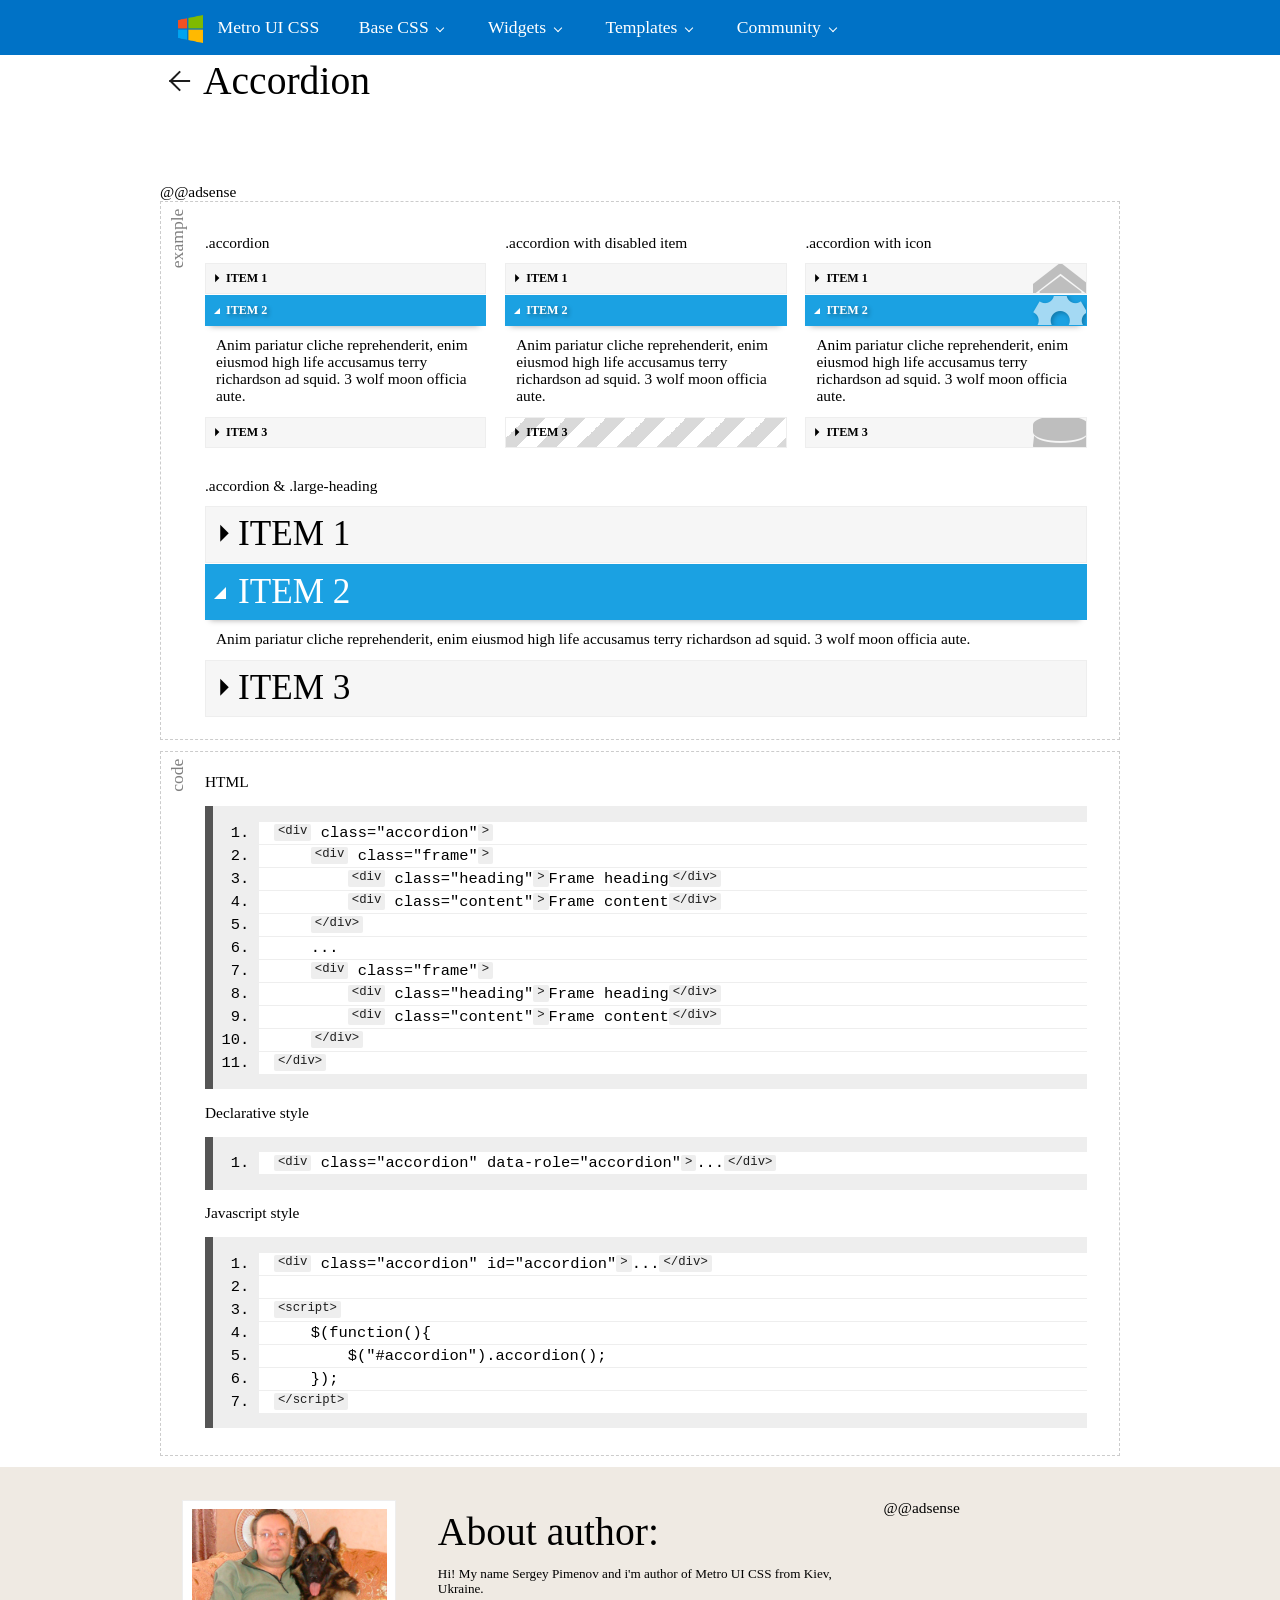
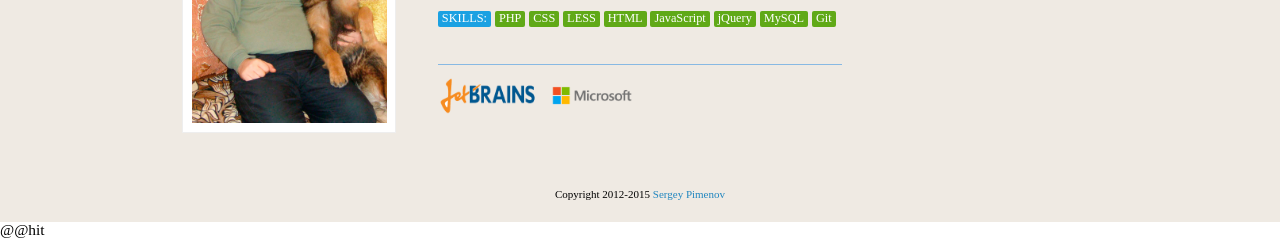
<file: Project/master/docs/accordion.html>
<!DOCTYPE html>
<html>
<head lang="en">
    <meta charset="UTF-8">
    <meta http-equiv="X-UA-Compatible" content="IE=edge">
    <meta name="viewport" content="width=device-width, initial-scale=1.0, maximum-scale=1.0, user-scalable=no">
    <meta name="description" content="Metro, a sleek, intuitive, and powerful framework for faster and easier web development for Windows Metro Style.">
    <meta name="keywords" content="HTML, CSS, JS, JavaScript, framework, metro, front-end, frontend, web development">
    <meta name="author" content="Sergey Pimenov and Metro UI CSS contributors">

    <link rel='shortcut icon' type='image/x-icon' href='favicon.ico' />
    <title>Accordion :: Metro UI CSS - The front-end framework for developing projects on the web in Windows Metro Style</title>

    <link href="css/metro.css" rel="stylesheet">
    <link href="css/metro-icons.css" rel="stylesheet">

    <link href="css/docs.css" rel="stylesheet">

    <script src="js/jquery-2.1.3.min.js"></script>
    <script src="js/metro.js"></script>
    <script src="js/docs.js"></script>
    <script src="js/prettify/run_prettify.js"></script>
    <script src="js/ga.js"></script>
    <script async src="//pagead2.googlesyndication.com/pagead/js/adsbygoogle.js"></script>

</head>
<body onload="init()">
    <div class="container page-content">
        <h1><a href="index.html" class="nav-button transform"><span></span></a>&nbsp;Accordion</h1>

        @@adsense

        <div class="example" data-text="example">
            <div class="grid">
                <div class="row cells3">
                    <div class="cell">
                        <h5>.accordion</h5>
                        <div class="accordion" data-role="accordion" data-close-any="true">
                            <div class="frame">
                                <div class="heading">Item 1</div>
                                <div class="content">
                                    Duis autem vel eum iriure dolor in hendrerit in vulputate. Ut wisi enim ad minim veniam, quis nostrud exerci tation ullamcorper suscipit lobortis nisl ut.
                                </div>
                            </div>
                            <div class="frame active">
                                <div class="heading">Item 2</div>
                                <div class="content">
                                    Anim pariatur cliche reprehenderit, enim eiusmod high life accusamus terry richardson ad squid. 3 wolf moon officia aute.
                                </div>
                            </div>
                            <div class="frame">
                                <div class="heading">Item 3</div>
                                <div class="content">
                                    Lorem Ipsum is simply dummy text of the printing and typesetting industry. Lorem Ipsum has been the industry's standard dummy text ever since the 1500s.
                                </div>
                            </div>
                        </div>
                    </div>

                    <div class="cell">
                        <h5>.accordion with disabled item</h5>
                        <div class="accordion" data-role="accordion">
                            <div class="frame">
                                <div class="heading">Item 1</div>
                                <div class="content">
                                    Duis autem vel eum iriure dolor in hendrerit in vulputate. Ut wisi enim ad minim veniam, quis nostrud exerci tation ullamcorper suscipit lobortis nisl ut.
                                </div>
                            </div>
                            <div class="frame active">
                                <div class="heading">Item 2</div>
                                <div class="content">
                                    Anim pariatur cliche reprehenderit, enim eiusmod high life accusamus terry richardson ad squid. 3 wolf moon officia aute.
                                </div>
                            </div>
                            <div class="frame disabled">
                                <div class="heading">Item 3</div>
                                <div class="content">
                                    Lorem Ipsum is simply dummy text of the printing and typesetting industry. Lorem Ipsum has been the industry's standard dummy text ever since the 1500s.
                                </div>
                            </div>
                        </div>
                    </div>

                    <div class="cell">
                        <h5>.accordion with icon</h5>
                        <div class="accordion" data-role="accordion">
                            <div class="frame">
                                <div class="heading">Item 1<span class="mif-home icon"></span></div>
                                <div class="content">
                                    Duis autem vel eum iriure dolor in hendrerit in vulputate. Ut wisi enim ad minim veniam, quis nostrud exerci tation ullamcorper suscipit lobortis nisl ut.
                                </div>
                            </div>
                            <div class="frame active">
                                <div class="heading">Item 2<span class="mif-cog icon"></span></div>
                                <div class="content">
                                    Anim pariatur cliche reprehenderit, enim eiusmod high life accusamus terry richardson ad squid. 3 wolf moon officia aute.
                                </div>
                            </div>
                            <div class="frame">
                                <div class="heading">Item 3<span class="mif-database icon"></span></div>
                                <div class="content">
                                    Lorem Ipsum is simply dummy text of the printing and typesetting industry. Lorem Ipsum has been the industry's standard dummy text ever since the 1500s.
                                </div>
                            </div>
                        </div>
                    </div>
                </div>

                <div class="row">
                    <div class="cell">
                        <h5>.accordion & .large-heading</h5>
                        <div class="accordion large-heading" data-role="accordion">
                            <div class="frame">
                                <div class="heading">Item 1</div>
                                <div class="content">
                                    Duis autem vel eum iriure dolor in hendrerit in vulputate. Ut wisi enim ad minim veniam, quis nostrud exerci tation ullamcorper suscipit lobortis nisl ut.
                                </div>
                            </div>
                            <div class="frame active">
                                <div class="heading">Item 2</div>
                                <div class="content">
                                    Anim pariatur cliche reprehenderit, enim eiusmod high life accusamus terry richardson ad squid. 3 wolf moon officia aute.
                                </div>
                            </div>
                            <div class="frame">
                                <div class="heading">Item 3</div>
                                <div class="content">
                                    Lorem Ipsum is simply dummy text of the printing and typesetting industry. Lorem Ipsum has been the industry's standard dummy text ever since the 1500s.
                                </div>
                            </div>
                        </div>
                    </div>
                </div>
            </div>
        </div> <!-- End example -->

        <div class="example" data-text="code">
            <h5>HTML</h5>
            <pre class="prettyprint linenums"><code>
                &lt;div class="accordion"&gt;
                    &lt;div class="frame"&gt;
                        &lt;div class="heading"&gt;Frame heading&lt;/div&gt;
                        &lt;div class="content"&gt;Frame content&lt;/div&gt;
                    &lt;/div&gt;
                    ...
                    &lt;div class="frame"&gt;
                        &lt;div class="heading"&gt;Frame heading&lt;/div&gt;
                        &lt;div class="content"&gt;Frame content&lt;/div&gt;
                    &lt;/div&gt;
                &lt;/div&gt;
            </code></pre>
            <h5>Declarative style</h5>
            <pre class="prettyprint linenums"><code>
                &lt;div class="accordion" data-role="accordion"&gt;...&lt;/div&gt;
            </code></pre>
            <h5>Javascript style</h5>
            <pre class="prettyprint linenums"><code>
                &lt;div class="accordion" id="accordion"&gt;...&lt;/div&gt;

                &lt;script&gt;
                    $(function(){
                        $("#accordion").accordion();
                    });
                &lt;/script&gt;
            </code></pre>
        </div>
    </div>

    @@hit

</body>
</html>
</file>
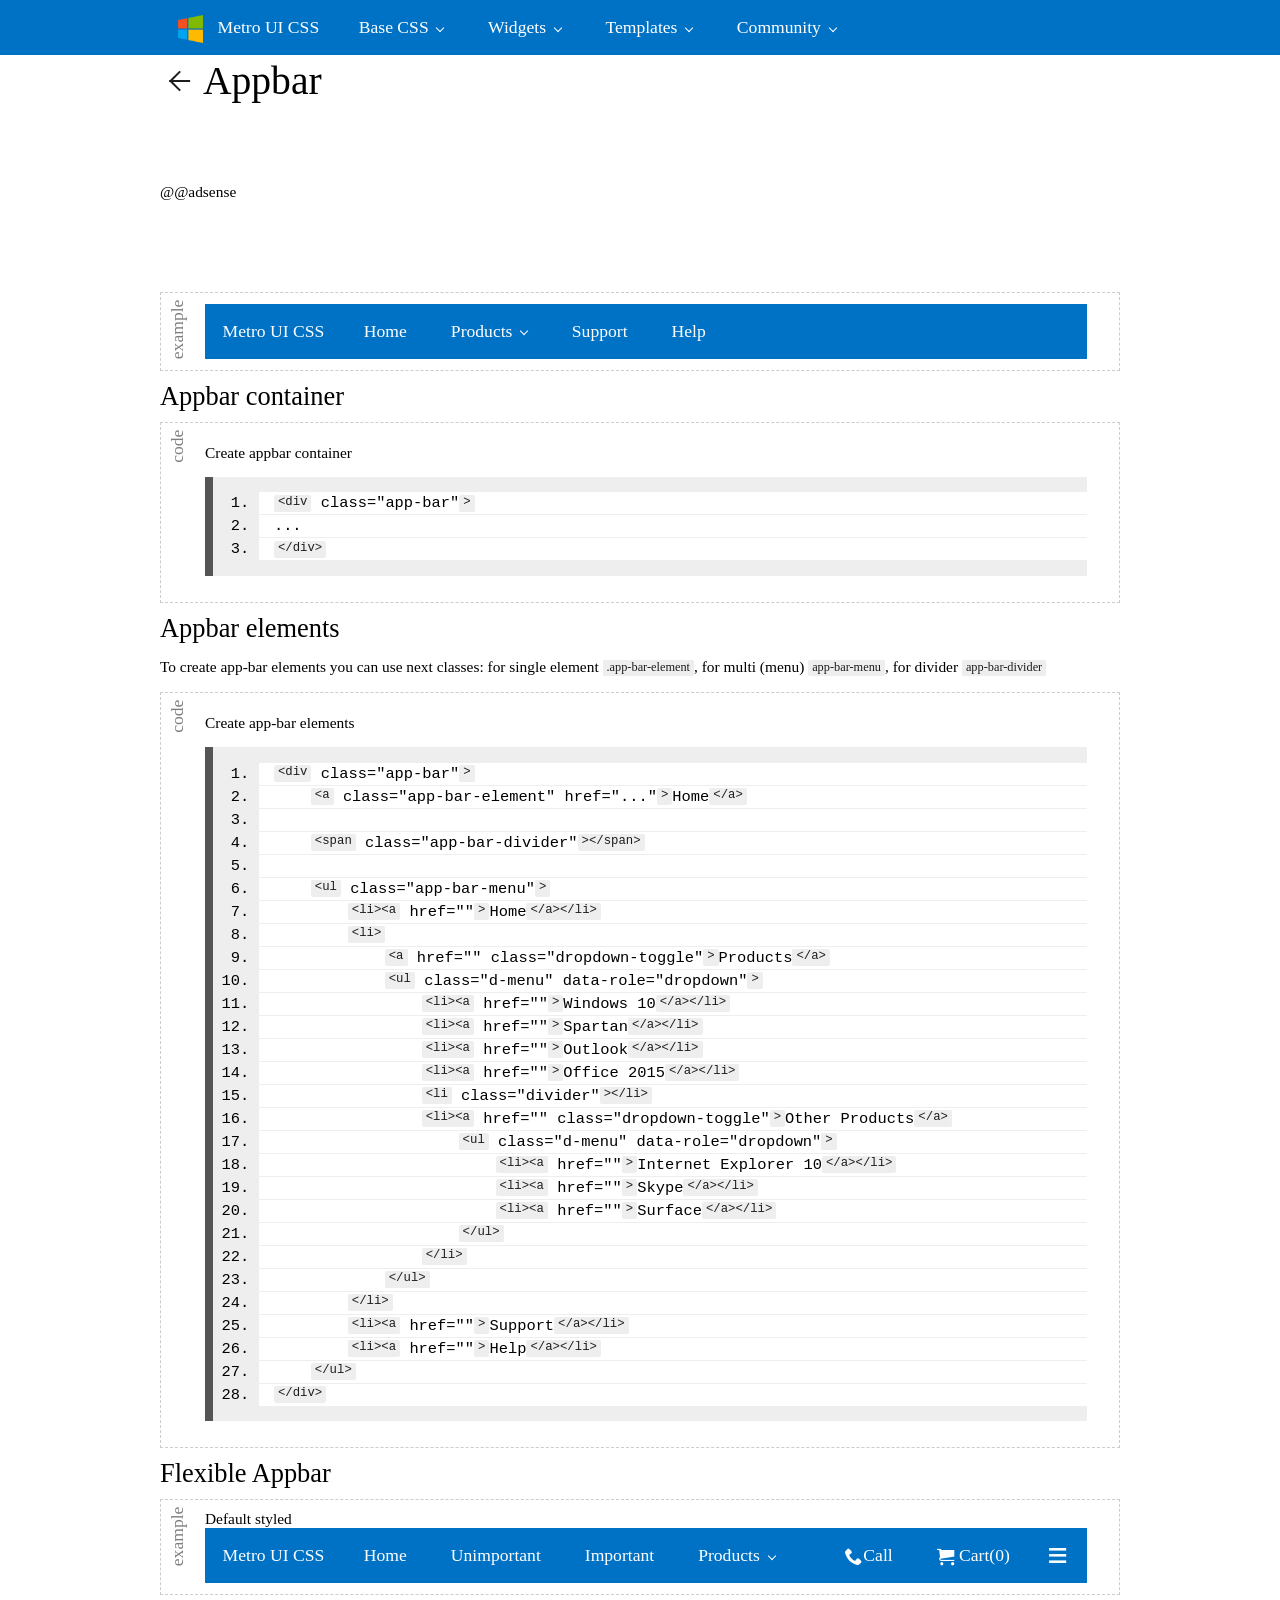
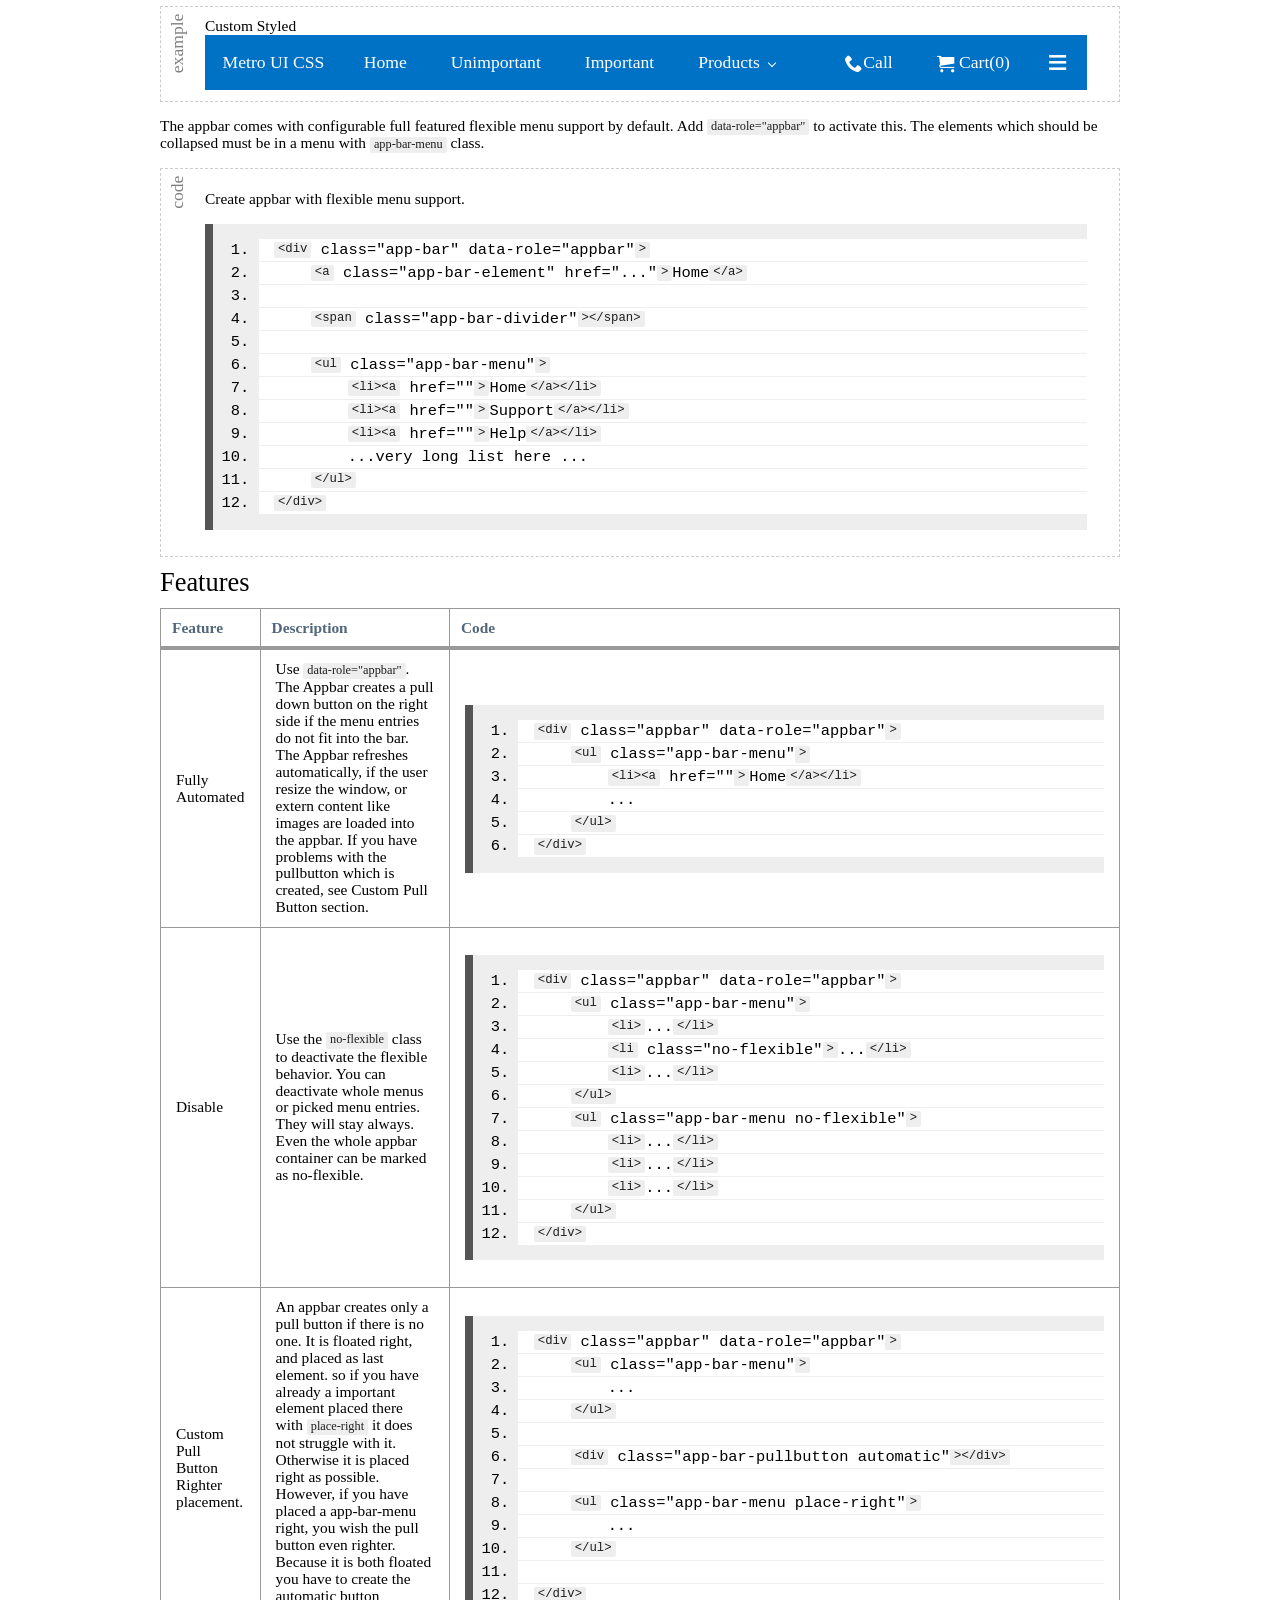
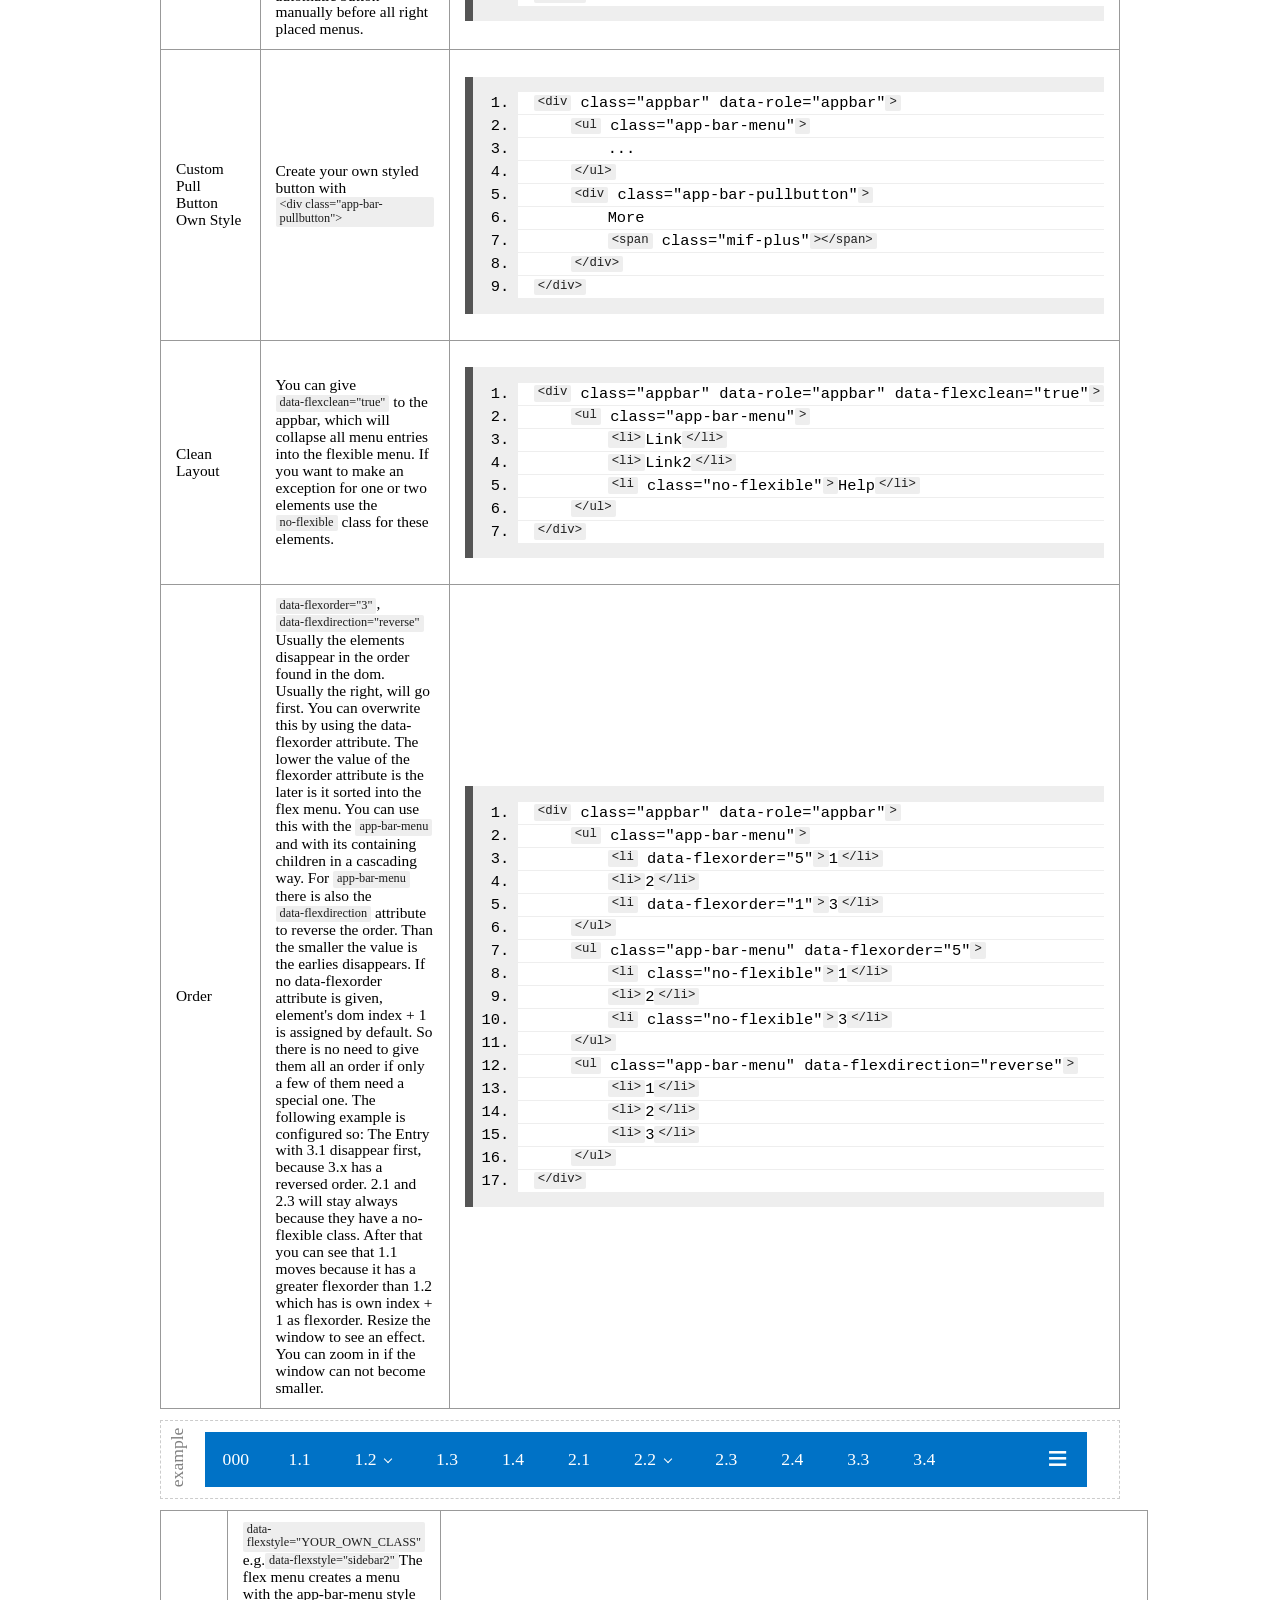
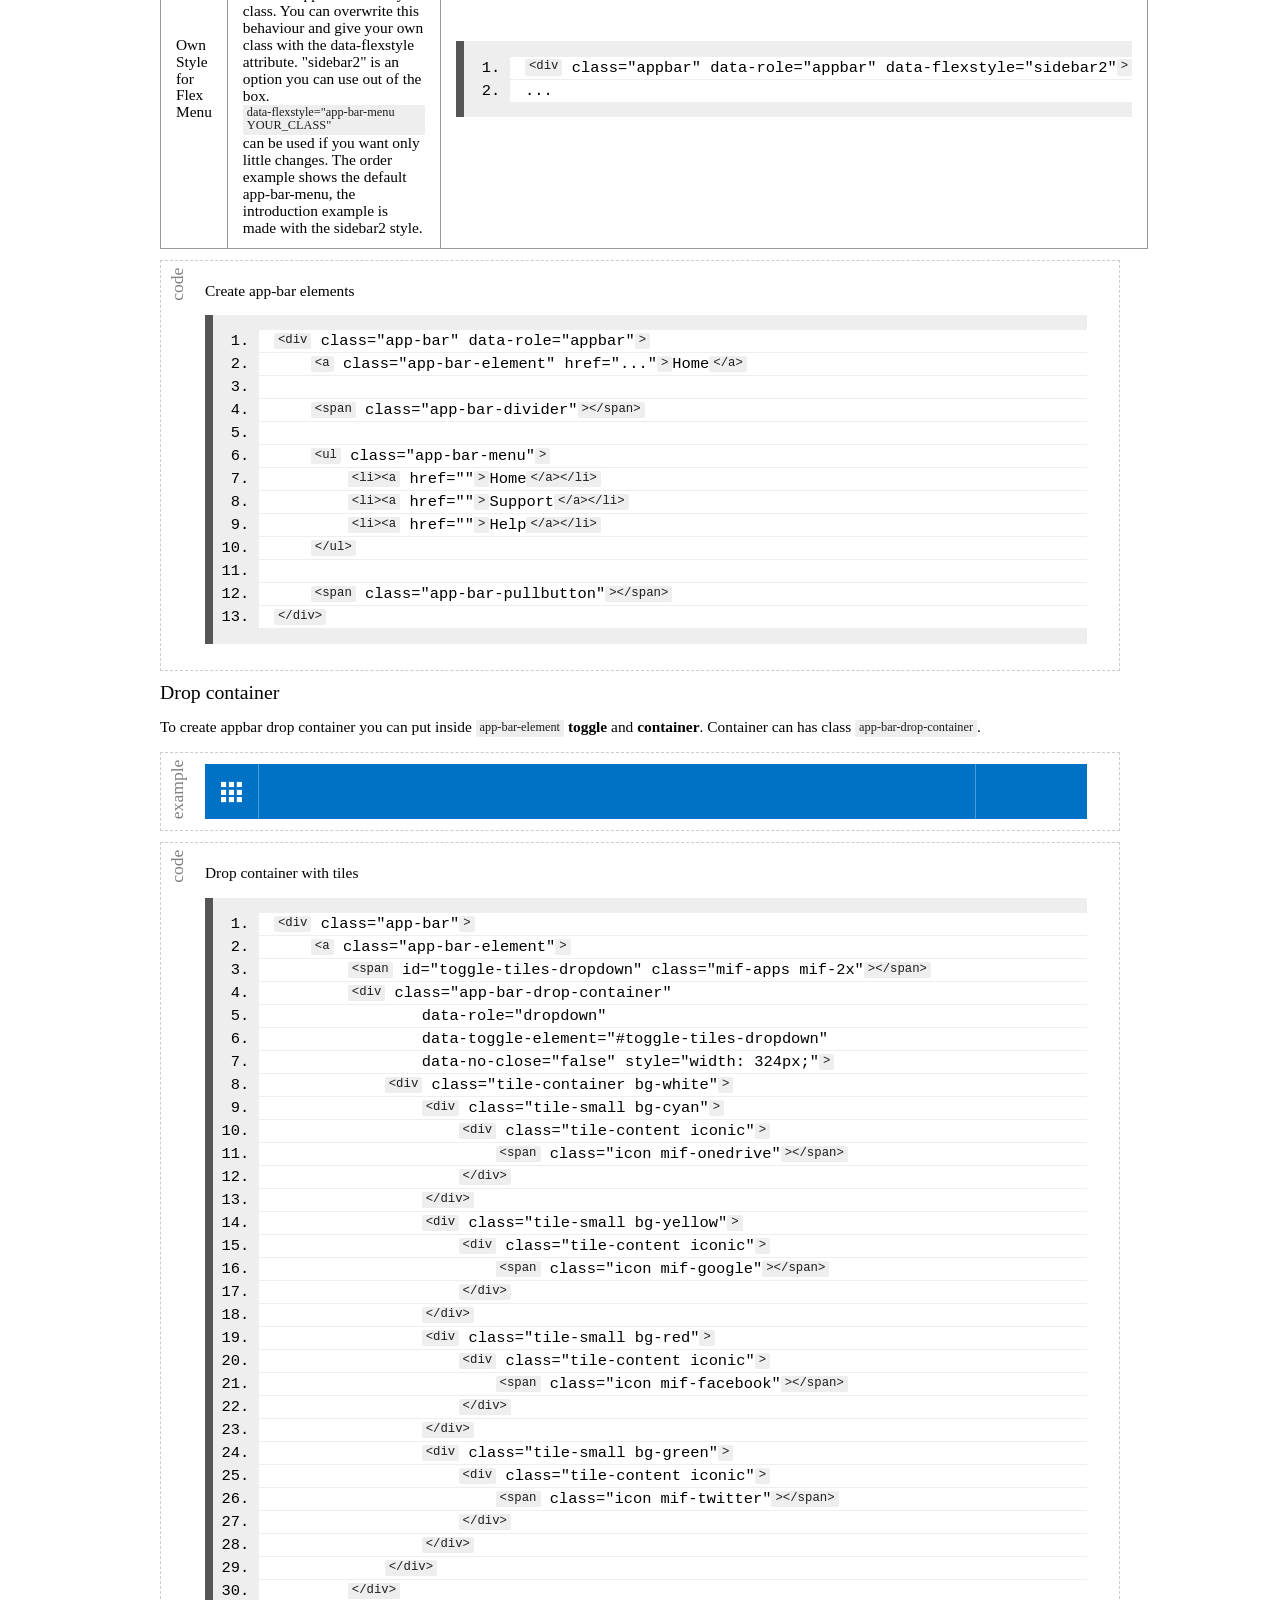
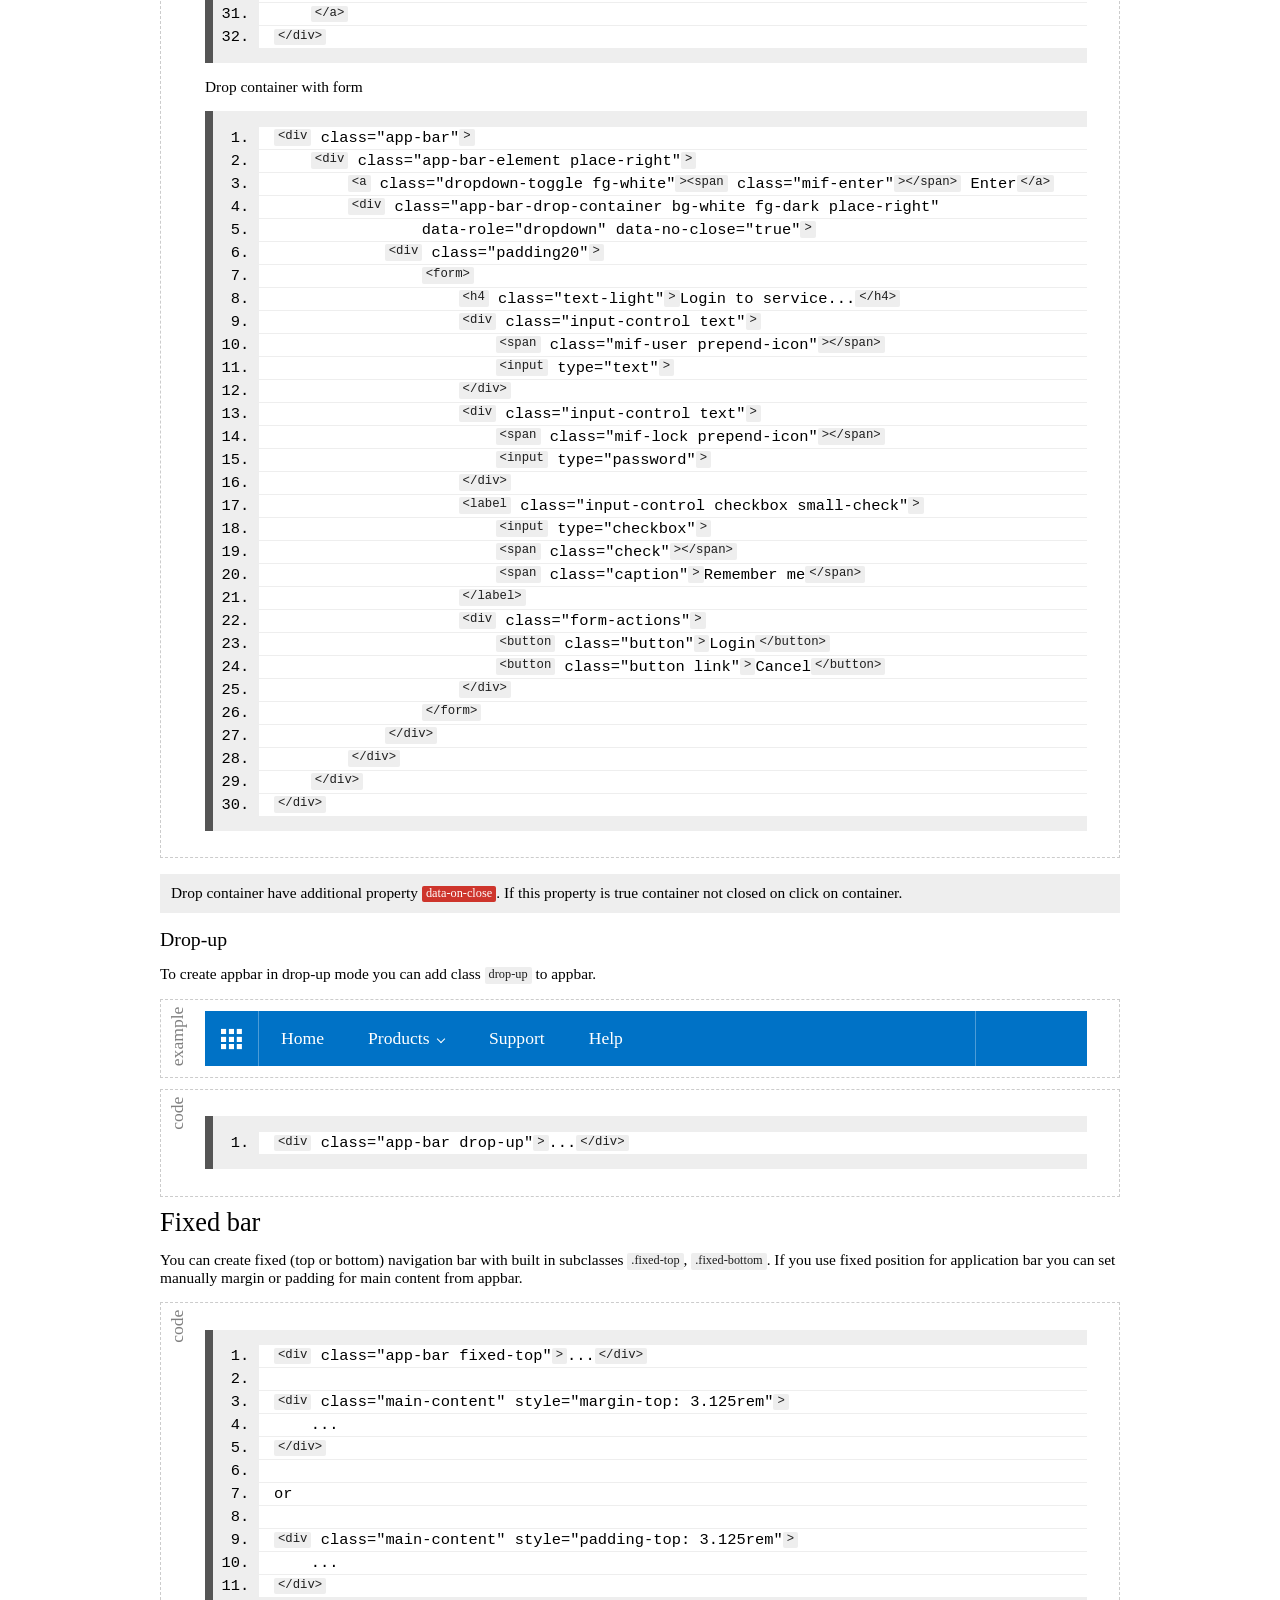
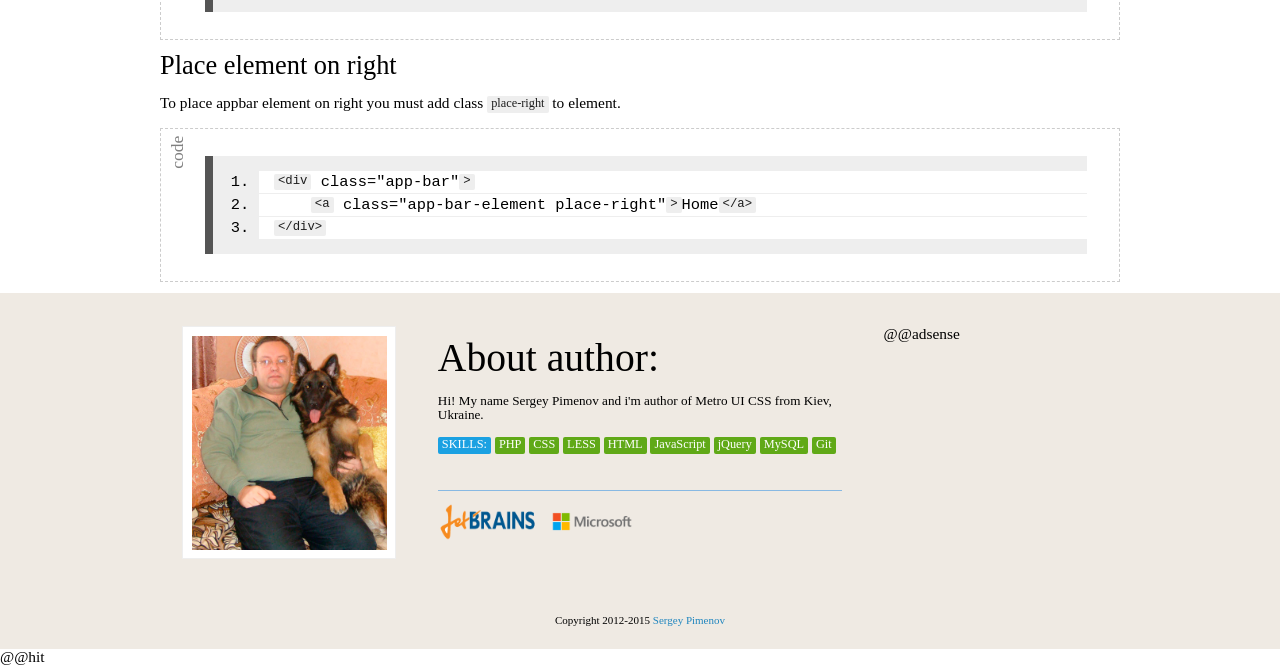
<file: Project/master/docs/appbar.html>
<!DOCTYPE html>
<html>
    <head lang="en">
        <meta charset="UTF-8">
        <meta http-equiv="X-UA-Compatible" content="IE=edge">
        <meta name="viewport" content="width=device-width, initial-scale=1.0, maximum-scale=1.0, user-scalable=no">
        <meta name="description" content="Metro, a sleek, intuitive, and powerful framework for faster and easier web development for Windows Metro Style.">
        <meta name="keywords" content="HTML, CSS, JS, JavaScript, framework, metro, front-end, frontend, web development">
        <meta name="author" content="Sergey Pimenov and Metro UI CSS contributors">

        <link rel='shortcut icon' type='image/x-icon' href='favicon.ico' />
        <title>Appbar :: Metro UI CSS - The front-end framework for developing projects on the web in Windows Metro Style</title>

        <link href="css/metro.css" rel="stylesheet">
        <link href="css/metro-icons.css" rel="stylesheet">
        <link href="css/docs.css" rel="stylesheet">

        <script src="js/jquery-2.1.3.min.js"></script>
        <script src="js/metro.js"></script>
        <script src="js/docs.js"></script>
        <script src="js/prettify/run_prettify.js"></script>
        <script src="js/ga.js"></script>
        <script async src="//pagead2.googlesyndication.com/pagead/js/adsbygoogle.js"></script>


    </head>
    <body onload="init()">
        <div class="container page-content">
            <h1><a href="index.html" class="nav-button transform"><span></span></a>&nbsp;Appbar</h1>

            @@adsense

            <div class="padding10 bg-lighterBlue fg-white margin10 no-margin-right no-margin-left align-center">
                Special thanks to <a href="http://xiphe.com" class="text-accent text-bold fg-white">Daniel Milbrandt</a> for adding flexible to appbar.
            </div>

            <div class="example" data-text="example">

                <div class="app-bar" data-role="appbar">

                    <a class="app-bar-element branding">Metro UI CSS</a>

                    <ul class="app-bar-menu">
                        <li><a href="">Home</a></li>
                        <li>
                            <a href="" class="dropdown-toggle">Products</a>
                            <ul class="d-menu" data-role="dropdown">
                                <li><a href="">Windows 10</a></li>
                                <li><a href="">Spartan</a></li>
                                <li><a href="">Outlook</a></li>
                                <li><a href="">Office 2015</a></li>
                                <li class="divider"></li>
                                <li><a href="" class="dropdown-toggle">Other Products</a>
                                    <ul class="d-menu" data-role="dropdown">
                                        <li><a href="">Internet Explorer 10</a></li>
                                        <li><a href="">Skype</a></li>
                                        <li><a href="">Surface</a></li>
                                    </ul>
                                </li>
                            </ul>
                        </li>
                        <li><a href="">Support</a></li>
                        <li><a href="">Help</a></li>
                    </ul>

                </div>
            </div>

            <h3>Appbar container</h3>
            <div class="example" data-text="code">
                <h5>Create appbar container</h5>
                <pre class="prettyprint linenums"><code>
                &lt;div class="app-bar"&gt;
                ...
                &lt;/div&gt;
            </code></pre>
            </div>

            <h3>Appbar elements</h3>
            <p>
                To create app-bar elements you can use next classes: for single element <span class="tag">.app-bar-element</span>, for multi (menu) <span class="tag">app-bar-menu</span>, for divider <span class="tag">app-bar-divider</span>
            </p>

            <div class="example" data-text="code">
                <h5>Create app-bar elements</h5>
                <pre class="prettyprint linenums"><code>
                &lt;div class="app-bar"&gt;
                    &lt;a class="app-bar-element" href="..."&gt;Home&lt;/a&gt;

                    &lt;span class="app-bar-divider"&gt;&lt;/span&gt;

                    &lt;ul class="app-bar-menu"&gt;
                        &lt;li&gt;&lt;a href=""&gt;Home&lt;/a&gt;&lt;/li&gt;
                        &lt;li&gt;
                            &lt;a href="" class="dropdown-toggle"&gt;Products&lt;/a&gt;
                            &lt;ul class="d-menu" data-role="dropdown"&gt;
                                &lt;li&gt;&lt;a href=""&gt;Windows 10&lt;/a&gt;&lt;/li&gt;
                                &lt;li&gt;&lt;a href=""&gt;Spartan&lt;/a&gt;&lt;/li&gt;
                                &lt;li&gt;&lt;a href=""&gt;Outlook&lt;/a&gt;&lt;/li&gt;
                                &lt;li&gt;&lt;a href=""&gt;Office 2015&lt;/a&gt;&lt;/li&gt;
                                &lt;li class="divider"&gt;&lt;/li&gt;
                                &lt;li&gt;&lt;a href="" class="dropdown-toggle"&gt;Other Products&lt;/a&gt;
                                    &lt;ul class="d-menu" data-role="dropdown"&gt;
                                        &lt;li&gt;&lt;a href=""&gt;Internet Explorer 10&lt;/a&gt;&lt;/li&gt;
                                        &lt;li&gt;&lt;a href=""&gt;Skype&lt;/a&gt;&lt;/li&gt;
                                        &lt;li&gt;&lt;a href=""&gt;Surface&lt;/a&gt;&lt;/li&gt;
                                    &lt;/ul&gt;
                                &lt;/li&gt;
                            &lt;/ul&gt;
                        &lt;/li&gt;
                        &lt;li&gt;&lt;a href=""&gt;Support&lt;/a&gt;&lt;/li&gt;
                        &lt;li&gt;&lt;a href=""&gt;Help&lt;/a&gt;&lt;/li&gt;
                    &lt;/ul&gt;
                &lt;/div&gt;
            </code></pre>
            </div>

            <h3>Flexible Appbar</h3>
            <div class="example" data-text="example">
                Default styled
                <div class="app-bar" data-role="appbar">

                    <a class="app-bar-element branding">Metro UI CSS</a>

                    <ul class="app-bar-menu">
                        <li><a href="">Home</a></li>
                        <li data-flexorder="2"><a href="">Unimportant</a></li>
                        <li data-flexorder="1"><a href="">Important</a></li>
                        <li>
                            <a href="" class="dropdown-toggle">Products</a>
                            <ul class="d-menu" data-role="dropdown">
                                <li><a href="">Windows 10</a></li>
                                <li><a href="">Spartan</a></li>
                                <li><a href="">Outlook</a></li>
                                <li><a href="">Office 2015</a></li>
                                <li class="divider"></li>
                                <li><a href="" class="dropdown-toggle">Other Products</a>
                                    <ul class="d-menu" data-role="dropdown">
                                        <li><a href="">Internet Explorer 10</a></li>
                                        <li><a href="">Skype</a></li>
                                        <li><a href="">Surface</a></li>
                                    </ul>
                                </li>
                            </ul>
                        </li>
                    </ul>
                    <div class="app-bar-pullbutton automatic"></div>
                    <ul class="app-bar-menu place-right" data-flexdirection="reverse">
                        <li>
                            <div class="input-control text">
                                <input type="text" placeholder="Search...">
                            </div>
                        </li>
                        <li><a href=""><span class="mif-phone icon"></span>Call</a></li>
                        <li><a href=""><span class="mif-cart icon"></span> Cart(0)</a></li>
                    </ul>
                </div>
            </div>
            <div class="example" data-text="example">
                Custom Styled
                <div class="app-bar" data-role="appbar" data-flexstyle="sidebar2">

                    <a class="app-bar-element branding">Metro UI CSS</a>

                    <ul class="app-bar-menu">
                        <li><a href="">Home</a></li>
                        <li data-flexorder="2"><a href="">Unimportant</a></li>
                        <li data-flexorder="1"><a href="">Important</a></li>
                        <li>
                            <a href="" class="dropdown-toggle">Products</a>
                            <ul class="d-menu" data-role="dropdown">
                                <li><a href="">Windows 10</a></li>
                                <li><a href="">Spartan</a></li>
                                <li><a href="">Outlook</a></li>
                                <li><a href="">Office 2015</a></li>
                                <li class="divider"></li>
                                <li><a href="" class="dropdown-toggle">Other Products</a>
                                    <ul class="d-menu" data-role="dropdown">
                                        <li><a href="">Internet Explorer 10</a></li>
                                        <li><a href="">Skype</a></li>
                                        <li><a href="">Surface</a></li>
                                    </ul>
                                </li>
                            </ul>
                        </li>
                    </ul>
                    <div class="app-bar-pullbutton automatic"></div>
                    <ul class="app-bar-menu place-right" data-flexdirection="reverse">
                        <li>
                            <div class="input-control text">
                                <input type="text" placeholder="Search...">
                            </div>
                        </li>
                        <li><a href=""><span class="mif-phone icon"></span>Call</a></li>
                        <li><a href=""><span class="mif-cart icon"></span> Cart(0)</a></li>
                    </ul>
                </div>
            </div>
            <p>
                The appbar comes with configurable full featured flexible menu support by default. Add <span class="tag">data-role="appbar"</span> to activate this. The elements which should be collapsed must be in a menu with <span class="tag">app-bar-menu</span> class.
            </p>
            <div class="example" data-text="code">
                <h5>Create appbar with flexible menu support.</h5>
                <pre class="prettyprint linenums"><code>
                    &lt;div class="app-bar" data-role="appbar"&gt;
                        &lt;a class="app-bar-element" href="..."&gt;Home&lt;/a&gt;

                        &lt;span class="app-bar-divider"&gt;&lt;/span&gt;

                        &lt;ul class="app-bar-menu"&gt;
                            &lt;li&gt;&lt;a href=""&gt;Home&lt;/a&gt;&lt;/li&gt;
                            &lt;li&gt;&lt;a href=""&gt;Support&lt;/a&gt;&lt;/li&gt;
                            &lt;li&gt;&lt;a href=""&gt;Help&lt;/a&gt;&lt;/li&gt;
                            ...very long list here ...
                        &lt;/ul&gt;
                    &lt;/div&gt;
                </code></pre>
            </div>

            <h3>Features</h3>
            <table class="table bordered border">
                <thead>
                    <tr>
                        <td>Feature</td>
                        <td>Description</td>
                        <td>Code</td>
                    </tr>
                </thead>
                <tbody>
                    <tr>
                        <td>Fully Automated</td>
                        <td>
                            Use <span class="tag">data-role="appbar"</span>. The Appbar creates a pull down button on the right side if the menu entries do not fit into the bar.
                            The Appbar refreshes automatically, if the user resize the window, or extern content like images are loaded into the appbar. If you have problems with the pullbutton which is created, see Custom Pull Button section.
                        </td>
                        <td>
                            <pre class="prettyprint linenums"><code>
                                &lt;div class=&quot;appbar&quot; data-role=&quot;appbar&quot;&gt;
                                    &lt;ul class=&quot;app-bar-menu&quot;&gt;
                                        &lt;li&gt;&lt;a href=&quot;&quot;&gt;Home&lt;/a&gt;&lt;/li&gt;
                                        ...
                                    &lt;/ul&gt;
                                &lt;/div&gt;
                            </code></pre>
                        </td>
                    </tr>

                    <tr>
                        <td>Disable</td>
                        <td>Use the <span class="tag">no-flexible</span> class to deactivate the flexible behavior. You can deactivate whole menus or picked menu entries. They will stay always. Even the whole appbar container can be marked as no-flexible. 
                        </td>
                        <td>
                            <pre class="prettyprint linenums"><code>
                                &lt;div class=&quot;appbar&quot; data-role=&quot;appbar&quot;&gt;
                                    &lt;ul class=&quot;app-bar-menu&quot;&gt;
                                        &lt;li&gt;...&lt;/li&gt;
                                        &lt;li class=&quot;no-flexible&quot;&gt;...&lt;/li&gt;
                                        &lt;li&gt;...&lt;/li&gt;
                                    &lt;/ul&gt;
                                    &lt;ul class=&quot;app-bar-menu no-flexible&quot;&gt;
                                        &lt;li&gt;...&lt;/li&gt;
                                        &lt;li&gt;...&lt;/li&gt;
                                        &lt;li&gt;...&lt;/li&gt;
                                    &lt;/ul&gt;
                                &lt;/div&gt;
                            </code></pre>
                        </td>
                    </tr>
                    <tr>
                        <td>Custom Pull Button<br /> Righter placement.</td>
                        <td>An appbar creates only a pull button if there is no one. It is floated right, and placed as last element. so if you have already a important element placed there with <span class="tag">place-right</span> it does not struggle with it. Otherwise it is placed right as possible. However, if you have placed a app-bar-menu right, you wish the pull button even righter. Because it is both floated you have to create the automatic button manually before all right placed menus.</td>
                        <td>
                            <pre class="prettyprint linenums"><code>
                                &lt;div class=&quot;appbar&quot; data-role=&quot;appbar&quot;&gt;
                                    &lt;ul class=&quot;app-bar-menu&quot;&gt;
                                        ...
                                    &lt;/ul&gt;

                                    &lt;div class=&quot;app-bar-pullbutton automatic&quot;&gt;&lt;/div&gt;

                                    &lt;ul class=&quot;app-bar-menu place-right&quot;&gt;
                                        ...
                                    &lt;/ul&gt;
                                    
                                &lt;/div&gt;
                            </code></pre>
                        </td>
                    </tr>
                    <tr>
                        <td>Custom Pull Button<br /> Own Style</td>
                        <td>Create your own styled button with <span class="tag">&lt;div class=&quot;app-bar-pullbutton&quot;&gt;</span></td>
                        <td>
                            <pre class="prettyprint linenums"><code>
                                &lt;div class=&quot;appbar&quot; data-role=&quot;appbar&quot;&gt;
                                    &lt;ul class=&quot;app-bar-menu&quot;&gt;
                                        ...
                                    &lt;/ul&gt;
                                    &lt;div class=&quot;app-bar-pullbutton&quot;&gt;
                                        More
                                        &lt;span class=&quot;mif-plus&quot;&gt;&lt;/span&gt;
                                    &lt;/div&gt;
                                &lt;/div&gt;
                            </code></pre>
                        </td>
                    </tr>
                    <tr>
                        <td>Clean Layout</td>
                        <td>You can give <span class="tag">data-flexclean="true"</span> to the appbar, which will collapse all menu entries into the flexible menu. If you want to make an exception for one or two elements use the <span class="tag">no-flexible</span> class for these elements.</td>
                        <td>
                            <pre class="prettyprint linenums"><code>
                                &lt;div class=&quot;appbar&quot; data-role=&quot;appbar&quot; data-flexclean=&quot;true&quot;&gt;
                                    &lt;ul class=&quot;app-bar-menu&quot;&gt;
                                        &lt;li&gt;Link&lt;/li&gt;
                                        &lt;li&gt;Link2&lt;/li&gt;
                                        &lt;li class=&quot;no-flexible&quot;&gt;Help&lt;/li&gt;
                                    &lt;/ul&gt;
                                &lt;/div&gt;
                            </code></pre>
                        </td>
                    </tr>
                    <tr>
                        <td>Order</td>
                        <td><span class="tag">data-flexorder="3"</span>, <span class="tag">data-flexdirection="reverse"</span>Usually the elements disappear in the order found in the dom. Usually the right, will go first. You can overwrite this by using the data-flexorder attribute. The lower the value of the flexorder attribute is the later is it sorted into the flex menu. You can use this with the <span class="tag">app-bar-menu</span> and with its containing children in a cascading way. For <span class="tag">app-bar-menu</span> there is also the <span class="tag">data-flexdirection</span> attribute to reverse the order. Than the smaller the value is the earlies disappears. If no data-flexorder attribute is given, element's dom index + 1 is assigned by default. So there is no need to give them all an order if only a few of them need a special one. The following example is configured so: The Entry with 3.1 disappear first, because 3.x has a reversed order. 2.1 and 2.3 will stay always because they have a no-flexible class. After that you can see that 1.1 moves because it has a greater flexorder than 1.2 which has is own index + 1 as flexorder. Resize the window to see an effect. You can zoom in if the window can not become smaller.</td>
                        <td>
                            <pre class="prettyprint linenums"><code>
                                &lt;div class=&quot;appbar&quot; data-role=&quot;appbar&quot;&gt;
                                    &lt;ul class=&quot;app-bar-menu&quot;&gt;
                                        &lt;li data-flexorder=&quot;5&quot;&gt;1&lt;/li&gt;
                                        &lt;li&gt;2&lt;/li&gt;
                                        &lt;li data-flexorder=&quot;1&quot;&gt;3&lt;/li&gt;
                                    &lt;/ul&gt;
                                    &lt;ul class=&quot;app-bar-menu&quot; data-flexorder=&quot;5&quot;&gt;
                                        &lt;li class=&quot;no-flexible&quot;&gt;1&lt;/li&gt;
                                        &lt;li&gt;2&lt;/li&gt;
                                        &lt;li class=&quot;no-flexible&quot;&gt;3&lt;/li&gt;
                                    &lt;/ul&gt;
                                    &lt;ul class=&quot;app-bar-menu&quot; data-flexdirection=&quot;reverse&quot;&gt;
                                        &lt;li&gt;1&lt;/li&gt;
                                        &lt;li&gt;2&lt;/li&gt;
                                        &lt;li&gt;3&lt;/li&gt;
                                    &lt;/ul&gt;
                                &lt;/div&gt;
                            </code></pre>
                        </td>
                    </tr>
                </tbody>
            </table>
            <td colspan="3">
                <div class="example" data-text="example">

                    <div class="app-bar" data-role="appbar">

                        <a class="app-bar-element branding">000</a>

                        <ul class="app-bar-menu">
                            <li data-flexorder="5"><a href="" data-flexorder="3">1.1</a></li>
                            <li>
                                <a href="" class="dropdown-toggle">1.2</a>
                                <ul class="d-menu" data-role="dropdown">
                                    <li><a href="">1.2.1</a></li>
                                    <li><a href="">1.2.2</a></li>
                                    <li><a href="">1.2.3</a></li>
                                    <li><a href="">1.2.4</a></li>
                                    <li class="divider"></li>
                                    <li><a href="" class="dropdown-toggle">1.2.5</a>
                                        <ul class="d-menu" data-role="dropdown">
                                            <li><a href="">1.2.5.1</a></li>
                                            <li><a href="">1.2.5.2</a></li>
                                            <li><a href="">1.2.5.3</a></li>
                                        </ul>
                                    </li>
                                </ul>
                            </li>
                            <li data-flexorder="3"><a href="" data-flexorder="3">1.3</a></li>
                            <li><a href="" data-flexorder="6">1.4</a></li>
                        </ul>
                        <ul class="app-bar-menu">
                            <li class="no-flexible"><a href="">2.1</a></li>
                            <li>
                                <a href="" class="dropdown-toggle">2.2</a>
                                <ul class="d-menu" data-role="dropdown">
                                    <li><a href="">2.2.1</a></li>
                                    <li><a href="">2.2.2</a></li>
                                    <li><a href="">2.2.3</a></li>
                                    <li><a href="">2.2.4</a></li>
                                    <li class="divider"></li>
                                    <li><a href="" class="dropdown-toggle">2.2.4.1</a>
                                        <ul class="d-menu" data-role="dropdown">
                                            <li><a href="">2.2.4.2</a></li>
                                            <li><a href="">2.2.4.3</a></li>
                                            <li><a href="">2.2.4.4</a></li>
                                        </ul>
                                    </li>
                                </ul>
                            </li>
                            <li class="no-flexible"><a href="">2.3</a></li>
                            <li class=""><a href="">2.4</a></li>
                        </ul>
                        <ul class="app-bar-menu" data-flexdirection="reverse">
                            <li><a href="">3.1</a></li>
                            <li>
                                <a href="" class="dropdown-toggle">3.2</a>
                                <ul class="d-menu" data-role="dropdown">
                                    <li><a href="">3.2.1</a></li>
                                    <li><a href="">3.2.2</a></li>
                                    <li><a href="">3.2.3</a></li>
                                    <li><a href="">3.2.4</a></li>
                                </ul>
                            </li>
                            <li><a href="">3.3</a></li>
                            <li class=""><a href="">3.4</a></li>
                        </ul>
                    </div>
                </div>
                <table class="table bordered border">
                    <thead>
                    </thead>
                    <tbody>
                        <tr>
                            <td>Own Style for Flex Menu</td>
                            <td><span class="tag">data-flexstyle="YOUR_OWN_CLASS"</span> e.g.<span class="tag">data-flexstyle="sidebar2"</span>The flex menu creates a menu with the app-bar-menu style class. You can overwrite this behaviour and give your own class with the data-flexstyle attribute. "sidebar2" is an option you can use out of the box. <span class="tag">data-flexstyle="app-bar-menu YOUR_CLASS"</span> can be used if you want only little changes. The order example shows the default app-bar-menu, the introduction example is made with the sidebar2 style.</td>
                            <td>
                                <pre class="prettyprint linenums"><code>
                                &lt;div class=&quot;appbar&quot; data-role=&quot;appbar&quot; data-flexstyle=&quot;sidebar2&quot;&gt;
                                ...
                                </code></pre>
                            </td>
                        </tr>
                    </tbody>
                </table>


                <div class="example" data-text="code">
                    <h5>Create app-bar elements</h5>
                    <pre class="prettyprint linenums"><code>
                &lt;div class="app-bar" data-role="appbar"&gt;
                    &lt;a class="app-bar-element" href="..."&gt;Home&lt;/a&gt;

                    &lt;span class="app-bar-divider"&gt;&lt;/span&gt;

                    &lt;ul class="app-bar-menu"&gt;
                        &lt;li&gt;&lt;a href=""&gt;Home&lt;/a&gt;&lt;/li&gt;
                        &lt;li&gt;&lt;a href=""&gt;Support&lt;/a&gt;&lt;/li&gt;
                        &lt;li&gt;&lt;a href=""&gt;Help&lt;/a&gt;&lt;/li&gt;
                    &lt;/ul&gt;

                    &lt;span class="app-bar-pullbutton"&gt;&lt;/span&gt;
                &lt;/div&gt;
            </code></pre>
                </div>

                <h4>Drop container</h4>

                <p>
                    To create appbar drop container you can put inside <span class="tag">app-bar-element</span> <strong>toggle</strong> and <strong>container</strong>. Container can has class <span class="tag">app-bar-drop-container</span>.
                </p>

                <div class="example" data-text="example">
                    <div class="app-bar">
                        <a class="app-bar-element">
                            <span id="toggle-tiles-dropdown" class="mif-apps mif-2x"></span>
                            <div class="app-bar-drop-container" data-role="dropdown" data-toggle-element="#toggle-tiles-dropdown" data-no-close="false" style="width: 324px;">
                                <div class="tile-container bg-white">
                                    <div class="tile-small bg-cyan">
                                        <div class="tile-content iconic">
                                            <span class="icon mif-onedrive"></span>
                                        </div>
                                    </div>
                                    <div class="tile-small bg-yellow">
                                        <div class="tile-content iconic">
                                            <span class="icon mif-google"></span>
                                        </div>
                                    </div>
                                    <div class="tile-small bg-red">
                                        <div class="tile-content iconic">
                                            <span class="icon mif-facebook"></span>
                                        </div>
                                    </div>
                                    <div class="tile-small bg-green">
                                        <div class="tile-content iconic">
                                            <span class="icon mif-twitter"></span>
                                        </div>
                                    </div>
                                </div>
                            </div>
                        </a>

                        <div class="app-bar-divider"></div>

                        <div class="app-bar-element place-right">
                            <a class="dropdown-toggle fg-white"><span class="mif-enter"></span> Enter</a>
                            <div class="app-bar-drop-container bg-white fg-dark place-right" data-role="dropdown" data-no-close="true">
                                <div class="padding20">
                                    <form>
                                        <h4 class="text-light">Login to service...</h4>
                                        <div class="input-control text">
                                            <span class="mif-user prepend-icon"></span>
                                            <input type="text">
                                        </div>
                                        <div class="input-control text">
                                            <span class="mif-lock prepend-icon"></span>
                                            <input type="password">
                                        </div>
                                        <label class="input-control checkbox small-check">
                                            <input type="checkbox">
                                            <span class="check"></span>
                                            <span class="caption">Remember me</span>
                                        </label>
                                        <div class="form-actions">
                                            <button class="button">Login</button>
                                            <button class="button link">Cancel</button>
                                        </div>
                                    </form>
                                </div>
                            </div>
                        </div>

                        <div class="app-bar-divider place-right"></div>
                    </div>
                </div>

                <div class="example" data-text="code">
                    <h5>Drop container with tiles</h5>
                    <pre class="prettyprint linenums"><code>
                &lt;div class="app-bar"&gt;
                    &lt;a class="app-bar-element"&gt;
                        &lt;span id="toggle-tiles-dropdown" class="mif-apps mif-2x"&gt;&lt;/span&gt;
                        &lt;div class="app-bar-drop-container"
                                data-role="dropdown"
                                data-toggle-element="#toggle-tiles-dropdown"
                                data-no-close="false" style="width: 324px;"&gt;
                            &lt;div class="tile-container bg-white"&gt;
                                &lt;div class="tile-small bg-cyan"&gt;
                                    &lt;div class="tile-content iconic"&gt;
                                        &lt;span class="icon mif-onedrive"&gt;&lt;/span&gt;
                                    &lt;/div&gt;
                                &lt;/div&gt;
                                &lt;div class="tile-small bg-yellow"&gt;
                                    &lt;div class="tile-content iconic"&gt;
                                        &lt;span class="icon mif-google"&gt;&lt;/span&gt;
                                    &lt;/div&gt;
                                &lt;/div&gt;
                                &lt;div class="tile-small bg-red"&gt;
                                    &lt;div class="tile-content iconic"&gt;
                                        &lt;span class="icon mif-facebook"&gt;&lt;/span&gt;
                                    &lt;/div&gt;
                                &lt;/div&gt;
                                &lt;div class="tile-small bg-green"&gt;
                                    &lt;div class="tile-content iconic"&gt;
                                        &lt;span class="icon mif-twitter"&gt;&lt;/span&gt;
                                    &lt;/div&gt;
                                &lt;/div&gt;
                            &lt;/div&gt;
                        &lt;/div&gt;
                    &lt;/a&gt;
                &lt;/div&gt;
            </code></pre>

                    <h5>Drop container with form</h5>
                    <pre class="prettyprint linenums"><code>
                &lt;div class="app-bar"&gt;
                    &lt;div class="app-bar-element place-right"&gt;
                        &lt;a class="dropdown-toggle fg-white"&gt;&lt;span class="mif-enter"&gt;&lt;/span&gt; Enter&lt;/a&gt;
                        &lt;div class="app-bar-drop-container bg-white fg-dark place-right"
                                data-role="dropdown" data-no-close="true"&gt;
                            &lt;div class="padding20"&gt;
                                &lt;form&gt;
                                    &lt;h4 class="text-light"&gt;Login to service...&lt;/h4&gt;
                                    &lt;div class="input-control text"&gt;
                                        &lt;span class="mif-user prepend-icon"&gt;&lt;/span&gt;
                                        &lt;input type="text"&gt;
                                    &lt;/div&gt;
                                    &lt;div class="input-control text"&gt;
                                        &lt;span class="mif-lock prepend-icon"&gt;&lt;/span&gt;
                                        &lt;input type="password"&gt;
                                    &lt;/div&gt;
                                    &lt;label class="input-control checkbox small-check"&gt;
                                        &lt;input type="checkbox"&gt;
                                        &lt;span class="check"&gt;&lt;/span&gt;
                                        &lt;span class="caption"&gt;Remember me&lt;/span&gt;
                                    &lt;/label&gt;
                                    &lt;div class="form-actions"&gt;
                                        &lt;button class="button"&gt;Login&lt;/button&gt;
                                        &lt;button class="button link"&gt;Cancel&lt;/button&gt;
                                    &lt;/div&gt;
                                &lt;/form&gt;
                            &lt;/div&gt;
                        &lt;/div&gt;
                    &lt;/div&gt;
                &lt;/div&gt;
            </code></pre>
                </div>

                <p class="padding10 bg-grayLighter">
                    Drop container have additional property <span class="tag alert">data-on-close</span>. If this property is true container not closed on click on container.
                </p>

                <h4>Drop-up</h4>

                <p>
                    To create appbar in drop-up mode you can add class <span class="tag">drop-up</span> to appbar.
                </p>

                <div class="example" data-text="example">
                    <div class="app-bar drop-up" data-role="appbar">
                        <a class="app-bar-element">
                            <span id="toggle-tiles-dropdown2" class="mif-apps mif-2x"></span>
                            <div class="app-bar-drop-container" data-role="dropdown" data-toggle-element="#toggle-tiles-dropdown2" data-no-close="false" style="width: 324px;">
                                <div class="tile-container bg-white">
                                    <div class="tile-small bg-cyan">
                                        <div class="tile-content iconic">
                                            <span class="icon mif-onedrive"></span>
                                        </div>
                                    </div>
                                    <div class="tile-small bg-yellow">
                                        <div class="tile-content iconic">
                                            <span class="icon mif-google"></span>
                                        </div>
                                    </div>
                                    <div class="tile-small bg-red">
                                        <div class="tile-content iconic">
                                            <span class="icon mif-facebook"></span>
                                        </div>
                                    </div>
                                    <div class="tile-small bg-green">
                                        <div class="tile-content iconic">
                                            <span class="icon mif-twitter"></span>
                                        </div>
                                    </div>
                                </div>
                            </div>
                        </a>

                        <div class="app-bar-divider"></div>
                        <ul class="app-bar-menu">
                            <li><a href="">Home</a></li>
                            <li>
                                <a href="" class="dropdown-toggle">Products</a>
                                <ul class="d-menu" data-role="dropdown">
                                    <li><a href="">Windows 10</a></li>
                                    <li><a href="">Spartan</a></li>
                                    <li><a href="">Outlook</a></li>
                                    <li><a href="">Office 2015</a></li>
                                    <li class="divider"></li>
                                    <li><a href="" class="dropdown-toggle">Other Products</a>
                                        <ul class="d-menu" data-role="dropdown">
                                            <li><a href="">Internet Explorer 10</a></li>
                                            <li><a href="">Skype</a></li>
                                            <li><a href="">Surface</a></li>
                                        </ul>
                                    </li>
                                </ul>
                            </li>
                            <li><a href="">Support</a></li>
                            <li><a href="">Help</a></li>
                        </ul>

                        <div class="app-bar-element place-right">
                            <a class="dropdown-toggle fg-white"><span class="mif-enter"></span> Enter</a>
                            <div class="app-bar-drop-container bg-white fg-dark place-right" data-role="dropdown" data-no-close="true">
                                <div class="padding20">
                                    <form>
                                        <h4 class="text-light">Login to service...</h4>
                                        <div class="input-control text">
                                            <span class="mif-user prepend-icon"></span>
                                            <input type="text">
                                        </div>
                                        <div class="input-control text">
                                            <span class="mif-lock prepend-icon"></span>
                                            <input type="password">
                                        </div>
                                        <label class="input-control checkbox small-check">
                                            <input type="checkbox">
                                            <span class="check"></span>
                                            <span class="caption">Remember me</span>
                                        </label>
                                        <div class="form-actions">
                                            <button class="button">Login</button>
                                            <button class="button link">Cancel</button>
                                        </div>
                                    </form>
                                </div>
                            </div>
                        </div>

                        <div class="app-bar-divider place-right"></div>
                    </div>
                </div>

                <div class="example" data-text="code">
                    <pre class="prettyprint linenums"><code>
                &lt;div class="app-bar drop-up"&gt;...&lt;/div&gt;
            </code></pre>
                </div>

                <h3>Fixed bar</h3>
                <p>
                    You can create fixed (top or bottom) navigation bar with built in subclasses <span class="tag">.fixed-top</span>, <span class="tag">.fixed-bottom</span>. If you use fixed position for application bar you can set manually margin or padding for main content from appbar.
                </p>

                <div class="example" data-text="code">
                    <pre class="prettyprint linenums"><code>
                &lt;div class="app-bar fixed-top"&gt;...&lt;/div&gt;

                &lt;div class="main-content" style="margin-top: 3.125rem"&gt;
                    ...
                &lt;/div&gt;

                or

                &lt;div class="main-content" style="padding-top: 3.125rem"&gt;
                    ...
                &lt;/div&gt;
            </code></pre>
                </div>

                <h3>Place element on right</h3>
                <p>
                    To place appbar element on right you must add class <span class="tag">place-right</span> to element.
                </p>

                <div class="example" data-text="code">
                    <pre class="prettyprint linenums"><code>
                &lt;div class="app-bar"&gt;
                    &lt;a class="app-bar-element place-right"&gt;Home&lt;/a&gt;
                &lt;/div&gt;
            </code></pre>
                </div>
        </div>

        @@hit

    </body>
</html>
</file>
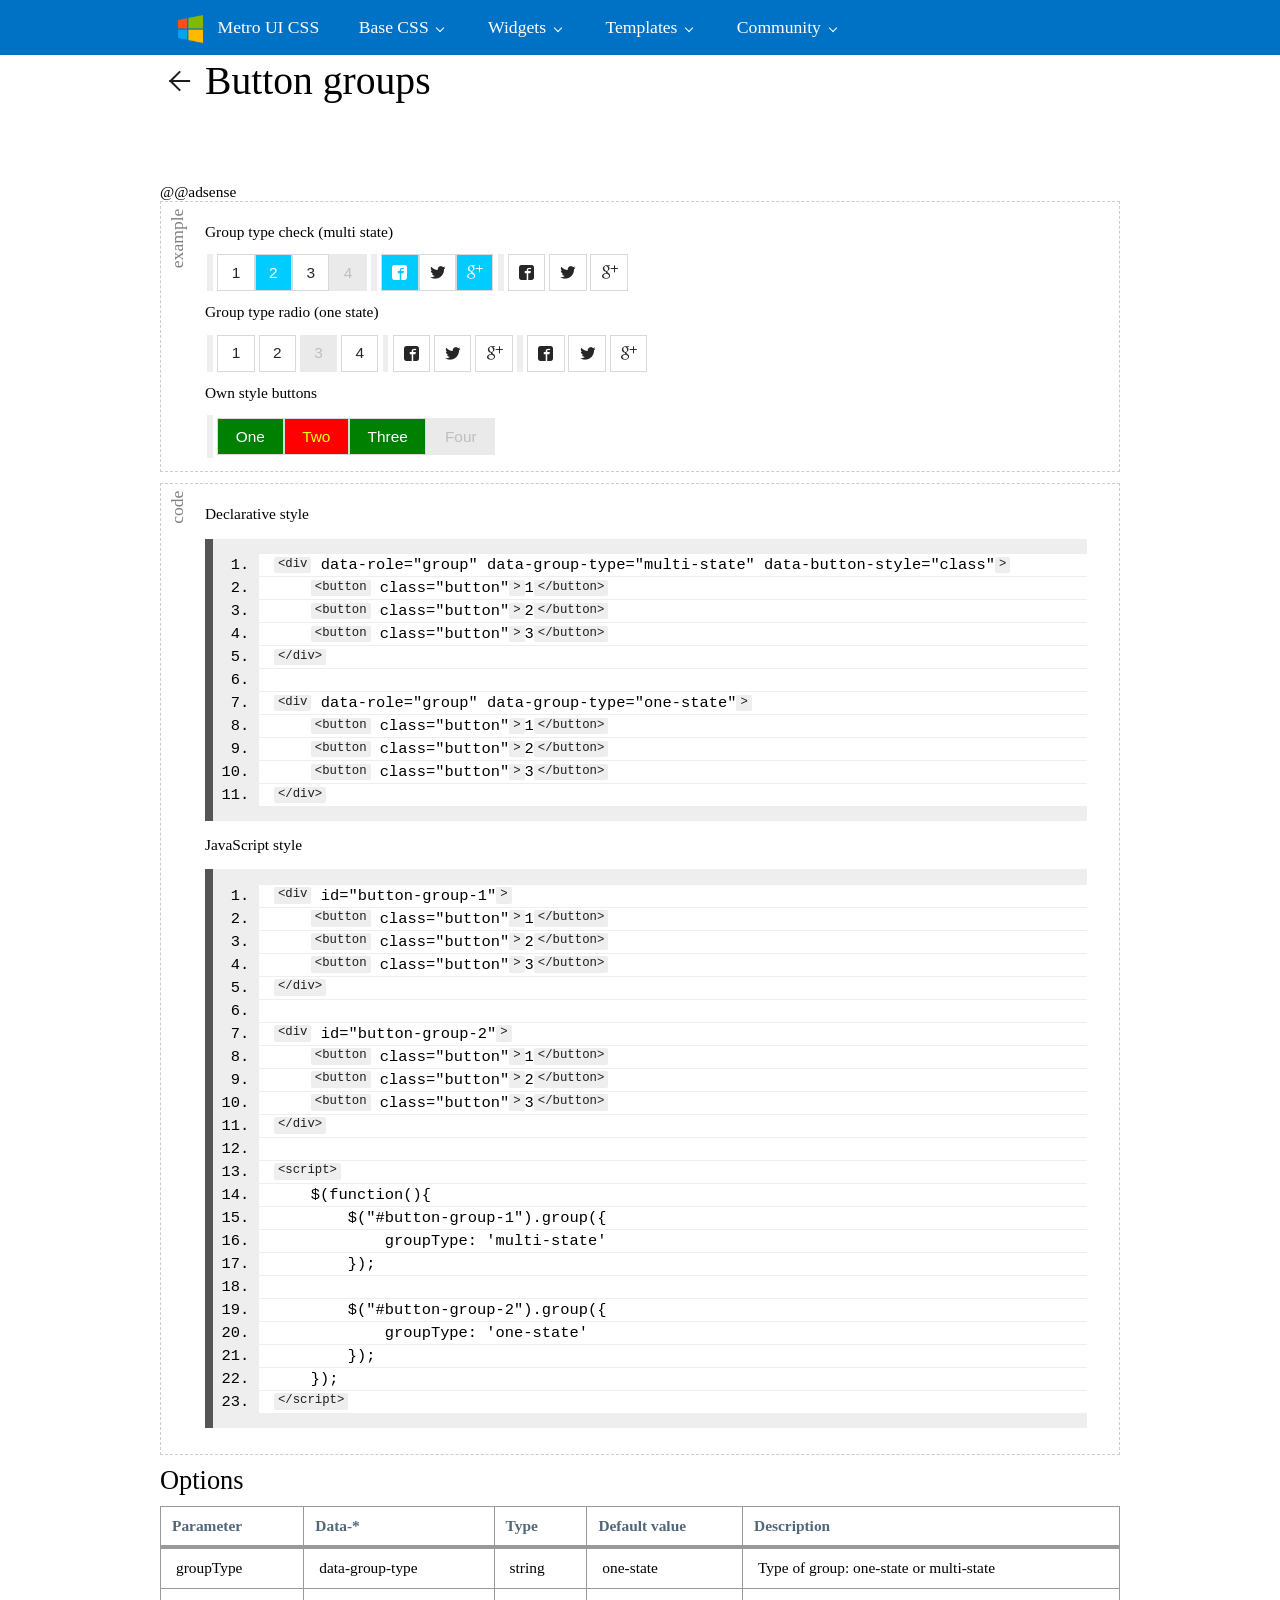
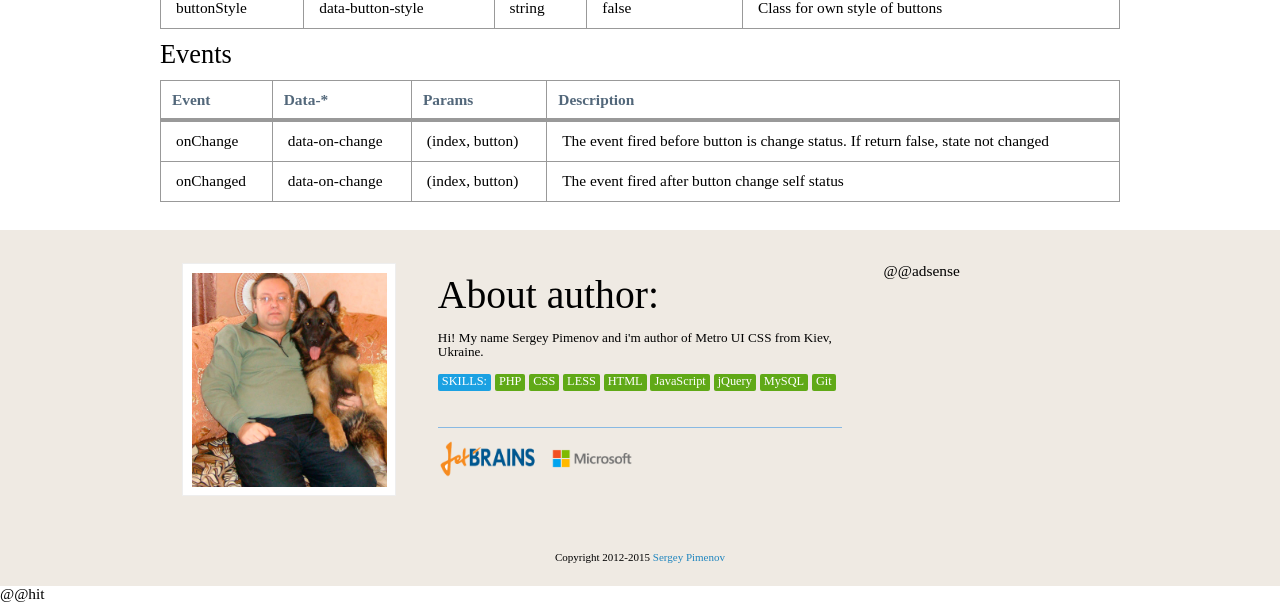
<file: Project/master/docs/button-groups.html>
<!DOCTYPE html>
<html>
<head lang="en">
    <meta charset="UTF-8">
    <meta http-equiv="X-UA-Compatible" content="IE=edge">
    <meta name="viewport" content="width=device-width, initial-scale=1.0, maximum-scale=1.0, user-scalable=no">
    <meta name="description" content="Metro, a sleek, intuitive, and powerful framework for faster and easier web development for Windows Metro Style.">
    <meta name="keywords" content="HTML, CSS, JS, JavaScript, framework, metro, front-end, frontend, web development">
    <meta name="author" content="Sergey Pimenov and Metro UI CSS contributors">

    <link rel='shortcut icon' type='image/x-icon' href='favicon.ico' />
    <title>Button groups :: Metro UI CSS - The front-end framework for developing projects on the web in Windows Metro Style</title>

    <link href="css/metro.css" rel="stylesheet">
    <link href="css/metro-icons.css" rel="stylesheet">

    <link href="css/docs.css" rel="stylesheet">

    <script src="js/jquery-2.1.3.min.js"></script>
    <script src="js/metro.js"></script>
    <script src="js/docs.js"></script>
    <script src="js/prettify/run_prettify.js"></script>
    <script src="js/ga.js"></script>
    <script async src="//pagead2.googlesyndication.com/pagead/js/adsbygoogle.js"></script>


    <style>
        .my-button-state {
            background: green;
            color: white;
        }
        .my-button-state:hover {
            background: lightgreen;
            color: #000000;
        }
        .my-button-state:active {
            background: darkgreen;
            color: #ffff00;
        }
        .my-button-state.active {
            background: red !important;
            color: #ffff00 !important;
        }
    </style>

</head>
<body onload="init()">
    <div class="container page-content">
        <h1><a href="index.html" class="nav-button transform"><span></span></a>&nbsp;Button groups</h1>

        @@adsense

        <div class="example" data-text="example">
            <h5>Group type check (multi state)</h5>

            <div class="toolbar">
                <div class="toolbar-section condensed" data-role="group" data-group-type="multi-state">
                    <button class="toolbar-button">1</button>
                    <button class="toolbar-button active">2</button>
                    <button class="toolbar-button">3</button>
                    <button class="toolbar-button" disabled>4</button>
                </div>
                <div class="toolbar-section condensed" data-role="group" data-group-type="multi-state">
                    <button class="toolbar-button active"><span class="mif-facebook"></span></button>
                    <button class="toolbar-button"><span class="mif-twitter"></span></button>
                    <button class="toolbar-button active"><span class="mif-google-plus"></span></button>
                </div>
                <div class="toolbar-section" data-role="group" data-group-type="multi-state">
                    <button class="toolbar-button"><span class="mif-facebook"></span></button>
                    <button class="toolbar-button"><span class="mif-twitter"></span></button>
                    <button class="toolbar-button"><span class="mif-google-plus"></span></button>
                </div>
            </div>

            <h5>Group type radio (one state)</h5>

            <div class="toolbar">
                <div class="toolbar-section" data-role="group" data-group-type="one-state">
                    <button class="toolbar-button">1</button>
                    <button class="toolbar-button">2</button>
                    <button class="toolbar-button" disabled>3</button>
                    <button class="toolbar-button">4</button>
                </div>
                <div class="toolbar-section" data-role="group" data-group-type="one-state">
                    <button class="toolbar-button"><span class="mif-facebook"></span></button>
                    <button class="toolbar-button"><span class="mif-twitter"></span></button>
                    <button class="toolbar-button"><span class="mif-google-plus"></span></button>
                </div>
                <div class="toolbar-section" data-role="group" data-group-type="one-state">
                    <button class="toolbar-button"><span class="mif-facebook"></span></button>
                    <button class="toolbar-button"><span class="mif-twitter"></span></button>
                    <button class="toolbar-button"><span class="mif-google-plus"></span></button>
                </div>
            </div>

            <h5>Own style buttons</h5>
            <div class="toolbar-section condensed" data-role="group" data-group-type="multi-state" data-button-style="my-button-state">
                <button class="button">One</button>
                <button class="button active">Two</button>
                <button class="button">Three</button>
                <button class="button" disabled>Four</button>
            </div>

        </div>

        <div class="example" data-text="code">
            <h5>Declarative style</h5>
            <pre class="prettyprint linenums"><code>
                &lt;div data-role="group" data-group-type="multi-state" data-button-style="class"&gt;
                    &lt;button class="button"&gt;1&lt;/button&gt;
                    &lt;button class="button"&gt;2&lt;/button&gt;
                    &lt;button class="button"&gt;3&lt;/button&gt;
                &lt;/div&gt;

                &lt;div data-role="group" data-group-type="one-state"&gt;
                    &lt;button class="button"&gt;1&lt;/button&gt;
                    &lt;button class="button"&gt;2&lt;/button&gt;
                    &lt;button class="button"&gt;3&lt;/button&gt;
                &lt;/div&gt;
            </code></pre>

            <h5>JavaScript style</h5>
            <pre class="prettyprint linenums"><code>
                &lt;div id="button-group-1"&gt;
                    &lt;button class="button"&gt;1&lt;/button&gt;
                    &lt;button class="button"&gt;2&lt;/button&gt;
                    &lt;button class="button"&gt;3&lt;/button&gt;
                &lt;/div&gt;

                &lt;div id="button-group-2"&gt;
                    &lt;button class="button"&gt;1&lt;/button&gt;
                    &lt;button class="button"&gt;2&lt;/button&gt;
                    &lt;button class="button"&gt;3&lt;/button&gt;
                &lt;/div&gt;

                &lt;script&gt;
                    $(function(){
                        $("#button-group-1").group({
                            groupType: 'multi-state'
                        });

                        $("#button-group-2").group({
                            groupType: 'one-state'
                        });
                    });
                &lt;/script&gt;
            </code></pre>
        </div>

        <h3>Options</h3>
        <table class="table bordered border">
            <thead>
            <tr>
                <td>Parameter</td>
                <td>Data-*</td>
                <td>Type</td>
                <td>Default value</td>
                <td>Description</td>
            </tr>
            </thead>
            <tbody>
            <tr>
                <td>groupType</td>
                <td style="white-space: nowrap">data-group-type</td>
                <td>string</td>
                <td>one-state</td>
                <td>Type of group: one-state or multi-state</td>
            </tr>
            <tr>
                <td>buttonStyle</td>
                <td style="white-space: nowrap">data-button-style</td>
                <td>string</td>
                <td>false</td>
                <td>Class for own style of buttons</td>
            </tr>
            </tbody>
        </table>

        <h3>Events</h3>
        <table class="table bordered border">
            <thead>
            <tr>
                <td>Event</td>
                <td>Data-*</td>
                <td>Params</td>
                <td>Description</td>
            </tr>
            </thead>
            <tbody>
            <tr>
                <td>onChange</td>
                <td style="white-space: nowrap">data-on-change</td>
                <td>(index, button)</td>
                <td>The event fired before button is change status. If return false, state not changed</td>
            </tr>
            <tr>
                <td>onChanged</td>
                <td style="white-space: nowrap">data-on-change</td>
                <td>(index, button)</td>
                <td>The event fired after button change self status</td>
            </tr>
            </tbody>
        </table>
        <br />

    </div>

    @@hit

</body>
</html>
</file>
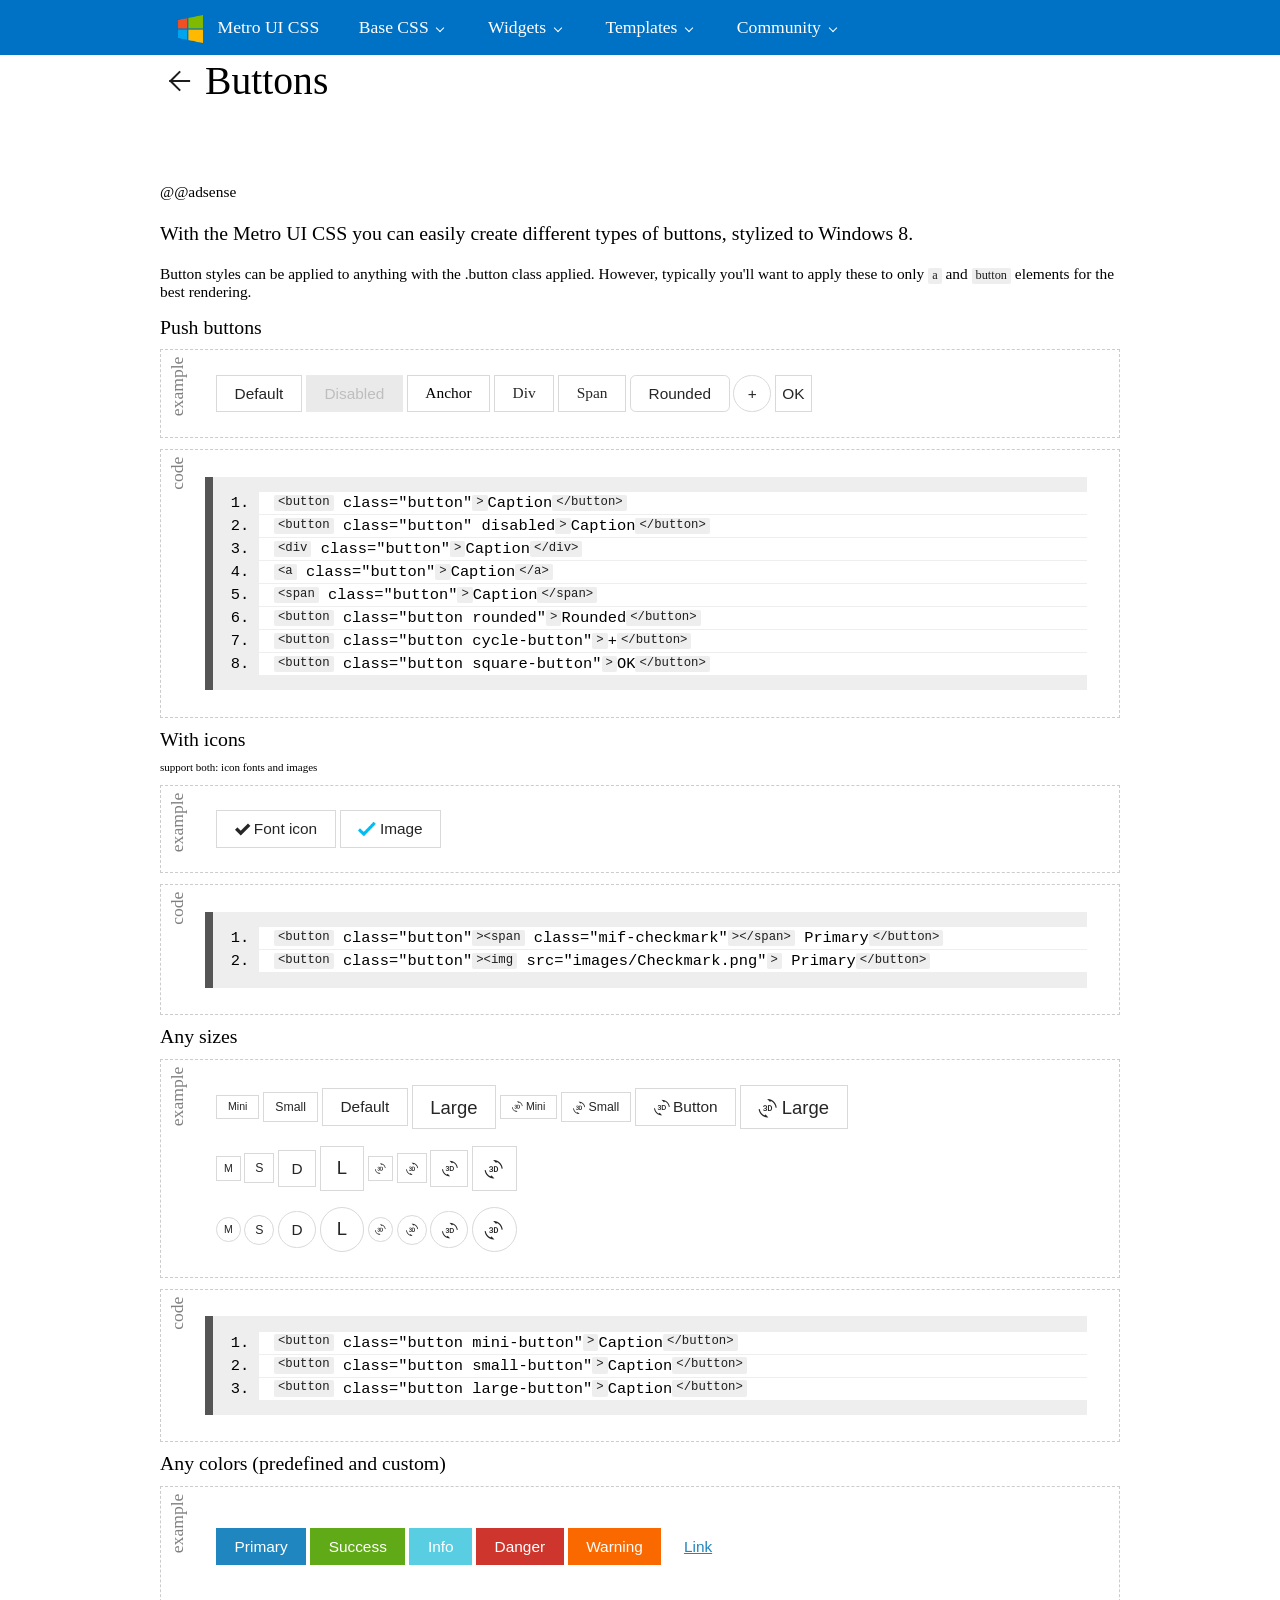
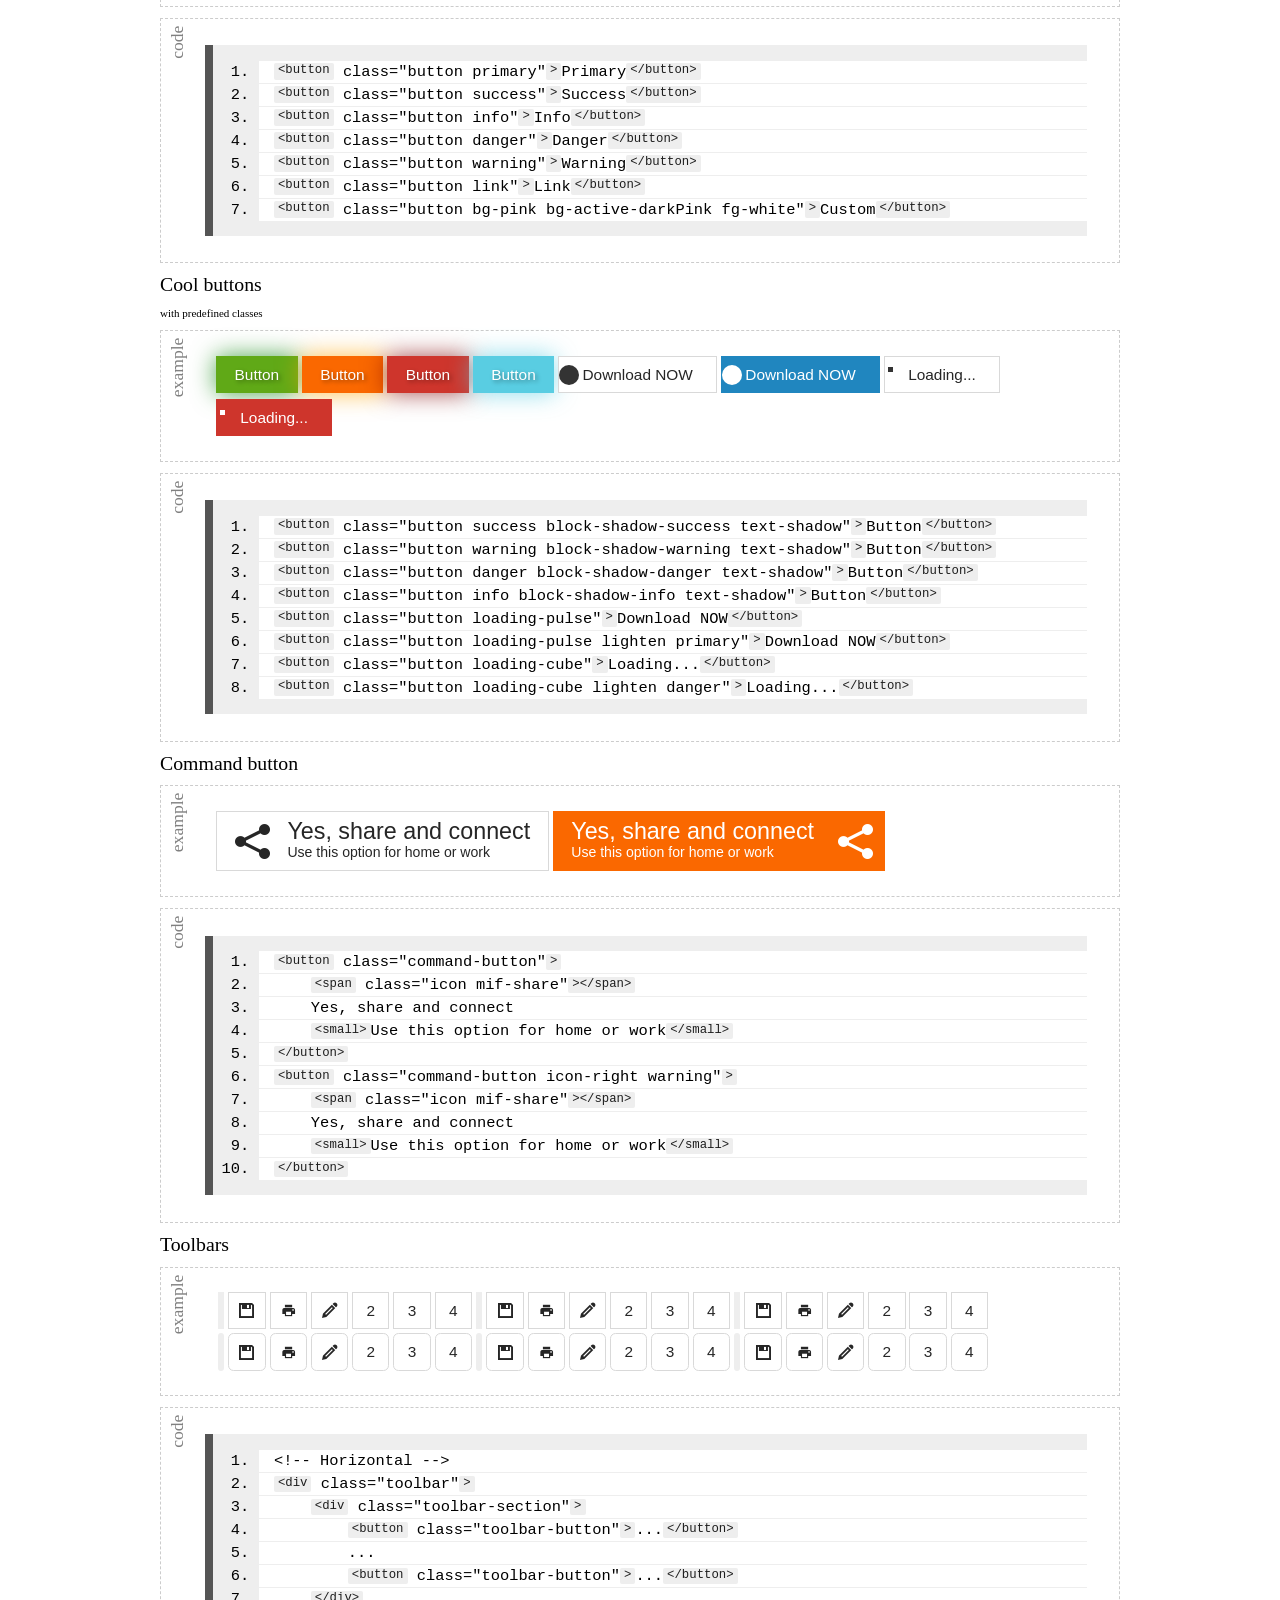
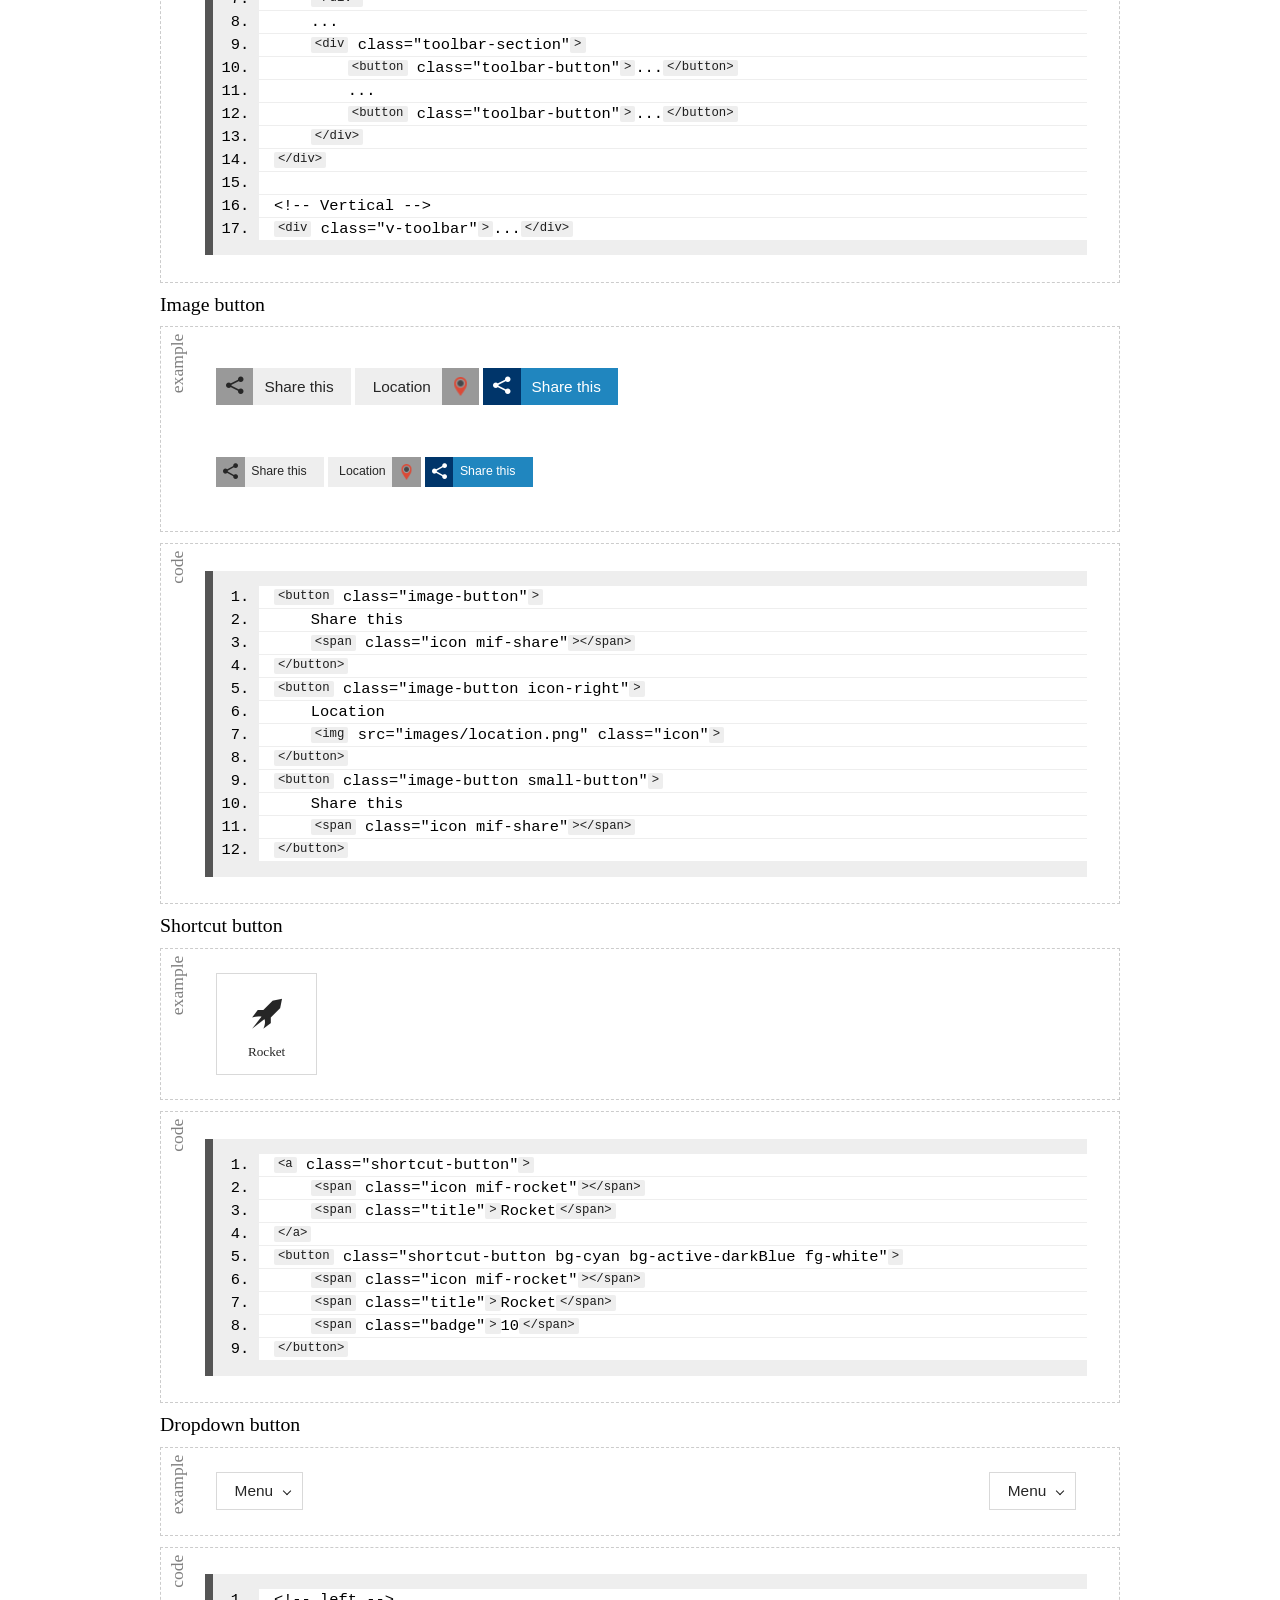
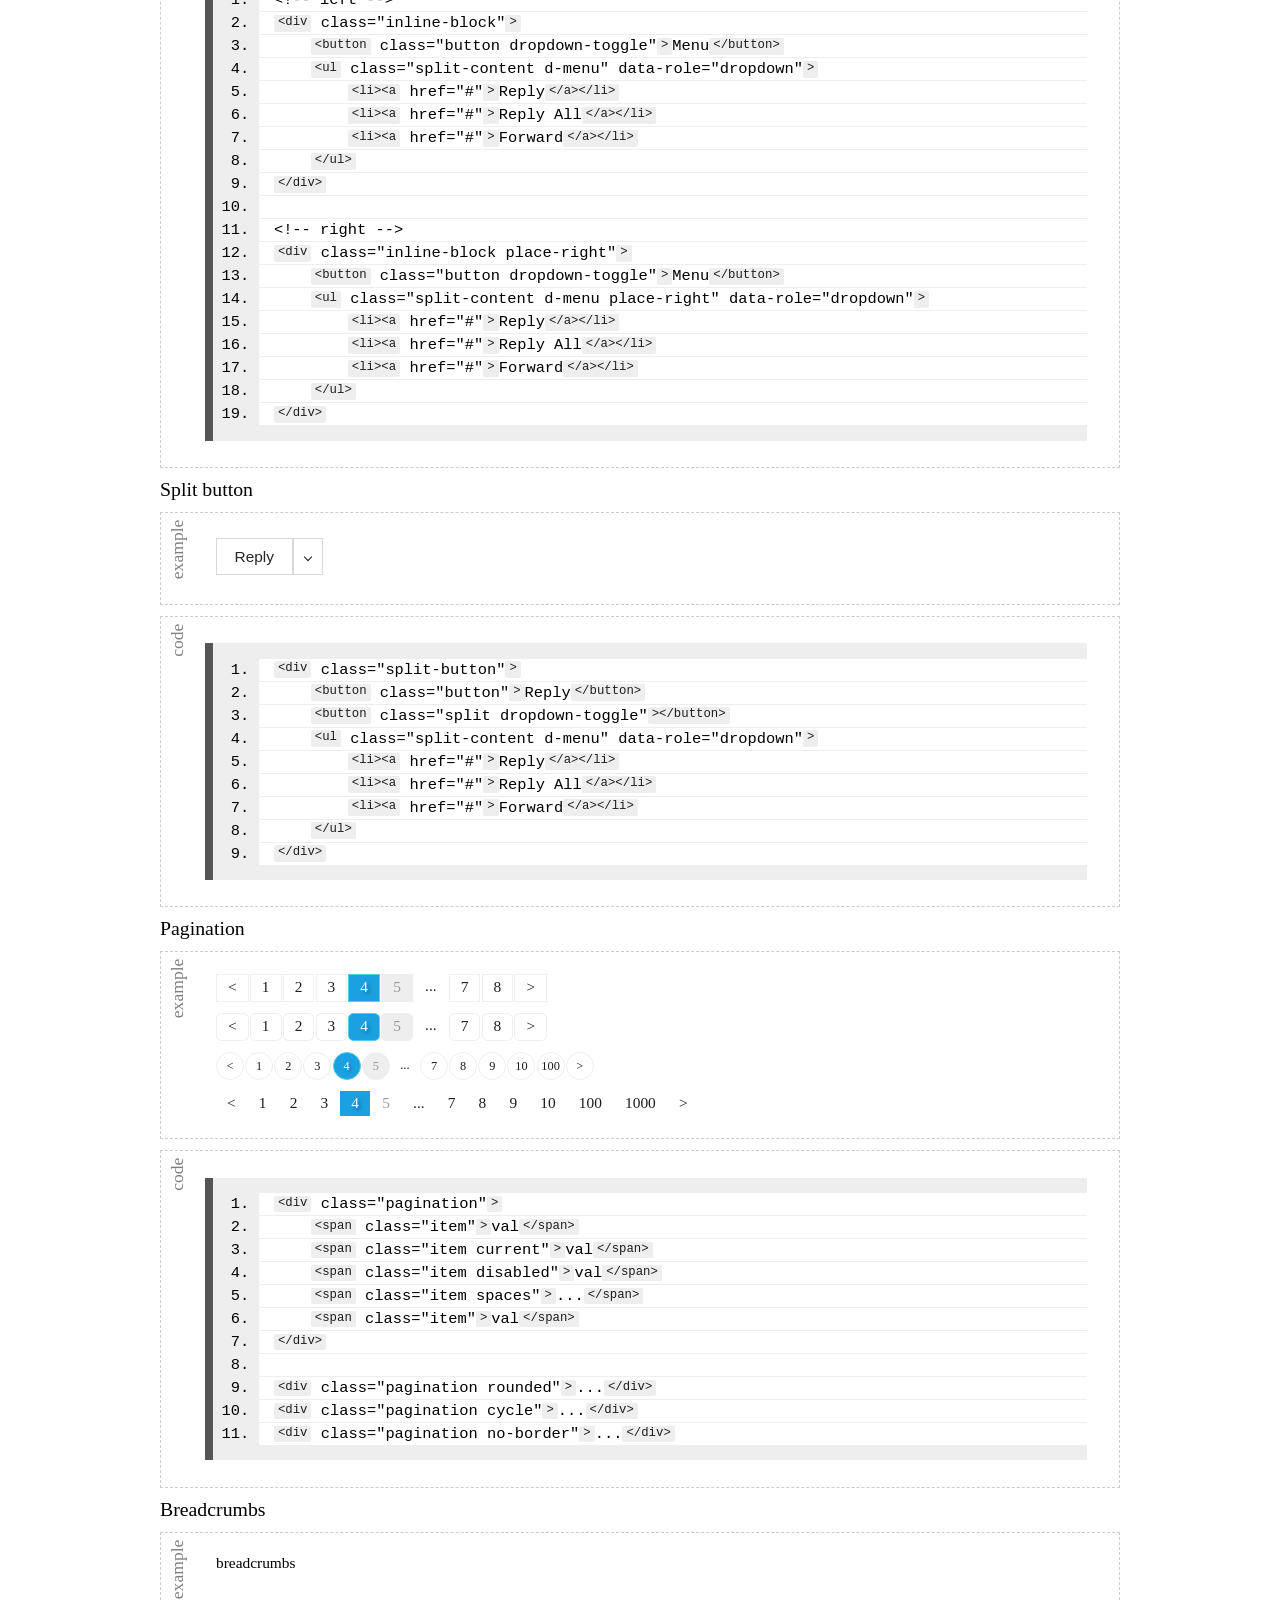
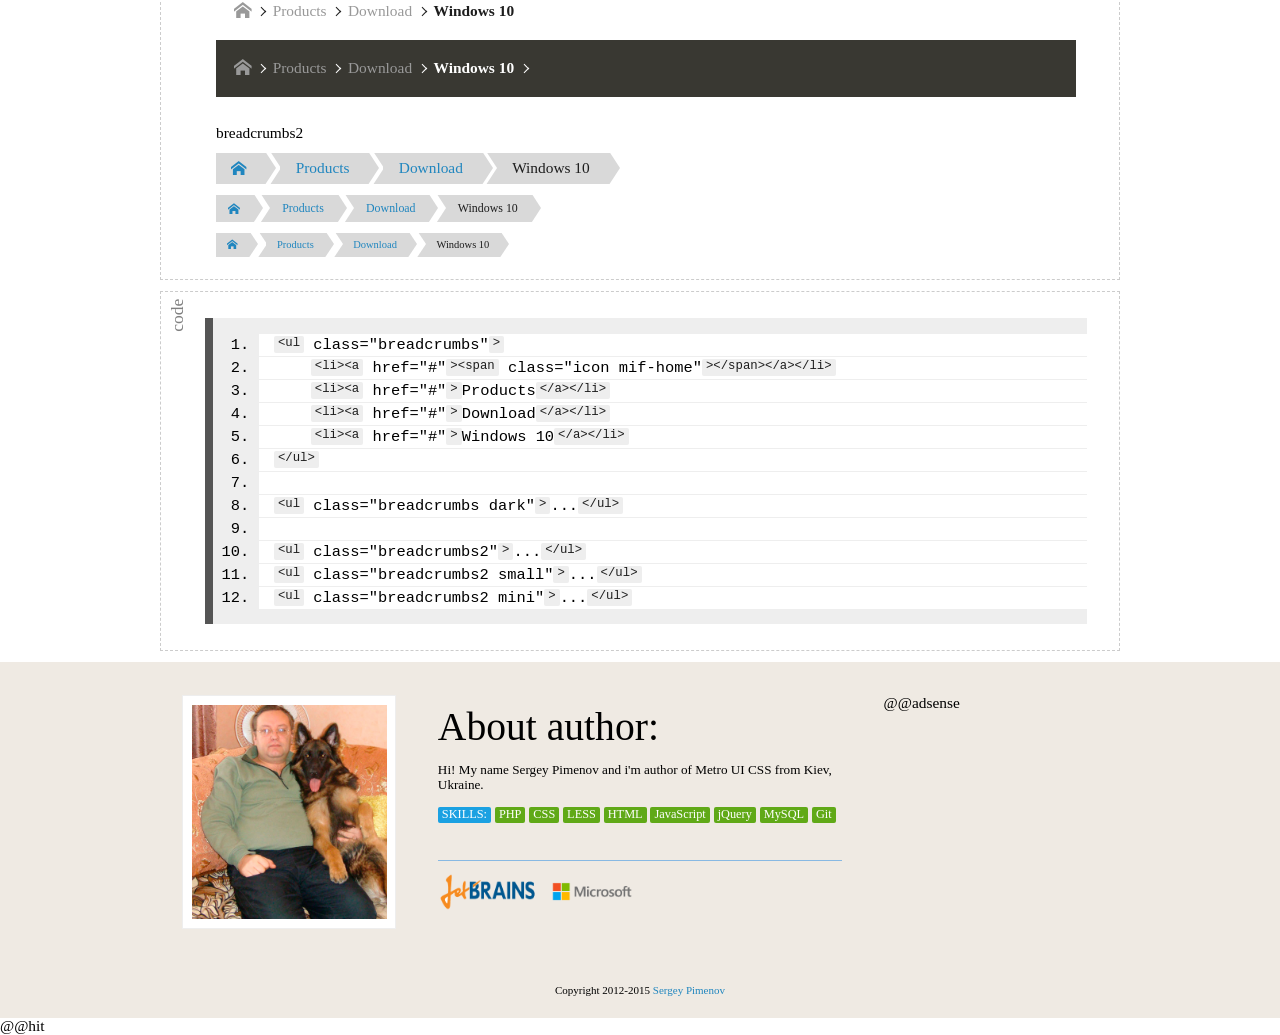
<file: Project/master/docs/buttons.html>
<!DOCTYPE html>
<html>
<head lang="en">
    <meta charset="UTF-8">
    <meta http-equiv="X-UA-Compatible" content="IE=edge">
    <meta name="viewport" content="width=device-width, initial-scale=1.0, maximum-scale=1.0, user-scalable=no">
    <meta name="description" content="Metro, a sleek, intuitive, and powerful framework for faster and easier web development for Windows Metro Style.">
    <meta name="keywords" content="HTML, CSS, JS, JavaScript, framework, metro, front-end, frontend, web development">
    <meta name="author" content="Sergey Pimenov and Metro UI CSS contributors">

    <link rel='shortcut icon' type='image/x-icon' href='favicon.ico' />
    <title>Buttons :: Metro UI CSS - The front-end framework for developing projects on the web in Windows Metro Style</title>

    <link href="css/metro.css" rel="stylesheet">
    <link href="css/metro-icons.css" rel="stylesheet">
    <link href="css/docs.css" rel="stylesheet">

    <script src="js/jquery-2.1.3.min.js"></script>
    <script src="js/metro.js"></script>
    <script src="js/docs.js"></script>
    <script src="js/prettify/run_prettify.js"></script>
    <script src="js/ga.js"></script>
    <script async src="//pagead2.googlesyndication.com/pagead/js/adsbygoogle.js"></script>


</head>
<body onload="init()">
    <div class="container page-content">
        <h1><a href="index.html" class="nav-button transform"><span></span></a>&nbsp;Buttons</h1>

        @@adsense

        <div class="margin20 no-margin-left no-margin-right sub-header text-light">
            With the Metro UI CSS you can easily create different types of buttons, stylized to Windows 8.
        </div>
        <p>
            Button styles can be applied to anything with the .button class applied. However, typically you'll want to apply these to only <span class="tag">a</span> and <span class="tag">button</span> elements for the best rendering.
        </p>

        <h4>Push buttons</h4>
        <div class="example" data-text="example">
            <div class="margin10">
                <button class="button">Default</button>
                <button class="button" disabled>Disabled</button>
                <a class="button">Anchor</a>
                <div class="button">Div</div>
                <span class="button">Span</span>
                <button class="button rounded">Rounded</button>
                <button class="button cycle-button">+</button>
                <button class="button square-button">OK</button>
            </div>
        </div>

        <div class="example" data-text="code">
            <pre class="prettyprint linenums"><code>
                &lt;button class="button"&gt;Caption&lt;/button&gt;
                &lt;button class="button" disabled&gt;Caption&lt;/button&gt;
                &lt;div class="button"&gt;Caption&lt;/div&gt;
                &lt;a class="button"&gt;Caption&lt;/a&gt;
                &lt;span class="button"&gt;Caption&lt;/span&gt;
                &lt;button class="button rounded"&gt;Rounded&lt;/button&gt;
                &lt;button class="button cycle-button"&gt;+&lt;/button&gt;
                &lt;button class="button square-button"&gt;OK&lt;/button&gt;
            </code></pre>
        </div>

        <h4>With icons</h4>
        <p class="text-small">support both: icon fonts and images</p>
        <div class="example" data-text="example">
            <div class="margin10">
                <button class="button"><span class="mif-checkmark"></span> Font icon</button>
                <button class="button"><img src="images/Checkmark.png"> Image</button>
            </div>
        </div>

        <div class="example" data-text="code">
            <pre class="prettyprint linenums"><code>
                &lt;button class="button"&gt;&lt;span class="mif-checkmark"&gt;&lt;/span&gt; Primary&lt;/button&gt;
                &lt;button class="button"&gt;&lt;img src="images/Checkmark.png"&gt; Primary&lt;/button&gt;
            </code></pre>
        </div>

        <h4>Any sizes</h4>
        <div class="example" data-text="example">
            <div class="margin10">
                <button class="button mini-button">Mini</button>
                <button class="button small-button">Small</button>
                <button class="button">Default</button>
                <button class="button large-button">Large</button>
                <button class="button mini-button"><span class="mif-3d-rotation"></span> Mini</button>
                <button class="button small-button"><span class="mif-3d-rotation"></span> Small</button>
                <button class="button"><span class="mif-3d-rotation"></span> Button</button>
                <button class="button large-button"><span class="mif-3d-rotation"></span> Large</button>
            </div>
            <div class="margin10">
                <button class="square-button mini-button">M</button>
                <button class="square-button small-button">S</button>
                <button class="square-button">D</button>
                <button class="square-button large-button">L</button>
                <button class="square-button mini-button"><span class="mif-3d-rotation"></span></button>
                <button class="square-button small-button"><span class="mif-3d-rotation"></span></button>
                <button class="square-button"><span class="mif-3d-rotation"></span></button>
                <button class="square-button large-button"><span class="mif-3d-rotation"></span></button>
            </div>
            <div class="margin10">
                <button class="cycle-button mini-button">M</button>
                <button class="cycle-button small-button">S</button>
                <button class="cycle-button">D</button>
                <button class="cycle-button large-button">L</button>
                <button class="cycle-button mini-button"><span class="mif-3d-rotation"></span></button>
                <button class="cycle-button small-button"><span class="mif-3d-rotation"></span></button>
                <button class="cycle-button"><span class="mif-3d-rotation"></span></button>
                <button class="cycle-button large-button"><span class="mif-3d-rotation"></span></button>
            </div>
        </div>

        <div class="example" data-text="code">
            <pre class="prettyprint linenums"><code>
                &lt;button class="button mini-button"&gt;Caption&lt;/button&gt;
                &lt;button class="button small-button"&gt;Caption&lt;/button&gt;
                &lt;button class="button large-button"&gt;Caption&lt;/button&gt;
            </code></pre>
        </div>

        <h4>Any colors (predefined and custom)</h4>
        <div class="example" data-text="example">
            <div class="margin10">
                <button class="button primary">Primary</button>
                <button class="button success">Success</button>
                <button class="button info">Info</button>
                <button class="button danger">Danger</button>
                <button class="button warning">Warning</button>
                <button class="button link">Link</button>
                <button class="button bg-pink bg-active-darkPink fg-white">Custom</button>
            </div>
        </div>

        <div class="example" data-text="code">
            <pre class="prettyprint linenums"><code>
                &lt;button class="button primary"&gt;Primary&lt;/button&gt;
                &lt;button class="button success"&gt;Success&lt;/button&gt;
                &lt;button class="button info"&gt;Info&lt;/button&gt;
                &lt;button class="button danger"&gt;Danger&lt;/button&gt;
                &lt;button class="button warning"&gt;Warning&lt;/button&gt;
                &lt;button class="button link"&gt;Link&lt;/button&gt;
                &lt;button class="button bg-pink bg-active-darkPink fg-white"&gt;Custom&lt;/button&gt;
            </code></pre>
        </div>

        <h4>Cool buttons</h4>
        <p class="text-small">with predefined classes</p>
        <div class="example" data-text="example">
            <div class="margin10">
                <button class="button success block-shadow-success text-shadow">Button</button>
                <button class="button warning block-shadow-warning text-shadow">Button</button>
                <button class="button danger block-shadow-danger text-shadow">Button</button>
                <button class="button info block-shadow-info text-shadow">Button</button>
                <button class="button loading-pulse">Download NOW</button>
                <button class="button loading-pulse lighten primary">Download NOW</button>
                <button class="button loading-cube">Loading...</button>
                <button class="button loading-cube lighten danger">Loading...</button>
            </div>
        </div>

        <div class="example" data-text="code">
            <pre class="prettyprint linenums"><code>
                &lt;button class="button success block-shadow-success text-shadow"&gt;Button&lt;/button&gt;
                &lt;button class="button warning block-shadow-warning text-shadow"&gt;Button&lt;/button&gt;
                &lt;button class="button danger block-shadow-danger text-shadow"&gt;Button&lt;/button&gt;
                &lt;button class="button info block-shadow-info text-shadow"&gt;Button&lt;/button&gt;
                &lt;button class="button loading-pulse"&gt;Download NOW&lt;/button&gt;
                &lt;button class="button loading-pulse lighten primary"&gt;Download NOW&lt;/button&gt;
                &lt;button class="button loading-cube"&gt;Loading...&lt;/button&gt;
                &lt;button class="button loading-cube lighten danger"&gt;Loading...&lt;/button&gt;
            </code></pre>
        </div>

        <h4>Command button</h4>
        <div class="example" data-text="example">
            <div class="margin10">
                <button class="command-button">
                    <span class="icon mif-share"></span>
                    Yes, share and connect
                    <small>Use this option for home or work</small>
                </button>
                <button class="command-button icon-right warning">
                    <span class="icon mif-share"></span>
                    Yes, share and connect
                    <small>Use this option for home or work</small>
                </button>
            </div>
        </div>

        <div class="example" data-text="code">
            <pre class="prettyprint linenums"><code>
                &lt;button class="command-button"&gt;
                    &lt;span class="icon mif-share"&gt;&lt;/span&gt;
                    Yes, share and connect
                    &lt;small&gt;Use this option for home or work&lt;/small&gt;
                &lt;/button&gt;
                &lt;button class="command-button icon-right warning"&gt;
                    &lt;span class="icon mif-share"&gt;&lt;/span&gt;
                    Yes, share and connect
                    &lt;small&gt;Use this option for home or work&lt;/small&gt;
                &lt;/button&gt;
            </code></pre>
        </div>

        <h4>Toolbars</h4>
        <div class="example" data-text="example">
            <div class="margin10">
                <div class="toolbar">
                    <div class="toolbar-section">
                        <button class="toolbar-button"><span class="mif-floppy-disk"></span></button>
                        <button class="toolbar-button"><span class="mif-print"></span></button>
                        <button class="toolbar-button"><span class="mif-pencil"></span></button>
                        <button class="toolbar-button">2</button>
                        <button class="toolbar-button">3</button>
                        <button class="toolbar-button">4</button>
                    </div>

                    <div class="toolbar-section">
                        <button class="toolbar-button"><span class="mif-floppy-disk"></span></button>
                        <button class="toolbar-button"><span class="mif-print"></span></button>
                        <button class="toolbar-button"><span class="mif-pencil"></span></button>
                        <button class="toolbar-button">2</button>
                        <button class="toolbar-button">3</button>
                        <button class="toolbar-button">4</button>
                    </div>

                    <div class="toolbar-section rounded">
                        <button class="toolbar-button"><span class="mif-floppy-disk"></span></button>
                        <button class="toolbar-button"><span class="mif-print"></span></button>
                        <button class="toolbar-button"><span class="mif-pencil"></span></button>
                        <button class="toolbar-button">2</button>
                        <button class="toolbar-button">3</button>
                        <button class="toolbar-button">4</button>
                    </div>

                    <div class="toolbar-section no-display">
                        <div class="toolbar-group-check" data-role="group" data-group-type="one-state">
                            <button class="toolbar-button">1.1</button>
                            <button class="toolbar-button">1.2</button>
                            <button class="toolbar-button">1.3</button>
                        </div>
                        <div class="toolbar-group-radio" data-role="group" data-group-type="mutli-state">
                            <button class="toolbar-button">2.1</button>
                            <button class="toolbar-button">2.2</button>
                            <button class="toolbar-button">2.3</button>
                        </div>
                    </div>
                </div>

                <div class="toolbar rounded">
                    <div class="toolbar-section">
                        <button class="toolbar-button"><span class="mif-floppy-disk"></span></button>
                        <button class="toolbar-button"><span class="mif-print"></span></button>
                        <button class="toolbar-button"><span class="mif-pencil"></span></button>
                        <button class="toolbar-button">2</button>
                        <button class="toolbar-button">3</button>
                        <button class="toolbar-button">4</button>
                    </div>

                    <div class="toolbar-section">
                        <button class="toolbar-button"><span class="mif-floppy-disk"></span></button>
                        <button class="toolbar-button"><span class="mif-print"></span></button>
                        <button class="toolbar-button"><span class="mif-pencil"></span></button>
                        <button class="toolbar-button">2</button>
                        <button class="toolbar-button">3</button>
                        <button class="toolbar-button">4</button>
                    </div>

                    <div class="toolbar-section">
                        <button class="toolbar-button"><span class="mif-floppy-disk"></span></button>
                        <button class="toolbar-button"><span class="mif-print"></span></button>
                        <button class="toolbar-button"><span class="mif-pencil"></span></button>
                        <button class="toolbar-button">2</button>
                        <button class="toolbar-button">3</button>
                        <button class="toolbar-button">4</button>
                    </div>
                </div>
            </div>
        </div>

        <div class="example" data-text="code">
            <pre class="prettyprint linenums"><code>
                &lt;!-- Horizontal --&gt;
                &lt;div class="toolbar"&gt;
                    &lt;div class="toolbar-section"&gt;
                        &lt;button class="toolbar-button"&gt;...&lt;/button&gt;
                        ...
                        &lt;button class="toolbar-button"&gt;...&lt;/button&gt;
                    &lt;/div&gt;
                    ...
                    &lt;div class="toolbar-section"&gt;
                        &lt;button class="toolbar-button"&gt;...&lt;/button&gt;
                        ...
                        &lt;button class="toolbar-button"&gt;...&lt;/button&gt;
                    &lt;/div&gt;
                &lt;/div&gt;

                &lt;!-- Vertical --&gt;
                &lt;div class="v-toolbar"&gt;...&lt;/div&gt;
            </code></pre>
        </div>

        <h4>Image button</h4>
        <div class="example" data-text="example">
            <div class="margin10">
                <button class="image-button">
                    Share this
                    <span class="icon mif-share"></span>
                </button>
                <button class="image-button icon-right">
                    Location
                    <img src="images/location.png" class="icon">
                </button>
                <button class="image-button primary">
                    Share this
                    <span class="icon mif-share bg-darkCobalt"></span>
                </button>
                <a class="image-button bg-pink bg-active-amber fg-white icon-right">
                    Anchor
                    <img src="images/location.png" class="icon bg-darkPink">
                </a>
            </div>
            <div class="margin10">
                <button class="image-button small-button">
                    Share this
                    <span class="icon mif-share"></span>
                </button>
                <button class="image-button icon-right small-button">
                    Location
                    <img src="images/location.png" class="icon">
                </button>
                <button class="image-button primary small-button">
                    Share this
                    <span class="icon mif-share bg-darkCobalt"></span>
                </button>
                <a class="image-button bg-pink bg-active-amber fg-white icon-right small-button">
                    Anchor
                    <img src="images/location.png" class="icon bg-darkPink">
                </a>
            </div>
        </div>

        <div class="example" data-text="code">
            <pre class="prettyprint linenums"><code>
                &lt;button class="image-button"&gt;
                    Share this
                    &lt;span class="icon mif-share"&gt;&lt;/span&gt;
                &lt;/button&gt;
                &lt;button class="image-button icon-right"&gt;
                    Location
                    &lt;img src="images/location.png" class="icon"&gt;
                &lt;/button&gt;
                &lt;button class="image-button small-button"&gt;
                    Share this
                    &lt;span class="icon mif-share"&gt;&lt;/span&gt;
                &lt;/button&gt;
            </code></pre>
        </div>

        <h4>Shortcut button</h4>
        <div class="example" data-text="example">
            <div class="margin10">
                <a class="shortcut-button">
                    <span class="icon mif-rocket"></span>
                    <span class="title">Rocket</span>
                </a>
                <button class="shortcut-button bg-cyan bg-active-darkBlue fg-white">
                    <span class="icon mif-rocket"></span>
                    <span class="title">Rocket</span>
                    <span class="badge">10</span>
                </button>
            </div>
        </div>

        <div class="example" data-text="code">
            <pre class="prettyprint linenums"><code>
                &lt;a class="shortcut-button"&gt;
                    &lt;span class="icon mif-rocket"&gt;&lt;/span&gt;
                    &lt;span class="title"&gt;Rocket&lt;/span&gt;
                &lt;/a&gt;
                &lt;button class="shortcut-button bg-cyan bg-active-darkBlue fg-white"&gt;
                    &lt;span class="icon mif-rocket"&gt;&lt;/span&gt;
                    &lt;span class="title"&gt;Rocket&lt;/span&gt;
                    &lt;span class="badge"&gt;10&lt;/span&gt;
                &lt;/button&gt;
            </code></pre>
        </div>

        <h4>Dropdown button</h4>
        <div class="example" data-text="example">
            <div class="margin10">
                <div class="inline-block">
                    <button class="button dropdown-toggle">Menu</button>
                    <ul class="split-content d-menu" data-role="dropdown">
                        <li><a href="#">Reply</a></li>
                        <li><a href="#">Reply All</a></li>
                        <li><a href="#">Forward</a></li>
                    </ul>
                </div>
                <div class="inline-block place-right">
                    <button class="button dropdown-toggle">Menu</button>
                    <ul class="split-content d-menu place-right" data-role="dropdown">
                        <li><a href="#">Reply</a></li>
                        <li><a href="#">Reply All</a></li>
                        <li><a href="#">Forward</a></li>
                    </ul>
                </div>
            </div>
        </div>

        <div class="example" data-text="code">
            <pre class="prettyprint linenums"><code>
                &lt;!-- left --&gt;
                &lt;div class="inline-block"&gt;
                    &lt;button class="button dropdown-toggle"&gt;Menu&lt;/button&gt;
                    &lt;ul class="split-content d-menu" data-role="dropdown"&gt;
                        &lt;li&gt;&lt;a href="#"&gt;Reply&lt;/a&gt;&lt;/li&gt;
                        &lt;li&gt;&lt;a href="#"&gt;Reply All&lt;/a&gt;&lt;/li&gt;
                        &lt;li&gt;&lt;a href="#"&gt;Forward&lt;/a&gt;&lt;/li&gt;
                    &lt;/ul&gt;
                &lt;/div&gt;

                &lt;!-- right --&gt;
                &lt;div class="inline-block place-right"&gt;
                    &lt;button class="button dropdown-toggle"&gt;Menu&lt;/button&gt;
                    &lt;ul class="split-content d-menu place-right" data-role="dropdown"&gt;
                        &lt;li&gt;&lt;a href="#"&gt;Reply&lt;/a&gt;&lt;/li&gt;
                        &lt;li&gt;&lt;a href="#"&gt;Reply All&lt;/a&gt;&lt;/li&gt;
                        &lt;li&gt;&lt;a href="#"&gt;Forward&lt;/a&gt;&lt;/li&gt;
                    &lt;/ul&gt;
                &lt;/div&gt;
            </code></pre>
        </div>

        <h4>Split button</h4>
        <div class="example" data-text="example">
            <div class="margin10">
                <div class="split-button">
                    <button class="button">Reply</button>
                    <button class="split dropdown-toggle"></button>
                    <ul class="split-content d-menu" data-role="dropdown">
                        <li><a href="#">Reply</a></li>
                        <li><a href="#">Reply All</a></li>
                        <li><a href="#">Forward</a></li>
                    </ul>
                </div>
            </div>
        </div>

        <div class="example" data-text="code">
            <pre class="prettyprint linenums"><code>
                &lt;div class="split-button"&gt;
                    &lt;button class="button"&gt;Reply&lt;/button&gt;
                    &lt;button class="split dropdown-toggle"&gt;&lt;/button&gt;
                    &lt;ul class="split-content d-menu" data-role="dropdown"&gt;
                        &lt;li&gt;&lt;a href="#"&gt;Reply&lt;/a&gt;&lt;/li&gt;
                        &lt;li&gt;&lt;a href="#"&gt;Reply All&lt;/a&gt;&lt;/li&gt;
                        &lt;li&gt;&lt;a href="#"&gt;Forward&lt;/a&gt;&lt;/li&gt;
                    &lt;/ul&gt;
                &lt;/div&gt;
            </code></pre>
        </div>

        <h4>Pagination</h4>
        <div class="example" data-text="example">
            <div class="margin10">
                <div class="pagination">
                    <span class="item">&lt;</span>
                    <span class="item">1</span>
                    <span class="item">2</span>
                    <span class="item">3</span>
                    <span class="item current">4</span>
                    <span class="item disabled">5</span>
                    <span class="item spaces">...</span>
                    <span class="item">7</span>
                    <span class="item">8</span>
                    <span class="item">&gt;</span>
                </div>
                <div class="pagination rounded">
                    <span class="item">&lt;</span>
                    <span class="item">1</span>
                    <span class="item">2</span>
                    <span class="item">3</span>
                    <span class="item current">4</span>
                    <span class="item disabled">5</span>
                    <span class="item spaces">...</span>
                    <span class="item">7</span>
                    <span class="item">8</span>
                    <span class="item">&gt;</span>
                </div>
                <div class="pagination cycle">
                    <span class="item">&lt;</span>
                    <span class="item">1</span>
                    <span class="item">2</span>
                    <span class="item">3</span>
                    <span class="item current">4</span>
                    <span class="item disabled">5</span>
                    <span class="item spaces">...</span>
                    <span class="item">7</span>
                    <span class="item">8</span>
                    <span class="item">9</span>
                    <span class="item">10</span>
                    <span class="item">100</span>
                    <span class="item">&gt;</span>
                </div>
                <div class="pagination no-border">
                    <span class="item">&lt;</span>
                    <span class="item">1</span>
                    <span class="item">2</span>
                    <span class="item">3</span>
                    <span class="item current">4</span>
                    <span class="item disabled">5</span>
                    <span class="item spaces">...</span>
                    <span class="item">7</span>
                    <span class="item">8</span>
                    <span class="item">9</span>
                    <span class="item">10</span>
                    <span class="item">100</span>
                    <span class="item">1000</span>
                    <span class="item">&gt;</span>
                </div>
            </div>
        </div>

        <div class="example" data-text="code">
            <pre class="prettyprint linenums"><code>
                &lt;div class="pagination"&gt;
                    &lt;span class="item"&gt;val&lt;/span&gt;
                    &lt;span class="item current"&gt;val&lt;/span&gt;
                    &lt;span class="item disabled"&gt;val&lt;/span&gt;
                    &lt;span class="item spaces"&gt;...&lt;/span&gt;
                    &lt;span class="item"&gt;val&lt;/span&gt;
                &lt;/div&gt;

                &lt;div class="pagination rounded"&gt;...&lt;/div&gt;
                &lt;div class="pagination cycle"&gt;...&lt;/div&gt;
                &lt;div class="pagination no-border"&gt;...&lt;/div&gt;
            </code></pre>
        </div>

        <h4>Breadcrumbs</h4>
        <div class="example" data-text="example">
            <div class="margin10">
                <h5>breadcrumbs</h5>
                <ul class="breadcrumbs">
                    <li><a href="#"><span class="icon mif-home"></span></a></li>
                    <li><a href="#">Products</a></li>
                    <li><a href="#">Download</a></li>
                    <li><a href="#">Windows 10</a></li>
                </ul>
                <ul class="breadcrumbs dark">
                    <li><a href="#"><span class="icon mif-home"></span></a></li>
                    <li><a href="#">Products</a></li>
                    <li><a href="#">Download</a></li>
                    <li><a href="#">Windows 10</a></li>
                </ul>
                <br />
                <h5>breadcrumbs2</h5>
                <ul class="breadcrumbs2">
                    <li><a href="#"><span class="icon mif-home"></span></a></li>
                    <li><a href="#">Products</a></li>
                    <li><a href="#">Download</a></li>
                    <li><a href="#">Windows 10</a></li>
                </ul>
                <ul class="breadcrumbs2 small">
                    <li><a href="#"><span class="icon mif-home"></span></a></li>
                    <li><a href="#">Products</a></li>
                    <li><a href="#">Download</a></li>
                    <li><a href="#">Windows 10</a></li>
                </ul>
                <ul class="breadcrumbs2 mini">
                    <li><a href="#"><span class="icon mif-home"></span></a></li>
                    <li><a href="#">Products</a></li>
                    <li><a href="#">Download</a></li>
                    <li><a href="#">Windows 10</a></li>
                </ul>
            </div>
        </div>

        <div class="example" data-text="code">
            <pre class="prettyprint linenums"><code>
                &lt;ul class="breadcrumbs"&gt;
                    &lt;li&gt;&lt;a href="#"&gt;&lt;span class="icon mif-home"&gt;&lt;/span&gt;&lt;/a&gt;&lt;/li&gt;
                    &lt;li&gt;&lt;a href="#"&gt;Products&lt;/a&gt;&lt;/li&gt;
                    &lt;li&gt;&lt;a href="#"&gt;Download&lt;/a&gt;&lt;/li&gt;
                    &lt;li&gt;&lt;a href="#"&gt;Windows 10&lt;/a&gt;&lt;/li&gt;
                &lt;/ul&gt;

                &lt;ul class="breadcrumbs dark"&gt;...&lt;/ul&gt;

                &lt;ul class="breadcrumbs2"&gt;...&lt;/ul&gt;
                &lt;ul class="breadcrumbs2 small"&gt;...&lt;/ul&gt;
                &lt;ul class="breadcrumbs2 mini"&gt;...&lt;/ul&gt;

            </code></pre>
        </div>
    </div>

    @@hit

</body>
</html>
</file>
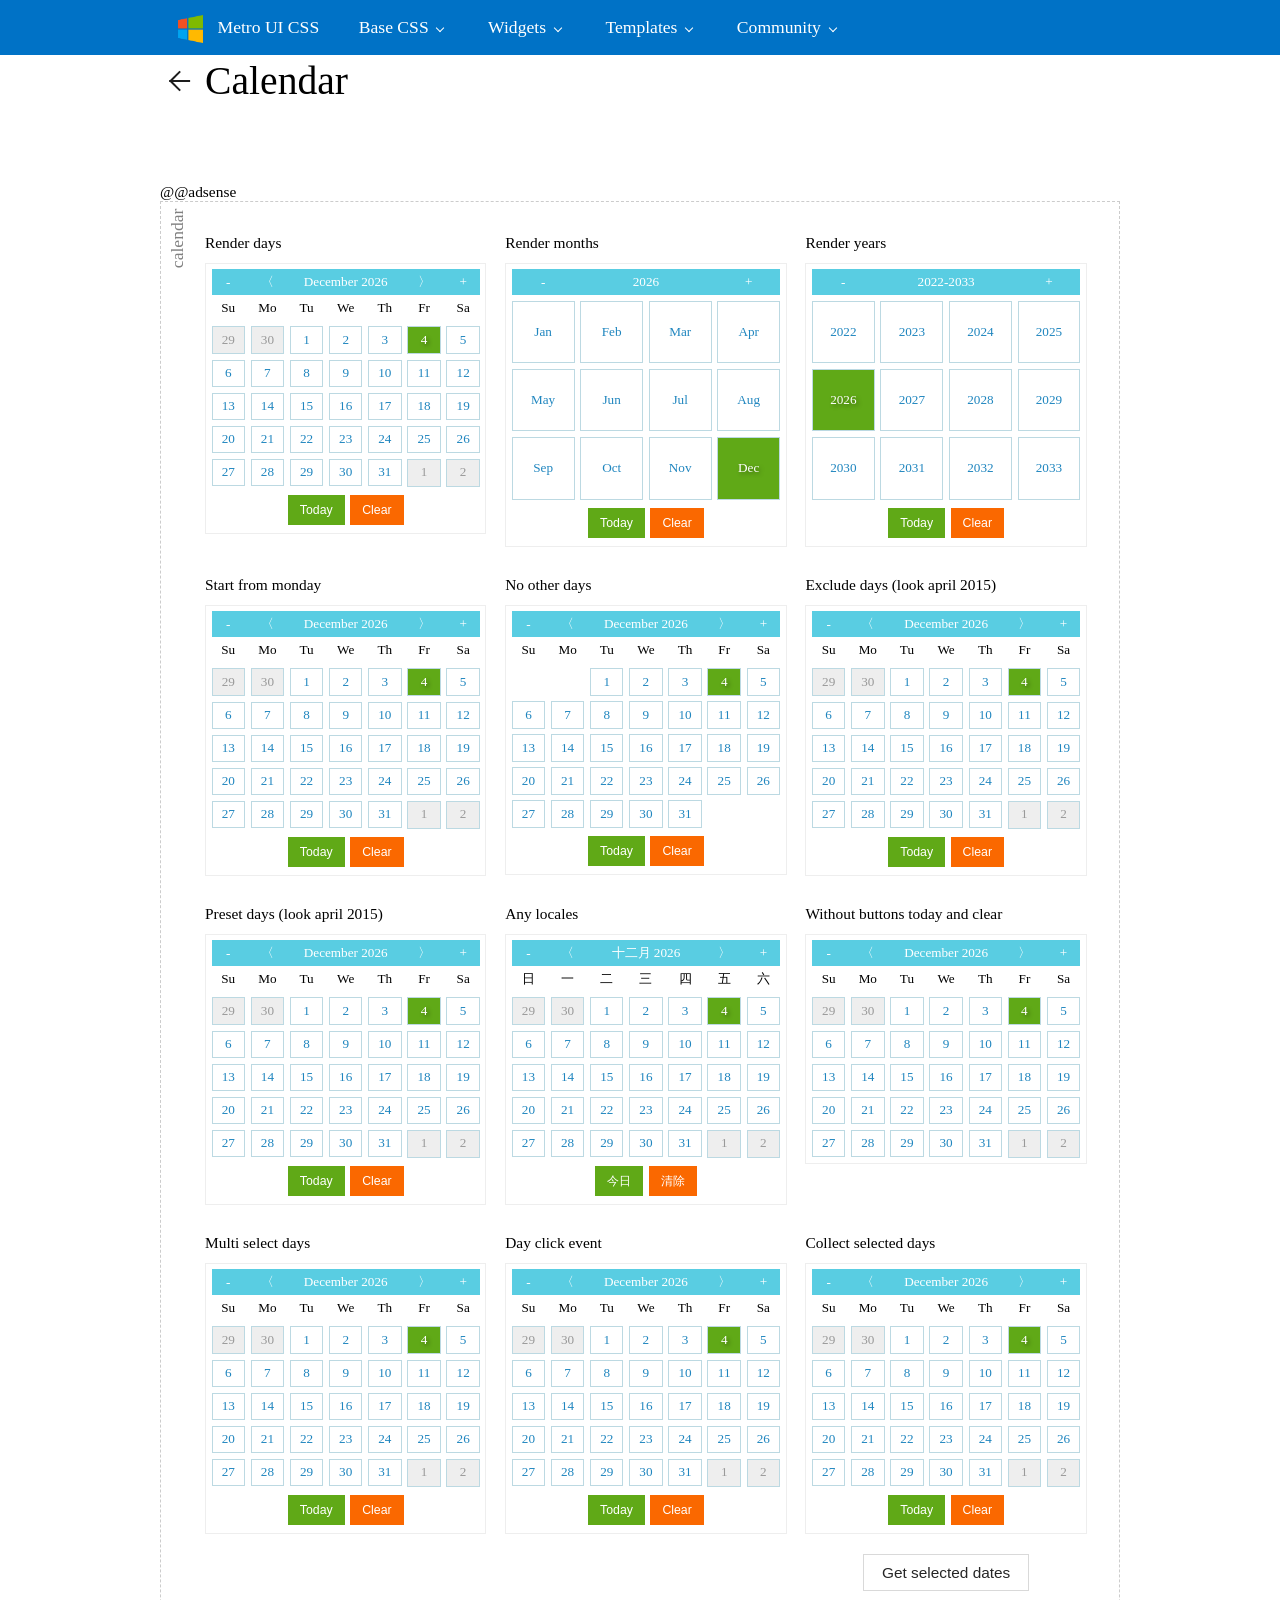
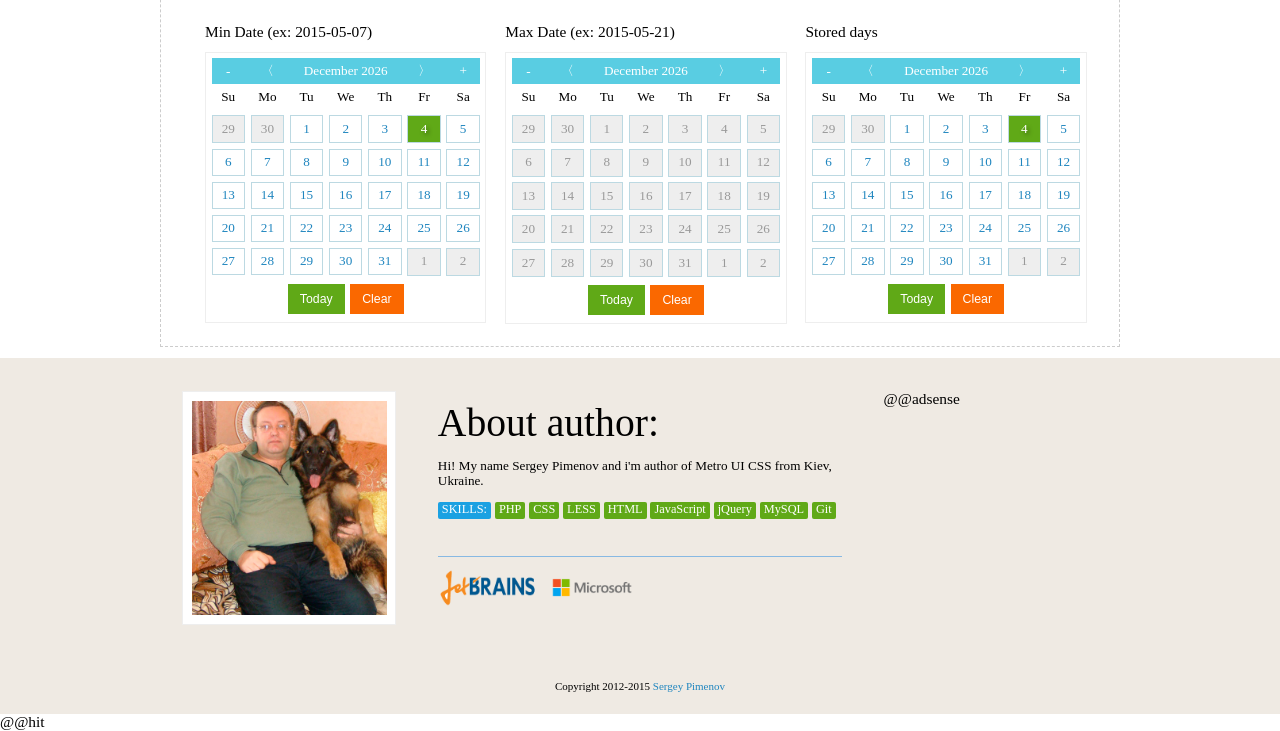
<file: Project/master/docs/calendar.html>
<!DOCTYPE html>
<html>
<head lang="en">
    <meta charset="UTF-8">
    <meta http-equiv="X-UA-Compatible" content="IE=edge">
    <meta name="viewport" content="width=device-width, initial-scale=1.0, maximum-scale=1.0, user-scalable=no">
    <meta name="description" content="Metro, a sleek, intuitive, and powerful framework for faster and easier web development for Windows Metro Style.">
    <meta name="keywords" content="HTML, CSS, JS, JavaScript, framework, metro, front-end, frontend, web development">
    <meta name="author" content="Sergey Pimenov and Metro UI CSS contributors">

    <link rel='shortcut icon' type='image/x-icon' href='favicon.ico' />
    <title>Calendar :: Metro UI CSS - The front-end framework for developing projects on the web in Windows Metro Style</title>

    <link href="css/metro.css" rel="stylesheet">
    <link href="css/metro-icons.css" rel="stylesheet">
    <link href="css/docs.css" rel="stylesheet">

    <script src="js/jquery-2.1.3.min.js"></script>
    <script src="js/metro.js"></script>
    <script src="js/docs.js"></script>
    <script src="js/prettify/run_prettify.js"></script>
    <script src="js/ga.js"></script>
    <script async src="//pagead2.googlesyndication.com/pagead/js/adsbygoogle.js"></script>


</head>
<body onload="init()">
    <div class="container page-content">
        <h1><a href="index.html" class="nav-button transform"><span></span></a>&nbsp;Calendar</h1>

        @@adsense

        <div class="example" data-text="calendar">
            <div class="grid responsive">
                <div class="row cells3">
                    <div class="cell">
                        <h5>Render days</h5>
                        <div data-role="calendar"></div>
                    </div>
                    <div class="cell">
                        <h5>Render months</h5>
                        <div data-role="calendar" data-start-mode="month"></div>
                    </div>
                    <div class="cell">
                        <h5>Render years</h5>
                        <div data-role="calendar" data-start-mode="year"></div>
                    </div>
                </div>

                <div class="row cells3">
                    <div class="cell">
                        <h5>Start from monday</h5>
                        <div data-role="calendar" data-week-start="1"></div>
                    </div>
                    <div class="cell">
                        <h5>No other days</h5>
                        <div data-role="calendar" data-other-days="false" data-week-start="1"></div>
                    </div>
                    <div class="cell">
                        <h5>Exclude days (look april 2015)</h5>
                        <div data-role="calendar" data-week-start="1" data-exclude="2015-04-18, 2015-04-19, 2015-04-20, 2015-04-21"></div>
                    </div>
                </div>

                <div class="row cells3">
                    <div class="cell">
                        <h5>Preset days (look april 2015)</h5>
                        <div data-role="calendar" data-week-start="1" data-preset="2015-04-18, 2015-04-19, 2015-04-20, 2015-04-21"></div>
                    </div>
                    <div class="cell">
                        <h5>Any locales</h5>
                        <div data-role="calendar" data-week-start="1" data-locale="zhCN"></div>
                    </div>
                    <div class="cell">
                        <h5>Without buttons today and clear</h5>
                        <div data-role="calendar" data-week-start="1" data-buttons="false"></div>
                    </div>
                </div>

                <div class="row cells3">
                    <div class="cell">
                        <h5>Multi select days</h5>
                        <div data-role="calendar" data-week-start="1" data-multi-select="true"></div>
                    </div>
                    <div class="cell">
                        <h5>Day click event</h5>
                        <div data-role="calendar" data-week-start="1" data-day-click="day_click"></div>
                        <script>
                            function day_click(short, full) {
                                alert("You click on day!\nShort: "+short+"\nFull: " + full);
                            }
                        </script>
                    </div>
                    <div class="cell">
                        <h5>Collect selected days</h5>
                        <div data-role="calendar" data-week-start="1" data-multi-select="true" id="c1"></div>
                        <br />
                        <div class="align-center"><button class="button" onclick="get_dates()">Get selected dates</button></div>
                        <script>
                            function get_dates(){
                                var result = $("#c1").calendar('getDates');
                                alert(result);
                            }
                        </script>
                    </div>
                </div>

                <div class="row cells3">
                    <div class="cell">
                        <h5>Min Date (ex: 2015-05-07)</h5>
                        <div data-role="calendar" data-week-start="1" data-min-date="2015-05-07"></div>
                    </div>
                    <div class="cell">
                        <h5>Max Date (ex: 2015-05-21)</h5>
                        <div data-role="calendar" data-week-start="1" data-max-date="2015-05-21"></div>
                    </div>
                    <div class="cell">
                        <h5>Stored days</h5>
                        <div data-role="calendar" data-week-start="1" data-stored="2015-05-18, 2015-05-19, 2015-05-20, 2015-05-21"></div>
                    </div>
                </div>
            </div>
        </div>
    </div>

    @@hit

</body>
</html>
</file>
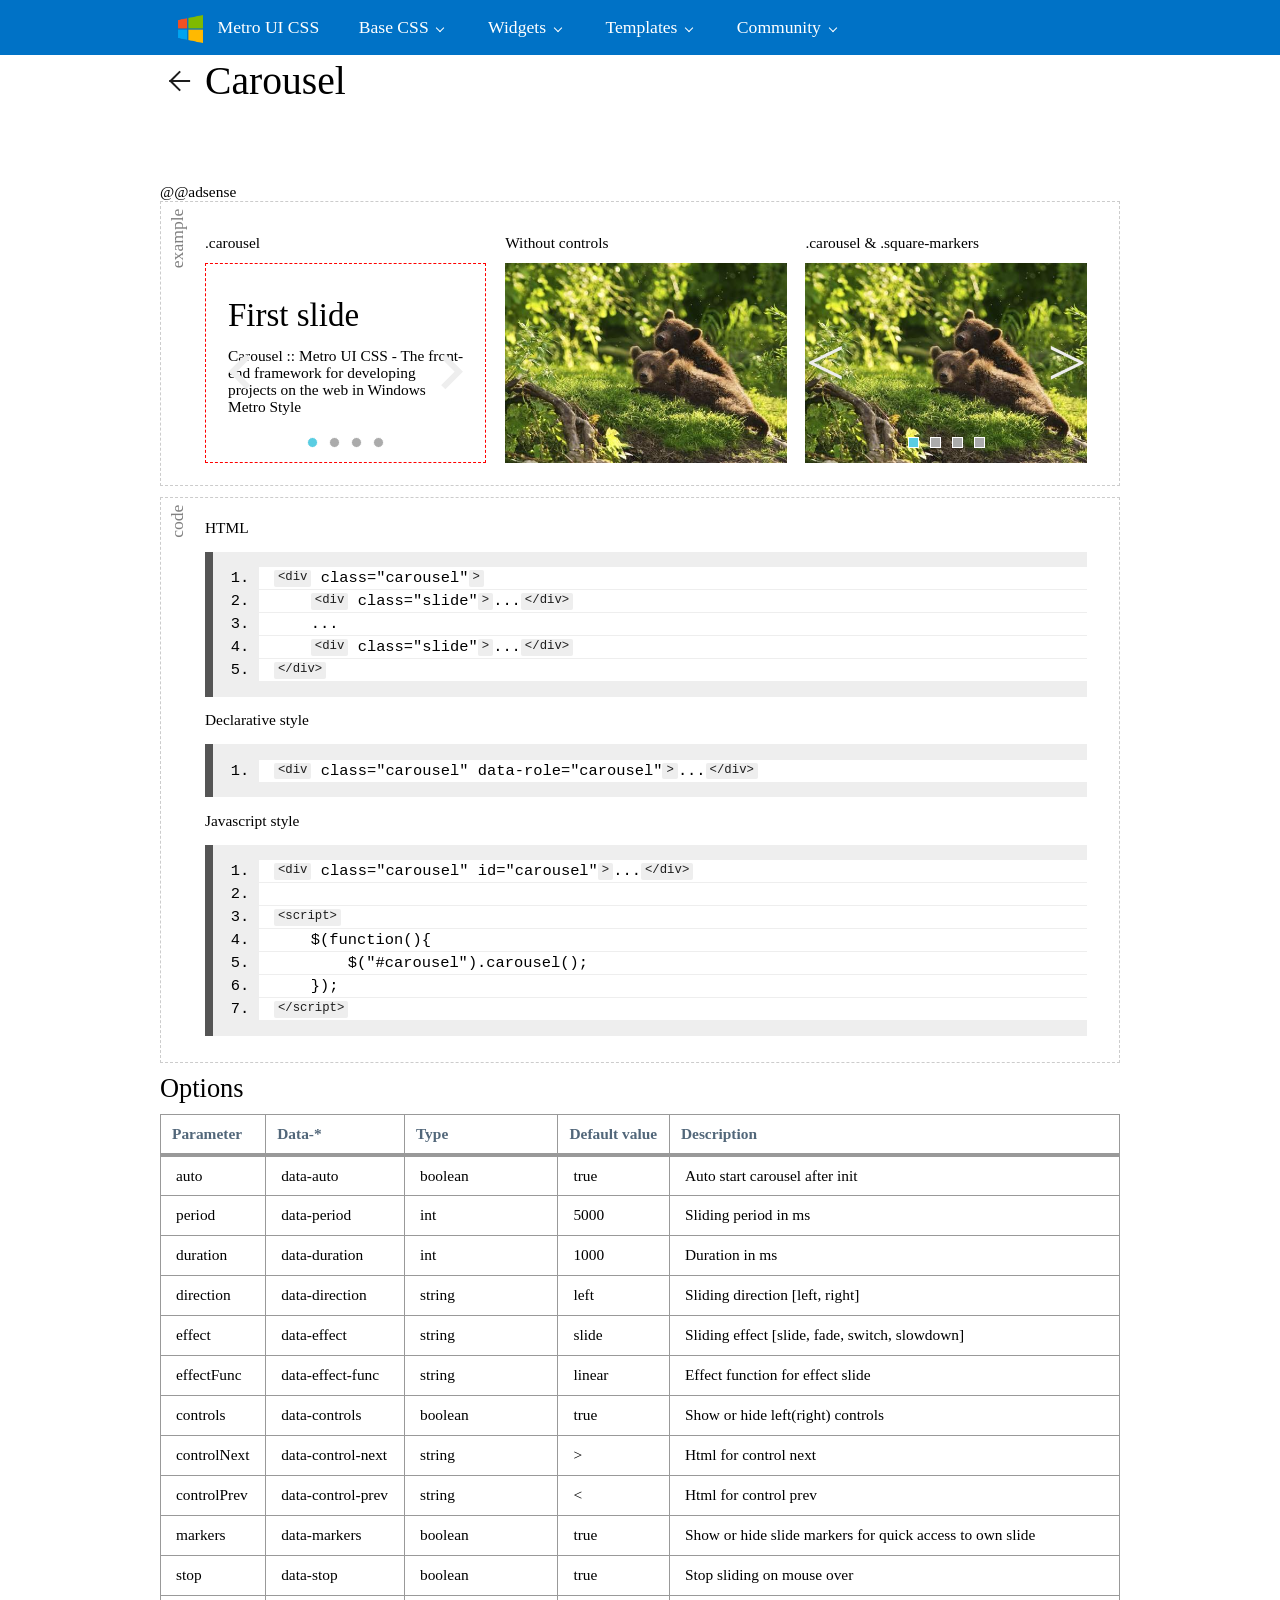
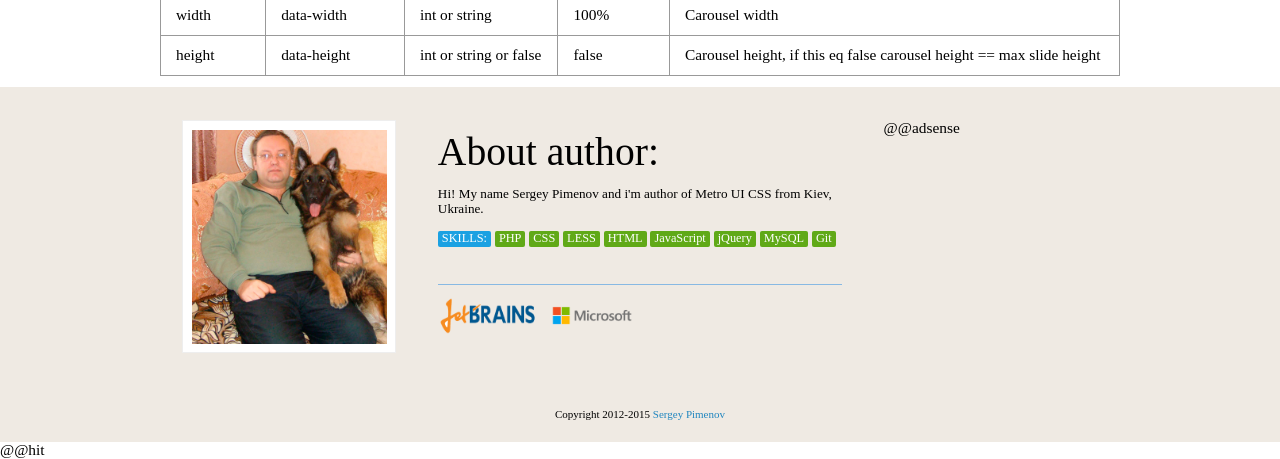
<file: Project/master/docs/carousel.html>
<!DOCTYPE html>
<html xmlns="http://www.w3.org/1999/html">
<head lang="en">
    <meta charset="UTF-8">
    <meta http-equiv="X-UA-Compatible" content="IE=edge">
    <meta name="viewport" content="width=device-width, initial-scale=1.0, maximum-scale=1.0, user-scalable=no">
    <meta name="description" content="Metro, a sleek, intuitive, and powerful framework for faster and easier web development for Windows Metro Style.">
    <meta name="keywords" content="HTML, CSS, JS, JavaScript, framework, metro, front-end, frontend, web development">
    <meta name="author" content="Sergey Pimenov and Metro UI CSS contributors">

    <link rel='shortcut icon' type='image/x-icon' href='favicon.ico' />
    <title>Carousel :: Metro UI CSS - The front-end framework for developing projects on the web in Windows Metro Style</title>

    <link href="css/metro.css" rel="stylesheet">
    <link href="css/metro-icons.css" rel="stylesheet">
    <link href="css/docs.css" rel="stylesheet">

    <script src="js/jquery-2.1.3.min.js"></script>
    <script src="js/metro.js"></script>
    <script src="js/docs.js"></script>
    <script src="js/prettify/run_prettify.js"></script>
    <script src="js/ga.js"></script>
    <script async src="//pagead2.googlesyndication.com/pagead/js/adsbygoogle.js"></script>


</head>
<body onload="init()">
    <div class="container page-content">
        <h1><a href="index.html" class="nav-button transform"><span></span></a>&nbsp;Carousel</h1>

        @@adsense

        <div class="example" data-text="example">
            <div class="grid">
                <div class="row cells3">
                    <div class="cell">
                        <h5>.carousel</h5>
                        <div class="carousel" data-role="carousel" data-height="200" data-control-next="<span class='mif-chevron-right'></span>" data-control-prev="<span class='mif-chevron-left'></span>">
                            <div class="slide padding20 debug">
                                <h2>First slide</h2>
                                <p>
                                    Carousel :: Metro UI CSS - The front-end framework for developing projects on the web in Windows Metro Style
                                </p>
                            </div>
                            <div class="slide"><img src="images/2.jpg" data-role="fitImage" data-format="fill"></div>
                            <div class="slide"><img src="images/3.jpg" data-role="fitImage" data-format="fill"></div>
                            <div class="slide"><img src="images/4.jpg" data-role="fitImage" data-format="fill"></div>
                        </div>
                    </div>
                    <div class="cell">
                        <h5>Without controls</h5>
                        <div class="carousel" data-role="carousel" data-height="200" data-controls="false" data-markers="false" data-effect="fade">
                            <div class="slide"><img src="images/1.jpg" data-role="fitImage" data-format="fill"></div>
                            <div class="slide"><img src="images/2.jpg" data-role="fitImage" data-format="fill"></div>
                            <div class="slide"><img src="images/3.jpg" data-role="fitImage" data-format="fill"></div>
                            <div class="slide"><img src="images/4.jpg" data-role="fitImage" data-format="fill"></div>
                        </div>
                    </div>
                    <div class="cell">
                        <h5>.carousel & .square-markers</h5>
                        <div class="carousel square-bullets" data-height="200" data-role="carousel" data-direction="right">
                            <div class="slide"><img src="images/1.jpg" data-role="fitImage" data-format="fill"></div>
                            <div class="slide"><img src="images/2.jpg" data-role="fitImage" data-format="fill"></div>
                            <div class="slide"><img src="images/3.jpg" data-role="fitImage" data-format="fill"></div>
                            <div class="slide"><img src="images/4.jpg" data-role="fitImage" data-format="fill"></div>
                        </div>
                    </div>
                </div>
            </div>
        </div> <!-- End of example -->

        <div class="example" data-text="code">
            <h5>HTML</h5>
            <pre class="prettyprint linenums"><code>
                &lt;div class="carousel"&gt;
                    &lt;div class="slide"&gt;...&lt;/div&gt;
                    ...
                    &lt;div class="slide"&gt;...&lt;/div&gt;
                &lt;/div&gt;
            </code></pre>

            <h5>Declarative style</h5>
            <pre class="prettyprint linenums"><code>
                &lt;div class="carousel" data-role="carousel"&gt;...&lt;/div&gt;
            </code></pre>

            <h5>Javascript style</h5>
            <pre class="prettyprint linenums"><code>
                &lt;div class="carousel" id="carousel"&gt;...&lt;/div&gt;

                &lt;script&gt;
                    $(function(){
                        $("#carousel").carousel();
                    });
                &lt;/script&gt;
            </code></pre>
        </div> <!-- End of example -->

        <h3>Options</h3>
        <table class="table bordered border">
            <thead>
            <tr>
                <td>Parameter</td>
                <td>Data-*</td>
                <td>Type</td>
                <td>Default value</td>
                <td>Description</td>
            </tr>
            </thead>
            <tbody>
            <tr>
                <td>auto</td>
                <td style="white-space: nowrap">data-auto</td>
                <td>boolean</td>
                <td>true</td>
                <td>Auto start carousel after init</td>
            </tr>
            <tr>
                <td>period</td>
                <td style="white-space: nowrap">data-period</td>
                <td>int</td>
                <td>5000</td>
                <td>Sliding period in ms</td>
            </tr>
            <tr>
                <td>duration</td>
                <td style="white-space: nowrap">data-duration</td>
                <td>int</td>
                <td>1000</td>
                <td>Duration in ms</td>
            </tr>
            <tr>
                <td>direction</td>
                <td style="white-space: nowrap">data-direction</td>
                <td>string</td>
                <td>left</td>
                <td>Sliding direction [left, right]</td>
            </tr>
            <tr>
                <td>effect</td>
                <td style="white-space: nowrap">data-effect</td>
                <td>string</td>
                <td>slide</td>
                <td>Sliding effect [slide, fade, switch, slowdown]</td>
            </tr>
            <tr>
                <td>effectFunc</td>
                <td style="white-space: nowrap">data-effect-func</td>
                <td>string</td>
                <td>linear</td>
                <td>Effect function for effect slide</td>
            </tr>
            <tr>
                <td>controls</td>
                <td style="white-space: nowrap">data-controls</td>
                <td>boolean</td>
                <td>true</td>
                <td>Show or hide left(right) controls</td>
            </tr>
            <tr>
                <td>controlNext</td>
                <td style="white-space: nowrap">data-control-next</td>
                <td>string</td>
                <td>&gt;</td>
                <td>Html for control next</td>
            </tr>
            <tr>
                <td>controlPrev</td>
                <td style="white-space: nowrap">data-control-prev</td>
                <td>string</td>
                <td>&lt;</td>
                <td>Html for control prev</td>
            </tr>
            <tr>
                <td>markers</td>
                <td style="white-space: nowrap">data-markers</td>
                <td>boolean</td>
                <td>true</td>
                <td>Show or hide slide markers for quick access to own slide</td>
            </tr>
            <tr>
                <td>stop</td>
                <td style="white-space: nowrap">data-stop</td>
                <td>boolean</td>
                <td>true</td>
                <td>Stop sliding on mouse over</td>
            </tr>
            <tr>
                <td>width</td>
                <td style="white-space: nowrap">data-width</td>
                <td>int or string</td>
                <td>100%</td>
                <td>Carousel width</td>
            </tr>
            <tr>
                <td>height</td>
                <td style="white-space: nowrap">data-height</td>
                <td>int or string or false</td>
                <td>false</td>
                <td>Carousel height, if this eq false carousel height == max slide height</td>
            </tr>
            </tbody>
        </table>
    </div>

    @@hit

</body>
</html>
</file>
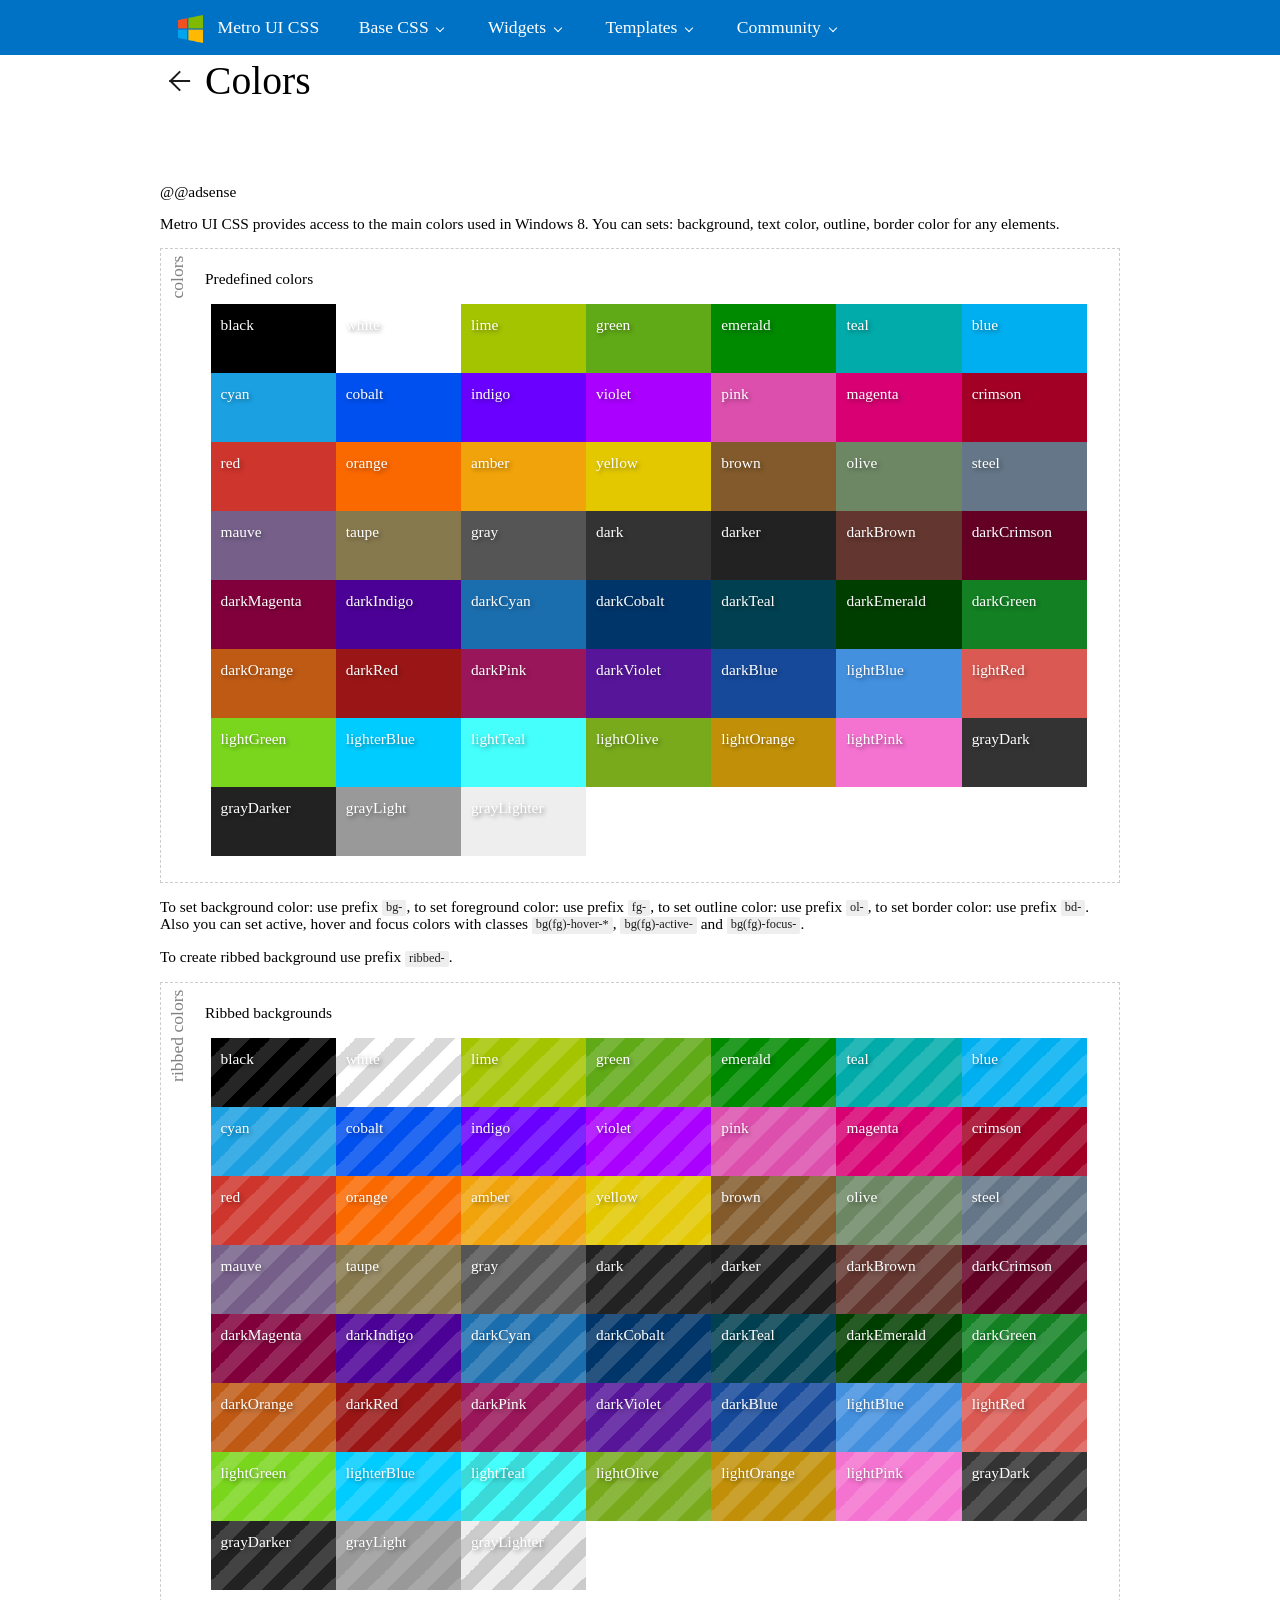
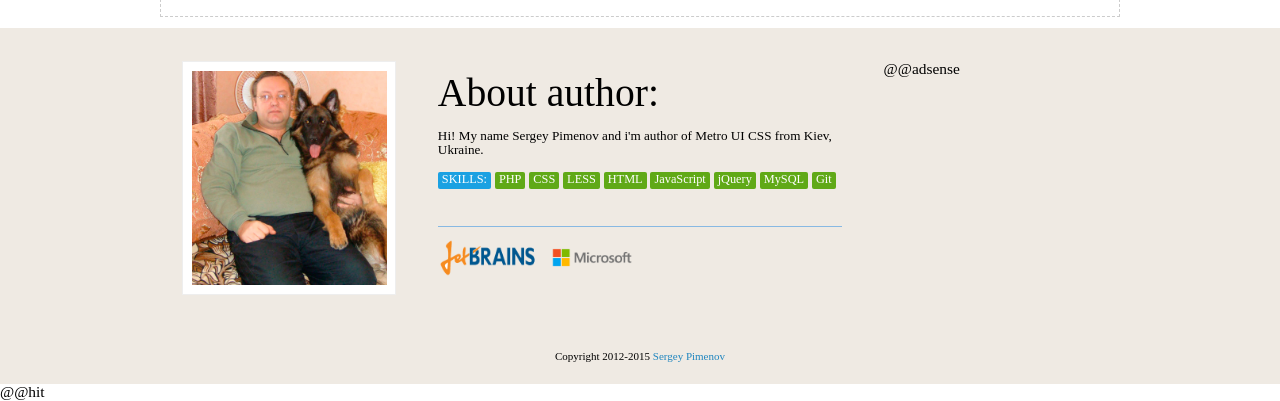
<file: Project/master/docs/colors.html>
<!DOCTYPE html>
<html>
<head lang="en">
    <meta charset="UTF-8">
    <meta http-equiv="X-UA-Compatible" content="IE=edge">
    <meta name="viewport" content="width=device-width, initial-scale=1.0, maximum-scale=1.0, user-scalable=no">
    <meta name="description" content="Metro, a sleek, intuitive, and powerful framework for faster and easier web development for Windows Metro Style.">
    <meta name="keywords" content="HTML, CSS, JS, JavaScript, framework, metro, front-end, frontend, web development">
    <meta name="author" content="Sergey Pimenov and Metro UI CSS contributors">

    <link rel='shortcut icon' type='image/x-icon' href='favicon.ico' />
    <title>Colors :: Metro UI CSS - The front-end framework for developing projects on the web in Windows Metro Style</title>

    <link href="css/metro.css" rel="stylesheet">
    <link href="css/metro-icons.css" rel="stylesheet">
    <link href="css/docs.css" rel="stylesheet">

    <script src="js/jquery-2.1.3.min.js"></script>
    <script src="js/metro.js"></script>
    <script src="js/docs.js"></script>
    <script src="js/prettify/run_prettify.js"></script>
    <script src="js/ga.js"></script>
    <script async src="//pagead2.googlesyndication.com/pagead/js/adsbygoogle.js"></script>


</head>
<body onload="init()">
    <div class="container page-content">
        <h1><a href="index.html" class="nav-button transform"><span></span></a>&nbsp;Colors</h1>

        @@adsense

        <p>
            Metro UI CSS provides access to the main colors used in Windows 8. You can sets: background, text color, outline, border color for any elements.
        </p>

        <div class="example" data-text="colors">
            <h5>Predefined colors</h5>
            <ul class="unstyled-list color-list" id="bg-color-list"></ul>
            <script>
                $(function(){
                    var item, span;
                    $.each(metro_colors, function(i, v){
                        item = $("<li/>").addClass('bg-'+v+' fg-white padding10 text-shadow').html(v).appendTo($("#bg-color-list"));
                    });
                });
            </script>
        </div>

        <p>
            To set background color: use prefix <span class="tag">bg-</span>, to set foreground color: use prefix <span class="tag">fg-</span>, to set outline color: use prefix <span class="tag">ol-</span>, to set border color: use prefix <span class="tag">bd-</span>.
            Also you can set active, hover and focus colors with classes <span class="tag">bg(fg)-hover-*</span>, <span class="tag">bg(fg)-active-</span> and <span class="tag">bg(fg)-focus-</span>.
        </p>

        <p>
            To create ribbed background use prefix <span class="tag">ribbed-</span>.
        </p>

        <div class="example" data-text="ribbed colors">
            <h5>Ribbed backgrounds</h5>
            <ul class="unstyled-list color-list" id="ribbed-color-list"></ul>
            <script>
                $(function(){
                    var item, span;
                    $.each(metro_colors, function(i, v){
                        item = $("<li/>").addClass('ribbed-'+v+' fg-white padding10 text-shadow').html(v).appendTo($("#ribbed-color-list"));
                    });
                });
            </script>
        </div>
    </div>

    @@hit

</body>
</html>
</file>
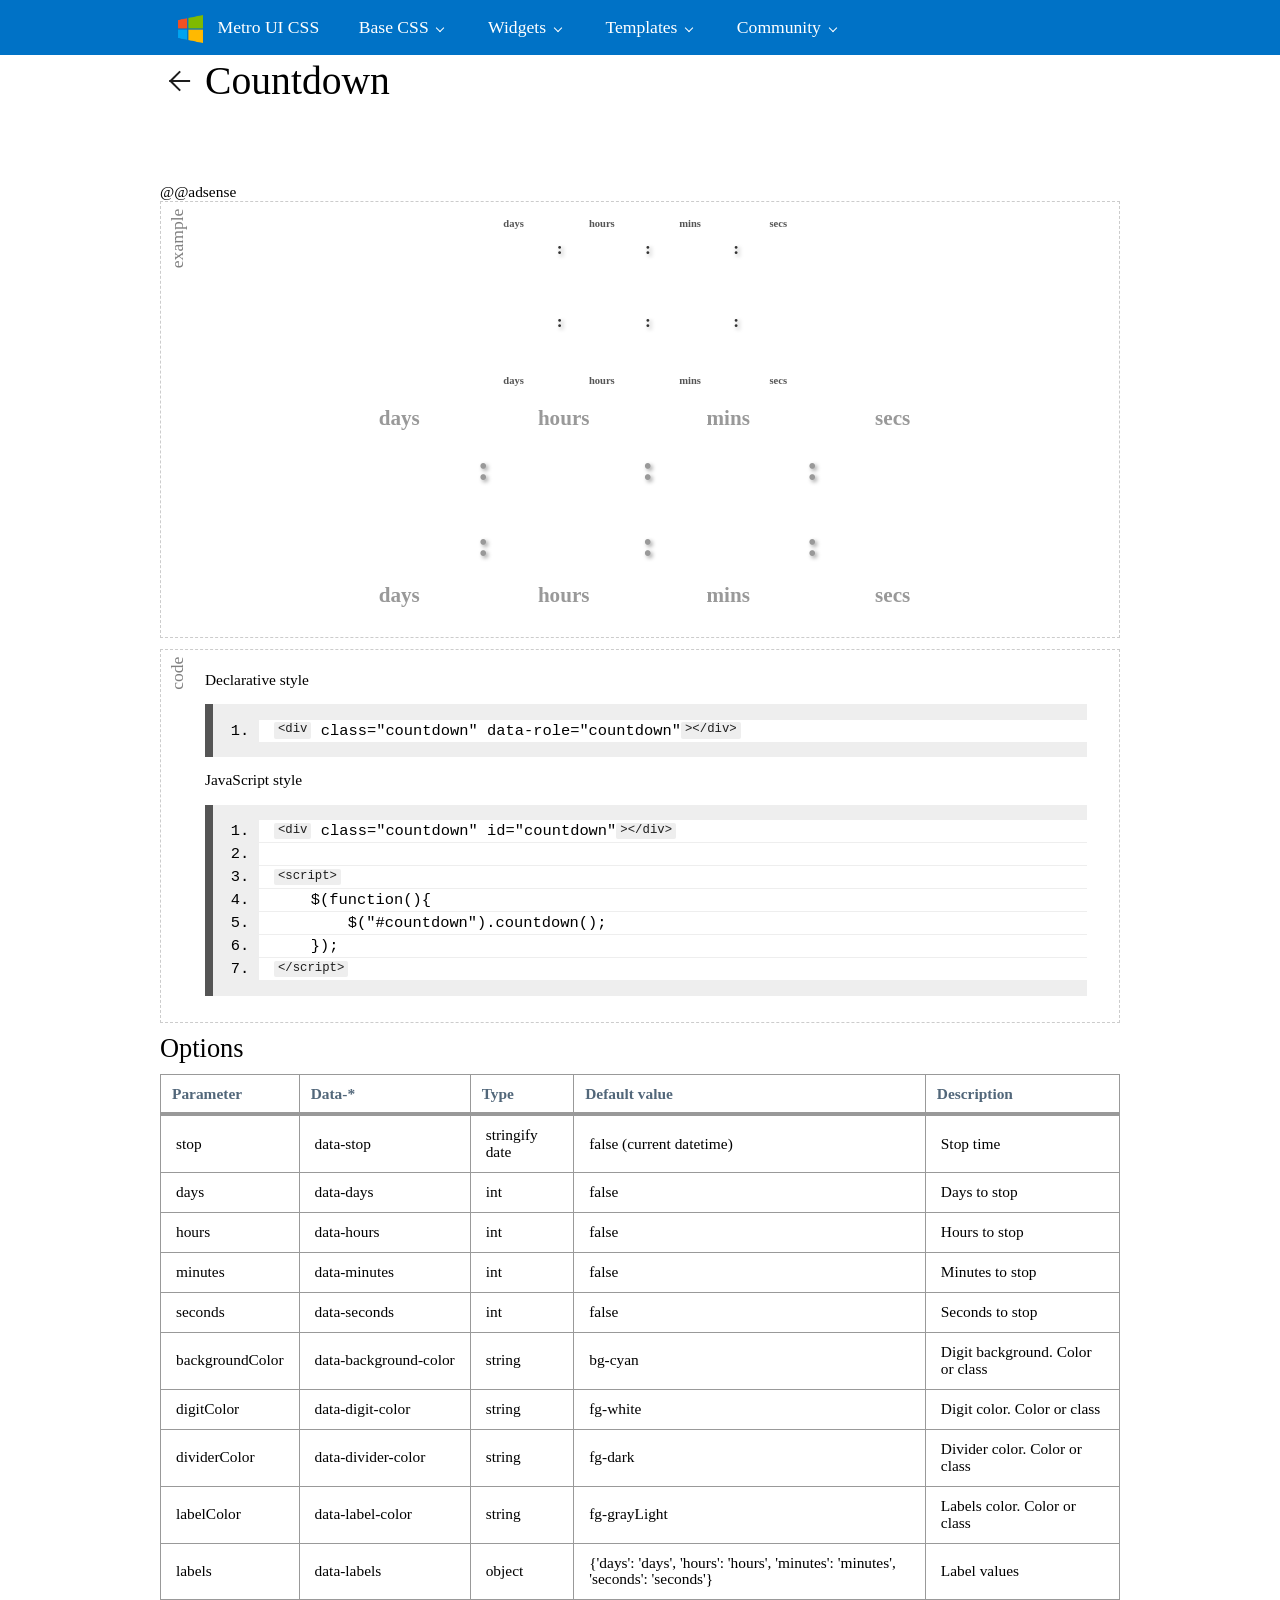
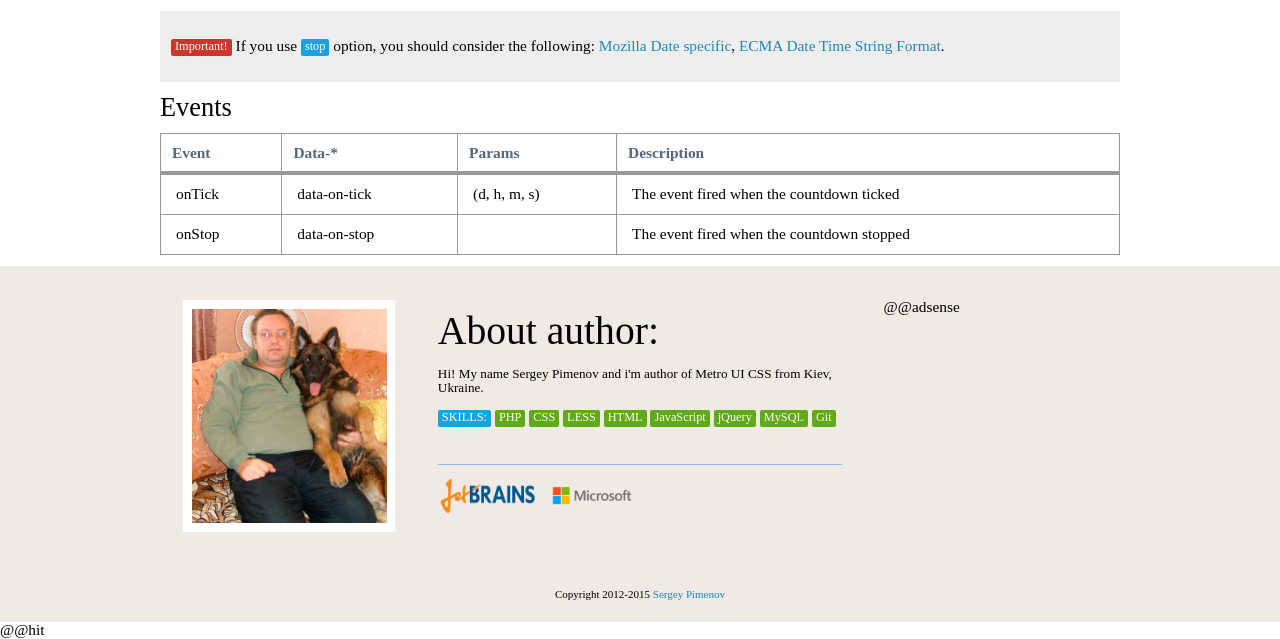
<file: Project/master/docs/countdown.html>
<!DOCTYPE html>
<html>
<head lang="en">
    <meta charset="UTF-8">
    <meta http-equiv="X-UA-Compatible" content="IE=edge">
    <meta name="viewport" content="width=device-width, initial-scale=1.0, maximum-scale=1.0, user-scalable=no">
    <meta name="description" content="Metro, a sleek, intuitive, and powerful framework for faster and easier web development for Windows Metro Style.">
    <meta name="keywords" content="HTML, CSS, JS, JavaScript, framework, metro, front-end, frontend, web development">
    <meta name="author" content="Sergey Pimenov and Metro UI CSS contributors">

    <link rel='shortcut icon' type='image/x-icon' href='favicon.ico' />
    <title>Countdown :: Metro UI CSS - The front-end framework for developing projects on the web in Windows Metro Style</title>

    <link href="css/metro.css" rel="stylesheet">
    <link href="css/metro-icons.css" rel="stylesheet">
    <link href="css/docs.css" rel="stylesheet">

    <script src="js/jquery-2.1.3.min.js"></script>
    <script src="js/metro.js"></script>
    <script src="js/docs.js"></script>
    <script src="js/prettify/run_prettify.js"></script>
    <script src="js/ga.js"></script>
    <script async src="//pagead2.googlesyndication.com/pagead/js/adsbygoogle.js"></script>


</head>
<body onload="init()">
    <div class="container page-content">
        <h1><a href="index.html" class="nav-button transform"><span></span></a>&nbsp;Countdown</h1>

        @@adsense

        <div class="example" data-text="example">
            <div class="align-center">
                <div class="countdown labels-top" data-role="countdown" data-minutes="2" data-seconds="30" data-background-color="bg-green" data-divider-color="fg-dark" data-label-color="fg-gray"></div>
            </div>

            <div class="align-center">
                <div class="countdown" data-role="countdown" data-hours="2" data-background-color="bg-red" data-divider-color="fg-dark" data-label-color="fg-gray"></div>
            </div>

            <div class="align-center">
                <div class="countdown labels-top" data-role="countdown" data-label-color="fg-grayLight" data-divider-color="fg-grayLight"  data-days="2" style="font-size: 2rem"></div>
            </div>

            <div class="align-center">
                <div class="countdown" data-role="countdown" data-background-color="ribbed-darkRed" data-label-color="fg-grayLight" data-divider-color="fg-grayLight"  data-days="30" style="font-size: 2rem"></div>
            </div>
        </div>

        <div class="example" data-text="code">
            <h5>Declarative style</h5>
            <pre class="prettyprint linenums"><code>
                &lt;div class="countdown" data-role="countdown"&gt;&lt;/div&gt;
            </code></pre>

            <h5>JavaScript style</h5>
            <pre class="prettyprint linenums"><code>
                &lt;div class="countdown" id="countdown"&gt;&lt;/div&gt;

                &lt;script&gt;
                    $(function(){
                        $("#countdown").countdown();
                    });
                &lt;/script&gt;
            </code></pre>
        </div>

        <h3>Options</h3>
        <table class="table bordered border">
            <thead>
            <tr>
                <td>Parameter</td>
                <td>Data-*</td>
                <td>Type</td>
                <td>Default value</td>
                <td>Description</td>
            </tr>
            </thead>
            <tbody>
            <tr>
                <td>stop</td>
                <td style="white-space: nowrap">data-stop</td>
                <td>stringify date</td>
                <td>false (current datetime)</td>
                <td>Stop time</td>
            </tr>
            <tr>
                <td>days</td>
                <td style="white-space: nowrap">data-days</td>
                <td>int</td>
                <td>false</td>
                <td>Days to stop</td>
            </tr>
            <tr>
                <td>hours</td>
                <td style="white-space: nowrap">data-hours</td>
                <td>int</td>
                <td>false</td>
                <td>Hours to stop</td>
            </tr>
            <tr>
                <td>minutes</td>
                <td style="white-space: nowrap">data-minutes</td>
                <td>int</td>
                <td>false</td>
                <td>Minutes to stop</td>
            </tr>
            <tr>
                <td>seconds</td>
                <td style="white-space: nowrap">data-seconds</td>
                <td>int</td>
                <td>false</td>
                <td>Seconds to stop</td>
            </tr>
            <tr>
                <td>backgroundColor</td>
                <td style="white-space: nowrap">data-background-color</td>
                <td>string</td>
                <td>bg-cyan</td>
                <td>Digit background. Color or class</td>
            </tr>
            <tr>
                <td>digitColor</td>
                <td style="white-space: nowrap">data-digit-color</td>
                <td>string</td>
                <td>fg-white</td>
                <td>Digit color. Color or class</td>
            </tr>
            <tr>
                <td>dividerColor</td>
                <td style="white-space: nowrap">data-divider-color</td>
                <td>string</td>
                <td>fg-dark</td>
                <td>Divider color. Color or class</td>
            </tr>
            <tr>
                <td>labelColor</td>
                <td style="white-space: nowrap">data-label-color</td>
                <td>string</td>
                <td>fg-grayLight</td>
                <td>Labels color. Color or class</td>
            </tr>
            <tr>
                <td>labels</td>
                <td style="white-space: nowrap">data-labels</td>
                <td>object</td>
                <td>{'days': 'days', 'hours': 'hours', 'minutes': 'minutes', 'seconds': 'seconds'}</td>
                <td>Label values</td>
            </tr>
            </tbody>
        </table>

        <div class="padding10 bg-grayLighter">
            <p><span class="tag alert">Important!</span> If you use <span class="tag info">stop</span> option, you should consider the following:
                <a href="https://developer.mozilla.org/en-US/docs/Web/JavaScript/Reference/Global_Objects/Date">Mozilla Date specific</a>,
                <a href="http://www.ecma-international.org/ecma-262/5.1/#sec-15.9.1.15">ECMA Date Time String Format</a>.
            </p>
        </div>

        <h3>Events</h3>
        <table class="table bordered border">
            <thead>
            <tr>
                <td>Event</td>
                <td>Data-*</td>
                <td>Params</td>
                <td>Description</td>
            </tr>
            </thead>
            <tbody>
            <tr>
                <td>onTick</td>
                <td style="white-space: nowrap">data-on-tick</td>
                <td>(d, h, m, s)</td>
                <td>The event fired when the countdown ticked</td>
            </tr>
            <tr>
                <td>onStop</td>
                <td style="white-space: nowrap">data-on-stop</td>
                <td></td>
                <td>The event fired when the countdown stopped</td>
            </tr>
            </tbody>
        </table>
    </div>

    @@hit

</body>
</html>
</file>
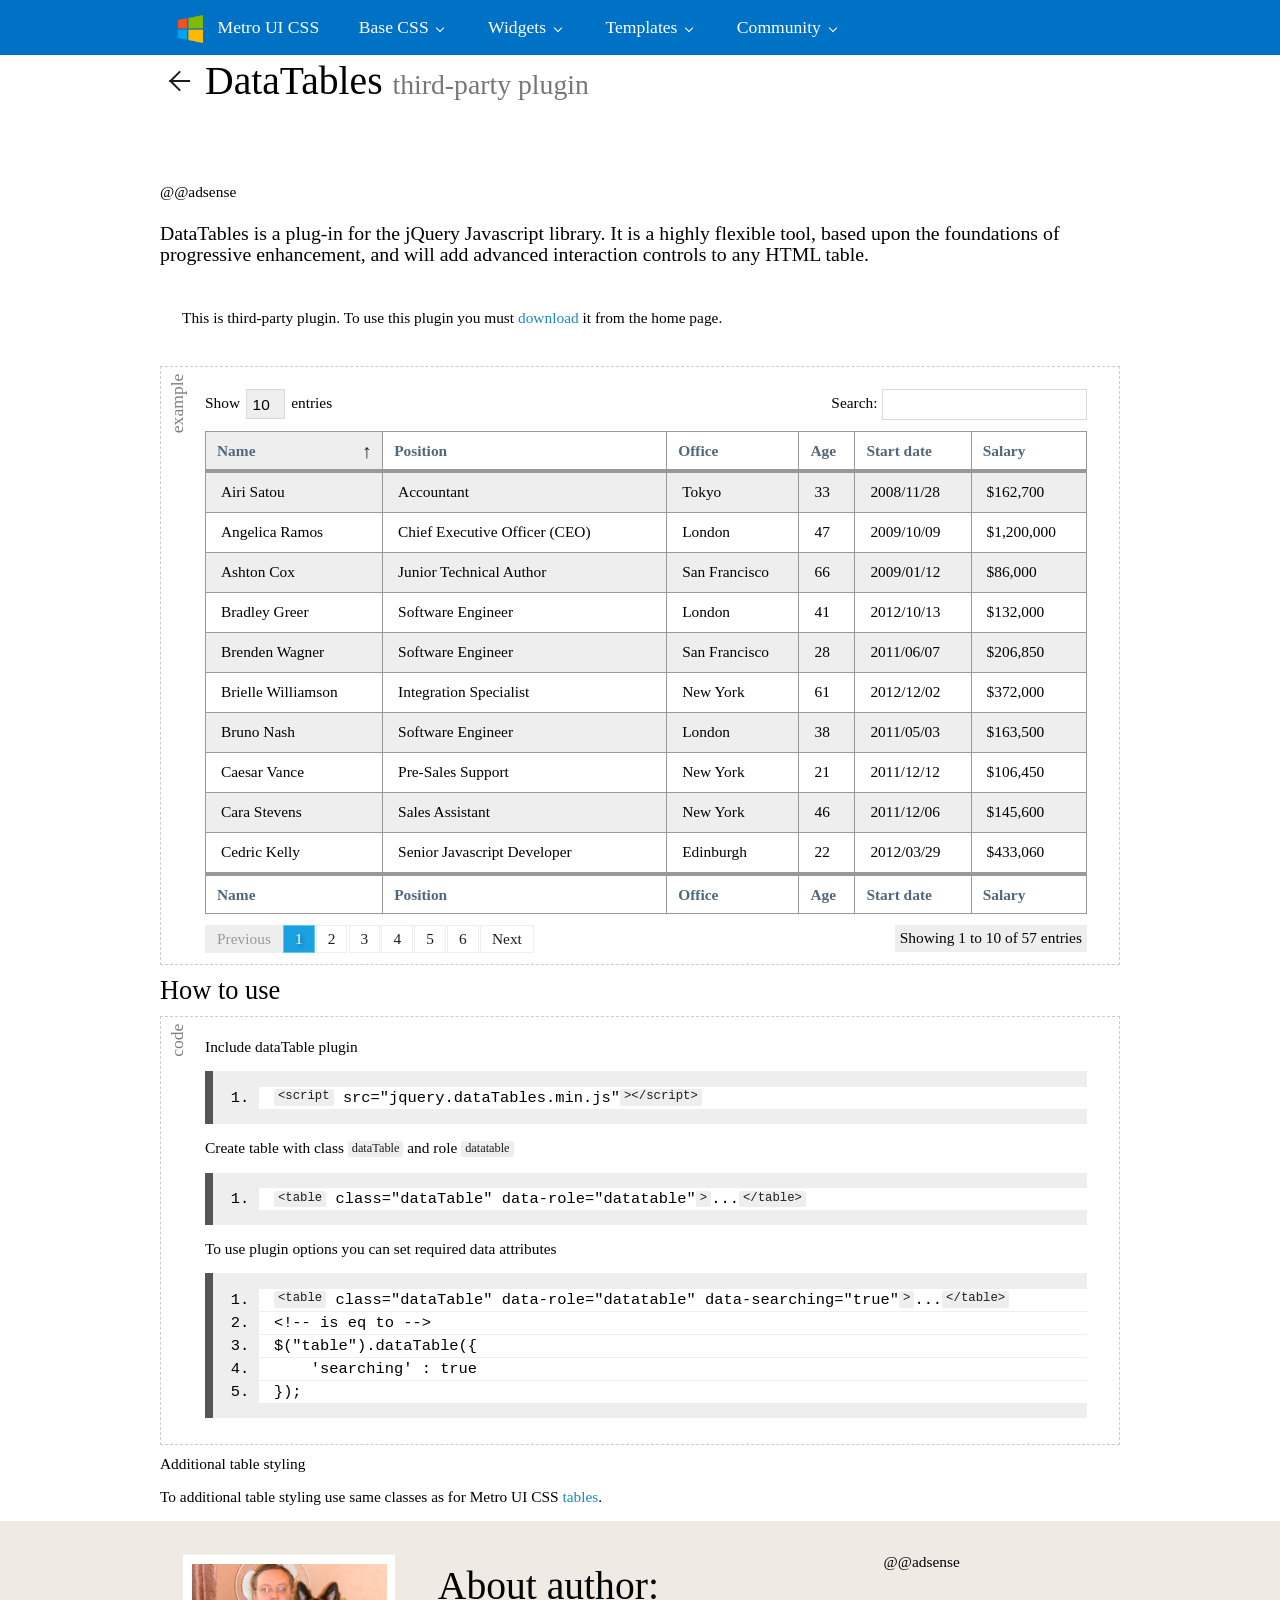
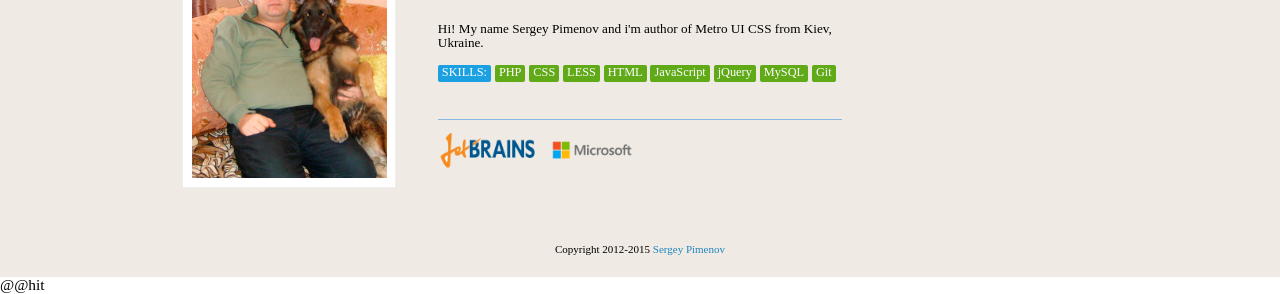
<file: Project/master/docs/dataTables.html>
<!DOCTYPE html>
<html>
<head lang="en">
    <meta charset="UTF-8">
    <meta http-equiv="X-UA-Compatible" content="IE=edge">
    <meta name="viewport" content="width=device-width, initial-scale=1.0, maximum-scale=1.0, user-scalable=no">
    <meta name="description" content="Metro, a sleek, intuitive, and powerful framework for faster and easier web development for Windows Metro Style.">
    <meta name="keywords" content="HTML, CSS, JS, JavaScript, framework, metro, front-end, frontend, web development">
    <meta name="author" content="Sergey Pimenov and Metro UI CSS contributors">

    <link rel='shortcut icon' type='image/x-icon' href='favicon.ico' />
    <title>DataTables plugin :: Metro UI CSS - The front-end framework for developing projects on the web in Windows Metro Style</title>

    <link href="css/metro.css" rel="stylesheet">
    <link href="css/metro-icons.css" rel="stylesheet">
    <link href="css/docs.css" rel="stylesheet">

    <script src="js/jquery-2.1.3.min.js"></script>
    <script src="js/jquery.dataTables.min.js"></script>
    <script src="js/metro.js"></script>
    <script src="js/docs.js"></script>
    <script src="js/prettify/run_prettify.js"></script>
    <script src="js/ga.js"></script>
    <script async src="//pagead2.googlesyndication.com/pagead/js/adsbygoogle.js"></script>


    <script>
        $(function(){
            //$('#example_table').dataTable();
        });
    </script>

</head>
<body onload="init()">
    <div class="container page-content">
        <h1><a href="index.html" class="nav-button transform"><span></span></a>&nbsp;DataTables <small>third-party plugin</small></h1>

        @@adsense

        <div class="margin20 no-margin-left no-margin-right sub-header text-light">
            DataTables is a plug-in for the jQuery Javascript library. It is a highly flexible tool, based upon the foundations of progressive enhancement, and will add advanced interaction controls to any HTML table.
        </div>

        <div class="padding20 info">
            This is third-party plugin. To use this plugin you must <a href="http://datatables.net/">download</a> it from the home page.
        </div>

        <br />
        <div class="example" data-text="example">
            <table id="example_table" class="dataTable striped border bordered" data-role="datatable" data-searching="true">
                <thead>
                <tr>
                    <th>Name</th>
                    <th>Position</th>
                    <th>Office</th>
                    <th>Age</th>
                    <th>Start date</th>
                    <th>Salary</th>
                </tr>
                </thead>

                <tfoot>
                <tr>
                    <th>Name</th>
                    <th>Position</th>
                    <th>Office</th>
                    <th>Age</th>
                    <th>Start date</th>
                    <th>Salary</th>
                </tr>
                </tfoot>

                <tbody>
                <tr>
                    <td>Tiger Nixon</td>
                    <td>System Architect</td>
                    <td>Edinburgh</td>
                    <td>61</td>
                    <td>2011/04/25</td>
                    <td>$320,800</td>
                </tr>
                <tr>
                    <td>Garrett Winters</td>
                    <td>Accountant</td>
                    <td>Tokyo</td>
                    <td>63</td>
                    <td>2011/07/25</td>
                    <td>$170,750</td>
                </tr>
                <tr>
                    <td>Ashton Cox</td>
                    <td>Junior Technical Author</td>
                    <td>San Francisco</td>
                    <td>66</td>
                    <td>2009/01/12</td>
                    <td>$86,000</td>
                </tr>
                <tr>
                    <td>Cedric Kelly</td>
                    <td>Senior Javascript Developer</td>
                    <td>Edinburgh</td>
                    <td>22</td>
                    <td>2012/03/29</td>
                    <td>$433,060</td>
                </tr>
                <tr>
                    <td>Airi Satou</td>
                    <td>Accountant</td>
                    <td>Tokyo</td>
                    <td>33</td>
                    <td>2008/11/28</td>
                    <td>$162,700</td>
                </tr>
                <tr>
                    <td>Brielle Williamson</td>
                    <td>Integration Specialist</td>
                    <td>New York</td>
                    <td>61</td>
                    <td>2012/12/02</td>
                    <td>$372,000</td>
                </tr>
                <tr>
                    <td>Herrod Chandler</td>
                    <td>Sales Assistant</td>
                    <td>San Francisco</td>
                    <td>59</td>
                    <td>2012/08/06</td>
                    <td>$137,500</td>
                </tr>
                <tr>
                    <td>Rhona Davidson</td>
                    <td>Integration Specialist</td>
                    <td>Tokyo</td>
                    <td>55</td>
                    <td>2010/10/14</td>
                    <td>$327,900</td>
                </tr>
                <tr>
                    <td>Colleen Hurst</td>
                    <td>Javascript Developer</td>
                    <td>San Francisco</td>
                    <td>39</td>
                    <td>2009/09/15</td>
                    <td>$205,500</td>
                </tr>
                <tr>
                    <td>Sonya Frost</td>
                    <td>Software Engineer</td>
                    <td>Edinburgh</td>
                    <td>23</td>
                    <td>2008/12/13</td>
                    <td>$103,600</td>
                </tr>
                <tr>
                    <td>Jena Gaines</td>
                    <td>Office Manager</td>
                    <td>London</td>
                    <td>30</td>
                    <td>2008/12/19</td>
                    <td>$90,560</td>
                </tr>
                <tr>
                    <td>Quinn Flynn</td>
                    <td>Support Lead</td>
                    <td>Edinburgh</td>
                    <td>22</td>
                    <td>2013/03/03</td>
                    <td>$342,000</td>
                </tr>
                <tr>
                    <td>Charde Marshall</td>
                    <td>Regional Director</td>
                    <td>San Francisco</td>
                    <td>36</td>
                    <td>2008/10/16</td>
                    <td>$470,600</td>
                </tr>
                <tr>
                    <td>Haley Kennedy</td>
                    <td>Senior Marketing Designer</td>
                    <td>London</td>
                    <td>43</td>
                    <td>2012/12/18</td>
                    <td>$313,500</td>
                </tr>
                <tr>
                    <td>Tatyana Fitzpatrick</td>
                    <td>Regional Director</td>
                    <td>London</td>
                    <td>19</td>
                    <td>2010/03/17</td>
                    <td>$385,750</td>
                </tr>
                <tr>
                    <td>Michael Silva</td>
                    <td>Marketing Designer</td>
                    <td>London</td>
                    <td>66</td>
                    <td>2012/11/27</td>
                    <td>$198,500</td>
                </tr>
                <tr>
                    <td>Paul Byrd</td>
                    <td>Chief Financial Officer (CFO)</td>
                    <td>New York</td>
                    <td>64</td>
                    <td>2010/06/09</td>
                    <td>$725,000</td>
                </tr>
                <tr>
                    <td>Gloria Little</td>
                    <td>Systems Administrator</td>
                    <td>New York</td>
                    <td>59</td>
                    <td>2009/04/10</td>
                    <td>$237,500</td>
                </tr>
                <tr>
                    <td>Bradley Greer</td>
                    <td>Software Engineer</td>
                    <td>London</td>
                    <td>41</td>
                    <td>2012/10/13</td>
                    <td>$132,000</td>
                </tr>
                <tr>
                    <td>Dai Rios</td>
                    <td>Personnel Lead</td>
                    <td>Edinburgh</td>
                    <td>35</td>
                    <td>2012/09/26</td>
                    <td>$217,500</td>
                </tr>
                <tr>
                    <td>Jenette Caldwell</td>
                    <td>Development Lead</td>
                    <td>New York</td>
                    <td>30</td>
                    <td>2011/09/03</td>
                    <td>$345,000</td>
                </tr>
                <tr>
                    <td>Yuri Berry</td>
                    <td>Chief Marketing Officer (CMO)</td>
                    <td>New York</td>
                    <td>40</td>
                    <td>2009/06/25</td>
                    <td>$675,000</td>
                </tr>
                <tr>
                    <td>Caesar Vance</td>
                    <td>Pre-Sales Support</td>
                    <td>New York</td>
                    <td>21</td>
                    <td>2011/12/12</td>
                    <td>$106,450</td>
                </tr>
                <tr>
                    <td>Doris Wilder</td>
                    <td>Sales Assistant</td>
                    <td>Sidney</td>
                    <td>23</td>
                    <td>2010/09/20</td>
                    <td>$85,600</td>
                </tr>
                <tr>
                    <td>Angelica Ramos</td>
                    <td>Chief Executive Officer (CEO)</td>
                    <td>London</td>
                    <td>47</td>
                    <td>2009/10/09</td>
                    <td>$1,200,000</td>
                </tr>
                <tr>
                    <td>Gavin Joyce</td>
                    <td>Developer</td>
                    <td>Edinburgh</td>
                    <td>42</td>
                    <td>2010/12/22</td>
                    <td>$92,575</td>
                </tr>
                <tr>
                    <td>Jennifer Chang</td>
                    <td>Regional Director</td>
                    <td>Singapore</td>
                    <td>28</td>
                    <td>2010/11/14</td>
                    <td>$357,650</td>
                </tr>
                <tr>
                    <td>Brenden Wagner</td>
                    <td>Software Engineer</td>
                    <td>San Francisco</td>
                    <td>28</td>
                    <td>2011/06/07</td>
                    <td>$206,850</td>
                </tr>
                <tr>
                    <td>Fiona Green</td>
                    <td>Chief Operating Officer (COO)</td>
                    <td>San Francisco</td>
                    <td>48</td>
                    <td>2010/03/11</td>
                    <td>$850,000</td>
                </tr>
                <tr>
                    <td>Shou Itou</td>
                    <td>Regional Marketing</td>
                    <td>Tokyo</td>
                    <td>20</td>
                    <td>2011/08/14</td>
                    <td>$163,000</td>
                </tr>
                <tr>
                    <td>Michelle House</td>
                    <td>Integration Specialist</td>
                    <td>Sidney</td>
                    <td>37</td>
                    <td>2011/06/02</td>
                    <td>$95,400</td>
                </tr>
                <tr>
                    <td>Suki Burks</td>
                    <td>Developer</td>
                    <td>London</td>
                    <td>53</td>
                    <td>2009/10/22</td>
                    <td>$114,500</td>
                </tr>
                <tr>
                    <td>Prescott Bartlett</td>
                    <td>Technical Author</td>
                    <td>London</td>
                    <td>27</td>
                    <td>2011/05/07</td>
                    <td>$145,000</td>
                </tr>
                <tr>
                    <td>Gavin Cortez</td>
                    <td>Team Leader</td>
                    <td>San Francisco</td>
                    <td>22</td>
                    <td>2008/10/26</td>
                    <td>$235,500</td>
                </tr>
                <tr>
                    <td>Martena Mccray</td>
                    <td>Post-Sales support</td>
                    <td>Edinburgh</td>
                    <td>46</td>
                    <td>2011/03/09</td>
                    <td>$324,050</td>
                </tr>
                <tr>
                    <td>Unity Butler</td>
                    <td>Marketing Designer</td>
                    <td>San Francisco</td>
                    <td>47</td>
                    <td>2009/12/09</td>
                    <td>$85,675</td>
                </tr>
                <tr>
                    <td>Howard Hatfield</td>
                    <td>Office Manager</td>
                    <td>San Francisco</td>
                    <td>51</td>
                    <td>2008/12/16</td>
                    <td>$164,500</td>
                </tr>
                <tr>
                    <td>Hope Fuentes</td>
                    <td>Secretary</td>
                    <td>San Francisco</td>
                    <td>41</td>
                    <td>2010/02/12</td>
                    <td>$109,850</td>
                </tr>
                <tr>
                    <td>Vivian Harrell</td>
                    <td>Financial Controller</td>
                    <td>San Francisco</td>
                    <td>62</td>
                    <td>2009/02/14</td>
                    <td>$452,500</td>
                </tr>
                <tr>
                    <td>Timothy Mooney</td>
                    <td>Office Manager</td>
                    <td>London</td>
                    <td>37</td>
                    <td>2008/12/11</td>
                    <td>$136,200</td>
                </tr>
                <tr>
                    <td>Jackson Bradshaw</td>
                    <td>Director</td>
                    <td>New York</td>
                    <td>65</td>
                    <td>2008/09/26</td>
                    <td>$645,750</td>
                </tr>
                <tr>
                    <td>Olivia Liang</td>
                    <td>Support Engineer</td>
                    <td>Singapore</td>
                    <td>64</td>
                    <td>2011/02/03</td>
                    <td>$234,500</td>
                </tr>
                <tr>
                    <td>Bruno Nash</td>
                    <td>Software Engineer</td>
                    <td>London</td>
                    <td>38</td>
                    <td>2011/05/03</td>
                    <td>$163,500</td>
                </tr>
                <tr>
                    <td>Sakura Yamamoto</td>
                    <td>Support Engineer</td>
                    <td>Tokyo</td>
                    <td>37</td>
                    <td>2009/08/19</td>
                    <td>$139,575</td>
                </tr>
                <tr>
                    <td>Thor Walton</td>
                    <td>Developer</td>
                    <td>New York</td>
                    <td>61</td>
                    <td>2013/08/11</td>
                    <td>$98,540</td>
                </tr>
                <tr>
                    <td>Finn Camacho</td>
                    <td>Support Engineer</td>
                    <td>San Francisco</td>
                    <td>47</td>
                    <td>2009/07/07</td>
                    <td>$87,500</td>
                </tr>
                <tr>
                    <td>Serge Baldwin</td>
                    <td>Data Coordinator</td>
                    <td>Singapore</td>
                    <td>64</td>
                    <td>2012/04/09</td>
                    <td>$138,575</td>
                </tr>
                <tr>
                    <td>Zenaida Frank</td>
                    <td>Software Engineer</td>
                    <td>New York</td>
                    <td>63</td>
                    <td>2010/01/04</td>
                    <td>$125,250</td>
                </tr>
                <tr>
                    <td>Zorita Serrano</td>
                    <td>Software Engineer</td>
                    <td>San Francisco</td>
                    <td>56</td>
                    <td>2012/06/01</td>
                    <td>$115,000</td>
                </tr>
                <tr>
                    <td>Jennifer Acosta</td>
                    <td>Junior Javascript Developer</td>
                    <td>Edinburgh</td>
                    <td>43</td>
                    <td>2013/02/01</td>
                    <td>$75,650</td>
                </tr>
                <tr>
                    <td>Cara Stevens</td>
                    <td>Sales Assistant</td>
                    <td>New York</td>
                    <td>46</td>
                    <td>2011/12/06</td>
                    <td>$145,600</td>
                </tr>
                <tr>
                    <td>Hermione Butler</td>
                    <td>Regional Director</td>
                    <td>London</td>
                    <td>47</td>
                    <td>2011/03/21</td>
                    <td>$356,250</td>
                </tr>
                <tr>
                    <td>Lael Greer</td>
                    <td>Systems Administrator</td>
                    <td>London</td>
                    <td>21</td>
                    <td>2009/02/27</td>
                    <td>$103,500</td>
                </tr>
                <tr>
                    <td>Jonas Alexander</td>
                    <td>Developer</td>
                    <td>San Francisco</td>
                    <td>30</td>
                    <td>2010/07/14</td>
                    <td>$86,500</td>
                </tr>
                <tr>
                    <td>Shad Decker</td>
                    <td>Regional Director</td>
                    <td>Edinburgh</td>
                    <td>51</td>
                    <td>2008/11/13</td>
                    <td>$183,000</td>
                </tr>
                <tr>
                    <td>Michael Bruce</td>
                    <td>Javascript Developer</td>
                    <td>Singapore</td>
                    <td>29</td>
                    <td>2011/06/27</td>
                    <td>$183,000</td>
                </tr>
                <tr>
                    <td>Donna Snider</td>
                    <td>Customer Support</td>
                    <td>New York</td>
                    <td>27</td>
                    <td>2011/01/25</td>
                    <td>$112,000</td>
                </tr>
                </tbody>
            </table>
        </div> <!-- End of example table -->

        <h3>How to use</h3>

        <div class="example" data-text="code">
            <h5>Include dataTable plugin</h5>
            <pre class="prettyprint linenums"><code>
                &lt;script src="jquery.dataTables.min.js"&gt;&lt;/script&gt;
            </code></pre>
            <h5>Create table with class <span class="tag">dataTable</span> and role <span class="tag">datatable</span> </h5>
            <pre class="prettyprint linenums"><code>
                &lt;table class="dataTable" data-role="datatable"&gt;...&lt;/table&gt;
            </code></pre>
            <h5>To use plugin options you can set required data attributes</h5>
            <pre class="prettyprint linenums"><code>
                &lt;table class="dataTable" data-role="datatable" data-searching="true"&gt;...&lt;/table&gt;
                &lt;!-- is eq to --&gt;
                $("table").dataTable({
                    'searching' : true
                });
            </code></pre>
        </div>
        <h5>Additional table styling</h5>
        <p>
            To additional table styling use same classes as for Metro UI CSS <a href="tables.html">tables</a>.
        </p>

    </div>

    @@hit

</body>
</html>
</file>
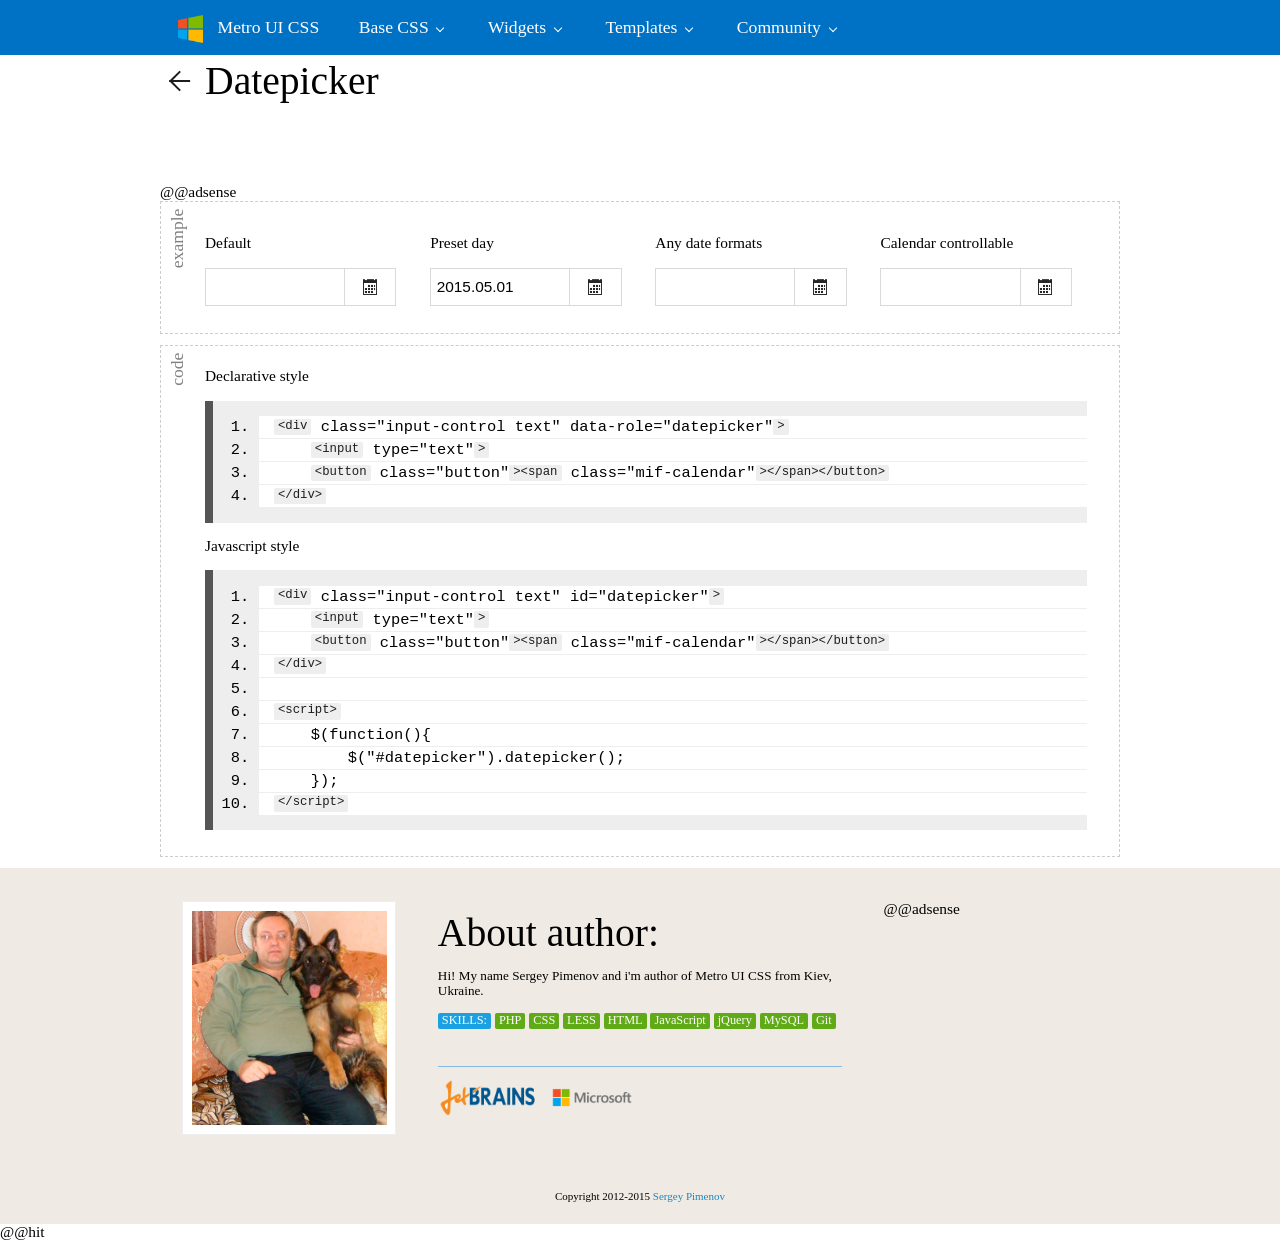
<file: Project/master/docs/datepicker.html>
<!DOCTYPE html>
<html>
<head lang="en">
    <meta charset="UTF-8">
    <meta http-equiv="X-UA-Compatible" content="IE=edge">
    <meta name="viewport" content="width=device-width, initial-scale=1.0, maximum-scale=1.0, user-scalable=no">
    <meta name="description" content="Metro, a sleek, intuitive, and powerful framework for faster and easier web development for Windows Metro Style.">
    <meta name="keywords" content="HTML, CSS, JS, JavaScript, framework, metro, front-end, frontend, web development">
    <meta name="author" content="Sergey Pimenov and Metro UI CSS contributors">

    <link rel='shortcut icon' type='image/x-icon' href='favicon.ico' />
    <title>Datepicker :: Metro UI CSS - The front-end framework for developing projects on the web in Windows Metro Style</title>

    <link href="css/metro.css" rel="stylesheet">
    <link href="css/metro-icons.css" rel="stylesheet">
    <link href="css/docs.css" rel="stylesheet">

    <script src="js/jquery-2.1.3.min.js"></script>
    <script src="js/metro.js"></script>
    <script src="js/docs.js"></script>
    <script src="js/prettify/run_prettify.js"></script>
    <script src="js/ga.js"></script>
    <script async src="//pagead2.googlesyndication.com/pagead/js/adsbygoogle.js"></script>


</head>
<body onload="init()">
    <div class="container page-content">
        <h1><a href="index.html" class="nav-button transform"><span></span></a>&nbsp;Datepicker</h1>

        @@adsense

        <div class="example" data-text="example">
            <div class="grid responsive">
                <div class="row cells4">
                    <div class="cell">
                        <h5>Default</h5>
                        <div class="input-control text" data-role="datepicker">
                            <input type="text">
                            <button class="button"><span class="mif-calendar"></span></button>
                        </div>
                    </div>
                    <div class="cell">
                        <h5>Preset day</h5>
                        <div class="input-control text" data-role="datepicker" data-preset="2015-05-01">
                            <input type="text">
                            <button class="button"><span class="mif-calendar"></span></button>
                        </div>
                    </div>
                    <div class="cell">
                        <h5>Any date formats</h5>
                        <div class="input-control text" data-role="datepicker" data-date="1972-12-21" data-format="mmmm d, yyyy">
                            <input type="text">
                            <button class="button"><span class="mif-calendar"></span></button>
                        </div>
                    </div>
                    <div class="cell">
                        <h5>Calendar controllable</h5>
                        <div class="input-control text" data-role="datepicker" data-other-days="true" data-week-start="1" data-locale="ru">
                            <input type="text">
                            <button class="button"><span class="mif-calendar"></span></button>
                        </div>
                    </div>
                </div>
            </div>
        </div>

        <div class="example" data-text="code">
            <h5>Declarative style</h5>
            <pre class="prettyprint linenums"><code>
                &lt;div class="input-control text" data-role="datepicker"&gt;
                    &lt;input type="text"&gt;
                    &lt;button class="button"&gt;&lt;span class="mif-calendar"&gt;&lt;/span&gt;&lt;/button&gt;
                &lt;/div&gt;
            </code></pre>

            <h5>Javascript style</h5>
            <pre class="prettyprint linenums"><code>
                &lt;div class="input-control text" id="datepicker"&gt;
                    &lt;input type="text"&gt;
                    &lt;button class="button"&gt;&lt;span class="mif-calendar"&gt;&lt;/span&gt;&lt;/button&gt;
                &lt;/div&gt;

                &lt;script&gt;
                    $(function(){
                        $("#datepicker").datepicker();
                    });
                &lt;/script&gt;
            </code></pre>
        </div>
    </div>

    @@hit

</body>
</html>
</file>
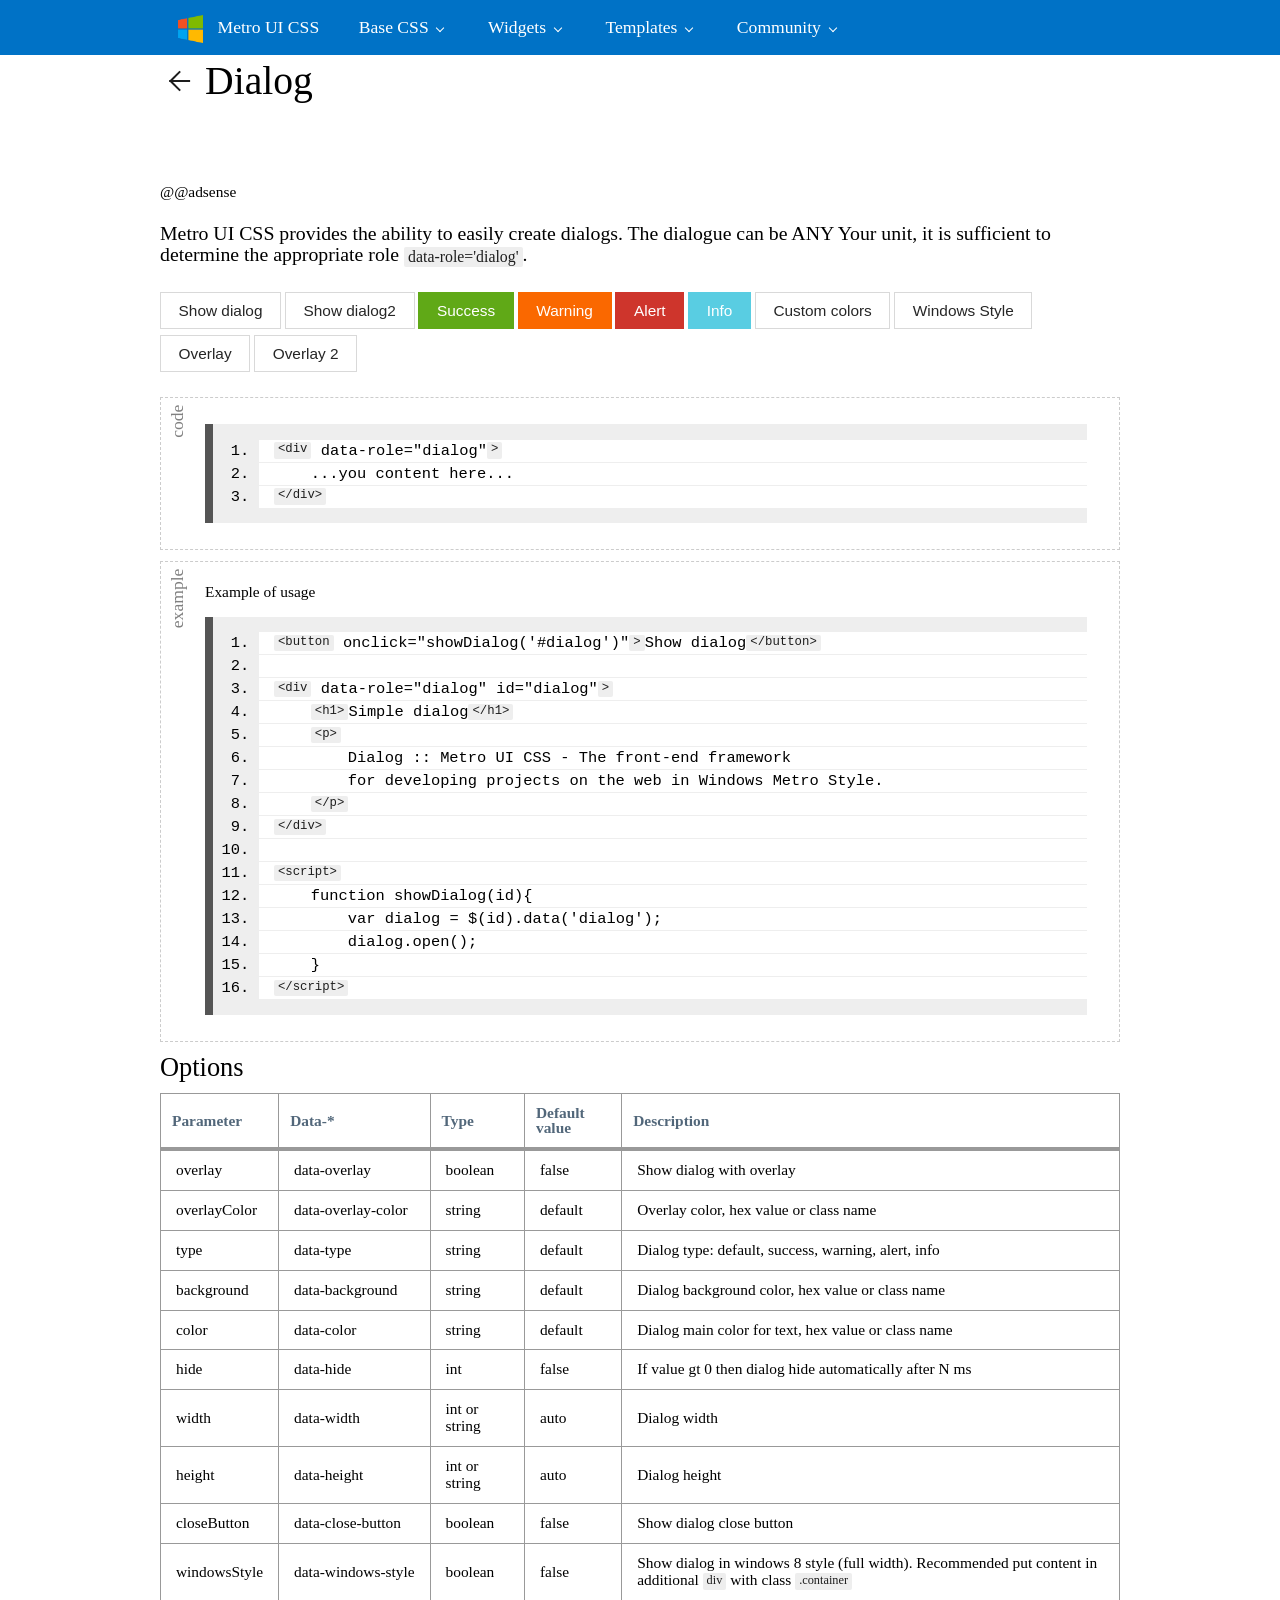
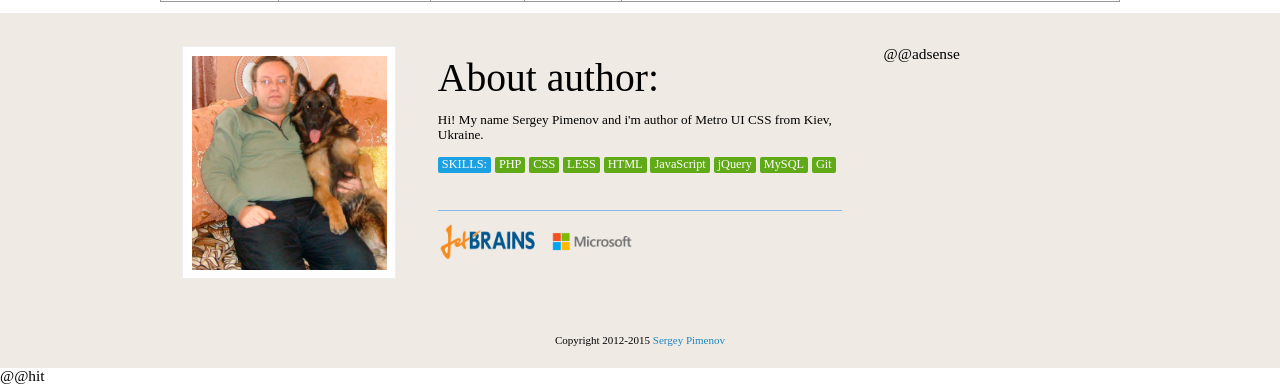
<file: Project/master/docs/dialog.html>
<!DOCTYPE html>
<html>
<head lang="en">
    <meta charset="UTF-8">
    <meta http-equiv="X-UA-Compatible" content="IE=edge">
    <meta name="viewport" content="width=device-width, initial-scale=1.0, maximum-scale=1.0, user-scalable=no">
    <meta name="description" content="Metro, a sleek, intuitive, and powerful framework for faster and easier web development for Windows Metro Style.">
    <meta name="keywords" content="HTML, CSS, JS, JavaScript, framework, metro, front-end, frontend, web development">
    <meta name="author" content="Sergey Pimenov and Metro UI CSS contributors">

    <link rel='shortcut icon' type='image/x-icon' href='favicon.ico' />
    <title>Dialog :: Metro UI CSS - The front-end framework for developing projects on the web in Windows Metro Style</title>

    <link href="css/metro.css" rel="stylesheet">
    <link href="css/metro-icons.css" rel="stylesheet">
    <link href="css/docs.css" rel="stylesheet">

    <script src="js/jquery-2.1.3.min.js"></script>
    <script src="js/metro.js"></script>
    <script src="js/docs.js"></script>
    <script src="js/prettify/run_prettify.js"></script>
    <script src="js/ga.js"></script>
    <script async src="//pagead2.googlesyndication.com/pagead/js/adsbygoogle.js"></script>


    <script>
        function showDialog(id){
            var dialog = $("#"+id).data('dialog');
            if (!dialog.element.data('opened')) {
                dialog.open();
            } else {
                dialog.close();
            }
        }
    </script>

</head>
<body onload="init()">
    <div class="container page-content">
        <h1><a href="index.html" class="nav-button transform"><span></span></a>&nbsp;Dialog</h1>

        @@adsense

        <div class="margin20 no-margin-left no-margin-right sub-header text-light">
            Metro UI CSS provides the ability to easily create dialogs. The dialogue can be ANY Your unit, it is sufficient to determine the appropriate role <span class="tag">data-role='dialog'</span>.
        </div>

        <div class="padding20 no-padding-right no-padding-left no-padding-top">
            <button class="button" onclick="showDialog('dialog')">Show dialog</button>
            <button class="button" onclick="showDialog('dialog2')">Show dialog2</button>
            <button class="button success" onclick="showDialog('dialog3')">Success</button>
            <button class="button warning" onclick="showDialog('dialog4')">Warning</button>
            <button class="button alert" onclick="showDialog('dialog5')">Alert</button>
            <button class="button info" onclick="showDialog('dialog6')">Info</button>
            <button class="button" onclick="showDialog('dialog10')">Custom colors</button>
            <button class="button" onclick="showDialog('dialog7')">Windows Style</button>
            <button class="button" onclick="showDialog('dialog8')">Overlay</button>
            <button class="button" onclick="showDialog('dialog9')">Overlay 2</button>
        </div>

        <div class="example" data-text="code">
            <pre class="prettyprint linenums"><code>
                &lt;div data-role="dialog"&gt;
                    ...you content here...
                &lt;/div&gt;
            </code></pre>
        </div>

        <div class="example" data-text="example">
            <h5>Example of usage</h5>
            <pre class="prettyprint linenums"><code>
                &lt;button onclick="showDialog('#dialog')"&gt;Show dialog&lt;/button&gt;

                &lt;div data-role="dialog" id="dialog"&gt;
                    &lt;h1&gt;Simple dialog&lt;/h1&gt;
                    &lt;p&gt;
                        Dialog :: Metro UI CSS - The front-end framework
                        for developing projects on the web in Windows Metro Style.
                    &lt;/p&gt;
                &lt;/div&gt;

                &lt;script&gt;
                    function showDialog(id){
                        var dialog = $(id).data('dialog');
                        dialog.open();
                    }
                &lt;/script&gt;
            </code></pre>
        </div>

        <div data-role="dialog" id="dialog" class="padding20" data-close-button="true">
            <h1>Simple dialog</h1>
            <p>
                Dialog :: Metro UI CSS - The front-end framework for developing projects on the web in Windows Metro Style
            </p>
        </div>

        <div data-role="dialog" id="dialog3" class="padding20" data-close-button="true" data-type="success">
            <h1>Simple dialog</h1>
            <p>
                Dialog :: Metro UI CSS - The front-end framework for developing projects on the web in Windows Metro Style
            </p>
        </div>

        <div data-role="dialog" id="dialog4" class="padding20" data-close-button="true" data-type="warning">
            <h1>Simple dialog</h1>
            <p>
                Dialog :: Metro UI CSS - The front-end framework for developing projects on the web in Windows Metro Style
            </p>
        </div>

        <div data-role="dialog" id="dialog5" class="padding20" data-close-button="true" data-type="alert">
            <h1>Simple dialog</h1>
            <p>
                Dialog :: Metro UI CSS - The front-end framework for developing projects on the web in Windows Metro Style
            </p>
        </div>

        <div data-role="dialog" id="dialog6" class="padding20" data-close-button="true" data-type="info">
            <h1>Simple dialog</h1>
            <p>
                Dialog :: Metro UI CSS - The front-end framework for developing projects on the web in Windows Metro Style
            </p>
        </div>

        <div data-role="dialog" id="dialog7" class="padding20" data-close-button="true" data-windows-style="true">
            <div class="container">
                <h1>Simple dialog</h1>
                <p>
                    Dialog :: Metro UI CSS - The front-end framework for developing projects on the web in Windows Metro Style
                </p>
            </div>
        </div>

        <div data-role="dialog" id="dialog8" class="info padding20" data-close-button="true" data-overlay="true">
            <h1>Simple dialog</h1>
            <p>
                This dialog with default overlay
            </p>
        </div>

        <div data-role="dialog" id="dialog9" class="padding20" data-close-button="true" data-overlay="true" data-overlay-color="op-dark">
            <h1>Simple dialog</h1>
            <p>
                This dialog with colored overlay
            </p>
        </div>

        <div data-role="dialog" id="dialog10" class="padding20" data-close-button="true" data-background="bg-pink" data-color="fg-white">
            <h1>Simple dialog</h1>
            <p>
                This dialog with custom colors
            </p>
        </div>

        <div data-role="dialog" id="dialog2" data-hide="3000" class="padding20" data-close-button="true">
            <h1>Simple dialog</h1>
            <p>
                This dialog will be auto closed after 3 sec
            </p>
        </div>

        <h3>Options</h3>
        <table class="table bordered border">
            <thead>
            <tr>
                <td>Parameter</td>
                <td>Data-*</td>
                <td>Type</td>
                <td>Default value</td>
                <td>Description</td>
            </tr>
            </thead>
            <tbody>
            <tr>
                <td>overlay</td>
                <td style="white-space: nowrap">data-overlay</td>
                <td>boolean</td>
                <td>false</td>
                <td>Show dialog with overlay</td>
            </tr>
            <tr>
                <td>overlayColor</td>
                <td style="white-space: nowrap">data-overlay-color</td>
                <td>string</td>
                <td>default</td>
                <td>Overlay color, hex value or class name</td>
            </tr>
            <tr>
                <td>type</td>
                <td style="white-space: nowrap">data-type</td>
                <td>string</td>
                <td>default</td>
                <td>Dialog type: default, success, warning, alert, info</td>
            </tr>
            <tr>
                <td>background</td>
                <td style="white-space: nowrap">data-background</td>
                <td>string</td>
                <td>default</td>
                <td>Dialog background color, hex value or class name</td>
            </tr>
            <tr>
                <td>color</td>
                <td style="white-space: nowrap">data-color</td>
                <td>string</td>
                <td>default</td>
                <td>Dialog main color for text, hex value or class name</td>
            </tr>
            <tr>
                <td>hide</td>
                <td style="white-space: nowrap">data-hide</td>
                <td>int</td>
                <td>false</td>
                <td>If value gt 0 then dialog hide automatically after N ms</td>
            </tr>
            <tr>
                <td>width</td>
                <td style="white-space: nowrap">data-width</td>
                <td>int or string</td>
                <td>auto</td>
                <td>Dialog width</td>
            </tr>
            <tr>
                <td>height</td>
                <td style="white-space: nowrap">data-height</td>
                <td>int or string</td>
                <td>auto</td>
                <td>Dialog height</td>
            </tr>
            <tr>
                <td>closeButton</td>
                <td style="white-space: nowrap">data-close-button</td>
                <td>boolean</td>
                <td>false</td>
                <td>Show dialog close button</td>
            </tr>
            <tr>
                <td>windowsStyle</td>
                <td style="white-space: nowrap">data-windows-style</td>
                <td>boolean</td>
                <td>false</td>
                <td>Show dialog in windows 8 style (full width). Recommended put content in additional <span class="tag">div</span> with class <span class="tag">.container</span></td>
            </tr>
            </tbody>
        </table>
    </div>

    @@hit

</body>
</html>
</file>
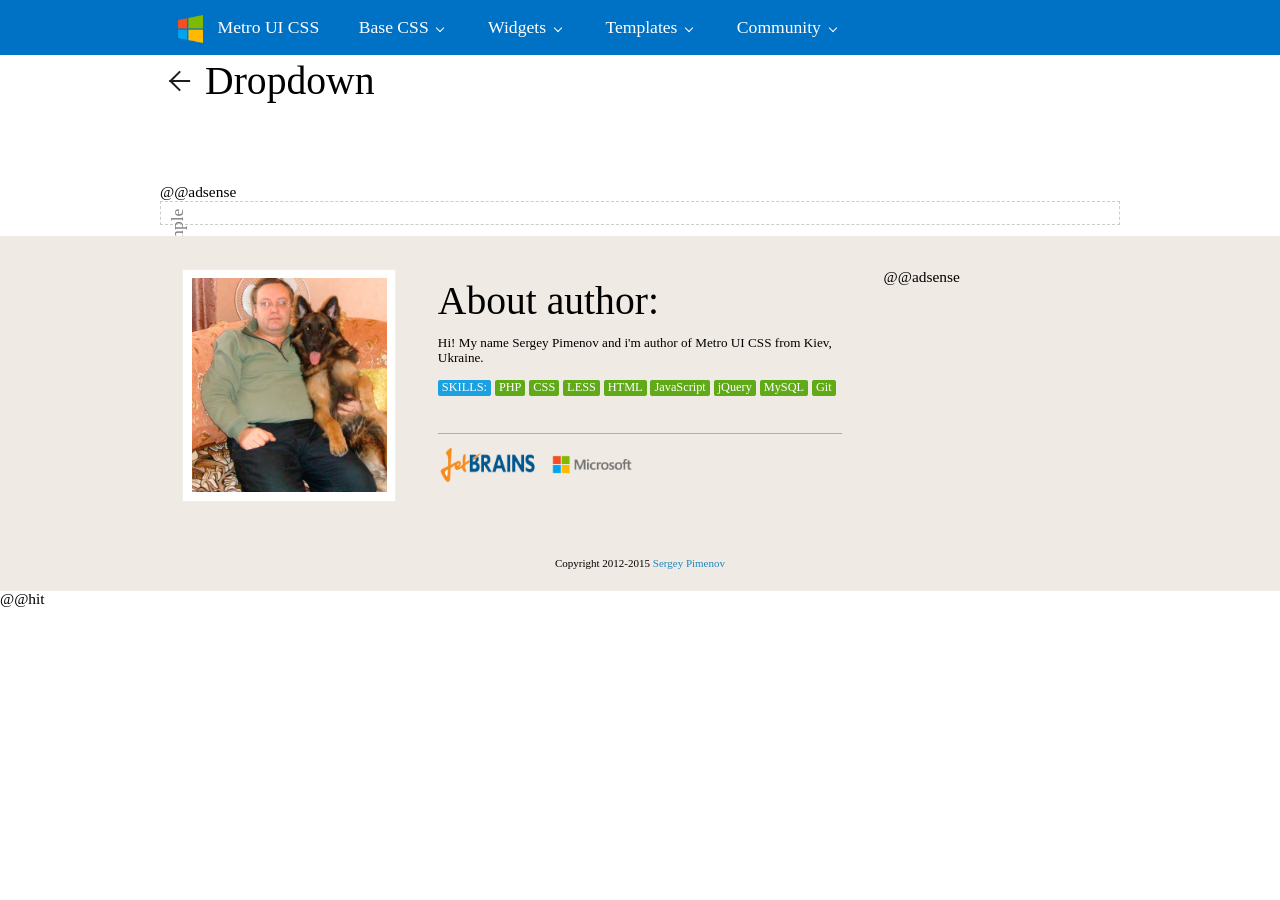
<file: Project/master/docs/dropdown.html>
<!DOCTYPE html>
<html>
<head lang="en">
    <meta charset="UTF-8">
    <meta http-equiv="X-UA-Compatible" content="IE=edge">
    <meta name="viewport" content="width=device-width, initial-scale=1.0, maximum-scale=1.0, user-scalable=no">
    <meta name="description" content="Metro, a sleek, intuitive, and powerful framework for faster and easier web development for Windows Metro Style.">
    <meta name="keywords" content="HTML, CSS, JS, JavaScript, framework, metro, front-end, frontend, web development">
    <meta name="author" content="Sergey Pimenov and Metro UI CSS contributors">

    <link rel='shortcut icon' type='image/x-icon' href='favicon.ico' />
    <title>Dropdown :: Metro UI CSS - The front-end framework for developing projects on the web in Windows Metro Style</title>

    <link href="css/metro.css" rel="stylesheet">
    <link href="css/metro-icons.css" rel="stylesheet">
    <link href="css/docs.css" rel="stylesheet">

    <script src="js/jquery-2.1.3.min.js"></script>
    <script src="js/metro.js"></script>
    <script src="js/docs.js"></script>
    <script src="js/prettify/run_prettify.js"></script>
    <script src="js/ga.js"></script>
    <script async src="//pagead2.googlesyndication.com/pagead/js/adsbygoogle.js"></script>


</head>
<body onload="init()">
    <div class="container page-content">
        <h1><a href="index.html" class="nav-button transform"><span></span></a>&nbsp;Dropdown</h1>

        @@adsense

        <div class="example" data-text="example">

        </div>
    </div>

    @@hit

</body>
</html>
</file>
<file: Project/master/docs/css/metro.css>
html,
body {
  padding: 0;
  margin: 0;
  height: 100%;
}
html,
body,
* {
  -ms-box-sizing: border-box;
  -o-box-sizing: border-box;
  box-sizing: border-box;
}

article,
asi
article,
aside,
details,
figcaption,
figure,
footer,
header,
nav,
section {
  display: block;
}
audio,
canvas,
video {
  display: inline-block;
}
audio:not([controls]) {
  display: none;
}
a:hover,
a:active,
.tile:active {
  outline: 0;
}
sub,
sup {
  position: relative;
  font-size: 75%;
  line-height: 0;
  vertical-align: baseline;
}
sup {
  top: -0.5em;
}
sub {
  bottom: -0.25em;
}
img {
  max-width: 100%;
  height: auto;
  vertical-align: middle;
  border: 0;
  -ms-interpolation-mode: bicubic;
}
#map_canvas img,
.google-maps img {
  max-width: none;
}
button,
input,
select,
textarea {
  margin: 0;
  font-size: 100%;
  vertical-align: middle;
}
button,
input {
  line-height: normal;
}
button::-moz-focus-inner,
input::-moz-focus-inner {
  padding: 0;
  border: 0;
}
button,
html input[type="button"],
input[type="reset"],
input[type="submit"] {
  -webkit-appearance: button;
  cursor: pointer;
}
label,
select,
button,
input[type="button"],
input[type="reset"],
input[type="submit"],
input[type="radio"],
input[type="checkbox"] {
  cursor: pointer;
}
input[type="search"] {
  box-sizing: content-box;
  appearance: textfield;
}
input[type="search"]::-webkit-search-decoration,
input[type="search"]::-webkit-search-cancel-button {
  -webkit-appearance: none;
}
textarea {
  overflow: auto;
  vertical-align: top;
}
input[type=text]::-ms-clear,
input[type=email]::-ms-clear,
input[type=url]::-ms-clear,
input[type=tel]::-ms-clear,
input[type=number]::-ms-clear,
input[type=time]::-ms-clear {
  display: none;
}
input[type=password]::-ms-reveal {
  display: none;
}
* {
  border-collapse: collapse;
}
a {
  text-decoration: none;
}
div,
p,
span {
  position: relative;
}
@media print {
  a,
  a:visited {
    text-decoration: underline;
  }
  a[href]:after {
    content: " (" attr(href) ")";
  }
  abbr[title]:after {
    content: " (" attr(title) ")";
  }
  .ir a:after,
  a[href^="javascript:"]:after,
  a[href^="#"]:after {
    content: "";
  }
  pre,
  blockquote {
    border: 1px solid #999;
    page-break-inside: avoid;
  }
  thead {
    display: table-header-group;
  }
  tr,
  img {
    page-break-inside: avoid;
  }
  img {
    max-width: 100%;
  }
  p,
  h2,
  h3 {
    orphans: 3;
    widows: 3;
  }
  h2,
  h3 {
    page-break-after: avoid;
  }
}
.op-default {
  background-color: rgba(27, 161, 226, 0.7);
}
.op-black {
  background-color: rgba(0, 0, 0, 0.7) !important;
}
.op-white {
  background-color: rgba(255, 255, 255, 0.7) !important;
}
.op-lime {
  background-color: rgba(164, 196, 0, 0.7) !important;
}
.op-green {
  background-color: rgba(96, 169, 23, 0.7) !important;
}
.op-emerald {
  background-color: rgba(0, 138, 0, 0.7) !important;
}
.op-teal {
  background-color: rgba(0, 171, 169, 0.7) !important;
}
.op-cyan {
  background-color: rgba(27, 161, 226, 0.7) !important;
}
.op-cobalt {
  background-color: rgba(0, 80, 239, 0.7) !important;
}
.op-indigo {
  background-color: rgba(106, 0, 255, 0.7) !important;
}
.op-violet {
  background-color: rgba(170, 0, 255, 0.7) !important;
}
.op-pink {
  background-color: rgba(220, 79, 173, 0.7) !important;
}
.op-magenta {
  background-color: rgba(216, 0, 115, 0.7) !important;
}
.op-crimson {
  background-color: rgba(162, 0, 37, 0.7) !important;
}
.op-red {
  background-color: rgba(206, 53, 44, 0.7) !important;
}
.op-orange {
  background-color: rgba(250, 104, 0, 0.7) !important;
}
.op-amber {
  background-color: rgba(240, 163, 10, 0.7) !important;
}
.op-yellow {
  background-color: rgba(227, 200, 0, 0.7) !important;
}
.op-brown {
  background-color: rgba(130, 90, 44, 0.7) !important;
}
.op-olive {
  background-color: rgba(109, 135, 100, 0.7) !important;
}
.op-steel {
  background-color: rgba(100, 118, 135, 0.7) !important;
}
.op-mauve {
  background-color: rgba(118, 96, 138, 0.7) !important;
}
.op-taupe {
  background-color: rgba(135, 121, 78, 0.7) !important;
}
.op-gray {
  background-color: rgba(85, 85, 85, 0.7) !important;
}
.op-dark {
  background-color: rgba(51, 51, 51, 0.7) !important;
}
.op-darker {
  background-color: rgba(34, 34, 34, 0.7) !important;
}
.op-transparent {
  background-color: rgba(0, 0, 0, 0.7) !important;
}
.op-darkBrown {
  background-color: rgba(99, 54, 47, 0.7) !important;
}
.op-darkCrimson {
  background-color: rgba(100, 0, 36, 0.7) !important;
}
.op-darkMagenta {
  background-color: rgba(129, 0, 60, 0.7) !important;
}
.op-darkIndigo {
  background-color: rgba(75, 0, 150, 0.7) !important;
}
.op-darkCyan {
  background-color: rgba(27, 110, 174, 0.7) !important;
}
.op-darkCobalt {
  background-color: rgba(0, 53, 106, 0.7) !important;
}
.op-darkTeal {
  background-color: rgba(0, 64, 80, 0.7) !important;
}
.op-darkEmerald {
  background-color: rgba(0, 62, 0, 0.7) !important;
}
.op-darkGreen {
  background-color: rgba(18, 128, 35, 0.7) !important;
}
.op-darkOrange {
  background-color: rgba(191, 90, 21, 0.7) !important;
}
.op-darkRed {
  background-color: rgba(154, 22, 22, 0.7) !important;
}
.op-darkPink {
  background-color: rgba(154, 22, 90, 0.7) !important;
}
.op-darkViolet {
  background-color: rgba(87, 22, 154, 0.7) !important;
}
.op-darkBlue {
  background-color: rgba(22, 73, 154, 0.7) !important;
}
.op-lightBlue {
  background-color: rgba(67, 144, 223, 0.7) !important;
}
.op-lightRed {
  background-color: rgba(218, 90, 83, 0.7) !important;
}
.op-lightGreen {
  background-color: rgba(122, 214, 29, 0.7) !important;
}
.op-lighterBlue {
  background-color: rgba(0, 204, 255, 0.7) !important;
}
.op-lightTeal {
  background-color: rgba(69, 255, 253, 0.7) !important;
}
.op-lightOlive {
  background-color: rgba(120, 170, 28, 0.7) !important;
}
.op-lightOrange {
  background-color: rgba(194, 144, 8, 0.7) !important;
}
.op-lightPink {
  background-color: rgba(244, 114, 208, 0.7) !important;
}
.op-grayDark {
  background-color: rgba(51, 51, 51, 0.7) !important;
}
.op-grayDarker {
  background-color: rgba(34, 34, 34, 0.7) !important;
}
.op-grayLight {
  background-color: rgba(153, 153, 153, 0.7) !important;
}
.op-grayLighter {
  background-color: rgba(238, 238, 238, 0.7) !important;
}
.op-blue {
  background-color: rgba(0, 175, 240, 0.7) !important;
}
.bg-black {
  background: #000000 !important;
}
.bg-white {
  background: #ffffff !important;
}
.bg-lime {
  background: #a4c400 !important;
}
.bg-green {
  background: #60a917 !important;
}
.bg-emerald {
  background: #008a00 !important;
}
.bg-teal {
  background: #00aba9 !important;
}
.bg-cyan {
  background: #1ba1e2 !important;
}
.bg-cobalt {
  background: #0050ef !important;
}
.bg-indigo {
  background: #6a00ff !important;
}
.bg-violet {
  background: #aa00ff !important;
}
.bg-pink {
  background: #dc4fad !important;
}
.bg-magenta {
  background: #d80073 !important;
}
.bg-crimson {
  background: #a20025 !important;
}
.bg-red {
  background: #ce352c !important;
}
.bg-orange {
  background: #fa6800 !important;
}
.bg-amber {
  background: #f0a30a !important;
}
.bg-yellow {
  background: #e3c800 !important;
}
.bg-brown {
  background: #825a2c !important;
}
.bg-olive {
  background: #6d8764 !important;
}
.bg-steel {
  background: #647687 !important;
}
.bg-mauve {
  background: #76608a !important;
}
.bg-taupe {
  background: #87794e !important;
}
.bg-gray {
  background: #555555 !important;
}
.bg-dark {
  background: #333333 !important;
}
.bg-darker {
  background: #222222 !important;
}
.bg-transparent {
  background: transparent !important;
}
.bg-darkBrown {
  background: #63362f !important;
}
.bg-darkCrimson {
  background: #640024 !important;
}
.bg-darkMagenta {
  background: #81003c !important;
}
.bg-darkIndigo {
  background: #4b0096 !important;
}
.bg-darkCyan {
  background: #1b6eae !important;
}
.bg-darkCobalt {
  background: #00356a !important;
}
.bg-darkTeal {
  background: #004050 !important;
}
.bg-darkEmerald {
  background: #003e00 !important;
}
.bg-darkGreen {
  background: #128023 !important;
}
.bg-darkOrange {
  background: #bf5a15 !important;
}
.bg-darkRed {
  background: #9a1616 !important;
}
.bg-darkPink {
  background: #9a165a !important;
}
.bg-darkViolet {
  background: #57169a !important;
}
.bg-darkBlue {
  background: #16499a !important;
}
.bg-lightBlue {
  background: #4390df !important;
}
.bg-lightRed {
  background: #da5a53 !important;
}
.bg-lightGreen {
  background: #7ad61d !important;
}
.bg-lighterBlue {
  background: #00ccff !important;
}
.bg-lightTeal {
  background: #45fffd !important;
}
.bg-lightOlive {
  background: #78aa1c !important;
}
.bg-lightOrange {
  background: #c29008 !important;
}
.bg-lightPink {
  background: #f472d0 !important;
}
.bg-grayDark {
  background: #333333 !important;
}
.bg-grayDarker {
  background: #222222 !important;
}
.bg-grayLight {
  background: #999999 !important;
}
.bg-grayLighter {
  background: #eeeeee !important;
}
.bg-blue {
  background: #00aff0 !important;
}
.fg-black {
  color: #000000 !important;
}
.fg-white {
  color: #ffffff !important;
}
.fg-lime {
  color: #a4c400 !important;
}
.fg-green {
  color: #60a917 !important;
}
.fg-emerald {
  color: #008a00 !important;
}
.fg-teal {
  color: #00aba9 !important;
}
.fg-cyan {
  color: #1ba1e2 !important;
}
.fg-cobalt {
  color: #0050ef !important;
}
.fg-indigo {
  color: #6a00ff !important;
}
.fg-violet {
  color: #aa00ff !important;
}
.fg-pink {
  color: #dc4fad !important;
}
.fg-magenta {
  color: #d80073 !important;
}
.fg-crimson {
  color: #a20025 !important;
}
.fg-red {
  color: #ce352c !important;
}
.fg-orange {
  color: #fa6800 !important;
}
.fg-amber {
  color: #f0a30a !important;
}
.fg-yellow {
  color: #e3c800 !important;
}
.fg-brown {
  color: #825a2c !important;
}
.fg-olive {
  color: #6d8764 !important;
}
.fg-steel {
  color: #647687 !important;
}
.fg-mauve {
  color: #76608a !important;
}
.fg-taupe {
  color: #87794e !important;
}
.fg-gray {
  color: #555555 !important;
}
.fg-dark {
  color: #333333 !important;
}
.fg-darker {
  color: #222222 !important;
}
.fg-transparent {
  color: transparent !important;
}
.fg-darkBrown {
  color: #63362f !important;
}
.fg-darkCrimson {
  color: #640024 !important;
}
.fg-darkMagenta {
  color: #81003c !important;
}
.fg-darkIndigo {
  color: #4b0096 !important;
}
.fg-darkCyan {
  color: #1b6eae !important;
}
.fg-darkCobalt {
  color: #00356a !important;
}
.fg-darkTeal {
  color: #004050 !important;
}
.fg-darkEmerald {
  color: #003e00 !important;
}
.fg-darkGreen {
  color: #128023 !important;
}
.fg-darkOrange {
  color: #bf5a15 !important;
}
.fg-darkRed {
  color: #9a1616 !important;
}
.fg-darkPink {
  color: #9a165a !important;
}
.fg-darkViolet {
  color: #57169a !important;
}
.fg-darkBlue {
  color: #16499a !important;
}
.fg-lightBlue {
  color: #4390df !important;
}
.fg-lighterBlue {
  color: #00ccff !important;
}
.fg-lightTeal {
  color: #45fffd !important;
}
.fg-lightOlive {
  color: #78aa1c !important;
}
.fg-lightOrange {
  color: #c29008 !important;
}
.fg-lightPink {
  color: #f472d0 !important;
}
.fg-lightRed {
  color: #da5a53 !important;
}
.fg-lightGreen {
  color: #7ad61d !important;
}
.fg-grayDark {
  color: #333333 !important;
}
.fg-grayDarker {
  color: #222222 !important;
}
.fg-grayLight {
  color: #999999 !important;
}
.fg-grayLighter {
  color: #eeeeee !important;
}
.fg-blue {
  color: #00aff0 !important;
}
.ol-black {
  outline-color: #000000 !important;
}
.ol-white {
  outline-color: #ffffff !important;
}
.ol-lime {
  outline-color: #a4c400 !important;
}
.ol-green {
  outline-color: #60a917 !important;
}
.ol-emerald {
  outline-color: #008a00 !important;
}
.ol-teal {
  outline-color: #00aba9 !important;
}
.ol-cyan {
  outline-color: #1ba1e2 !important;
}
.ol-cobalt {
  outline-color: #0050ef !important;
}
.ol-indigo {
  outline-color: #6a00ff !important;
}
.ol-violet {
  outline-color: #aa00ff !important;
}
.ol-pink {
  outline-color: #dc4fad !important;
}
.ol-magenta {
  outline-color: #d80073 !important;
}
.ol-crimson {
  outline-color: #a20025 !important;
}
.ol-red {
  outline-color: #ce352c !important;
}
.ol-orange {
  outline-color: #fa6800 !important;
}
.ol-amber {
  outline-color: #f0a30a !important;
}
.ol-yellow {
  outline-color: #e3c800 !important;
}
.ol-brown {
  outline-color: #825a2c !important;
}
.ol-olive {
  outline-color: #6d8764 !important;
}
.ol-steel {
  outline-color: #647687 !important;
}
.ol-mauve {
  outline-color: #76608a !important;
}
.ol-taupe {
  outline-color: #87794e !important;
}
.ol-gray {
  outline-color: #555555 !important;
}
.ol-dark {
  outline-color: #333333 !important;
}
.ol-darker {
  outline-color: #222222 !important;
}
.ol-transparent {
  outline-color: transparent !important;
}
.ol-darkBrown {
  outline-color: #63362f !important;
}
.ol-darkCrimson {
  outline-color: #640024 !important;
}
.ol-darkMagenta {
  outline-color: #81003c !important;
}
.ol-darkIndigo {
  outline-color: #4b0096 !important;
}
.ol-darkCyan {
  outline-color: #1b6eae !important;
}
.ol-darkCobalt {
  outline-color: #00356a !important;
}
.ol-darkTeal {
  outline-color: #004050 !important;
}
.ol-darkEmerald {
  outline-color: #003e00 !important;
}
.ol-darkGreen {
  outline-color: #128023 !important;
}
.ol-darkOrange {
  outline-color: #bf5a15 !important;
}
.ol-darkRed {
  outline-color: #9a1616 !important;
}
.ol-darkPink {
  outline-color: #9a165a !important;
}
.ol-darkViolet {
  outline-color: #57169a !important;
}
.ol-darkBlue {
  outline-color: #16499a !important;
}
.ol-lightBlue {
  outline-color: #4390df !important;
}
.ol-lighterBlue {
  outline-color: #00ccff !important;
}
.ol-lightTeal {
  outline-color: #45fffd !important;
}
.ol-lightOlive {
  outline-color: #78aa1c !important;
}
.ol-lightOrange {
  outline-color: #c29008 !important;
}
.ol-lightPink {
  outline-color: #f472d0 !important;
}
.ol-lightRed {
  outline-color: #da5a53 !important;
}
.ol-lightGreen {
  outline-color: #7ad61d !important;
}
.ol-grayDark {
  outline-color: #333333 !important;
}
.ol-grayDarker {
  outline-color: #222222 !important;
}
.ol-grayLight {
  outline-color: #999999 !important;
}
.ol-grayLighter {
  outline-color: #eeeeee !important;
}
.ol-blue {
  outline-color: #00aff0 !important;
}
.bd-black {
  border-color: #000000 !important;
}
.bd-white {
  border-color: #ffffff !important;
}
.bd-lime {
  border-color: #a4c400 !important;
}
.bd-green {
  border-color: #60a917 !important;
}
.bd-emerald {
  border-color: #008a00 !important;
}
.bd-teal {
  border-color: #00aba9 !important;
}
.bd-cyan {
  border-color: #1ba1e2 !important;
}
.bd-cobalt {
  border-color: #0050ef !important;
}
.bd-indigo {
  border-color: #6a00ff !important;
}
.bd-violet {
  border-color: #aa00ff !important;
}
.bd-pink {
  border-color: #dc4fad !important;
}
.bd-magenta {
  border-color: #d80073 !important;
}
.bd-crimson {
  border-color: #a20025 !important;
}
.bd-red {
  border-color: #ce352c !important;
}
.bd-orange {
  border-color: #fa6800 !important;
}
.bd-amber {
  border-color: #f0a30a !important;
}
.bd-yellow {
  border-color: #e3c800 !important;
}
.bd-brown {
  border-color: #825a2c !important;
}
.bd-olive {
  border-color: #6d8764 !important;
}
.bd-steel {
  border-color: #647687 !important;
}
.bd-mauve {
  border-color: #76608a !important;
}
.bd-taupe {
  border-color: #87794e !important;
}
.bd-gray {
  border-color: #555555 !important;
}
.bd-dark {
  border-color: #333333 !important;
}
.bd-darker {
  border-color: #222222 !important;
}
.bd-transparent {
  border-color: transparent !important;
}
.bd-darkBrown {
  border-color: #63362f !important;
}
.bd-darkCrimson {
  border-color: #640024 !important;
}
.bd-darkMagenta {
  border-color: #81003c !important;
}
.bd-darkIndigo {
  border-color: #4b0096 !important;
}
.bd-darkCyan {
  border-color: #1b6eae !important;
}
.bd-darkCobalt {
  border-color: #00356a !important;
}
.bd-darkTeal {
  border-color: #004050 !important;
}
.bd-darkEmerald {
  border-color: #003e00 !important;
}
.bd-darkGreen {
  border-color: #128023 !important;
}
.bd-darkOrange {
  border-color: #bf5a15 !important;
}
.bd-darkRed {
  border-color: #9a1616 !important;
}
.bd-darkPink {
  border-color: #9a165a !important;
}
.bd-darkViolet {
  border-color: #57169a !important;
}
.bd-darkBlue {
  border-color: #16499a !important;
}
.bd-lightBlue {
  border-color: #4390df !important;
}
.bd-lightTeal {
  border-color: #45fffd !important;
}
.bd-lightOlive {
  border-color: #78aa1c !important;
}
.bd-lightOrange {
  border-color: #c29008 !important;
}
.bd-lightPink {
  border-color: #f472d0 !important;
}
.bd-lightRed {
  border-color: #da5a53 !important;
}
.bd-lightGreen {
  border-color: #7ad61d !important;
}
.bd-grayDark {
  border-color: #333333 !important;
}
.bd-grayDarker {
  border-color: #222222 !important;
}
.bd-grayLight {
  border-color: #999999 !important;
}
.bd-grayLighter {
  border-color: #eeeeee !important;
}
.bd-blue {
  border-color: #00aff0 !important;
}
.bg-hover-black:hover {
  background: #000000 !important;
}
.bg-hover-white:hover {
  background: #ffffff !important;
}
.bg-hover-lime:hover {
  background: #a4c400 !important;
}
.bg-hover-green:hover {
  background: #60a917 !important;
}
.bg-hover-emerald:hover {
  background: #008a00 !important;
}
.bg-hover-teal:hover {
  background: #00aba9 !important;
}
.bg-hover-cyan:hover {
  background: #1ba1e2 !important;
}
.bg-hover-cobalt:hover {
  background: #0050ef !important;
}
.bg-hover-indigo:hover {
  background: #6a00ff !important;
}
.bg-hover-violet:hover {
  background: #aa00ff !important;
}
.bg-hover-pink:hover {
  background: #dc4fad !important;
}
.bg-hover-magenta:hover {
  background: #d80073 !important;
}
.bg-hover-crimson:hover {
  background: #a20025 !important;
}
.bg-hover-red:hover {
  background: #ce352c !important;
}
.bg-hover-orange:hover {
  background: #fa6800 !important;
}
.bg-hover-amber:hover {
  background: #f0a30a !important;
}
.bg-hover-yellow:hover {
  background: #e3c800 !important;
}
.bg-hover-brown:hover {
  background: #825a2c !important;
}
.bg-hover-olive:hover {
  background: #6d8764 !important;
}
.bg-hover-steel:hover {
  background: #647687 !important;
}
.bg-hover-mauve:hover {
  background: #76608a !important;
}
.bg-hover-taupe:hover {
  background: #87794e !important;
}
.bg-hover-gray:hover {
  background: #555555 !important;
}
.bg-hover-dark:hover {
  background: #333333 !important;
}
.bg-hover-darker:hover {
  background: #222222 !important;
}
.bg-hover-transparent:hover {
  background: transparent !important;
}
.bg-hover-darkBrown:hover {
  background: #63362f !important;
}
.bg-hover-darkCrimson:hover {
  background: #640024 !important;
}
.bg-hover-darkMagenta:hover {
  background: #81003c !important;
}
.bg-hover-darkIndigo:hover {
  background: #4b0096 !important;
}
.bg-hover-darkCyan:hover {
  background: #1b6eae !important;
}
.bg-hover-darkCobalt:hover {
  background: #00356a !important;
}
.bg-hover-darkTeal:hover {
  background: #004050 !important;
}
.bg-hover-darkEmerald:hover {
  background: #003e00 !important;
}
.bg-hover-darkGreen:hover {
  background: #128023 !important;
}
.bg-hover-darkOrange:hover {
  background: #bf5a15 !important;
}
.bg-hover-darkRed:hover {
  background: #9a1616 !important;
}
.bg-hover-darkPink:hover {
  background: #9a165a !important;
}
.bg-hover-darkViolet:hover {
  background: #57169a !important;
}
.bg-hover-darkBlue:hover {
  background: #16499a !important;
}
.bg-hover-lightBlue:hover {
  background: #4390df !important;
}
.bg-hover-lightTeal:hover {
  background: #45fffd !important;
}
.bg-hover-lightOlive:hover {
  background: #78aa1c !important;
}
.bg-hover-lightOrange:hover {
  background: #c29008 !important;
}
.bg-hover-lightPink:hover {
  background: #f472d0 !important;
}
.bg-hover-lightRed:hover {
  background: #da5a53 !important;
}
.bg-hover-lightGreen:hover {
  background: #7ad61d !important;
}
.bg-hover-grayDark:hover {
  background: #333333 !important;
}
.bg-hover-grayDarker:hover {
  background: #222222 !important;
}
.bg-hover-grayLight:hover {
  background: #999999 !important;
}
.bg-hover-grayLighter:hover {
  background: #eeeeee !important;
}
.bg-hover-blue:hover {
  background: #00aff0 !important;
}
.fg-hover-black:hover {
  color: #000000 !important;
}
.fg-hover-white:hover {
  color: #ffffff !important;
}
.fg-hover-lime:hover {
  color: #a4c400 !important;
}
.fg-hover-green:hover {
  color: #60a917 !important;
}
.fg-hover-emerald:hover {
  color: #008a00 !important;
}
.fg-hover-teal:hover {
  color: #00aba9 !important;
}
.fg-hover-cyan:hover {
  color: #1ba1e2 !important;
}
.fg-hover-cobalt:hover {
  color: #0050ef !important;
}
.fg-hover-indigo:hover {
  color: #6a00ff !important;
}
.fg-hover-violet:hover {
  color: #aa00ff !important;
}
.fg-hover-pink:hover {
  color: #dc4fad !important;
}
.fg-hover-magenta:hover {
  color: #d80073 !important;
}
.fg-hover-crimson:hover {
  color: #a20025 !important;
}
.fg-hover-red:hover {
  color: #ce352c !important;
}
.fg-hover-orange:hover {
  color: #fa6800 !important;
}
.fg-hover-amber:hover {
  color: #f0a30a !important;
}
.fg-hover-yellow:hover {
  color: #e3c800 !important;
}
.fg-hover-brown:hover {
  color: #825a2c !important;
}
.fg-hover-olive:hover {
  color: #6d8764 !important;
}
.fg-hover-steel:hover {
  color: #647687 !important;
}
.fg-hover-mauve:hover {
  color: #76608a !important;
}
.fg-hover-taupe:hover {
  color: #87794e !important;
}
.fg-hover-gray:hover {
  color: #555555 !important;
}
.fg-hover-dark:hover {
  color: #333333 !important;
}
.fg-hover-darker:hover {
  color: #222222 !important;
}
.fg-hover-transparent:hover {
  color: transparent !important;
}
.fg-hover-darkBrown:hover {
  color: #63362f !important;
}
.fg-hover-darkCrimson:hover {
  color: #640024 !important;
}
.fg-hover-darkMagenta:hover {
  color: #81003c !important;
}
.fg-hover-darkIndigo:hover {
  color: #4b0096 !important;
}
.fg-hover-darkCyan:hover {
  color: #1b6eae !important;
}
.fg-hover-darkCobalt:hover {
  color: #00356a !important;
}
.fg-hover-darkTeal:hover {
  color: #004050 !important;
}
.fg-hover-darkEmerald:hover {
  color: #003e00 !important;
}
.fg-hover-darkGreen:hover {
  color: #128023 !important;
}
.fg-hover-darkOrange:hover {
  color: #bf5a15 !important;
}
.fg-hover-darkRed:hover {
  color: #9a1616 !important;
}
.fg-hover-darkPink:hover {
  color: #9a165a !important;
}
.fg-hover-darkViolet:hover {
  color: #57169a !important;
}
.fg-hover-darkBlue:hover {
  color: #16499a !important;
}
.fg-hover-lightBlue:hover {
  color: #4390df !important;
}
.fg-hover-lightTeal:hover {
  color: #45fffd !important;
}
.fg-hover-lightOlive:hover {
  color: #78aa1c !important;
}
.fg-hover-lightOrange:hover {
  color: #c29008 !important;
}
.fg-hover-lightPink:hover {
  color: #f472d0 !important;
}
.fg-hover-lightRed:hover {
  color: #da5a53 !important;
}
.fg-hover-lightGreen:hover {
  color: #7ad61d !important;
}
.fg-hover-grayDark:hover {
  color: #333333 !important;
}
.fg-hover-grayDarker:hover {
  color: #222222 !important;
}
.fg-hover-grayLight:hover {
  color: #999999 !important;
}
.fg-hover-grayLighter:hover {
  color: #eeeeee !important;
}
.fg-hover-blue:hover {
  color: #00aff0 !important;
}
.bg-active-black:active {
  background: #000000 !important;
}
.bg-active-white:active {
  background: #ffffff !important;
}
.bg-active-lime:active {
  background: #a4c400 !important;
}
.bg-active-green:active {
  background: #60a917 !important;
}
.bg-active-emerald:active {
  background: #008a00 !important;
}
.bg-active-teal:active {
  background: #00aba9 !important;
}
.bg-active-cyan:active {
  background: #1ba1e2 !important;
}
.bg-active-cobalt:active {
  background: #0050ef !important;
}
.bg-active-indigo:active {
  background: #6a00ff !important;
}
.bg-active-violet:active {
  background: #aa00ff !important;
}
.bg-active-pink:active {
  background: #dc4fad !important;
}
.bg-active-magenta:active {
  background: #d80073 !important;
}
.bg-active-crimson:active {
  background: #a20025 !important;
}
.bg-active-red:active {
  background: #ce352c !important;
}
.bg-active-orange:active {
  background: #fa6800 !important;
}
.bg-active-amber:active {
  background: #f0a30a !important;
}
.bg-active-yellow:active {
  background: #e3c800 !important;
}
.bg-active-brown:active {
  background: #825a2c !important;
}
.bg-active-olive:active {
  background: #6d8764 !important;
}
.bg-active-steel:active {
  background: #647687 !important;
}
.bg-active-mauve:active {
  background: #76608a !important;
}
.bg-active-taupe:active {
  background: #87794e !important;
}
.bg-active-gray:active {
  background: #555555 !important;
}
.bg-active-dark:active {
  background: #333333 !important;
}
.bg-active-darker:active {
  background: #222222 !important;
}
.bg-active-transparent:active {
  background: transparent !important;
}
.bg-active-darkBrown:active {
  background: #63362f !important;
}
.bg-active-darkCrimson:active {
  background: #640024 !important;
}
.bg-active-darkMagenta:active {
  background: #81003c !important;
}
.bg-active-darkIndigo:active {
  background: #4b0096 !important;
}
.bg-active-darkCyan:active {
  background: #1b6eae !important;
}
.bg-active-darkCobalt:active {
  background: #00356a !important;
}
.bg-active-darkTeal:active {
  background: #004050 !important;
}
.bg-active-darkEmerald:active {
  background: #003e00 !important;
}
.bg-active-darkGreen:active {
  background: #128023 !important;
}
.bg-active-darkOrange:active {
  background: #bf5a15 !important;
}
.bg-active-darkRed:active {
  background: #9a1616 !important;
}
.bg-active-darkPink:active {
  background: #9a165a !important;
}
.bg-active-darkViolet:active {
  background: #57169a !important;
}
.bg-active-darkBlue:active {
  background: #16499a !important;
}
.bg-active-lightBlue:active {
  background: #4390df !important;
}
.bg-active-lightTeal:active {
  background: #45fffd !important;
}
.bg-active-lightOlive:active {
  background: #78aa1c !important;
}
.bg-active-lightOrange:active {
  background: #c29008 !important;
}
.bg-active-lightPink:active {
  background: #f472d0 !important;
}
.bg-active-lightRed:active {
  background: #da5a53 !important;
}
.bg-active-lightGreen:active {
  background: #7ad61d !important;
}
.bg-active-grayDark:active {
  background: #333333 !important;
}
.bg-active-grayDarker:active {
  background: #222222 !important;
}
.bg-active-grayLight:active {
  background: #999999 !important;
}
.bg-active-grayLighter:active {
  background: #eeeeee !important;
}
.bg-active-blue:active {
  background: #00aff0 !important;
}
.fg-active-black:active {
  color: #000000 !important;
}
.fg-active-white:active {
  color: #ffffff !important;
}
.fg-active-lime:active {
  color: #a4c400 !important;
}
.fg-active-green:active {
  color: #60a917 !important;
}
.fg-active-emerald:active {
  color: #008a00 !important;
}
.fg-active-teal:active {
  color: #00aba9 !important;
}
.fg-active-cyan:active {
  color: #1ba1e2 !important;
}
.fg-active-cobalt:active {
  color: #0050ef !important;
}
.fg-active-indigo:active {
  color: #6a00ff !important;
}
.fg-active-violet:active {
  color: #aa00ff !important;
}
.fg-active-pink:active {
  color: #dc4fad !important;
}
.fg-active-magenta:active {
  color: #d80073 !important;
}
.fg-active-crimson:active {
  color: #a20025 !important;
}
.fg-active-red:active {
  color: #ce352c !important;
}
.fg-active-orange:active {
  color: #fa6800 !important;
}
.fg-active-amber:active {
  color: #f0a30a !important;
}
.fg-active-yellow:active {
  color: #e3c800 !important;
}
.fg-active-brown:active {
  color: #825a2c !important;
}
.fg-active-olive:active {
  color: #6d8764 !important;
}
.fg-active-steel:active {
  color: #647687 !important;
}
.fg-active-mauve:active {
  color: #76608a !important;
}
.fg-active-taupe:active {
  color: #87794e !important;
}
.fg-active-gray:active {
  color: #555555 !important;
}
.fg-active-dark:active {
  color: #333333 !important;
}
.fg-active-darker:active {
  color: #222222 !important;
}
.fg-active-transparent:active {
  color: transparent !important;
}
.fg-active-darkBrown:active {
  color: #63362f !important;
}
.fg-active-darkCrimson:active {
  color: #640024 !important;
}
.fg-active-darkMagenta:active {
  color: #81003c !important;
}
.fg-active-darkIndigo:active {
  color: #4b0096 !important;
}
.fg-active-darkCyan:active {
  color: #1b6eae !important;
}
.fg-active-darkCobalt:active {
  color: #00356a !important;
}
.fg-active-darkTeal:active {
  color: #004050 !important;
}
.fg-active-darkEmerald:active {
  color: #003e00 !important;
}
.fg-active-darkGreen:active {
  color: #128023 !important;
}
.fg-active-darkOrange:active {
  color: #bf5a15 !important;
}
.fg-active-darkRed:active {
  color: #9a1616 !important;
}
.fg-active-darkPink:active {
  color: #9a165a !important;
}
.fg-active-darkViolet:active {
  color: #57169a !important;
}
.fg-active-darkBlue:active {
  color: #16499a !important;
}
.fg-active-lightBlue:active {
  color: #4390df !important;
}
.fg-active-lightTeal:active {
  color: #45fffd !important;
}
.fg-active-lightOlive:active {
  color: #78aa1c !important;
}
.fg-active-lightOrange:active {
  color: #c29008 !important;
}
.fg-active-lightPink:active {
  color: #f472d0 !important;
}
.fg-active-lightRed:active {
  color: #da5a53 !important;
}
.fg-active-lightGreen:active {
  color: #7ad61d !important;
}
.fg-active-grayDark:active {
  color: #333333 !important;
}
.fg-active-grayDarker:active {
  color: #222222 !important;
}
.fg-active-grayLight:active {
  color: #999999 !important;
}
.fg-active-grayLighter:active {
  color: #eeeeee !important;
}
.fg-active-blue:active {
  color: #00aff0 !important;
}
.bg-focus-black:focus {
  background: #000000 !important;
}
.bg-focus-white:focus {
  background: #ffffff !important;
}
.bg-focus-lime:focus {
  background: #a4c400 !important;
}
.bg-focus-green:focus {
  background: #60a917 !important;
}
.bg-focus-emerald:focus {
  background: #008a00 !important;
}
.bg-focus-teal:focus {
  background: #00aba9 !important;
}
.bg-focus-cyan:focus {
  background: #1ba1e2 !important;
}
.bg-focus-cobalt:focus {
  background: #0050ef !important;
}
.bg-focus-indigo:focus {
  background: #6a00ff !important;
}
.bg-focus-violet:focus {
  background: #aa00ff !important;
}
.bg-focus-pink:focus {
  background: #dc4fad !important;
}
.bg-focus-magenta:focus {
  background: #d80073 !important;
}
.bg-focus-crimson:focus {
  background: #a20025 !important;
}
.bg-focus-red:focus {
  background: #ce352c !important;
}
.bg-focus-orange:focus {
  background: #fa6800 !important;
}
.bg-focus-amber:focus {
  background: #f0a30a !important;
}
.bg-focus-yellow:focus {
  background: #e3c800 !important;
}
.bg-focus-brown:focus {
  background: #825a2c !important;
}
.bg-focus-olive:focus {
  background: #6d8764 !important;
}
.bg-focus-steel:focus {
  background: #647687 !important;
}
.bg-focus-mauve:focus {
  background: #76608a !important;
}
.bg-focus-taupe:focus {
  background: #87794e !important;
}
.bg-focus-gray:focus {
  background: #555555 !important;
}
.bg-focus-dark:focus {
  background: #333333 !important;
}
.bg-focus-darker:focus {
  background: #222222 !important;
}
.bg-focus-transparent:focus {
  background: transparent !important;
}
.bg-focus-darkBrown:focus {
  background: #63362f !important;
}
.bg-focus-darkCrimson:focus {
  background: #640024 !important;
}
.bg-focus-darkMagenta:focus {
  background: #81003c !important;
}
.bg-focus-darkIndigo:focus {
  background: #4b0096 !important;
}
.bg-focus-darkCyan:focus {
  background: #1b6eae !important;
}
.bg-focus-darkCobalt:focus {
  background: #00356a !important;
}
.bg-focus-darkTeal:focus {
  background: #004050 !important;
}
.bg-focus-darkEmerald:focus {
  background: #003e00 !important;
}
.bg-focus-darkGreen:focus {
  background: #128023 !important;
}
.bg-focus-darkOrange:focus {
  background: #bf5a15 !important;
}
.bg-focus-darkRed:focus {
  background: #9a1616 !important;
}
.bg-focus-darkPink:focus {
  background: #9a165a !important;
}
.bg-focus-darkViolet:focus {
  background: #57169a !important;
}
.bg-focus-darkBlue:focus {
  background: #16499a !important;
}
.bg-focus-lightBlue:focus {
  background: #4390df !important;
}
.bg-focus-lightTeal:focus {
  background: #45fffd !important;
}
.bg-focus-lightOlive:focus {
  background: #78aa1c !important;
}
.bg-focus-lightOrange:focus {
  background: #c29008 !important;
}
.bg-focus-lightPink:focus {
  background: #f472d0 !important;
}
.bg-focus-lightRed:focus {
  background: #da5a53 !important;
}
.bg-focus-lightGreen:focus {
  background: #7ad61d !important;
}
.bg-focus-grayDark:focus {
  background: #333333 !important;
}
.bg-focus-grayDarker:focus {
  background: #222222 !important;
}
.bg-focus-grayLight:focus {
  background: #999999 !important;
}
.bg-focus-grayLighter:focus {
  background: #eeeeee !important;
}
.bg-focus-blue:focus {
  background: #00aff0 !important;
}
.fg-focus-black:focus {
  color: #000000 !important;
}
.fg-focus-white:focus {
  color: #ffffff !important;
}
.fg-focus-lime:focus {
  color: #a4c400 !important;
}
.fg-focus-green:focus {
  color: #60a917 !important;
}
.fg-focus-emerald:focus {
  color: #008a00 !important;
}
.fg-focus-teal:focus {
  color: #00aba9 !important;
}
.fg-focus-cyan:focus {
  color: #1ba1e2 !important;
}
.fg-focus-cobalt:focus {
  color: #0050ef !important;
}
.fg-focus-indigo:focus {
  color: #6a00ff !important;
}
.fg-focus-violet:focus {
  color: #aa00ff !important;
}
.fg-focus-pink:focus {
  color: #dc4fad !important;
}
.fg-focus-magenta:focus {
  color: #d80073 !important;
}
.fg-focus-crimson:focus {
  color: #a20025 !important;
}
.fg-focus-red:focus {
  color: #ce352c !important;
}
.fg-focus-orange:focus {
  color: #fa6800 !important;
}
.fg-focus-amber:focus {
  color: #f0a30a !important;
}
.fg-focus-yellow:focus {
  color: #e3c800 !important;
}
.fg-focus-brown:focus {
  color: #825a2c !important;
}
.fg-focus-olive:focus {
  color: #6d8764 !important;
}
.fg-focus-steel:focus {
  color: #647687 !important;
}
.fg-focus-mauve:focus {
  color: #76608a !important;
}
.fg-focus-taupe:focus {
  color: #87794e !important;
}
.fg-focus-gray:focus {
  color: #555555 !important;
}
.fg-focus-dark:focus {
  color: #333333 !important;
}
.fg-focus-darker:focus {
  color: #222222 !important;
}
.fg-focus-transparent:focus {
  color: transparent !important;
}
.fg-focus-darkBrown:focus {
  color: #63362f !important;
}
.fg-focus-darkCrimson:focus {
  color: #640024 !important;
}
.fg-focus-darkMagenta:focus {
  color: #81003c !important;
}
.fg-focus-darkIndigo:focus {
  color: #4b0096 !important;
}
.fg-focus-darkCyan:focus {
  color: #1b6eae !important;
}
.fg-focus-darkCobalt:focus {
  color: #00356a !important;
}
.fg-focus-darkTeal:focus {
  color: #004050 !important;
}
.fg-focus-darkEmerald:focus {
  color: #003e00 !important;
}
.fg-focus-darkGreen:focus {
  color: #128023 !important;
}
.fg-focus-darkOrange:focus {
  color: #bf5a15 !important;
}
.fg-focus-darkRed:focus {
  color: #9a1616 !important;
}
.fg-focus-darkPink:focus {
  color: #9a165a !important;
}
.fg-focus-darkViolet:focus {
  color: #57169a !important;
}
.fg-focus-darkBlue:focus {
  color: #16499a !important;
}
.fg-focus-lightBlue:focus {
  color: #4390df !important;
}
.fg-focus-lightTeal:focus {
  color: #45fffd !important;
}
.fg-focus-lightOlive:focus {
  color: #78aa1c !important;
}
.fg-focus-lightOrange:focus {
  color: #c29008 !important;
}
.fg-focus-lightPink:focus {
  color: #f472d0 !important;
}
.fg-focus-lightRed:focus {
  color: #da5a53 !important;
}
.fg-focus-lightGreen:focus {
  color: #7ad61d !important;
}
.fg-focus-grayDark:focus {
  color: #333333 !important;
}
.fg-focus-grayDarker:focus {
  color: #222222 !important;
}
.fg-focus-grayLight:focus {
  color: #999999 !important;
}
.fg-focus-grayLighter:focus {
  color: #eeeeee !important;
}
.fg-focus-blue:focus {
  color: #00aff0 !important;
}
.ribbed-black {
  background: #000000 linear-gradient(-45deg, rgba(255, 255, 255, 0.15) 25%, transparent 25%, transparent 50%, rgba(255, 255, 255, 0.15) 50%, rgba(255, 255, 255, 0.15) 75%, transparent 75%, transparent) !important;
  background-size: 40px 40px !important;
}
.ribbed-white {
  background: #ffffff linear-gradient(-45deg, rgba(0, 0, 0, 0.15) 25%, transparent 25%, transparent 50%, rgba(0, 0, 0, 0.15) 50%, rgba(0, 0, 0, 0.15) 75%, transparent 75%, transparent) !important;
  background-size: 40px 40px !important;
}
.ribbed-lime {
  background: #a4c400 linear-gradient(-45deg, rgba(255, 255, 255, 0.15) 25%, transparent 25%, transparent 50%, rgba(255, 255, 255, 0.15) 50%, rgba(255, 255, 255, 0.15) 75%, transparent 75%, transparent) !important;
  background-size: 40px 40px !important;
}
.ribbed-green {
  background: #60a917 linear-gradient(-45deg, rgba(255, 255, 255, 0.15) 25%, transparent 25%, transparent 50%, rgba(255, 255, 255, 0.15) 50%, rgba(255, 255, 255, 0.15) 75%, transparent 75%, transparent) !important;
  background-size: 40px 40px !important;
}
.ribbed-emerald {
  background: #008a00 linear-gradient(-45deg, rgba(255, 255, 255, 0.15) 25%, transparent 25%, transparent 50%, rgba(255, 255, 255, 0.15) 50%, rgba(255, 255, 255, 0.15) 75%, transparent 75%, transparent) !important;
  background-size: 40px 40px !important;
}
.ribbed-teal {
  background: #00aba9 linear-gradient(-45deg, rgba(255, 255, 255, 0.15) 25%, transparent 25%, transparent 50%, rgba(255, 255, 255, 0.15) 50%, rgba(255, 255, 255, 0.15) 75%, transparent 75%, transparent) !important;
  background-size: 40px 40px !important;
}
.ribbed-cyan {
  background: #1ba1e2 linear-gradient(-45deg, rgba(255, 255, 255, 0.15) 25%, transparent 25%, transparent 50%, rgba(255, 255, 255, 0.15) 50%, rgba(255, 255, 255, 0.15) 75%, transparent 75%, transparent) !important;
  background-size: 40px 40px !important;
}
.ribbed-cobalt {
  background: #0050ef linear-gradient(-45deg, rgba(255, 255, 255, 0.15) 25%, transparent 25%, transparent 50%, rgba(255, 255, 255, 0.15) 50%, rgba(255, 255, 255, 0.15) 75%, transparent 75%, transparent) !important;
  background-size: 40px 40px !important;
}
.ribbed-indigo {
  background: #6a00ff linear-gradient(-45deg, rgba(255, 255, 255, 0.15) 25%, transparent 25%, transparent 50%, rgba(255, 255, 255, 0.15) 50%, rgba(255, 255, 255, 0.15) 75%, transparent 75%, transparent) !important;
  background-size: 40px 40px !important;
}
.ribbed-violet {
  background: #aa00ff linear-gradient(-45deg, rgba(255, 255, 255, 0.15) 25%, transparent 25%, transparent 50%, rgba(255, 255, 255, 0.15) 50%, rgba(255, 255, 255, 0.15) 75%, transparent 75%, transparent) !important;
  background-size: 40px 40px !important;
}
.ribbed-pink {
  background: #dc4fad linear-gradient(-45deg, rgba(255, 255, 255, 0.15) 25%, transparent 25%, transparent 50%, rgba(255, 255, 255, 0.15) 50%, rgba(255, 255, 255, 0.15) 75%, transparent 75%, transparent) !important;
  background-size: 40px 40px !important;
}
.ribbed-magenta {
  background: #d80073 linear-gradient(-45deg, rgba(255, 255, 255, 0.15) 25%, transparent 25%, transparent 50%, rgba(255, 255, 255, 0.15) 50%, rgba(255, 255, 255, 0.15) 75%, transparent 75%, transparent) !important;
  background-size: 40px 40px !important;
}
.ribbed-crimson {
  background: #a20025 linear-gradient(-45deg, rgba(255, 255, 255, 0.15) 25%, transparent 25%, transparent 50%, rgba(255, 255, 255, 0.15) 50%, rgba(255, 255, 255, 0.15) 75%, transparent 75%, transparent) !important;
  background-size: 40px 40px !important;
}
.ribbed-red {
  background: #ce352c linear-gradient(-45deg, rgba(255, 255, 255, 0.15) 25%, transparent 25%, transparent 50%, rgba(255, 255, 255, 0.15) 50%, rgba(255, 255, 255, 0.15) 75%, transparent 75%, transparent) !important;
  background-size: 40px 40px !important;
}
.ribbed-orange {
  background: #fa6800 linear-gradient(-45deg, rgba(255, 255, 255, 0.15) 25%, transparent 25%, transparent 50%, rgba(255, 255, 255, 0.15) 50%, rgba(255, 255, 255, 0.15) 75%, transparent 75%, transparent) !important;
  background-size: 40px 40px !important;
}
.ribbed-amber {
  background: #f0a30a linear-gradient(-45deg, rgba(255, 255, 255, 0.15) 25%, transparent 25%, transparent 50%, rgba(255, 255, 255, 0.15) 50%, rgba(255, 255, 255, 0.15) 75%, transparent 75%, transparent) !important;
  background-size: 40px 40px !important;
}
.ribbed-yellow {
  background: #e3c800 linear-gradient(-45deg, rgba(255, 255, 255, 0.15) 25%, transparent 25%, transparent 50%, rgba(255, 255, 255, 0.15) 50%, rgba(255, 255, 255, 0.15) 75%, transparent 75%, transparent) !important;
  background-size: 40px 40px !important;
}
.ribbed-brown {
  background: #825a2c linear-gradient(-45deg, rgba(255, 255, 255, 0.15) 25%, transparent 25%, transparent 50%, rgba(255, 255, 255, 0.15) 50%, rgba(255, 255, 255, 0.15) 75%, transparent 75%, transparent) !important;
  background-size: 40px 40px !important;
}
.ribbed-olive {
  background: #6d8764 linear-gradient(-45deg, rgba(255, 255, 255, 0.15) 25%, transparent 25%, transparent 50%, rgba(255, 255, 255, 0.15) 50%, rgba(255, 255, 255, 0.15) 75%, transparent 75%, transparent) !important;
  background-size: 40px 40px !important;
}
.ribbed-steel {
  background: #647687 linear-gradient(-45deg, rgba(255, 255, 255, 0.15) 25%, transparent 25%, transparent 50%, rgba(255, 255, 255, 0.15) 50%, rgba(255, 255, 255, 0.15) 75%, transparent 75%, transparent) !important;
  background-size: 40px 40px !important;
}
.ribbed-mauve {
  background: #76608a linear-gradient(-45deg, rgba(255, 255, 255, 0.15) 25%, transparent 25%, transparent 50%, rgba(255, 255, 255, 0.15) 50%, rgba(255, 255, 255, 0.15) 75%, transparent 75%, transparent) !important;
  background-size: 40px 40px !important;
}
.ribbed-taupe {
  background: #87794e linear-gradient(-45deg, rgba(255, 255, 255, 0.15) 25%, transparent 25%, transparent 50%, rgba(255, 255, 255, 0.15) 50%, rgba(255, 255, 255, 0.15) 75%, transparent 75%, transparent) !important;
  background-size: 40px 40px !important;
}
.ribbed-dark {
  background: #222222 linear-gradient(-45deg, rgba(255, 255, 255, 0.15) 25%, transparent 25%, transparent 50%, rgba(255, 255, 255, 0.15) 50%, rgba(255, 255, 255, 0.15) 75%, transparent 75%, transparent) !important;
  background-size: 40px 40px !important;
}
.ribbed-darker {
  background: #1d1d1d linear-gradient(-45deg, rgba(255, 255, 255, 0.15) 25%, transparent 25%, transparent 50%, rgba(255, 255, 255, 0.15) 50%, rgba(255, 255, 255, 0.15) 75%, transparent 75%, transparent) !important;
  background-size: 40px 40px !important;
}
.ribbed-darkBrown {
  background: #63362f linear-gradient(-45deg, rgba(255, 255, 255, 0.15) 25%, transparent 25%, transparent 50%, rgba(255, 255, 255, 0.15) 50%, rgba(255, 255, 255, 0.15) 75%, transparent 75%, transparent) !important;
  background-size: 40px 40px !important;
}
.ribbed-darkCrimson {
  background: #640024 linear-gradient(-45deg, rgba(255, 255, 255, 0.15) 25%, transparent 25%, transparent 50%, rgba(255, 255, 255, 0.15) 50%, rgba(255, 255, 255, 0.15) 75%, transparent 75%, transparent) !important;
  background-size: 40px 40px !important;
}
.ribbed-darkMagenta {
  background: #81003c linear-gradient(-45deg, rgba(255, 255, 255, 0.15) 25%, transparent 25%, transparent 50%, rgba(255, 255, 255, 0.15) 50%, rgba(255, 255, 255, 0.15) 75%, transparent 75%, transparent) !important;
  background-size: 40px 40px !important;
}
.ribbed-darkIndigo {
  background: #4b0096 linear-gradient(-45deg, rgba(255, 255, 255, 0.15) 25%, transparent 25%, transparent 50%, rgba(255, 255, 255, 0.15) 50%, rgba(255, 255, 255, 0.15) 75%, transparent 75%, transparent) !important;
  background-size: 40px 40px !important;
}
.ribbed-darkCyan {
  background: #1b6eae linear-gradient(-45deg, rgba(255, 255, 255, 0.15) 25%, transparent 25%, transparent 50%, rgba(255, 255, 255, 0.15) 50%, rgba(255, 255, 255, 0.15) 75%, transparent 75%, transparent) !important;
  background-size: 40px 40px !important;
}
.ribbed-darkCobalt {
  background: #00356a linear-gradient(-45deg, rgba(255, 255, 255, 0.15) 25%, transparent 25%, transparent 50%, rgba(255, 255, 255, 0.15) 50%, rgba(255, 255, 255, 0.15) 75%, transparent 75%, transparent) !important;
  background-size: 40px 40px !important;
}
.ribbed-darkTeal {
  background: #004050 linear-gradient(-45deg, rgba(255, 255, 255, 0.15) 25%, transparent 25%, transparent 50%, rgba(255, 255, 255, 0.15) 50%, rgba(255, 255, 255, 0.15) 75%, transparent 75%, transparent) !important;
  background-size: 40px 40px !important;
}
.ribbed-darkEmerald {
  background: #003e00 linear-gradient(-45deg, rgba(255, 255, 255, 0.15) 25%, transparent 25%, transparent 50%, rgba(255, 255, 255, 0.15) 50%, rgba(255, 255, 255, 0.15) 75%, transparent 75%, transparent) !important;
  background-size: 40px 40px !important;
}
.ribbed-darkGreen {
  background: #128023 linear-gradient(-45deg, rgba(255, 255, 255, 0.15) 25%, transparent 25%, transparent 50%, rgba(255, 255, 255, 0.15) 50%, rgba(255, 255, 255, 0.15) 75%, transparent 75%, transparent) !important;
  background-size: 40px 40px !important;
}
.ribbed-darkOrange {
  background: #bf5a15 linear-gradient(-45deg, rgba(255, 255, 255, 0.15) 25%, transparent 25%, transparent 50%, rgba(255, 255, 255, 0.15) 50%, rgba(255, 255, 255, 0.15) 75%, transparent 75%, transparent) !important;
  background-size: 40px 40px !important;
}
.ribbed-darkRed {
  background: #9a1616 linear-gradient(-45deg, rgba(255, 255, 255, 0.15) 25%, transparent 25%, transparent 50%, rgba(255, 255, 255, 0.15) 50%, rgba(255, 255, 255, 0.15) 75%, transparent 75%, transparent) !important;
  background-size: 40px 40px !important;
}
.ribbed-darkPink {
  background: #9a165a linear-gradient(-45deg, rgba(255, 255, 255, 0.15) 25%, transparent 25%, transparent 50%, rgba(255, 255, 255, 0.15) 50%, rgba(255, 255, 255, 0.15) 75%, transparent 75%, transparent) !important;
  background-size: 40px 40px !important;
}
.ribbed-darkViolet {
  background: #57169a linear-gradient(-45deg, rgba(255, 255, 255, 0.15) 25%, transparent 25%, transparent 50%, rgba(255, 255, 255, 0.15) 50%, rgba(255, 255, 255, 0.15) 75%, transparent 75%, transparent) !important;
  background-size: 40px 40px !important;
}
.ribbed-darkBlue {
  background: #16499a linear-gradient(-45deg, rgba(255, 255, 255, 0.15) 25%, transparent 25%, transparent 50%, rgba(255, 255, 255, 0.15) 50%, rgba(255, 255, 255, 0.15) 75%, transparent 75%, transparent) !important;
  background-size: 40px 40px !important;
}
.ribbed-lightBlue {
  background: #4390df linear-gradient(-45deg, rgba(255, 255, 255, 0.15) 25%, transparent 25%, transparent 50%, rgba(255, 255, 255, 0.15) 50%, rgba(255, 255, 255, 0.15) 75%, transparent 75%, transparent) !important;
  background-size: 40px 40px !important;
}
.ribbed-lightTeal {
  background: #45fffd linear-gradient(-45deg, rgba(0, 0, 0, 0.15) 25%, transparent 25%, transparent 50%, rgba(0, 0, 0, 0.15) 50%, rgba(0, 0, 0, 0.15) 75%, transparent 75%, transparent) !important;
  background-size: 40px 40px !important;
}
.ribbed-lightOlive {
  background: #78aa1c linear-gradient(-45deg, rgba(255, 255, 255, 0.15) 25%, transparent 25%, transparent 50%, rgba(255, 255, 255, 0.15) 50%, rgba(255, 255, 255, 0.15) 75%, transparent 75%, transparent) !important;
  background-size: 40px 40px !important;
}
.ribbed-lightOrange {
  background: #c29008 linear-gradient(-45deg, rgba(255, 255, 255, 0.15) 25%, transparent 25%, transparent 50%, rgba(255, 255, 255, 0.15) 50%, rgba(255, 255, 255, 0.15) 75%, transparent 75%, transparent) !important;
  background-size: 40px 40px !important;
}
.ribbed-lightPink {
  background: #f472d0 linear-gradient(-45deg, rgba(255, 255, 255, 0.15) 25%, transparent 25%, transparent 50%, rgba(255, 255, 255, 0.15) 50%, rgba(255, 255, 255, 0.15) 75%, transparent 75%, transparent) !important;
  background-size: 40px 40px !important;
}
.ribbed-lightRed {
  background: #da5a53 linear-gradient(-45deg, rgba(255, 255, 255, 0.15) 25%, transparent 25%, transparent 50%, rgba(255, 255, 255, 0.15) 50%, rgba(255, 255, 255, 0.15) 75%, transparent 75%, transparent) !important;
  background-size: 40px 40px !important;
}
.ribbed-lightGreen {
  background: #7ad61d linear-gradient(-45deg, rgba(255, 255, 255, 0.15) 25%, transparent 25%, transparent 50%, rgba(255, 255, 255, 0.15) 50%, rgba(255, 255, 255, 0.15) 75%, transparent 75%, transparent) !important;
  background-size: 40px 40px !important;
}
.ribbed-lighterBlue {
  background: #00ccff linear-gradient(-45deg, rgba(255, 255, 255, 0.15) 25%, transparent 25%, transparent 50%, rgba(255, 255, 255, 0.15) 50%, rgba(255, 255, 255, 0.15) 75%, transparent 75%, transparent) !important;
  background-size: 40px 40px !important;
}
.ribbed-grayed {
  background: #585858 linear-gradient(-45deg, rgba(255, 255, 255, 0.15) 25%, transparent 25%, transparent 50%, rgba(255, 255, 255, 0.15) 50%, rgba(255, 255, 255, 0.15) 75%, transparent 75%, transparent) !important;
  background-size: 40px 40px !important;
}
.ribbed-grayDark {
  background: #333333 linear-gradient(-45deg, rgba(255, 255, 255, 0.15) 25%, transparent 25%, transparent 50%, rgba(255, 255, 255, 0.15) 50%, rgba(255, 255, 255, 0.15) 75%, transparent 75%, transparent) !important;
  background-size: 40px 40px !important;
}
.ribbed-grayDarker {
  background: #222222 linear-gradient(-45deg, rgba(255, 255, 255, 0.15) 25%, transparent 25%, transparent 50%, rgba(255, 255, 255, 0.15) 50%, rgba(255, 255, 255, 0.15) 75%, transparent 75%, transparent) !important;
  background-size: 40px 40px !important;
}
.ribbed-gray {
  background: #555555 linear-gradient(-45deg, rgba(255, 255, 255, 0.15) 25%, transparent 25%, transparent 50%, rgba(255, 255, 255, 0.15) 50%, rgba(255, 255, 255, 0.15) 75%, transparent 75%, transparent) !important;
  background-size: 40px 40px !important;
}
.ribbed-grayLight {
  background: #999999 linear-gradient(-45deg, rgba(255, 255, 255, 0.15) 25%, transparent 25%, transparent 50%, rgba(255, 255, 255, 0.15) 50%, rgba(255, 255, 255, 0.15) 75%, transparent 75%, transparent) !important;
  background-size: 40px 40px !important;
}
.ribbed-grayLighter {
  background: #eeeeee linear-gradient(-45deg, rgba(0, 0, 0, 0.15) 25%, transparent 25%, transparent 50%, rgba(0, 0, 0, 0.15) 50%, rgba(0, 0, 0, 0.15) 75%, transparent 75%, transparent) !important;
  background-size: 40px 40px !important;
}
.ribbed-blue {
  background: #00aff0 linear-gradient(-45deg, rgba(255, 255, 255, 0.15) 25%, transparent 25%, transparent 50%, rgba(255, 255, 255, 0.15) 50%, rgba(255, 255, 255, 0.15) 75%, transparent 75%, transparent) !important;
  background-size: 40px 40px !important;
}
.dropdown-toggle {
  position: relative;
  cursor: pointer;
}
.dropdown-toggle:before {
  display: block;
  position: absolute;
  vertical-align: middle;
  color: transparent;
  font-size: 0;
  content: "";
  height: 5px;
  width: 5px;
  background-color: transparent;
  border-left: 1px solid;
  border-bottom: 1px solid;
  border-color: #1d1d1d;
  top: 50%;
  left: 100%;
  margin-left: -1rem;
  margin-top: -0.1625rem;
  z-index: 2;
  -webkit-transform: rotate(-45deg);
          transform: rotate(-45deg);
}
.dropdown-toggle.drop-marker-light:before {
  border-color: #ffffff;
}
*.dropdown-toggle {
  padding-right: 1.625rem;
}
.flush-list {
  padding: 0;
  margin: 0;
  list-style: none inside none;
}
.shadow {
  box-shadow: 0 2px 4px rgba(0, 0, 0, 0.35);
}
.block-shadow {
  box-shadow: 0 0 5px 0 rgba(0, 0, 0, 0.3);
}
.block-shadow-success {
  box-shadow: 0 0 25px 0 rgba(0, 128, 0, 0.7);
}
.block-shadow-error {
  box-shadow: 0 0 25px 0 rgba(128, 0, 0, 0.7);
}
.block-shadow-danger {
  box-shadow: 0 0 25px 0 rgba(128, 0, 0, 0.7);
}
.block-shadow-warning {
  box-shadow: 0 0 25px 0 rgba(255, 165, 0, 0.7);
}
.block-shadow-info {
  box-shadow: 0 0 25px 0 rgba(89, 205, 226, 0.7);
}
.block-shadow-impact {
  box-shadow: 0 0 20px 0 rgba(0, 0, 0, 0.2);
}
.bottom-shadow {
  box-shadow: -1px 6px 6px -6px rgba(0, 0, 0, 0.35);
}
.text-shadow {
  text-shadow: 2px 2px 4px rgba(0, 0, 0, 0.4);
}
.no-shadow {
  box-shadow: none !important;
}
.full-size {
  width: 100% !important;
}
.block {
  display: block !important;
}
.inline-block {
  display: inline-block !important;
}
.no-display {
  display: none !important;
}
.no-margin {
  margin: 0 !important;
}
.no-margin-right {
  margin-right: 0 !important;
}
.no-margin-left {
  margin-left: 0 !important;
}
.no-margin-top {
  margin-top: 0 !important;
}
.no-margin-bottom {
  margin-bottom: 0 !important;
}
.no-padding {
  padding: 0 !important;
}
.no-padding-left {
  padding-left: 0 !important;
}
.no-padding-right {
  padding-right: 0 !important;
}
.no-padding-top {
  padding-top: 0 !important;
}
.no-padding-bottom {
  padding-bottom: 0 !important;
}
.no-float {
  float: none !important;
}
.no-visible {
  visibility: hidden !important;
}
.no-border {
  border: 0 !important;
}
.no-overflow {
  overflow: hidden !important;
}
.no-wrap {
  white-space: nowrap !important;
}
.no-border-left {
  border-left: none !important;
}
.no-border-right {
  border-right: none !important;
}
.no-border-top {
  border-top: none !important;
}
.no-border-bottom {
  border-bottom: none !important;
}
.transparent-border {
  border-color: transparent !important;
}
@media screen and (max-width: 640px) {
  .no-phone {
    display: none !important;
  }
}
@media screen and (max-width: 800px) {
  .no-tablet {
    display: none !important;
  }
}
@media screen and (min-width: 900px) {
  .no-pc {
    display: none !important;
  }
}
.place-right {
  float: right !important;
}
.place-left {
  float: left !important;
}
.clear-float:before,
.clear-float:after {
  display: table;
  content: "";
}
.clear-float:after {
  clear: both;
}
.clearfix:before,
.clearfix:after {
  display: table;
  content: "";
}
.clearfix:after {
  clear: both;
}
.no-user-select {
  -webkit-user-select: none;
     -moz-user-select: none;
      -ms-user-select: none;
          user-select: none;
}
.no-appearance {
  -moz-appearance: none;
  -webkit-appearance: none;
  appearance: none;
}
.debug {
  border: 1px dashed red;
}
.example {
  padding: .625rem 1.825rem .625rem 2.5rem;
  border: 1px #ccc dashed;
  position: relative;
  margin: 0 0 .625rem 0;
  background-color: #ffffff;
}
.example:before,
.example:after {
  display: table;
  content: "";
}
.example:after {
  clear: both;
}
.example:before {
  position: absolute;
  content: attr(data-text);
  text-transform: lowercase;
  left: 1.5rem;
  top: 11.875rem;
  color: gray;
  display: block;
  font-size: 1rem;
  line-height: 1rem;
  height: 1rem;
  text-align: right;
  white-space: nowrap;
  direction: ltr;
  width: 12.5rem;
  -webkit-transform: rotate(-90deg);
          transform: rotate(-90deg);
  -webkit-transform-origin: 0 100%;
          transform-origin: 0 100%;
}
.video-container {
  position: relative;
  padding-bottom: 56.25%;
  padding-top: 30px;
  height: 0;
  overflow: hidden;
}
.video-container iframe,
.video-container object,
.video-container embed {
  position: absolute;
  top: 0;
  left: 0;
  width: 100%;
  height: 100%;
}
.padding10 {
  padding: 0.625rem;
}
.padding20 {
  padding: 1.25rem;
}
.padding30 {
  padding: 1.875rem;
}
.padding40 {
  padding: 2.5rem;
}
.padding50 {
  padding: 3.125rem;
}
.padding60 {
  padding: 3.75rem;
}
.padding70 {
  padding: 4.375rem;
}
.padding80 {
  padding: 5rem;
}
.padding90 {
  padding: 5.625rem;
}
.padding100 {
  padding: 6.25rem;
}
.padding5 {
  padding: 5px;
}
.margin5 {
  margin: 5px;
}
.margin10 {
  margin: 0.625rem;
}
.margin20 {
  margin: 1.25rem;
}
.margin30 {
  margin: 1.875rem;
}
.margin40 {
  margin: 2.5rem;
}
.margin50 {
  margin: 3.125rem;
}
.margin60 {
  margin: 3.75rem;
}
.margin70 {
  margin: 4.375rem;
}
.margin80 {
  margin: 5rem;
}
.margin90 {
  margin: 5.625rem;
}
.margin100 {
  margin: 6.25rem;
}
.opacity {
  opacity: .9;
}
.half-opacity {
  opacity: .5;
}
.hi-opacity {
  opacity: .2;
}
.element-selected {
  border: 4px #4390df solid;
}
.element-selected:after {
  position: absolute;
  display: block;
  border-top: 28px solid #4390df;
  border-left: 28px solid transparent;
  right: 0;
  content: "";
  top: 0;
  z-index: 101;
}
.element-selected:before {
  position: absolute;
  display: block;
  content: "";
  background-color: transparent;
  border-color: #ffffff;
  border-left: 2px solid;
  border-bottom: 2px solid;
  height: .25rem;
  width: .5rem;
  right: 0;
  top: 0;
  z-index: 102;
  -webkit-transform: rotate(-45deg);
          transform: rotate(-45deg);
}
/* Block function */
.set-border {
  border: 1px #d9d9d9 solid;
}
.set-border.medium-border {
  border-width: 8px;
}
.set-border.large-border {
  border-width: 16px;
}
.pos-abs {
  position: absolute !important;
}
.pos-rel {
  position: relative !important;
}
.pos-fix {
  position: fixed !important;
}
/* transform functions */
.rotate45 {
  -webkit-transform: rotate(45deg);
          transform: rotate(45deg);
}
.rotate90 {
  -webkit-transform: rotate(90deg);
          transform: rotate(90deg);
}
.rotate135 {
  -webkit-transform: rotate(135deg);
          transform: rotate(135deg);
}
.rotate180 {
  -webkit-transform: rotate(180deg);
          transform: rotate(180deg);
}
.rotate225 {
  -webkit-transform: rotate(225deg);
          transform: rotate(225deg);
}
.rotate270 {
  -webkit-transform: rotate(270deg);
          transform: rotate(270deg);
}
.rotate360 {
  -webkit-transform: rotate(360deg);
          transform: rotate(360deg);
}
.rotate-45 {
  -webkit-transform: rotate(-45deg);
          transform: rotate(-45deg);
}
.rotate-90 {
  -webkit-transform: rotate(-90deg);
          transform: rotate(-90deg);
}
.rotate-135 {
  -webkit-transform: rotate(-135deg);
          transform: rotate(-135deg);
}
.rotate-180 {
  -webkit-transform: rotate(-180deg);
          transform: rotate(-180deg);
}
.rotate-225 {
  -webkit-transform: rotate(-225deg);
          transform: rotate(-225deg);
}
.rotate-270 {
  -webkit-transform: rotate(-270deg);
          transform: rotate(-270deg);
}
.rotate-360 {
  -webkit-transform: rotate(-360deg);
          transform: rotate(-360deg);
}
.rotateX45 {
  -webkit-transform: rotateX(45deg);
          transform: rotateX(45deg);
}
.rotateX90 {
  -webkit-transform: rotateX(90deg);
          transform: rotateX(90deg);
}
.rotateX135 {
  -webkit-transform: rotateX(135deg);
          transform: rotateX(135deg);
}
.rotateX180 {
  -webkit-transform: rotateX(180deg);
          transform: rotateX(180deg);
}
.rotateX225 {
  -webkit-transform: rotateX(225deg);
          transform: rotateX(225deg);
}
.rotateX270 {
  -webkit-transform: rotateX(270deg);
          transform: rotateX(270deg);
}
.rotateX360 {
  -webkit-transform: rotateX(360deg);
          transform: rotateX(360deg);
}
.rotateX-45 {
  -webkit-transform: rotateX(-45deg);
          transform: rotateX(-45deg);
}
.rotateX-90 {
  -webkit-transform: rotateX(-90deg);
          transform: rotateX(-90deg);
}
.rotateX-135 {
  -webkit-transform: rotateX(-135deg);
          transform: rotateX(-135deg);
}
.rotateX-180 {
  -webkit-transform: rotateX(-180deg);
          transform: rotateX(-180deg);
}
.rotateX-225 {
  -webkit-transform: rotateX(-225deg);
          transform: rotateX(-225deg);
}
.rotateX-270 {
  -webkit-transform: rotateX(-270deg);
          transform: rotateX(-270deg);
}
.rotateX-360 {
  -webkit-transform: rotateX(-360deg);
          transform: rotateX(-360deg);
}
.rotateY45 {
  -webkit-transform: rotateY(45deg);
          transform: rotateY(45deg);
}
.rotateY90 {
  -webkit-transform: rotateY(90deg);
          transform: rotateY(90deg);
}
.rotateY135 {
  -webkit-transform: rotateY(135deg);
          transform: rotateY(135deg);
}
.rotateY180 {
  -webkit-transform: rotateY(180deg);
          transform: rotateY(180deg);
}
.rotateY225 {
  -webkit-transform: rotateY(225deg);
          transform: rotateY(225deg);
}
.rotateY270 {
  -webkit-transform: rotateY(270deg);
          transform: rotateY(270deg);
}
.rotateY360 {
  -webkit-transform: rotateY(360deg);
          transform: rotateY(360deg);
}
.rotateY-45 {
  -webkit-transform: rotateY(-45deg);
          transform: rotateY(-45deg);
}
.rotateY-90 {
  -webkit-transform: rotateY(-90deg);
          transform: rotateY(-90deg);
}
.rotateY-135 {
  -webkit-transform: rotateY(-135deg);
          transform: rotateY(-135deg);
}
.rotateY-180 {
  -webkit-transform: rotateY(-180deg);
          transform: rotateY(-180deg);
}
.rotateY-225 {
  -webkit-transform: rotateY(-225deg);
          transform: rotateY(-225deg);
}
.rotateY-270 {
  -webkit-transform: rotateY(-270deg);
          transform: rotateY(-270deg);
}
.rotateY-360 {
  -webkit-transform: rotateY(-360deg);
          transform: rotateY(-360deg);
}
@font-face {
  font-family: "PT Serif Caption";
  font-style: normal;
  font-weight: 400;
  src: local("Cambria"), local("PT Serif Caption"), local("PTSerif-Caption"), url(https://themes.googleusercontent.com/static/fonts/ptserifcaption/v6/7xkFOeTxxO1GMC1suOUYWWhBabBbEjGd1iRmpyoZukE.woff) format('woff');
}
@font-face {
  font-family: "Open Sans Light";
  font-style: normal;
  font-weight: 300;
  src: local("Segoe UI Light"), local("Open Sans Light"), local("OpenSans-Light"), url(https://themes.googleusercontent.com/static/fonts/opensans/v8/DXI1ORHCpsQm3Vp6mXoaTZ1r3JsPcQLi8jytr04NNhU.woff) format('woff');
}
@font-face {
  font-family: "Open Sans";
  font-style: normal;
  font-weight: 400;
  src: local("Segoe UI"), local("Open Sans"), local("OpenSans"), url(https://themes.googleusercontent.com/static/fonts/opensans/v8/K88pR3goAWT7BTt32Z01mz8E0i7KZn-EPnyo3HZu7kw.woff) format('woff');
}
@font-face {
  font-family: "Open Sans Bold";
  font-style: normal;
  font-weight: 700;
  src: local("Segoe UI Bold"), local("Open Sans Bold"), local("OpenSans-Bold"), url(https://themes.googleusercontent.com/static/fonts/opensans/v8/k3k702ZOKiLJc3WVjuplzJ1r3JsPcQLi8jytr04NNhU.woff) format('woff');
}
html {
  font-size: 100%;
}
@media screen and (min-width: 1401px) {
  html {
    font-size: 120%;
  }
}
@media screen and (max-width: 1400px) {
  html {
    font-size: 110%;
  }
}
@media screen and (max-width: 1200px) {
  html {
    font-size: 100%;
  }
}
@media screen and (max-width: 768px) {
  html {
    font-size: 100%;
  }
}
@media screen and (max-width: 640px) {
  html {
    font-size: 90%;
  }
}
@media screen and (max-width: 320px) {
  html {
    font-size: 80%;
  }
}
body {
  font-family: "Segoe UI", "Open Sans", serif;
  font-size: 0.875rem;
  line-height: 1.1;
  font-weight: 400;
  font-style: normal;
}
#font .light {
  font-weight: 300;
  font-style: normal;
}
#font .normal {
  font-weight: 400;
  font-style: normal;
}
#font .bold {
  font-style: normal;
  font-weight: 700;
}
#font .italic {
  font-style: italic;
}
.leader {
  font: 400 2.25rem/1.1 "Segoe UI", "Open Sans", serif;
}
.sub-leader {
  font: 500 1.875rem/1.1 "Segoe UI", "Open Sans", serif;
}
.header {
  font: 500 1.5rem/1.1 "Segoe UI", "Open Sans", serif;
}
.sub-header {
  font: 500 1.125rem/1.1 "Segoe UI", "Open Sans", serif;
}
.alt-header {
  font: 500 1rem/1.1 "Segoe UI", "Open Sans", serif;
}
.sub-alt-header {
  font: 500 0.875rem/1.1 "Segoe UI", "Open Sans", serif;
}
.minor-header {
  font: 500 0.75rem/1.1 "Segoe UI", "Open Sans", serif;
}
@media screen and (max-width: 800px) {
  h1,
  h2,
  h3,
  h4,
  h5,
  h6,
  p {
    margin: .625rem 0 .625rem .625rem;
  }
}
h1 {
  font: 400 2.25rem/1.1 "Segoe UI", "Open Sans", serif;
}
h2 {
  font: 500 1.875rem/1.1 "Segoe UI", "Open Sans", serif;
}
h3 {
  font: 500 1.5rem/1.1 "Segoe UI", "Open Sans", serif;
}
h4 {
  font: 500 1.125rem/1.1 "Segoe UI", "Open Sans", serif;
}
h5 {
  font: 500 0.875rem/1.1 "Segoe UI", "Open Sans", serif;
}
h6 {
  font: 500 0.75rem/1.1 "Segoe UI", "Open Sans", serif;
}
h1,
h2,
h3,
h4,
h5,
h6 {
  margin: .625rem 0;
}
h1 small,
h2 small,
h3 small,
h4 small,
h5 small,
h6 small,
h1 .small,
h2 .small,
h3 .small,
h4 .small,
h5 .small,
h6 .small {
  font-weight: 400;
  font-size: .7em;
  line-height: 1;
  color: #777;
}
.text-light {
  font-weight: 300;
  font-style: normal;
}
.text-normal {
  font-weight: 400;
  font-style: normal;
}
.text-bold {
  font-style: normal;
  font-weight: 700;
}
.text-italic {
  font-style: italic;
}
.uppercase {
  text-transform: uppercase;
}
.lowercase {
  text-transform: lowercase;
}
.capital {
  text-transform: capitalize;
}
.align-left {
  text-align: left;
}
.align-right {
  text-align: right;
}
.align-center {
  text-align: center;
}
.align-justify {
  text-align: justify;
}
.v-align-top {
  vertical-align: top;
}
.v-align-bottom {
  vertical-align: bottom;
}
.v-align-baseline {
  vertical-align: baseline;
}
.v-align-middle {
  vertical-align: middle;
}
.v-align-sub {
  vertical-align: sub;
}
.v-align-super {
  vertical-align: super;
}
.v-align-top-text {
  vertical-align: text-top;
}
.v-align-bottom-text {
  vertical-align: text-bottom;
}
.text-dashed {
  border: 0;
  border-bottom: 1px gray dashed;
  display: inline;
}
.indent-paragraph:first-letter {
  margin-left: 2.5rem;
}
.text-secondary {
  font-size: 0.75rem;
}
.text-accent,
.text-enlarged {
  font-size: 1.1rem;
}
.text-default {
  font-size: 0.875rem;
}
.text-small {
  font-size: 0.625rem;
}
.text-light {
  font-weight: 300;
}
.text-ellipsis {
  overflow: hidden;
  white-space: nowrap;
  text-overflow: ellipsis;
}
abbr {
  text-decoration: none;
  border-bottom: 1px #999999 dotted;
  cursor: help;
  display: inline;
}
address {
  font-weight: 400;
  font-style: normal;
  margin: .625rem 0;
}
blockquote {
  margin: .625rem 0;
  padding: 0 0 0 .625rem;
  border-left: 0.25rem #999999 solid;
}
blockquote small {
  color: #999999;
}
blockquote small:before {
  content: "\2014 \00A0";
}
blockquote.place-right {
  border: 0;
  border-right: 4px #999999 solid;
  padding-right: .625rem;
  text-align: right;
}
blockquote.place-right small:before {
  content: "";
}
blockquote.place-right small:after {
  content: " \00A0 \2014";
}
.unstyled-list {
  padding-left: 0;
  list-style: none;
}
.unstyled-list li ul,
.unstyled-list li ol {
  list-style: none;
  padding-left: 1.5625rem;
}
.inline-list {
  list-style: none;
  padding-left: 0;
}
.inline-list li {
  display: inline-block;
  margin-right: .625rem;
}
.inline-list li:last-child {
  margin-right: 0;
}
ul,
ol {
  margin-left: .3125rem;
}
ul li,
ol li {
  line-height: 1.25rem;
}
ul li ul,
ol li ul,
ul li ol,
ol li ol {
  padding-left: 1.5625rem;
}
dl dt,
dl dd {
  line-height: 1.25rem;
}
dl dt {
  font-style: normal;
  font-weight: 700;
}
dl dd {
  margin-left: .9375rem;
}
dl.horizontal dt {
  float: left;
  width: 10rem;
  overflow: hidden;
  clear: left;
  text-align: right;
  text-overflow: ellipsis;
  white-space: nowrap;
}
dl.horizontal dd {
  margin-left: 11.25rem;
}
a {
  color: #2086bf;
}
a:visited {
  color: #2086bf;
}
hr {
  border: 0;
  height: 2px;
  background-color: #88b9e3;
}
hr.thin {
  height: 1px;
}
hr.fat {
  height: 3px;
}
.tag {
  display: inline-block;
  line-height: 1.1;
  font-size: 80%;
  padding: 1px 4px 2px;
  background-color: #eeeeee;
  border-radius: 2px;
  color: #1d1d1d;
  vertical-align: middle;
}
.tag.success {
  background-color: #60a917;
  color: #ffffff;
}
.tag.alert {
  background-color: #ce352c;
  color: #ffffff;
}
.tag.info {
  background-color: #1ba1e2;
  color: #ffffff;
}
.tag.warning {
  background-color: #fa6800;
  color: #ffffff;
}
a.tag {
  text-decoration: underline;
  cursor: pointer;
}
.container {
  width: 960px;
  margin: 0 auto;
}
@media screen and (min-width: 1401px) {
  .container:not(.no-responsive-future) {
    width: 1200px;
  }
}
@media screen and (max-width: 992px) {
  .container:not(.no-responsive-future) {
    width: 100%;
    padding: 0;
  }
}
@media screen and (max-width: 768px) {
  .container:not(.no-responsive-future) {
    width: 100%;
    padding: 0;
  }
}
@media screen and (max-width: 640px) {
  .container:not(.no-responsive-future) {
    width: 100%;
    padding: 0;
  }
}
.grid {
  display: block;
  position: relative;
  margin: .625rem 0;
}
.grid:before,
.grid:after {
  display: table;
  content: "";
}
.grid:after {
  clear: both;
}
.grid .row {
  width: 100%;
  display: block;
  margin: 0 0 2.12765% 0;
}
.grid .row:before,
.grid .row:after {
  display: table;
  content: "";
}
.grid .row:after {
  clear: both;
}
.grid .row:last-child {
  margin-bottom: 0;
}
.grid .row > .cell {
  display: block;
  float: left;
  width: 100%;
  min-height: 10px;
  margin: 0 0 0 2.12765%;
}
.grid .row > .cell:first-child {
  margin-left: 0;
}
.grid .row.cells2 > .cell {
  width: 48.936175%;
}
.grid .row.cells2 > .cell.colspan2 {
  width: 100%;
}
.grid .row.cells3 > .cell {
  width: 31.9149%;
}
.grid .row.cells3 > .cell.colspan2 {
  width: 65.95745%;
}
.grid .row.cells3 > .cell.colspan3 {
  width: 100%;
}
.grid .row.cells4 > .cell {
  width: 23.4042625%;
}
.grid .row.cells4 > .cell.colspan2 {
  width: 48.936175%;
}
.grid .row.cells4 > .cell.colspan3 {
  width: 74.4680875%;
}
.grid .row.cells4 > .cell.colspan4 {
  width: 100%;
}
.grid .row.cells5 > .cell {
  width: 18.29788%;
}
.grid .row.cells5 > .cell.colspan2 {
  width: 38.72341%;
}
.grid .row.cells5 > .cell.colspan3 {
  width: 59.14894%;
}
.grid .row.cells5 > .cell.colspan4 {
  width: 79.57447%;
}
.grid .row.cells5 > .cell.colspan5 {
  width: 100%;
}
.grid .row.cells6 > .cell {
  width: 14.893625%;
}
.grid .row.cells6 > .cell.colspan2 {
  width: 31.9149%;
}
.grid .row.cells6 > .cell.colspan3 {
  width: 48.936175%;
}
.grid .row.cells6 > .cell.colspan4 {
  width: 65.95745%;
}
.grid .row.cells6 > .cell.colspan5 {
  width: 82.978725%;
}
.grid .row.cells6 > .cell.colspan6 {
  width: 100%;
}
.grid .row.cells7 > .cell {
  width: 12.46201429%;
}
.grid .row.cells7 > .cell.colspan2 {
  width: 27.05167857%;
}
.grid .row.cells7 > .cell.colspan3 {
  width: 41.64134286%;
}
.grid .row.cells7 > .cell.colspan4 {
  width: 56.23100714%;
}
.grid .row.cells7 > .cell.colspan5 {
  width: 70.82067143%;
}
.grid .row.cells7 > .cell.colspan6 {
  width: 85.41033571%;
}
.grid .row.cells7 > .cell.colspan7 {
  width: 100%;
}
.grid .row.cells8 > .cell {
  width: 10.63830625%;
}
.grid .row.cells8 > .cell.colspan2 {
  width: 23.4042625%;
}
.grid .row.cells8 > .cell.colspan3 {
  width: 36.17021875%;
}
.grid .row.cells8 > .cell.colspan4 {
  width: 48.936175%;
}
.grid .row.cells8 > .cell.colspan5 {
  width: 61.70213125%;
}
.grid .row.cells8 > .cell.colspan6 {
  width: 74.4680875%;
}
.grid .row.cells8 > .cell.colspan7 {
  width: 87.23404375%;
}
.grid .row.cells8 > .cell.colspan8 {
  width: 100%;
}
.grid .row.cells9 > .cell {
  width: 9.21986667%;
}
.grid .row.cells9 > .cell.colspan2 {
  width: 20.56738333%;
}
.grid .row.cells9 > .cell.colspan3 {
  width: 31.9149%;
}
.grid .row.cells9 > .cell.colspan4 {
  width: 43.26241667%;
}
.grid .row.cells9 > .cell.colspan5 {
  width: 54.60993333%;
}
.grid .row.cells9 > .cell.colspan6 {
  width: 65.95745%;
}
.grid .row.cells9 > .cell.colspan7 {
  width: 77.30496667%;
}
.grid .row.cells9 > .cell.colspan8 {
  width: 88.65248333%;
}
.grid .row.cells9 > .cell.colspan9 {
  width: 100%;
}
.grid .row.cells10 > .cell {
  width: 8.085115%;
}
.grid .row.cells10 > .cell.colspan2 {
  width: 18.29788%;
}
.grid .row.cells10 > .cell.colspan3 {
  width: 28.510645%;
}
.grid .row.cells10 > .cell.colspan4 {
  width: 38.72341%;
}
.grid .row.cells10 > .cell.colspan5 {
  width: 48.936175%;
}
.grid .row.cells10 > .cell.colspan6 {
  width: 59.14894%;
}
.grid .row.cells10 > .cell.colspan7 {
  width: 69.361705%;
}
.grid .row.cells10 > .cell.colspan8 {
  width: 79.57447%;
}
.grid .row.cells10 > .cell.colspan9 {
  width: 89.787235%;
}
.grid .row.cells10 > .cell.colspan10 {
  width: 100%;
}
.grid .row.cells11 > .cell {
  width: 7.15668182%;
}
.grid .row.cells11 > .cell.colspan2 {
  width: 16.44101364%;
}
.grid .row.cells11 > .cell.colspan3 {
  width: 25.72534545%;
}
.grid .row.cells11 > .cell.colspan4 {
  width: 35.00967727%;
}
.grid .row.cells11 > .cell.colspan5 {
  width: 44.29400909%;
}
.grid .row.cells11 > .cell.colspan6 {
  width: 53.57834091%;
}
.grid .row.cells11 > .cell.colspan7 {
  width: 62.86267273%;
}
.grid .row.cells11 > .cell.colspan8 {
  width: 72.14700455%;
}
.grid .row.cells11 > .cell.colspan9 {
  width: 81.43133636%;
}
.grid .row.cells11 > .cell.colspan10 {
  width: 90.71566818%;
}
.grid .row.cells11 > .cell.colspan11 {
  width: 100%;
}
.grid .row.cells12 > .cell {
  width: 6.3829875%;
}
.grid .row.cells12 > .cell.colspan2 {
  width: 14.893625%;
}
.grid .row.cells12 > .cell.colspan3 {
  width: 23.4042625%;
}
.grid .row.cells12 > .cell.colspan4 {
  width: 31.9149%;
}
.grid .row.cells12 > .cell.colspan5 {
  width: 40.4255375%;
}
.grid .row.cells12 > .cell.colspan6 {
  width: 48.936175%;
}
.grid .row.cells12 > .cell.colspan7 {
  width: 57.4468125%;
}
.grid .row.cells12 > .cell.colspan8 {
  width: 65.95745%;
}
.grid .row.cells12 > .cell.colspan9 {
  width: 74.4680875%;
}
.grid .row.cells12 > .cell.colspan10 {
  width: 82.978725%;
}
.grid .row.cells12 > .cell.colspan11 {
  width: 91.4893625%;
}
.grid .row.cells12 > .cell.colspan12 {
  width: 100%;
}
.grid .row:empty {
  display: none;
}
@media screen and (max-width: 768px) {
  .grid:not(.no-responsive-future) .row {
    margin: 0;
  }
  .grid:not(.no-responsive-future) .row > .cell,
  .grid:not(.no-responsive-future) .row > .cell[class*=colspan] {
    width: 48.936175% ;
    margin-bottom: 10px;
  }
  .grid:not(.no-responsive-future) .row > .cell:nth-child(odd),
  .grid:not(.no-responsive-future) .row > .cell[class*=colspan]:nth-child(odd) {
    margin-left: 0;
  }
}
@media only screen and (max-width: 640px) {
  .grid:not(.no-responsive-future) .row {
    margin: 0;
  }
  .grid:not(.no-responsive-future) .row > .cell,
  .grid:not(.no-responsive-future) .row > .cell[class*=colspan] {
    width: 100%;
    margin: .3125rem 0;
  }
}
.grid.condensed {
  display: block;
  position: relative;
  margin: .625rem 0;
}
.grid.condensed:before,
.grid.condensed:after {
  display: table;
  content: "";
}
.grid.condensed:after {
  clear: both;
}
.grid.condensed .row {
  width: 100%;
  display: block;
  margin: 0 0 0 0;
}
.grid.condensed .row:before,
.grid.condensed .row:after {
  display: table;
  content: "";
}
.grid.condensed .row:after {
  clear: both;
}
.grid.condensed .row:last-child {
  margin-bottom: 0;
}
.grid.condensed .row > .cell {
  display: block;
  float: left;
  width: 100%;
  min-height: 10px;
  margin: 0 0 0 0;
}
.grid.condensed .row > .cell:first-child {
  margin-left: 0;
}
.grid.condensed .row.cells2 > .cell {
  width: 50%;
}
.grid.condensed .row.cells2 > .cell.colspan2 {
  width: 100%;
}
.grid.condensed .row.cells3 > .cell {
  width: 33.33333333%;
}
.grid.condensed .row.cells3 > .cell.colspan2 {
  width: 66.66666667%;
}
.grid.condensed .row.cells3 > .cell.colspan3 {
  width: 100%;
}
.grid.condensed .row.cells4 > .cell {
  width: 25%;
}
.grid.condensed .row.cells4 > .cell.colspan2 {
  width: 50%;
}
.grid.condensed .row.cells4 > .cell.colspan3 {
  width: 75%;
}
.grid.condensed .row.cells4 > .cell.colspan4 {
  width: 100%;
}
.grid.condensed .row.cells5 > .cell {
  width: 20%;
}
.grid.condensed .row.cells5 > .cell.colspan2 {
  width: 40%;
}
.grid.condensed .row.cells5 > .cell.colspan3 {
  width: 60%;
}
.grid.condensed .row.cells5 > .cell.colspan4 {
  width: 80%;
}
.grid.condensed .row.cells5 > .cell.colspan5 {
  width: 100%;
}
.grid.condensed .row.cells6 > .cell {
  width: 16.66666667%;
}
.grid.condensed .row.cells6 > .cell.colspan2 {
  width: 33.33333333%;
}
.grid.condensed .row.cells6 > .cell.colspan3 {
  width: 50%;
}
.grid.condensed .row.cells6 > .cell.colspan4 {
  width: 66.66666667%;
}
.grid.condensed .row.cells6 > .cell.colspan5 {
  width: 83.33333333%;
}
.grid.condensed .row.cells6 > .cell.colspan6 {
  width: 100%;
}
.grid.condensed .row.cells7 > .cell {
  width: 14.28571429%;
}
.grid.condensed .row.cells7 > .cell.colspan2 {
  width: 28.57142857%;
}
.grid.condensed .row.cells7 > .cell.colspan3 {
  width: 42.85714286%;
}
.grid.condensed .row.cells7 > .cell.colspan4 {
  width: 57.14285714%;
}
.grid.condensed .row.cells7 > .cell.colspan5 {
  width: 71.42857143%;
}
.grid.condensed .row.cells7 > .cell.colspan6 {
  width: 85.71428571%;
}
.grid.condensed .row.cells7 > .cell.colspan7 {
  width: 100%;
}
.grid.condensed .row.cells8 > .cell {
  width: 12.5%;
}
.grid.condensed .row.cells8 > .cell.colspan2 {
  width: 25%;
}
.grid.condensed .row.cells8 > .cell.colspan3 {
  width: 37.5%;
}
.grid.condensed .row.cells8 > .cell.colspan4 {
  width: 50%;
}
.grid.condensed .row.cells8 > .cell.colspan5 {
  width: 62.5%;
}
.grid.condensed .row.cells8 > .cell.colspan6 {
  width: 75%;
}
.grid.condensed .row.cells8 > .cell.colspan7 {
  width: 87.5%;
}
.grid.condensed .row.cells8 > .cell.colspan8 {
  width: 100%;
}
.grid.condensed .row.cells9 > .cell {
  width: 11.11111111%;
}
.grid.condensed .row.cells9 > .cell.colspan2 {
  width: 22.22222222%;
}
.grid.condensed .row.cells9 > .cell.colspan3 {
  width: 33.33333333%;
}
.grid.condensed .row.cells9 > .cell.colspan4 {
  width: 44.44444444%;
}
.grid.condensed .row.cells9 > .cell.colspan5 {
  width: 55.55555556%;
}
.grid.condensed .row.cells9 > .cell.colspan6 {
  width: 66.66666667%;
}
.grid.condensed .row.cells9 > .cell.colspan7 {
  width: 77.77777778%;
}
.grid.condensed .row.cells9 > .cell.colspan8 {
  width: 88.88888889%;
}
.grid.condensed .row.cells9 > .cell.colspan9 {
  width: 100%;
}
.grid.condensed .row.cells10 > .cell {
  width: 10%;
}
.grid.condensed .row.cells10 > .cell.colspan2 {
  width: 20%;
}
.grid.condensed .row.cells10 > .cell.colspan3 {
  width: 30%;
}
.grid.condensed .row.cells10 > .cell.colspan4 {
  width: 40%;
}
.grid.condensed .row.cells10 > .cell.colspan5 {
  width: 50%;
}
.grid.condensed .row.cells10 > .cell.colspan6 {
  width: 60%;
}
.grid.condensed .row.cells10 > .cell.colspan7 {
  width: 70%;
}
.grid.condensed .row.cells10 > .cell.colspan8 {
  width: 80%;
}
.grid.condensed .row.cells10 > .cell.colspan9 {
  width: 90%;
}
.grid.condensed .row.cells10 > .cell.colspan10 {
  width: 100%;
}
.grid.condensed .row.cells11 > .cell {
  width: 9.09090909%;
}
.grid.condensed .row.cells11 > .cell.colspan2 {
  width: 18.18181818%;
}
.grid.condensed .row.cells11 > .cell.colspan3 {
  width: 27.27272727%;
}
.grid.condensed .row.cells11 > .cell.colspan4 {
  width: 36.36363636%;
}
.grid.condensed .row.cells11 > .cell.colspan5 {
  width: 45.45454545%;
}
.grid.condensed .row.cells11 > .cell.colspan6 {
  width: 54.54545455%;
}
.grid.condensed .row.cells11 > .cell.colspan7 {
  width: 63.63636364%;
}
.grid.condensed .row.cells11 > .cell.colspan8 {
  width: 72.72727273%;
}
.grid.condensed .row.cells11 > .cell.colspan9 {
  width: 81.81818182%;
}
.grid.condensed .row.cells11 > .cell.colspan10 {
  width: 90.90909091%;
}
.grid.condensed .row.cells11 > .cell.colspan11 {
  width: 100%;
}
.grid.condensed .row.cells12 > .cell {
  width: 8.33333333%;
}
.grid.condensed .row.cells12 > .cell.colspan2 {
  width: 16.66666667%;
}
.grid.condensed .row.cells12 > .cell.colspan3 {
  width: 25%;
}
.grid.condensed .row.cells12 > .cell.colspan4 {
  width: 33.33333333%;
}
.grid.condensed .row.cells12 > .cell.colspan5 {
  width: 41.66666667%;
}
.grid.condensed .row.cells12 > .cell.colspan6 {
  width: 50%;
}
.grid.condensed .row.cells12 > .cell.colspan7 {
  width: 58.33333333%;
}
.grid.condensed .row.cells12 > .cell.colspan8 {
  width: 66.66666667%;
}
.grid.condensed .row.cells12 > .cell.colspan9 {
  width: 75%;
}
.grid.condensed .row.cells12 > .cell.colspan10 {
  width: 83.33333333%;
}
.grid.condensed .row.cells12 > .cell.colspan11 {
  width: 91.66666667%;
}
.grid.condensed .row.cells12 > .cell.colspan12 {
  width: 100%;
}
@media screen and (max-width: 768px) {
  .grid.condensed:not(.no-responsive-future) .row {
    margin: 0;
  }
  .grid.condensed:not(.no-responsive-future) .row > .cell,
  .grid.condensed:not(.no-responsive-future) .row > .cell[class*=colspan] {
    width: 50% ;
    margin-bottom: 10px ;
  }
  .grid.condensed:not(.no-responsive-future) .row > .cell:nth-child(odd),
  .grid.condensed:not(.no-responsive-future) .row > .cell[class*=colspan]:nth-child(odd) {
    margin-left: 0;
  }
}
@media only screen and (max-width: 640px) {
  .grid.condensed:not(.no-responsive-future) .row {
    margin: 0;
  }
  .grid.condensed:not(.no-responsive-future) .row > .cell,
  .grid.condensed:not(.no-responsive-future) .row > .cell[class*=colspan] {
    width: 100%;
    margin: .3125rem 0;
  }
}
.table {
  width: 100%;
  margin: .625rem 0;
}
.table th,
.table td {
  padding: 0.625rem;
}
.table thead {
  border-bottom: 4px solid #999999;
}
.table thead th,
.table thead td {
  cursor: default;
  color: #52677a;
  border-color: transparent;
  text-align: left;
  font-style: normal;
  font-weight: 700;
  line-height: 100%;
}
.table tfoot {
  border-top: 4px solid #999999;
}
.table tfoot th,
.table tfoot td {
  cursor: default;
  color: #52677a;
  border-color: transparent;
  text-align: left;
  font-style: normal;
  font-weight: 700;
  line-height: 100%;
}
.table tbody td {
  padding: 0.625rem 0.85rem;
}
.table .sortable-column {
  position: relative;
  cursor: pointer;
  -webkit-user-select: none;
     -moz-user-select: none;
      -ms-user-select: none;
          user-select: none;
}
.table .sortable-column:after {
  position: absolute;
  content: "";
  width: 1rem;
  height: 1rem;
  left: 100%;
  margin-left: -20px;
  top: 50%;
  margin-top: -0.5rem;
  color: inherit;
  font-size: 1rem;
  line-height: 1;
}
.table .sortable-column.sort-asc,
.table .sortable-column.sort-desc {
  background-color: #eeeeee;
}
.table .sortable-column.sort-asc:after,
.table .sortable-column.sort-desc:after {
  color: #1d1d1d;
}
.table .sortable-column.sort-asc:after {
  content: "\2191";
}
.table .sortable-column.sort-desc:after {
  content: "\2193";
}
.table.sortable-markers-on-left .sortable-column {
  padding-left: 30px;
}
.table.sortable-markers-on-left .sortable-column:before,
.table.sortable-markers-on-left .sortable-column:after {
  left: 0;
  margin-left: 10px;
}
.table tr.selected td {
  background-color: rgba(28, 183, 236, 0.1);
}
.table td.selected {
  background-color: rgba(28, 183, 236, 0.3);
}
.table.striped tbody tr:nth-child(odd) {
  background: #eeeeee;
}
.table.hovered tbody tr:hover {
  background-color: rgba(28, 183, 236, 0.1);
}
.table.cell-hovered tbody td:hover {
  background-color: rgba(28, 183, 236, 0.3);
}
.table.border {
  border: 1px #999999 solid;
}
.table.bordered th,
.table.bordered td {
  border: 1px #999999 solid;
}
.table.bordered thead tr:first-child th,
.table.bordered thead tr:first-child td {
  border-top: none;
}
.table.bordered thead tr:first-child th:first-child,
.table.bordered thead tr:first-child td:first-child {
  border-left: none;
}
.table.bordered thead tr:first-child th:last-child,
.table.bordered thead tr:first-child td:last-child {
  border-right: none;
}
.table.bordered tbody tr:first-child td {
  border-top: none;
}
.table.bordered tbody tr td:first-child {
  border-left: none;
}
.table.bordered tbody tr td:last-child {
  border-right: none;
}
.table.bordered tbody tr:last-child td {
  border-bottom: none;
}
.table .condensed th,
.table .condensed td {
  padding: .3125rem;
}
.table .super-condensed th,
.table .super-condensed td {
  padding: .125rem;
}
.table tbody tr.error {
  background-color: #ce352c;
  color: #ffffff;
}
.table tbody tr.error:hover {
  background-color: #da5a53;
}
.table tbody tr.warning {
  background-color: #fa6800;
  color: #ffffff;
}
.table tbody tr.warning:hover {
  background-color: #c29008;
}
.table tbody tr.success {
  background-color: #60a917;
  color: #ffffff;
}
.table tbody tr.success:hover {
  background-color: #7ad61d;
}
.table tbody tr.info {
  background-color: #1ba1e2;
  color: #ffffff;
}
.table tbody tr.info:hover {
  background-color: #59cde2;
}
.app-bar {
  display: block;
  width: 100%;
  position: relative;
  background-color: #0072c6;
  color: #ffffff;
  height: 3.125rem;
  -webkit-user-select: none;
     -moz-user-select: none;
      -ms-user-select: none;
          user-select: none;
}
.app-bar:before,
.app-bar:after {
  display: table;
  content: "";
}
.app-bar:after {
  clear: both;
}
.app-bar .app-bar-element {
  line-height: 3.125rem;
  padding: 0 .625rem;
  font-size: 1rem;
  cursor: pointer;
  color: inherit;
  display: block;
  float: left;
  position: relative;
  vertical-align: middle;
  height: 3.125rem;
}
.app-bar .app-bar-element:hover,
.app-bar .app-bar-element:active {
  background-color: #005696;
}
.app-bar .app-bar-element.branding {
  padding-left: 1rem;
  padding-right: 1rem;
}
.app-bar .app-bar-divider {
  display: block;
  float: left;
  line-height: 3.125rem;
  height: 3.125rem;
  width: 1px;
  background-color: #4c9cd7;
  padding: 0;
}
.app-bar .dropdown-toggle:before {
  border-color: #ffffff;
}
.app-bar .app-bar-menu {
  display: block;
  float: left;
  margin: 0;
  padding: 0;
}
.app-bar .app-bar-menu > li,
.app-bar .app-bar-menu > li > a {
  line-height: 3.125rem;
  padding: 0 .625rem;
  font-size: 1rem;
  cursor: pointer;
  color: inherit;
  display: block;
  float: left;
  position: relative;
  vertical-align: middle;
  height: 3.125rem;
}
.app-bar .app-bar-menu > li:hover,
.app-bar .app-bar-menu > li > a:hover,
.app-bar .app-bar-menu > li:active,
.app-bar .app-bar-menu > li > a:active {
  background-color: #005696;
}
.app-bar .app-bar-menu > li.branding,
.app-bar .app-bar-menu > li > a.branding {
  padding-left: 1rem;
  padding-right: 1rem;
}
.app-bar .app-bar-menu > li:before,
.app-bar .app-bar-menu > li > a:before,
.app-bar .app-bar-menu > li:after,
.app-bar .app-bar-menu > li > a:after {
  display: table;
  content: "";
}
.app-bar .app-bar-menu > li:after,
.app-bar .app-bar-menu > li > a:after {
  clear: both;
}
.app-bar .app-bar-menu > li > .input-control.text,
.app-bar .app-bar-menu > li > a > .input-control.text,
.app-bar .app-bar-menu > li > .input-control.password,
.app-bar .app-bar-menu > li > a > .input-control.password {
  margin-top: .55rem;
  font-size: .875rem;
  line-height: 1.8rem;
  display: block;
}
.app-bar .app-bar-menu > li > .input-control.text input,
.app-bar .app-bar-menu > li > a > .input-control.text input,
.app-bar .app-bar-menu > li > .input-control.password input,
.app-bar .app-bar-menu > li > a > .input-control.password input {
  border-color: transparent;
}
.app-bar .app-bar-menu > li > .button,
.app-bar .app-bar-menu > li > a > .button {
  margin-top: -0.15rem;
}
.app-bar .app-bar-menu > li > .image-button,
.app-bar .app-bar-menu > li > a > .image-button {
  margin: 0;
  background-color: transparent;
  color: #ffffff;
  font-size: inherit;
}
.app-bar .app-bar-menu > li > .image-button img.icon,
.app-bar .app-bar-menu > li > a > .image-button img.icon {
  padding: 0;
}
.app-bar .app-bar-menu > li.dropdown-toggle,
.app-bar .app-bar-menu > li > a.dropdown-toggle {
  padding-right: 1.5rem;
}
.app-bar .app-bar-menu > li.dropdown-toggle:before,
.app-bar .app-bar-menu > li > a.dropdown-toggle:before {
  border-color: #ffffff;
  display: block;
}
.app-bar .app-bar-menu > li .d-menu {
  top: 100%;
  border: 2px solid #005696;
}
.app-bar .app-bar-menu > li .d-menu li:not(.disabled):hover {
  background-color: #eee;
}
.app-bar .app-bar-menu > li .d-menu li:not(.disabled):hover > a {
  color: #1d1d1d;
}
.app-bar .app-bar-menu > li .d-menu .d-menu {
  top: -0.625rem;
  left: 100%;
}
.app-bar .app-bar-menu > li .d-menu .dropdown-toggle:before {
  border-color: #1d1d1d;
}
.app-bar .app-bar-pullbutton {
  float: right;
}
.app-bar .app-bar-pullbutton.automatic {
  display: none;
  float: right;
  color: #fff;
  cursor: pointer;
  font: 2rem sans-serif;
  height: 3.125rem;
  width: 3.125rem;
  line-height: 1.25rem;
  vertical-align: middle;
  text-align: center;
  margin: 0;
}
.app-bar .app-bar-pullbutton.automatic:before {
  content: "\2261";
  position: absolute;
  top: .875rem;
  left: .875rem;
}
.app-bar .app-bar-drop-container {
  position: absolute;
  top: 100%;
  left: 0;
  margin-top: 10px;
  border: 2px solid #005696;
}
.app-bar .app-bar-drop-container:before {
  content: '';
  position: absolute;
  background-color: #ffffff;
  width: 10px;
  height: 10px;
  border: 2px #005696 solid;
  top: 1px;
  left: 1rem;
  margin: -8px 0;
  border-bottom: none;
  border-right: none;
  -webkit-transform: rotate(45deg);
          transform: rotate(45deg);
}
.app-bar .app-bar-drop-container:before {
  z-index: 0;
}
.app-bar .app-bar-drop-container.place-right {
  right: 0;
  left: auto;
}
.app-bar .app-bar-drop-container.place-right:before {
  left: auto;
  right: 1rem;
}
.app-bar .app-bar-element:before,
.app-bar .app-bar-element:after {
  display: table;
  content: "";
}
.app-bar .app-bar-element:after {
  clear: both;
}
.app-bar .app-bar-element > .input-control.text,
.app-bar .app-bar-element > .input-control.password {
  margin-top: .55rem;
  font-size: .875rem;
  line-height: 1.8rem;
  display: block;
}
.app-bar .app-bar-element > .input-control.text input,
.app-bar .app-bar-element > .input-control.password input {
  border-color: transparent;
}
.app-bar .app-bar-element > .button {
  margin-top: -0.15rem;
}
.app-bar .app-bar-element > .image-button {
  margin: 0;
  background-color: transparent;
  color: #ffffff;
  font-size: inherit;
}
.app-bar .app-bar-element > .image-button img.icon {
  padding: 0;
}
.app-bar.drop-up .app-bar-drop-container {
  top: auto;
  bottom: 3.75rem;
}
.app-bar.drop-up .app-bar-drop-container:before {
  top: auto;
  bottom: 1px;
  -webkit-transform: rotate(225deg);
          transform: rotate(225deg);
}
.app-bar.drop-up .app-bar-menu > li > .d-menu {
  top: auto;
  bottom: 3.125rem;
}
.app-bar.drop-up .d-menu .d-menu {
  top: auto ;
  bottom: 0 ;
}
.app-bar.fixed-top,
.app-bar.fixed-bottom {
  z-index: 1030;
  position: fixed;
}
.app-bar.fixed-top {
  top: 0;
}
.app-bar.fixed-bottom {
  bottom: 0;
}
.app-bar {
  overflow: visible;
  height: auto;
}
.app-bar .app-bar-pullbutton {
  line-height: 3.125rem;
  padding: 0 .625rem;
  font-size: 1rem;
  cursor: pointer;
  color: inherit;
  display: block;
  float: left;
  position: relative;
  vertical-align: middle;
  height: 3.125rem;
  float: right;
}
.app-bar .app-bar-pullbutton:hover,
.app-bar .app-bar-pullbutton:active {
  background-color: #005696;
}
.app-bar .app-bar-pullbutton.branding {
  padding-left: 1rem;
  padding-right: 1rem;
}
.app-bar .app-bar-pullbutton:before,
.app-bar .app-bar-pullbutton:after {
  display: table;
  content: "";
}
.app-bar .app-bar-pullbutton:after {
  clear: both;
}
.app-bar .app-bar-pullbutton > .input-control.text,
.app-bar .app-bar-pullbutton > .input-control.password {
  margin-top: .55rem;
  font-size: .875rem;
  line-height: 1.8rem;
  display: block;
}
.app-bar .app-bar-pullbutton > .input-control.text input,
.app-bar .app-bar-pullbutton > .input-control.password input {
  border-color: transparent;
}
.app-bar .app-bar-pullbutton > .button {
  margin-top: -0.15rem;
}
.app-bar .app-bar-pullbutton > .image-button {
  margin: 0;
  background-color: transparent;
  color: #ffffff;
  font-size: inherit;
}
.app-bar .app-bar-pullbutton > .image-button img.icon {
  padding: 0;
}
.app-bar .app-bar-pullbutton {
  display: none;
}
.app-bar .app-bar-pullmenu {
  display: none;
}
.app-bar .app-bar-pullmenu.flexstyle-sidebar2 {
  position: absolute;
  right: 0;
  z-index: 1000;
}
.app-bar .app-bar-pullmenu.flexstyle-sidebar2 .app-bar-pullmenubar {
  float: right;
}
.app-bar .app-bar-pullmenu.flexstyle-sidebar2 .dropdown-toggle:before {
  border-color: #323232;
}
.app-bar .app-bar-pullmenu.flexstyle-sidebar2 .sidebar2 li:hover {
  background-color: #0072c6;
}
.app-bar .app-bar-pullmenu.flexstyle-sidebar2 .sidebar2 li .input-control {
  text-align: center;
  display: block;
  margin: 0.325rem;
}
.app-bar .app-bar-pullmenu.flexstyle-sidebar2 .sidebar2 li:hover a {
  background-color: #0072c6;
}
.app-bar .app-bar-pullmenu.flexstyle-sidebar2 .sidebar2 li li:not(:hover) {
  color: #1d1d1d;
}
.app-bar .app-bar-pullmenu.flexstyle-sidebar2 .sidebar2 li li:not(:hover) a {
  background-color: #ffffff;
}
.app-bar .app-bar-pullmenu .app-bar-menu {
  width: 100%;
  border-top: 1px solid #4c9cd7;
  position: relative;
  float: none;
  display: none;
  z-index: 1000 1;
  background-color: #005696;
  clear: both;
}
.app-bar .app-bar-pullmenu .app-bar-menu > li,
.app-bar .app-bar-pullmenu .app-bar-menu > li > a {
  float: none;
}
.app-bar .app-bar-pullmenu .app-bar-menu > li {
  height: auto;
}
.app-bar .app-bar-pullmenu .app-bar-menu li:hover {
  background-color: #0072c6 !important;
}
.app-bar .app-bar-pullmenu .app-bar-menu li:hover a {
  background-color: #0072c6 !important;
  color: #ffffff !important;
}
.app-bar .app-bar-pullmenu .app-bar-menu .d-menu {
  border: 0 !important;
  border-top: 1px solid #4c9cd7 !important;
  clear: both;
  float: none !important;
  width: 100% !important;
  position: relative !important;
  left: 0 !important;
  box-shadow: none;
  max-width: 100%;
  background-color: #005696 !important;
}
.app-bar .app-bar-pullmenu .app-bar-menu .d-menu li {
  width: 100% !important;
  background-color: inherit;
}
.app-bar .app-bar-pullmenu .app-bar-menu .d-menu li a {
  padding-left: 20px;
  padding-right: 0;
  background-color: inherit;
  width: 100%;
  color: #ffffff;
}
.app-bar .app-bar-pullmenu .app-bar-menu .d-menu .dropdown-toggle:before {
  border-color: #ffffff !important;
  -webkit-transform: rotate(-45deg);
          transform: rotate(-45deg);
}
.app-bar .app-bar-pullmenu .app-bar-menu .d-menu .divider {
  background-color: #4c9cd7;
}
.app-bar .app-bar-pullmenu .app-bar-menu .d-menu .d-menu {
  top: 0 !important;
}
.h-menu li:hover > .dropdown-toggle:before,
.v-menu li:hover > .dropdown-toggle:before,
.d-menu li:hover > .dropdown-toggle:before,
.m-menu li:hover > .dropdown-toggle:before {
  border-color: #ffffff;
}
.h-menu {
  text-align: left;
  display: block;
  height: auto;
  list-style: none inside none;
  margin: 0;
  padding: 0;
  background-color: #ffffff;
  border-collapse: separate;
}
.h-menu:before,
.h-menu:after {
  display: table;
  content: "";
}
.h-menu:after {
  clear: both;
}
.h-menu > li {
  display: block;
  float: left;
  position: relative;
}
.h-menu > li:hover {
  background-color: #59cde2;
  color: #ffffff;
}
.h-menu > li:hover > a {
  color: #ffffff;
}
.h-menu > li.no-hovered {
  background-color: inherit;
  color: inherit;
}
.h-menu > li:first-child {
  margin-left: 0;
}
.h-menu > li > a {
  display: block;
  float: left;
  position: relative;
  font-weight: normal;
  color: #727272;
  font-size: .875rem;
  outline: none;
  text-decoration: none;
  padding: 1.125rem 1.625rem;
  border: none;
}
.h-menu > li > a:hover {
  background-color: #59cde2;
  color: #ffffff;
}
.h-menu > li .input-control,
.h-menu > li .button {
  margin-top: 10px;
}
.h-menu > li.active a {
  background-color: #59cde2;
  color: #ffffff;
}
.h-menu > li > .d-menu {
  left: 0;
  top: 100%;
}
.v-menu {
  text-align: left;
  background: #ffffff;
  max-width: 15.625rem;
  list-style: none inside none;
  margin: 0;
  padding: 0;
  position: relative;
  width: auto;
  float: left;
}
.v-menu li {
  display: block;
  float: none;
  position: relative;
}
.v-menu li:before,
.v-menu li:after {
  display: table;
  content: "";
}
.v-menu li:after {
  clear: both;
}
.v-menu li a {
  color: #727272;
  font-size: .875rem;
  display: block;
  float: none;
  padding: .75rem 2rem .75rem 2.5rem;
  text-decoration: none;
  vertical-align: middle;
  position: relative;
  white-space: nowrap;
  min-width: 12.5rem;
  border: none;
}
.v-menu li a img,
.v-menu li a .icon {
  position: absolute;
  left: .875rem;
  top: 50%;
  margin-top: -0.5625rem;
  color: #262626;
  max-height: 1.125rem;
  font-size: 1.125rem;
  display: inline-block;
  margin-right: .3125rem;
  vertical-align: middle;
  text-align: center;
}
.v-menu li.active {
  border-left: 2px solid;
  border-color: #1ba1e2;
}
.v-menu li.active > a {
  background-color: #59cde2;
  color: #ffffff;
  font-weight: bold;
}
.v-menu li:hover {
  text-decoration: none;
  background: #59cde2;
}
.v-menu li:hover > a,
.v-menu li:hover .icon {
  color: #ffffff;
}
.v-menu .divider {
  padding: 0;
  height: 1px;
  margin: 0 1px;
  overflow: hidden;
  background-color: #f2f2f2;
}
.v-menu .divider:hover {
  background-color: #f2f2f2;
}
.v-menu.subdown .d-menu {
  min-width: 0;
  position: relative;
  width: 100%;
  left: 0 ;
  right: 0 ;
  top: 100%;
  box-shadow: none;
}
.v-menu .item-block {
  display: block;
  padding: .625rem;
  background-color: #eeeeee;
}
.v-menu .d-menu {
  left: 100%;
  top: -10%;
}
.v-menu .menu-title {
  background-color: #f6f7f8;
  font-size: 12px;
  line-height: 14px;
  padding: 4px 8px;
  border: 0;
  color: #646464;
}
.v-menu .menu-title:first-child {
  margin: 0;
  border-top-width: 0;
}
.v-menu .menu-title:first-child:hover {
  border-top-width: 0;
}
.v-menu .menu-title:hover {
  background-color: #f6f7f8;
  cursor: default;
  border: 0;
}
.v-menu .dropdown-toggle:before {
  -webkit-transform: rotate(-135deg);
          transform: rotate(-135deg);
  margin-top: -2px;
}
.v-menu.subdown .dropdown-toggle:before {
  -webkit-transform: rotate(-45deg);
          transform: rotate(-45deg);
  margin-left: -1.25rem;
}
.v-menu li.disabled a {
  color: #eeeeee;
}
.v-menu li.disabled:hover {
  background-color: inherit;
  cursor: default;
  border: 0;
}
.v-menu li.disabled:hover a {
  cursor: inherit;
}
.d-menu {
  text-align: left;
  background: #ffffff;
  max-width: 15.625rem;
  list-style: none inside none;
  margin: 0;
  padding: 0;
  position: relative;
  width: auto;
  float: left;
  border-collapse: separate;
  position: absolute;
  display: none;
  z-index: 1000;
  left: 0;
  box-shadow: 0 0 20px 0 rgba(0, 0, 0, 0.2);
}
.d-menu li:hover > .dropdown-toggle:before {
  border-color: #ffffff;
}
.d-menu li {
  display: block;
  float: none;
  position: relative;
}
.d-menu li:before,
.d-menu li:after {
  display: table;
  content: "";
}
.d-menu li:after {
  clear: both;
}
.d-menu li a {
  color: #727272;
  font-size: .875rem;
  display: block;
  float: none;
  padding: .75rem 2rem .75rem 2.5rem;
  text-decoration: none;
  vertical-align: middle;
  position: relative;
  white-space: nowrap;
  min-width: 12.5rem;
  border: none;
}
.d-menu li a img,
.d-menu li a .icon {
  position: absolute;
  left: .875rem;
  top: 50%;
  margin-top: -0.5625rem;
  color: #262626;
  max-height: 1.125rem;
  font-size: 1.125rem;
  display: inline-block;
  margin-right: .3125rem;
  vertical-align: middle;
  text-align: center;
}
.d-menu li.active {
  border-left: 2px solid;
  border-color: #1ba1e2;
}
.d-menu li.active > a {
  background-color: #59cde2;
  color: #ffffff;
  font-weight: bold;
}
.d-menu li:hover {
  text-decoration: none;
  background: #59cde2;
}
.d-menu li:hover > a,
.d-menu li:hover .icon {
  color: #ffffff;
}
.d-menu .divider {
  padding: 0;
  height: 1px;
  margin: 0 1px;
  overflow: hidden;
  background-color: #f2f2f2;
}
.d-menu .divider:hover {
  background-color: #f2f2f2;
}
.d-menu.subdown .d-menu {
  min-width: 0;
  position: relative;
  width: 100%;
  left: 0 ;
  right: 0 ;
  top: 100%;
  box-shadow: none;
}
.d-menu .item-block {
  display: block;
  padding: .625rem;
  background-color: #eeeeee;
}
.d-menu .d-menu {
  left: 100%;
  top: -10%;
}
.d-menu .menu-title {
  background-color: #f6f7f8;
  font-size: 12px;
  line-height: 14px;
  padding: 4px 8px;
  border: 0;
  color: #646464;
}
.d-menu .menu-title:first-child {
  margin: 0;
  border-top-width: 0;
}
.d-menu .menu-title:first-child:hover {
  border-top-width: 0;
}
.d-menu .menu-title:hover {
  background-color: #f6f7f8;
  cursor: default;
  border: 0;
}
.d-menu .dropdown-toggle:before {
  -webkit-transform: rotate(-135deg);
          transform: rotate(-135deg);
  margin-top: -2px;
}
.d-menu.subdown .dropdown-toggle:before {
  -webkit-transform: rotate(-45deg);
          transform: rotate(-45deg);
  margin-left: -1.25rem;
}
.d-menu li.disabled a {
  color: #eeeeee;
}
.d-menu li.disabled:hover {
  background-color: inherit;
  cursor: default;
  border: 0;
}
.d-menu li.disabled:hover a {
  cursor: inherit;
}
.d-menu.context li a {
  font-size: .75rem;
  padding: .3125rem 2rem .3125rem 2.5rem;
}
.d-menu.context li a .icon {
  margin-top: -0.4375rem;
  font-size: .825rem;
  color: inherit;
}
.d-menu.no-min-size li a {
  min-width: 0;
}
.d-menu.full-size li a {
  min-width: 0;
  width: 100%;
}
.d-menu .d-menu {
  left: 100%;
  top: -10%;
}
.d-menu.open {
  display: block ;
}
.d-menu.drop-left {
  left: -100%;
}
.d-menu.drop-up {
  top: auto;
  bottom: 0;
}
.d-menu.context li a {
  font-size: .75rem;
  padding: .3125rem 2rem .3125rem 2.5rem;
}
.d-menu.context li a .icon {
  margin-top: -0.4375rem;
}
.d-menu.place-right {
  left: auto ;
  right: 0;
  width: auto;
}
.h-menu,
.v-menu,
.d-menu {
  border-collapse: separate;
}
.m-menu {
  border-collapse: separate;
  text-align: left;
  display: block;
  height: auto ;
  position: relative;
  background-color: #ffffff;
  color: #1d1d1d;
  box-shadow: 0 0 20px 0 rgba(0, 0, 0, 0.2);
  list-style: none inside none;
  margin: 0;
  padding: 0;
}
.m-menu:before,
.m-menu:after {
  display: table;
  content: "";
}
.m-menu:after {
  clear: both;
}
.m-menu > li,
.m-menu .m-menu-item {
  display: block;
  float: left;
  background-color: #ffffff;
}
.m-menu > li:hover,
.m-menu .m-menu-item:hover {
  background-color: #59cde2;
}
.m-menu > li:hover > a,
.m-menu .m-menu-item:hover > a {
  color: #ffffff;
}
.m-menu > li.no-hovered,
.m-menu .m-menu-item.no-hovered {
  background-color: inherit;
  color: inherit;
}
.m-menu > li:first-child,
.m-menu .m-menu-item:first-child {
  margin-left: 0;
}
.m-menu > li > a,
.m-menu .m-menu-item > a {
  display: block;
  float: left;
  position: relative;
  font-weight: normal;
  color: inherit;
  font-size: .875rem;
  outline: none;
  text-decoration: none;
  padding: 1rem 1.625rem;
  border: none;
}
.m-menu > li > a:hover,
.m-menu .m-menu-item > a:hover {
  background-color: inherit;
}
.m-menu > li > a.dropdown-toggle,
.m-menu .m-menu-item > a.dropdown-toggle {
  padding: 1rem 1.625rem 1rem 1.125rem;
}
.m-menu > li.active-container,
.m-menu .m-menu-item.active-container {
  background-color: #59cde2;
}
.m-menu > li.active-container a,
.m-menu .m-menu-item.active-container a {
  color: #ffffff;
}
.m-menu > li.active-container a.dropdown-toggle:before,
.m-menu .m-menu-item.active-container a.dropdown-toggle:before {
  border-color: #ffffff;
}
.m-menu > li .d-menu,
.m-menu .m-menu-item .d-menu {
  left: 0;
  top: 100%;
}
.m-menu .m-menu-container {
  position: absolute;
  left: 0;
  right: 0;
  top: 100%;
  padding: .3125rem;
  font-size: .75rem;
  z-index: 1000;
  background-color: inherit;
}
.m-menu .m-menu-container li,
.m-menu .m-menu-container a {
  color: #ffffff;
}
.m-menu .m-menu-container a {
  text-decoration: underline;
}
.m-menu .m-menu-container li:hover > a,
.m-menu .m-menu-container li.active > a {
  text-decoration: none;
}
.m-menu .m-menu-container {
  display: none;
}
.m-menu .m-menu-container.open {
  display: block;
}
.v-menu.context li a,
.d-menu.context li a {
  font-size: .75rem;
  padding: .3125rem 2rem .3125rem 2.5rem;
}
.v-menu.context li a .icon,
.d-menu.context li a .icon {
  margin-top: -0.4375rem;
  font-size: .825rem;
  color: inherit;
}
.v-menu.no-min-size li a,
.d-menu.no-min-size li a {
  min-width: 0;
}
.v-menu.full-size li a,
.d-menu.full-size li a {
  min-width: 0;
  width: 100%;
}
.horizontal-menu {
  display: block;
  width: 100%;
  color: #1d1d1d;
  position: relative;
  padding: 0;
  margin: 0;
  list-style: none inside none;
}
.horizontal-menu:before,
.horizontal-menu:after {
  display: table;
  content: "";
}
.horizontal-menu:after {
  clear: both;
}
.horizontal-menu > li {
  display: block;
  float: left;
  color: inherit;
  background-color: inherit;
  position: relative;
}
.horizontal-menu > li > a {
  position: relative;
  display: block;
  float: left;
  font-size: 1.4rem;
  color: inherit;
  background-color: inherit;
  padding: .625rem 1.625rem;
  line-height: 1.4rem;
}
.horizontal-menu > li > .d-menu {
  left: 0;
  top: 100%;
}
.horizontal-menu.compact > li > a {
  font-size: .9rem;
  line-height: .9rem;
}
.vertical-menu {
  display: block;
  width: 100%;
  color: #1d1d1d;
  padding: 0;
  margin: 0;
  list-style: none inside none;
  position: relative;
  width: auto;
  float: left;
}
.vertical-menu:before,
.vertical-menu:after {
  display: table;
  content: "";
}
.vertical-menu:after {
  clear: both;
}
.vertical-menu > li {
  display: block;
  float: left;
  color: inherit;
  background-color: inherit;
  position: relative;
}
.vertical-menu > li > a {
  position: relative;
  display: block;
  float: left;
  font-size: 1.4rem;
  color: inherit;
  background-color: inherit;
  padding: .625rem 1.625rem;
  line-height: 1.4rem;
}
.vertical-menu > li > .d-menu {
  left: 0;
  top: 100%;
}
.vertical-menu.compact > li > a {
  font-size: .9rem;
  line-height: .9rem;
}
.vertical-menu > li > .d-menu {
  left: auto;
}
.vertical-menu > li {
  float: none;
}
.vertical-menu > li > a {
  float: none;
}
.vertical-menu > li > .d-menu {
  left: 100%;
  top: 0;
}
.vertical-menu.compact > li > a {
  padding-top: .325rem;
  padding-bottom: .325rem;
}
.vertical-menu .dropdown-toggle:before {
  margin-top: -2px;
  -webkit-transform: rotate(-135deg);
          transform: rotate(-135deg);
}
.t-menu {
  list-style: none inside none;
  margin: 0;
  padding: 0;
  position: relative;
  width: auto;
  float: left;
  background-color: #ffffff;
  border-collapse: separate;
  box-shadow: 0 0 20px 0 rgba(0, 0, 0, 0.2);
}
.t-menu > li {
  position: relative;
}
.t-menu > li > a {
  display: block;
  padding: 1rem 1.2rem;
  border-bottom: 1px #eeeeee solid;
  position: relative;
}
.t-menu > li > a .icon {
  width: 1.5rem;
  height: 1.5rem;
  font-size: 1.5rem;
}
.t-menu > li:hover > a {
  background-color: #1ba1e2;
  color: #ffffff;
}
.t-menu > li:last-child a {
  border-bottom: 0;
}
.t-menu.compact > li > a {
  padding: .5rem .7rem;
}
.t-menu.compact > li > a .icon {
  width: 1rem;
  height: 1rem;
  font-size: 1rem;
}
.t-menu li .t-menu {
  position: absolute;
  left: 100%;
  margin-left: .3125rem ;
  top: 0;
  float: none;
}
.t-menu li .t-menu > li {
  float: left;
  display: block;
}
.t-menu li .t-menu > li > a {
  float: left;
  display: block;
}
.t-menu .t-menu.horizontal .t-menu {
  left: 0 ;
  top: 100% ;
  margin-top: .3125rem ;
  margin-left: 0 ;
}
.t-menu .dropdown-toggle:after {
  content: "";
  background-color: transparent;
  position: absolute;
  left: auto;
  top: auto;
  bottom: 0;
  right: 0;
  width: 0;
  height: 0;
  border-style: solid;
  border-width: 0 0 8px 8px;
  border-color: transparent transparent #1ba1e2 transparent;
  -webkit-transform: rotate(0);
          transform: rotate(0);
}
.t-menu .dropdown-toggle:before {
  display: none;
}
.t-menu > li:hover > .dropdown-toggle:after {
  border-color: transparent transparent #1b6eae transparent;
}
.t-menu.horizontal {
  list-style: none inside none;
  margin: 0;
  padding: 0;
  position: relative;
  width: auto;
  float: left;
  background-color: #ffffff;
  border-collapse: separate;
  box-shadow: 0 0 20px 0 rgba(0, 0, 0, 0.2);
}
.t-menu.horizontal > li {
  position: relative;
}
.t-menu.horizontal > li > a {
  display: block;
  padding: 1rem 1.2rem;
  border-bottom: 1px #eeeeee solid;
  position: relative;
}
.t-menu.horizontal > li > a .icon {
  width: 1.5rem;
  height: 1.5rem;
  font-size: 1.5rem;
}
.t-menu.horizontal > li:hover > a {
  background-color: #1ba1e2;
  color: #ffffff;
}
.t-menu.horizontal > li:last-child a {
  border-bottom: 0;
}
.t-menu.horizontal.compact > li > a {
  padding: .5rem .7rem;
}
.t-menu.horizontal.compact > li > a .icon {
  width: 1rem;
  height: 1rem;
  font-size: 1rem;
}
.t-menu.horizontal li .t-menu {
  position: absolute;
  left: 100%;
  margin-left: .3125rem ;
  top: 0;
  float: none;
}
.t-menu.horizontal li .t-menu > li {
  float: left;
  display: block;
}
.t-menu.horizontal li .t-menu > li > a {
  float: left;
  display: block;
}
.t-menu.horizontal .t-menu.horizontal .t-menu {
  left: 0 ;
  top: 100% ;
  margin-top: .3125rem ;
  margin-left: 0 ;
}
.t-menu.horizontal .dropdown-toggle:after {
  content: "";
  background-color: transparent;
  position: absolute;
  left: auto;
  top: auto;
  bottom: 0;
  right: 0;
  width: 0;
  height: 0;
  border-style: solid;
  border-width: 0 0 8px 8px;
  border-color: transparent transparent #1ba1e2 transparent;
  -webkit-transform: rotate(0);
          transform: rotate(0);
}
.t-menu.horizontal .dropdown-toggle:before {
  display: none;
}
.t-menu.horizontal > li:hover > .dropdown-toggle:after {
  border-color: transparent transparent #1b6eae transparent;
}
.t-menu.horizontal > li {
  display: block;
  float: left;
}
.t-menu.horizontal > li > a {
  display: block;
  float: left;
  border-right: 1px #eeeeee solid;
  border-bottom: 0;
}
.t-menu.horizontal > li:last-child > a {
  border-right: 0;
}
.t-menu.horizontal .t-menu:not(.horizontal) {
  left: 0;
  top: 100% ;
  margin-top: .3125rem ;
  margin-left: 0 ;
}
.t-menu.horizontal .t-menu:not(.horizontal) .t-menu.horizontal {
  left: 100% ;
  margin-left: .3125rem ;
  top: 0 ;
  float: left;
}
.horizontal-menu > li > .d-menu,
.h-menu > li > .d-menu,
.m-menu > li > .d-menu {
  left: auto;
}
[data-role="dropdown"]:not(.open),
[data-role="dropdown"]:not(.keep-open) {
  display: none;
  position: absolute;
  z-index: 1000;
}
.button {
  padding: 0 1rem;
  height: 2.125rem;
  text-align: center;
  vertical-align: middle;
  background-color: #ffffff;
  border: 1px #d9d9d9 solid;
  color: #262626;
  cursor: pointer;
  display: inline-block;
  outline: none;
  font-size: .875rem;
  line-height: 1;
  margin: .15625rem 0;
  position: relative;
}
.button.default {
  background-color: #008287;
  color: #fff;
}
.button:hover {
  border-color: #787878;
}
.button:active {
  background: #eeeeee;
  color: #262626;
  box-shadow: none;
}
.button:focus {
  outline: 0;
}
.button:disabled,
.button.disabled {
  background-color: #eaeaea;
  color: #bebebe;
  cursor: default;
  border-color: transparent;
}
.button * {
  color: inherit;
}
.button *:hover {
  color: inherit;
}
.button.rounded {
  border-radius: .325rem;
}
.button > [class*=mif-] {
  vertical-align: middle;
}
.button.button-shadow {
  box-shadow: 0 1px 2px 0 rgba(0, 0, 0, 0.3);
}
.button img {
  height: .875rem;
  vertical-align: middle;
  margin: 0;
}
.round-button,
.cycle-button,
.square-button {
  padding: 0 1rem;
  height: 2.125rem;
  background-color: #ffffff;
  border: 1px #d9d9d9 solid;
  color: #262626;
  cursor: pointer;
  display: inline-block;
  outline: none;
  font-size: .875rem;
  line-height: 1;
  margin: .15625rem 0;
  position: relative;
  width: 2.125rem;
  min-width: 2.125rem;
  padding: 0 ;
  border-radius: 50%;
  text-align: center;
  text-decoration: none;
  vertical-align: middle;
}
.round-button.default,
.cycle-button.default,
.square-button.default {
  background-color: #008287;
  color: #fff;
}
.round-button:hover,
.cycle-button:hover,
.square-button:hover {
  border-color: #787878;
}
.round-button:active,
.cycle-button:active,
.square-button:active {
  background: #eeeeee;
  color: #262626;
  box-shadow: none;
}
.round-button:focus,
.cycle-button:focus,
.square-button:focus {
  outline: 0;
}
.round-button:disabled,
.cycle-button:disabled,
.square-button:disabled,
.round-button.disabled,
.cycle-button.disabled,
.square-button.disabled {
  background-color: #eaeaea;
  color: #bebebe;
  cursor: default;
  border-color: transparent;
}
.round-button *,
.cycle-button *,
.square-button * {
  color: inherit;
}
.round-button *:hover,
.cycle-button *:hover,
.square-button *:hover {
  color: inherit;
}
.round-button.rounded,
.cycle-button.rounded,
.square-button.rounded {
  border-radius: .325rem;
}
.round-button > [class*=mif-],
.cycle-button > [class*=mif-],
.square-button > [class*=mif-] {
  vertical-align: middle;
}
.round-button img,
.cycle-button img,
.square-button img {
  height: .875rem;
  vertical-align: middle;
  margin: 0;
}
.round-button.loading-pulse,
.cycle-button.loading-pulse,
.square-button.loading-pulse {
  position: relative;
  padding: 0 1.325rem;
}
.round-button.loading-pulse:before,
.cycle-button.loading-pulse:before,
.square-button.loading-pulse:before {
  position: absolute;
  content: "";
  left: 0;
  top: 50%;
  margin-top: -10px;
  width: 20px;
  height: 20px;
  background-color: #333;
  border-radius: 100%;
  -webkit-animation: scaleout 1s infinite ease-in-out;
          animation: scaleout 1s infinite ease-in-out;
}
.round-button.loading-pulse.lighten:before,
.cycle-button.loading-pulse.lighten:before,
.square-button.loading-pulse.lighten:before {
  background-color: #fff;
}
.round-button.loading-cube,
.cycle-button.loading-cube,
.square-button.loading-cube {
  position: relative;
  padding: 0 1.325rem;
}
.round-button.loading-cube:before,
.cycle-button.loading-cube:before,
.square-button.loading-cube:before,
.round-button.loading-cube:after,
.cycle-button.loading-cube:after,
.square-button.loading-cube:after {
  content: "";
  background-color: #333;
  width: 5px;
  height: 5px;
  position: absolute;
  top: 50%;
  left: 3px;
  margin-top: -8px;
  -webkit-animation: cubemove 1.8s infinite ease-in-out;
          animation: cubemove 1.8s infinite ease-in-out;
}
.round-button.loading-cube:after,
.cycle-button.loading-cube:after,
.square-button.loading-cube:after {
  -webkit-animation-delay: -0.9s;
          animation-delay: -0.9s;
}
.round-button.loading-cube.lighten:before,
.cycle-button.loading-cube.lighten:before,
.square-button.loading-cube.lighten:before,
.round-button.loading-cube.lighten:after,
.cycle-button.loading-cube.lighten:after,
.square-button.loading-cube.lighten:after {
  background-color: #fff;
}
.round-button.dropdown-toggle,
.cycle-button.dropdown-toggle,
.square-button.dropdown-toggle {
  padding-right: 1.625rem;
}
.round-button.dropdown-toggle.drop-marker-light:before,
.cycle-button.dropdown-toggle.drop-marker-light:before,
.square-button.dropdown-toggle.drop-marker-light:before,
.round-button.dropdown-toggle.drop-marker-light:after,
.cycle-button.dropdown-toggle.drop-marker-light:after,
.square-button.dropdown-toggle.drop-marker-light:after {
  background-color: #ffffff;
}
.round-button.primary,
.cycle-button.primary,
.square-button.primary {
  background: #2086bf;
  color: #ffffff;
  border-color: #2086bf;
}
.round-button.primary:active,
.cycle-button.primary:active,
.square-button.primary:active {
  background: #1b6eae;
  color: #ffffff;
}
.round-button.success,
.cycle-button.success,
.square-button.success {
  background: #60a917;
  color: #ffffff;
  border-color: #60a917;
}
.round-button.success:active,
.cycle-button.success:active,
.square-button.success:active {
  background: #128023;
  color: #ffffff;
}
.round-button.danger,
.cycle-button.danger,
.square-button.danger,
.round-button.alert,
.cycle-button.alert,
.square-button.alert {
  background: #ce352c;
  color: #ffffff;
  border-color: #ce352c;
}
.round-button.danger:active,
.cycle-button.danger:active,
.square-button.danger:active,
.round-button.alert:active,
.cycle-button.alert:active,
.square-button.alert:active {
  background: #9a1616;
  color: #ffffff;
}
.round-button.info,
.cycle-button.info,
.square-button.info {
  background: #59cde2;
  color: #ffffff;
  border-color: #59cde2;
}
.round-button.info:active,
.cycle-button.info:active,
.square-button.info:active {
  background: #1ba1e2;
  color: #ffffff;
}
.round-button.warning,
.cycle-button.warning,
.square-button.warning {
  background: #fa6800;
  color: #ffffff;
  border-color: #fa6800;
}
.round-button.warning:active,
.cycle-button.warning:active,
.square-button.warning:active {
  background: #bf5a15;
  color: #ffffff;
}
.round-button.link,
.cycle-button.link,
.square-button.link {
  background: transparent;
  color: #2086bf;
  border-color: transparent;
  text-decoration: underline;
}
.round-button.link:hover,
.cycle-button.link:hover,
.square-button.link:hover,
.round-button.link:active,
.cycle-button.link:active,
.square-button.link:active {
  background: transparent;
  color: #114968;
  border-color: transparent;
}
.square-button {
  border-radius: 0;
}
a.button,
a.round-button,
a.square-button {
  color: inherit;
}
a.button:hover,
a.round-button:hover,
a.square-button:hover {
  text-decoration: none;
}
.button.loading-pulse {
  position: relative;
  padding: 0 1.325rem;
}
.button.loading-pulse:before {
  position: absolute;
  content: "";
  left: 0;
  top: 50%;
  margin-top: -10px;
  width: 20px;
  height: 20px;
  background-color: #333;
  border-radius: 100%;
  -webkit-animation: scaleout 1s infinite ease-in-out;
          animation: scaleout 1s infinite ease-in-out;
}
.button.loading-pulse.lighten:before {
  background-color: #fff;
}
.button.loading-cube {
  position: relative;
  padding: 0 1.325rem;
}
.button.loading-cube:before,
.button.loading-cube:after {
  content: "";
  background-color: #333;
  width: 5px;
  height: 5px;
  position: absolute;
  top: 50%;
  left: 3px;
  margin-top: -8px;
  -webkit-animation: cubemove 1.8s infinite ease-in-out;
          animation: cubemove 1.8s infinite ease-in-out;
}
.button.loading-cube:after {
  -webkit-animation-delay: -0.9s;
          animation-delay: -0.9s;
}
.button.loading-cube.lighten:before,
.button.loading-cube.lighten:after {
  background-color: #fff;
}
.command-button {
  padding: 0 1rem;
  height: 2.125rem;
  text-align: center;
  vertical-align: middle;
  background-color: #ffffff;
  border: 1px #d9d9d9 solid;
  color: #262626;
  cursor: pointer;
  display: inline-block;
  outline: none;
  font-size: .875rem;
  line-height: 1;
  margin: .15625rem 0;
  position: relative;
  height: auto;
  text-align: left;
  font-size: 1.325rem;
  padding-left: 4rem;
  padding-top: 8px;
  padding-bottom: 4px;
}
.command-button.default {
  background-color: #008287;
  color: #fff;
}
.command-button:hover {
  border-color: #787878;
}
.command-button:active {
  background: #eeeeee;
  color: #262626;
  box-shadow: none;
}
.command-button:focus {
  outline: 0;
}
.command-button:disabled,
.command-button.disabled {
  background-color: #eaeaea;
  color: #bebebe;
  cursor: default;
  border-color: transparent;
}
.command-button * {
  color: inherit;
}
.command-button *:hover {
  color: inherit;
}
.command-button.rounded {
  border-radius: .325rem;
}
.command-button > [class*=mif-] {
  vertical-align: middle;
}
.command-button img {
  height: .875rem;
  vertical-align: middle;
  margin: 0;
}
.command-button.loading-pulse {
  position: relative;
  padding: 0 1.325rem;
}
.command-button.loading-pulse:before {
  position: absolute;
  content: "";
  left: 0;
  top: 50%;
  margin-top: -10px;
  width: 20px;
  height: 20px;
  background-color: #333;
  border-radius: 100%;
  -webkit-animation: scaleout 1s infinite ease-in-out;
          animation: scaleout 1s infinite ease-in-out;
}
.command-button.loading-pulse.lighten:before {
  background-color: #fff;
}
.command-button.loading-cube {
  position: relative;
  padding: 0 1.325rem;
}
.command-button.loading-cube:before,
.command-button.loading-cube:after {
  content: "";
  background-color: #333;
  width: 5px;
  height: 5px;
  position: absolute;
  top: 50%;
  left: 3px;
  margin-top: -8px;
  -webkit-animation: cubemove 1.8s infinite ease-in-out;
          animation: cubemove 1.8s infinite ease-in-out;
}
.command-button.loading-cube:after {
  -webkit-animation-delay: -0.9s;
          animation-delay: -0.9s;
}
.command-button.loading-cube.lighten:before,
.command-button.loading-cube.lighten:after {
  background-color: #fff;
}
.command-button.dropdown-toggle {
  padding-right: 1.625rem;
}
.command-button.dropdown-toggle.drop-marker-light:before,
.command-button.dropdown-toggle.drop-marker-light:after {
  background-color: #ffffff;
}
.command-button.primary {
  background: #2086bf;
  color: #ffffff;
  border-color: #2086bf;
}
.command-button.primary:active {
  background: #1b6eae;
  color: #ffffff;
}
.command-button.success {
  background: #60a917;
  color: #ffffff;
  border-color: #60a917;
}
.command-button.success:active {
  background: #128023;
  color: #ffffff;
}
.command-button.danger,
.command-button.alert {
  background: #ce352c;
  color: #ffffff;
  border-color: #ce352c;
}
.command-button.danger:active,
.command-button.alert:active {
  background: #9a1616;
  color: #ffffff;
}
.command-button.info {
  background: #59cde2;
  color: #ffffff;
  border-color: #59cde2;
}
.command-button.info:active {
  background: #1ba1e2;
  color: #ffffff;
}
.command-button.warning {
  background: #fa6800;
  color: #ffffff;
  border-color: #fa6800;
}
.command-button.warning:active {
  background: #bf5a15;
  color: #ffffff;
}
.command-button.link {
  background: transparent;
  color: #2086bf;
  border-color: transparent;
  text-decoration: underline;
}
.command-button.link:hover,
.command-button.link:active {
  background: transparent;
  color: #114968;
  border-color: transparent;
}
.command-button small {
  display: block;
  font-size: .8rem;
  line-height: 1.625rem;
  margin-top: -0.3125rem;
}
.command-button .icon {
  left: 1rem;
  top: 50%;
  margin-top: -1rem;
  position: absolute;
  font-size: 2rem;
  height: 2rem;
  width: 2rem;
  margin-right: .625rem;
}
.command-button.icon-right {
  padding-left: 1rem;
  padding-right: 4rem;
}
.command-button.icon-right .icon {
  left: auto;
  right: 0;
}
.image-button {
  padding: 0 1rem;
  height: 2.125rem;
  text-align: center;
  vertical-align: middle;
  background-color: #ffffff;
  border: 1px #d9d9d9 solid;
  color: #262626;
  cursor: pointer;
  display: inline-block;
  outline: none;
  font-size: .875rem;
  line-height: 1;
  margin: .15625rem 0;
  position: relative;
  border: 0;
  padding-left: 2.75rem;
  background-color: #eeeeee;
}
.image-button.default {
  background-color: #008287;
  color: #fff;
}
.image-button:hover {
  border-color: #787878;
}
.image-button:active {
  background: #eeeeee;
  color: #262626;
  box-shadow: none;
}
.image-button:focus {
  outline: 0;
}
.image-button:disabled,
.image-button.disabled {
  background-color: #eaeaea;
  color: #bebebe;
  cursor: default;
  border-color: transparent;
}
.image-button * {
  color: inherit;
}
.image-button *:hover {
  color: inherit;
}
.image-button.rounded {
  border-radius: .325rem;
}
.image-button > [class*=mif-] {
  vertical-align: middle;
}
.image-button img {
  height: .875rem;
  vertical-align: middle;
  margin: 0;
}
.image-button.loading-pulse {
  position: relative;
  padding: 0 1.325rem;
}
.image-button.loading-pulse:before {
  position: absolute;
  content: "";
  left: 0;
  top: 50%;
  margin-top: -10px;
  width: 20px;
  height: 20px;
  background-color: #333;
  border-radius: 100%;
  -webkit-animation: scaleout 1s infinite ease-in-out;
          animation: scaleout 1s infinite ease-in-out;
}
.image-button.loading-pulse.lighten:before {
  background-color: #fff;
}
.image-button.loading-cube {
  position: relative;
  padding: 0 1.325rem;
}
.image-button.loading-cube:before,
.image-button.loading-cube:after {
  content: "";
  background-color: #333;
  width: 5px;
  height: 5px;
  position: absolute;
  top: 50%;
  left: 3px;
  margin-top: -8px;
  -webkit-animation: cubemove 1.8s infinite ease-in-out;
          animation: cubemove 1.8s infinite ease-in-out;
}
.image-button.loading-cube:after {
  -webkit-animation-delay: -0.9s;
          animation-delay: -0.9s;
}
.image-button.loading-cube.lighten:before,
.image-button.loading-cube.lighten:after {
  background-color: #fff;
}
.image-button.dropdown-toggle {
  padding-right: 1.625rem;
}
.image-button.dropdown-toggle.drop-marker-light:before,
.image-button.dropdown-toggle.drop-marker-light:after {
  background-color: #ffffff;
}
.image-button.primary {
  background: #2086bf;
  color: #ffffff;
  border-color: #2086bf;
}
.image-button.primary:active {
  background: #1b6eae;
  color: #ffffff;
}
.image-button.success {
  background: #60a917;
  color: #ffffff;
  border-color: #60a917;
}
.image-button.success:active {
  background: #128023;
  color: #ffffff;
}
.image-button.danger,
.image-button.alert {
  background: #ce352c;
  color: #ffffff;
  border-color: #ce352c;
}
.image-button.danger:active,
.image-button.alert:active {
  background: #9a1616;
  color: #ffffff;
}
.image-button.info {
  background: #59cde2;
  color: #ffffff;
  border-color: #59cde2;
}
.image-button.info:active {
  background: #1ba1e2;
  color: #ffffff;
}
.image-button.warning {
  background: #fa6800;
  color: #ffffff;
  border-color: #fa6800;
}
.image-button.warning:active {
  background: #bf5a15;
  color: #ffffff;
}
.image-button.link {
  background: transparent;
  color: #2086bf;
  border-color: transparent;
  text-decoration: underline;
}
.image-button.link:hover,
.image-button.link:active {
  background: transparent;
  color: #114968;
  border-color: transparent;
}
.image-button:active {
  background-color: #e1e1e1;
}
.image-button .icon {
  position: absolute;
  left: 0;
  top: 0;
  height: 100%;
  width: 2.125rem;
  padding: .525rem;
  font-size: 1rem;
  background-color: #999999;
  text-align: center;
  vertical-align: middle;
}
.image-button img.icon {
  padding-top: .525rem;
}
.image-button.icon-right {
  padding-left: 1rem;
  padding-right: 2.75rem;
}
.image-button.icon-right .icon {
  right: 0;
  left: auto;
}
a.image-button {
  padding-top: 10px;
}
.image-button.small-button {
  padding-left: 2rem;
  padding-right: 1rem;
  padding-top: 0;
}
.image-button.small-button .icon {
  width: 1.625rem;
  font-size: .875rem;
  height: 100%;
  padding: .4rem;
}
.image-button.small-button.icon-right {
  padding-left: .625rem;
  padding-right: 2rem;
}
.shortcut-button {
  padding: 0 1rem;
  height: 2.125rem;
  vertical-align: middle;
  background-color: #ffffff;
  border: 1px #d9d9d9 solid;
  color: #262626;
  cursor: pointer;
  display: inline-block;
  outline: none;
  font-size: .875rem;
  line-height: 1;
  margin: .15625rem 0;
  position: relative;
  width: 5.75rem;
  height: 5.75rem;
  text-align: center;
  font-size: .75rem;
}
.shortcut-button.default {
  background-color: #008287;
  color: #fff;
}
.shortcut-button:hover {
  border-color: #787878;
}
.shortcut-button:active {
  background: #eeeeee;
  color: #262626;
  box-shadow: none;
}
.shortcut-button:focus {
  outline: 0;
}
.shortcut-button:disabled,
.shortcut-button.disabled {
  background-color: #eaeaea;
  color: #bebebe;
  cursor: default;
  border-color: transparent;
}
.shortcut-button * {
  color: inherit;
}
.shortcut-button *:hover {
  color: inherit;
}
.shortcut-button.rounded {
  border-radius: .325rem;
}
.shortcut-button > [class*=mif-] {
  vertical-align: middle;
}
.shortcut-button img {
  height: .875rem;
  vertical-align: middle;
  margin: 0;
}
.shortcut-button.loading-pulse {
  position: relative;
  padding: 0 1.325rem;
}
.shortcut-button.loading-pulse:before {
  position: absolute;
  content: "";
  left: 0;
  top: 50%;
  margin-top: -10px;
  width: 20px;
  height: 20px;
  background-color: #333;
  border-radius: 100%;
  -webkit-animation: scaleout 1s infinite ease-in-out;
          animation: scaleout 1s infinite ease-in-out;
}
.shortcut-button.loading-pulse.lighten:before {
  background-color: #fff;
}
.shortcut-button.loading-cube {
  position: relative;
  padding: 0 1.325rem;
}
.shortcut-button.loading-cube:before,
.shortcut-button.loading-cube:after {
  content: "";
  background-color: #333;
  width: 5px;
  height: 5px;
  position: absolute;
  top: 50%;
  left: 3px;
  margin-top: -8px;
  -webkit-animation: cubemove 1.8s infinite ease-in-out;
          animation: cubemove 1.8s infinite ease-in-out;
}
.shortcut-button.loading-cube:after {
  -webkit-animation-delay: -0.9s;
          animation-delay: -0.9s;
}
.shortcut-button.loading-cube.lighten:before,
.shortcut-button.loading-cube.lighten:after {
  background-color: #fff;
}
.shortcut-button.dropdown-toggle {
  padding-right: 1.625rem;
}
.shortcut-button.dropdown-toggle.drop-marker-light:before,
.shortcut-button.dropdown-toggle.drop-marker-light:after {
  background-color: #ffffff;
}
.shortcut-button.primary {
  background: #2086bf;
  color: #ffffff;
  border-color: #2086bf;
}
.shortcut-button.primary:active {
  background: #1b6eae;
  color: #ffffff;
}
.shortcut-button.success {
  background: #60a917;
  color: #ffffff;
  border-color: #60a917;
}
.shortcut-button.success:active {
  background: #128023;
  color: #ffffff;
}
.shortcut-button.danger,
.shortcut-button.alert {
  background: #ce352c;
  color: #ffffff;
  border-color: #ce352c;
}
.shortcut-button.danger:active,
.shortcut-button.alert:active {
  background: #9a1616;
  color: #ffffff;
}
.shortcut-button.info {
  background: #59cde2;
  color: #ffffff;
  border-color: #59cde2;
}
.shortcut-button.info:active {
  background: #1ba1e2;
  color: #ffffff;
}
.shortcut-button.warning {
  background: #fa6800;
  color: #ffffff;
  border-color: #fa6800;
}
.shortcut-button.warning:active {
  background: #bf5a15;
  color: #ffffff;
}
.shortcut-button.link {
  background: transparent;
  color: #2086bf;
  border-color: transparent;
  text-decoration: underline;
}
.shortcut-button.link:hover,
.shortcut-button.link:active {
  background: transparent;
  color: #114968;
  border-color: transparent;
}
.shortcut-button .icon,
.shortcut-button .title {
  display: block;
  color: inherit;
}
.shortcut-button .icon {
  font-size: 1.7rem;
  height: 1.7rem;
  width: 1.7rem;
  margin: .875rem auto;
}
.shortcut-button .badge {
  color: inherit;
  position: absolute;
  top: 0;
  right: 0;
  font-size: .7rem;
  line-height: 1rem;
  padding: 0 .225rem;
}
a.shortcut-button {
  padding-top: 10px;
}
.button.dropdown-toggle {
  padding-right: 1.625rem;
}
.button.dropdown-toggle.drop-marker-light:before,
.button.dropdown-toggle.drop-marker-light:after {
  background-color: #ffffff;
}
.nav-button {
  width: 2rem;
  height: 2rem;
  background-size: 1rem 1rem;
  background: center center no-repeat;
  text-indent: -9999px;
  border: 0;
  display: inline-block;
  cursor: pointer;
  z-index: 2;
  position: relative;
}
.nav-button span {
  position: absolute;
  top: 1.2rem;
  left: .5rem;
  width: 1.2rem;
  height: 2px;
  margin: 0 0 0;
  background: #1d1d1d;
  -webkit-transform: rotate(0);
          transform: rotate(0);
  transition: all 0.3s linear;
}
.nav-button span:before,
.nav-button span:after {
  content: '';
  position: absolute;
  top: -0.5rem;
  right: 0;
  width: 1.2rem;
  height: 2px;
  background: #1d1d1d;
  -webkit-transform: rotate(0);
          transform: rotate(0);
  transition: all 0.3s linear;
}
.nav-button span:after {
  top: .5rem;
}
.nav-button.transform span {
  -webkit-transform: rotate(180deg);
          transform: rotate(180deg);
  background: #1d1d1d;
}
.nav-button.transform span:before,
.nav-button.transform span:after {
  content: '';
  top: -5px;
  right: 0;
  width: .75rem;
  -webkit-transform: rotate(45deg);
          transform: rotate(45deg);
}
.nav-button.transform span:after {
  top: 5px;
  -webkit-transform: rotate(-45deg);
          transform: rotate(-45deg);
}
.nav-button.light span {
  background-color: #ffffff;
}
.nav-button.light span:before,
.nav-button.light span:after {
  background-color: #ffffff;
}
.group-of-buttons .button.active,
.group-of-buttons .toolbar-button.active {
  background-color: #00ccff;
  color: #ffffff;
}
.group-of-buttons .button:active,
.group-of-buttons .toolbar-button:active {
  background-color: #1ba1e2;
  color: #ffffff;
}
.split-button {
  display: inline-block;
  position: relative;
}
.split-button:before,
.split-button:after {
  display: table;
  content: "";
}
.split-button:after {
  clear: both;
}
.split-button .button,
.split-button .split {
  display: block;
  float: left;
}
.split-button .split {
  padding: 0 1rem 0 .625rem;
  height: 2.125rem;
  text-align: center;
  vertical-align: middle ;
  background-color: #ffffff;
  border: 1px #d9d9d9 solid;
  color: #262626;
  cursor: pointer;
  outline: none;
  font-size: .875rem;
  line-height: 2.1rem;
  position: relative;
  margin: .15625rem 0;
}
.split-button .split:hover {
  background-color: #eeeeee;
  border-color: #787878;
}
.split-button .split-content {
  position: absolute;
  top: 100%;
}
.split.primary {
  background: #2086bf;
  color: #ffffff;
  border-color: #2086bf;
}
.split.primary:active {
  background: #1b6eae;
}
.split.primary:hover {
  background: #59cde2;
  border-color: #59cde2;
}
.split.primary.dropdown-toggle:before {
  border-color: #ffffff;
}
.split.success {
  background: #60a917;
  color: #ffffff;
  border-color: #60a917;
}
.split.success:active {
  background: #128023;
}
.split.success:hover {
  background: #7ad61d;
  border-color: #7ad61d;
}
.split.success.dropdown-toggle:before {
  border-color: #ffffff;
}
.split.danger {
  background: #ce352c;
  color: #ffffff;
  border-color: #ce352c;
}
.split.danger:active {
  background: #9a1616;
}
.split.danger:hover {
  background: #da5a53;
  border-color: #da5a53;
}
.split.danger.dropdown-toggle:before {
  border-color: #ffffff;
}
.split.info {
  background: #59cde2;
  color: #ffffff;
  border-color: #59cde2;
}
.split.info:active {
  background: #1ba1e2;
}
.split.info:hover {
  background: #4390df;
  border-color: #4390df;
}
.split.info.dropdown-toggle:before {
  border-color: #ffffff;
}
.split.warning {
  background: #fa6800;
  color: #ffffff;
  border-color: #fa6800;
}
.split.warning:active {
  background: #bf5a15;
}
.split.warning:hover {
  background: #c29008;
  border-color: #c29008;
}
.split.warning.dropdown-toggle:before {
  border-color: #ffffff;
}
.mini-button {
  font-size: .6rem;
  line-height: 1.3;
  padding: .2rem .625rem;
  height: 1.4rem;
}
.small-button {
  font-size: .7rem;
  line-height: 1.68rem;
  padding: 0 .625rem;
  height: 1.7rem;
}
.large-button {
  height: 2.55rem;
  font-size: 1.05rem;
  line-height: 2.52rem;
}
.big-button {
  height: 3.125rem;
  font-size: 1.2rem;
  line-height: 1;
}
.round-button.mini-button,
.cycle-button.mini-button,
.square-button.mini-button {
  width: 1.4rem;
  height: 1.4rem;
  font-size: .6rem;
  line-height: 1;
  padding: 0;
  min-width: 0;
}
.round-button.small-button,
.cycle-button.small-button,
.square-button.small-button {
  width: 1.7rem;
  height: 1.7rem;
  font-size: .7rem;
  line-height: 1.68rem;
  padding: 0;
  min-width: 0;
}
.round-button.large-button,
.cycle-button.large-button,
.square-button.large-button {
  font-size: 1.05rem;
  line-height: 1;
  width: 2.55rem;
  height: 2.55rem;
}
.round-button.big-button,
.cycle-button.big-button,
.square-button.big-button {
  font-size: 1.2rem;
  line-height: 1;
  width: 3.125rem;
  height: 3.125rem;
}
.button.primary {
  background: #2086bf;
  color: #ffffff;
  border-color: #2086bf;
}
.button.primary:active {
  background: #1b6eae;
  color: #ffffff;
}
.button.success {
  background: #60a917;
  color: #ffffff;
  border-color: #60a917;
}
.button.success:active {
  background: #128023;
  color: #ffffff;
}
.button.danger,
.button.alert {
  background: #ce352c;
  color: #ffffff;
  border-color: #ce352c;
}
.button.danger:active,
.button.alert:active {
  background: #9a1616;
  color: #ffffff;
}
.button.info {
  background: #59cde2;
  color: #ffffff;
  border-color: #59cde2;
}
.button.info:active {
  background: #1ba1e2;
  color: #ffffff;
}
.button.warning {
  background: #fa6800;
  color: #ffffff;
  border-color: #fa6800;
}
.button.warning:active {
  background: #bf5a15;
  color: #ffffff;
}
.button.link {
  background: transparent;
  color: #2086bf;
  border-color: transparent;
  text-decoration: underline;
}
.button.link:hover,
.button.link:active {
  background: transparent;
  color: #114968;
  border-color: transparent;
}
a.button,
span.button,
div.button,
a.round-button,
span.round-button,
div.round-button,
a.cycle-button,
span.cycle-button,
div.cycle-button,
a.square-button,
span.square-button,
div.square-button {
  padding-top: .53125rem;
}
a.button.big-button,
span.button.big-button,
div.button.big-button,
a.round-button.big-button,
span.round-button.big-button,
div.round-button.big-button,
a.cycle-button.big-button,
span.cycle-button.big-button,
div.cycle-button.big-button,
a.square-button.big-button,
span.square-button.big-button,
div.square-button.big-button {
  padding-top: .78125rem;
}
.toolbar {
  position: relative;
}
.toolbar:before,
.toolbar:after {
  display: table;
  content: "";
}
.toolbar:after {
  clear: both;
}
.toolbar-section {
  position: relative;
  padding-left: .5725rem;
  margin: .125rem;
  float: left;
  width: auto;
}
.toolbar-section.no-divider:before {
  display: none;
}
.toolbar-section:before {
  position: absolute;
  content: "";
  width: .325rem;
  height: 100%;
  left: 0;
  background-color: #eeeeee;
  cursor: move;
}
.toolbar .toolbar-button {
  padding: 0 1rem;
  height: 2.125rem;
  background-color: #ffffff;
  border: 1px #d9d9d9 solid;
  color: #262626;
  cursor: pointer;
  display: inline-block;
  outline: none;
  font-size: .875rem;
  line-height: 1;
  margin: .15625rem 0;
  position: relative;
  width: 2.125rem;
  min-width: 2.125rem;
  padding: 0 ;
  border-radius: 50%;
  text-align: center;
  text-decoration: none;
  vertical-align: middle;
  border-radius: 0;
  margin: 0;
}
.toolbar .toolbar-button.default {
  background-color: #008287;
  color: #fff;
}
.toolbar .toolbar-button:hover {
  border-color: #787878;
}
.toolbar .toolbar-button:active {
  background: #eeeeee;
  color: #262626;
  box-shadow: none;
}
.toolbar .toolbar-button:focus {
  outline: 0;
}
.toolbar .toolbar-button:disabled,
.toolbar .toolbar-button.disabled {
  background-color: #eaeaea;
  color: #bebebe;
  cursor: default;
  border-color: transparent;
}
.toolbar .toolbar-button * {
  color: inherit;
}
.toolbar .toolbar-button *:hover {
  color: inherit;
}
.toolbar .toolbar-button.rounded {
  border-radius: .325rem;
}
.toolbar .toolbar-button > [class*=mif-] {
  vertical-align: middle;
}
.toolbar .toolbar-button img {
  height: .875rem;
  vertical-align: middle;
  margin: 0;
}
.toolbar .toolbar-button.loading-pulse {
  position: relative;
  padding: 0 1.325rem;
}
.toolbar .toolbar-button.loading-pulse:before {
  position: absolute;
  content: "";
  left: 0;
  top: 50%;
  margin-top: -10px;
  width: 20px;
  height: 20px;
  background-color: #333;
  border-radius: 100%;
  -webkit-animation: scaleout 1s infinite ease-in-out;
          animation: scaleout 1s infinite ease-in-out;
}
.toolbar .toolbar-button.loading-pulse.lighten:before {
  background-color: #fff;
}
.toolbar .toolbar-button.loading-cube {
  position: relative;
  padding: 0 1.325rem;
}
.toolbar .toolbar-button.loading-cube:before,
.toolbar .toolbar-button.loading-cube:after {
  content: "";
  background-color: #333;
  width: 5px;
  height: 5px;
  position: absolute;
  top: 50%;
  left: 3px;
  margin-top: -8px;
  -webkit-animation: cubemove 1.8s infinite ease-in-out;
          animation: cubemove 1.8s infinite ease-in-out;
}
.toolbar .toolbar-button.loading-cube:after {
  -webkit-animation-delay: -0.9s;
          animation-delay: -0.9s;
}
.toolbar .toolbar-button.loading-cube.lighten:before,
.toolbar .toolbar-button.loading-cube.lighten:after {
  background-color: #fff;
}
.toolbar .toolbar-button.dropdown-toggle {
  padding-right: 1.625rem;
}
.toolbar .toolbar-button.dropdown-toggle.drop-marker-light:before,
.toolbar .toolbar-button.dropdown-toggle.drop-marker-light:after {
  background-color: #ffffff;
}
.toolbar .toolbar-button.primary {
  background: #2086bf;
  color: #ffffff;
  border-color: #2086bf;
}
.toolbar .toolbar-button.primary:active {
  background: #1b6eae;
  color: #ffffff;
}
.toolbar .toolbar-button.success {
  background: #60a917;
  color: #ffffff;
  border-color: #60a917;
}
.toolbar .toolbar-button.success:active {
  background: #128023;
  color: #ffffff;
}
.toolbar .toolbar-button.danger,
.toolbar .toolbar-button.alert {
  background: #ce352c;
  color: #ffffff;
  border-color: #ce352c;
}
.toolbar .toolbar-button.danger:active,
.toolbar .toolbar-button.alert:active {
  background: #9a1616;
  color: #ffffff;
}
.toolbar .toolbar-button.info {
  background: #59cde2;
  color: #ffffff;
  border-color: #59cde2;
}
.toolbar .toolbar-button.info:active {
  background: #1ba1e2;
  color: #ffffff;
}
.toolbar .toolbar-button.warning {
  background: #fa6800;
  color: #ffffff;
  border-color: #fa6800;
}
.toolbar .toolbar-button.warning:active {
  background: #bf5a15;
  color: #ffffff;
}
.toolbar .toolbar-button.link {
  background: transparent;
  color: #2086bf;
  border-color: transparent;
  text-decoration: underline;
}
.toolbar .toolbar-button.link:hover,
.toolbar .toolbar-button.link:active {
  background: transparent;
  color: #114968;
  border-color: transparent;
}
.toolbar .toolbar-button.mini-button {
  width: 1.4rem;
  height: 1.4rem;
  font-size: .6rem;
  line-height: 1;
  padding: 0;
  min-width: 0;
}
.toolbar .toolbar-button.small-button {
  width: 1.7rem;
  height: 1.7rem;
  font-size: .7rem;
  line-height: 1.68rem;
  padding: 0;
  min-width: 0;
}
.toolbar .toolbar-button.large-button {
  font-size: 1.05rem;
  line-height: 1;
  width: 2.55rem;
  height: 2.55rem;
}
.toolbar .toolbar-button.big-button {
  font-size: 1.2rem;
  line-height: 1;
  width: 3.125rem;
  height: 3.125rem;
}
.toolbar-group,
.toolbar-section {
  display: inline-block;
}
.toolbar-group.condensed:before,
.toolbar-section.condensed:before,
.toolbar-group.condensed:after,
.toolbar-section.condensed:after {
  display: table;
  content: "";
}
.toolbar-group.condensed:after,
.toolbar-section.condensed:after {
  clear: both;
}
.toolbar-group.condensed .button,
.toolbar-section.condensed .button,
.toolbar-group.condensed .toolbar-button,
.toolbar-section.condensed .toolbar-button {
  display: block;
  float: left;
}
.toolbar-group-check .toolbar-button.checked {
  background-color: #59cde2;
  color: #ffffff;
  border-color: #59cde2;
}
.toolbar-group-radio .toolbar-button.checked {
  background-color: #59cde2;
  color: #ffffff;
  border-color: #59cde2;
}
.toolbar.rounded > .toolbar-button,
.toolbar.rounded > .toolbar-section .toolbar-button {
  border-radius: .3125rem;
}
.toolbar.rounded .toolbar-section:before {
  border-radius: .3125rem;
}
.v-toolbar {
  position: relative;
  float: left;
}
.v-toolbar:before,
.v-toolbar:after {
  display: table;
  content: "";
}
.v-toolbar:after {
  clear: both;
}
.v-toolbar .toolbar-button {
  padding: 0 1rem;
  height: 2.125rem;
  background-color: #ffffff;
  border: 1px #d9d9d9 solid;
  color: #262626;
  cursor: pointer;
  display: inline-block;
  outline: none;
  font-size: .875rem;
  line-height: 1;
  margin: .15625rem 0;
  position: relative;
  width: 2.125rem;
  min-width: 2.125rem;
  padding: 0 ;
  border-radius: 50%;
  text-align: center;
  text-decoration: none;
  vertical-align: middle;
  border-radius: 0;
  margin: 0;
}
.v-toolbar .toolbar-button.default {
  background-color: #008287;
  color: #fff;
}
.v-toolbar .toolbar-button:hover {
  border-color: #787878;
}
.v-toolbar .toolbar-button:active {
  background: #eeeeee;
  color: #262626;
  box-shadow: none;
}
.v-toolbar .toolbar-button:focus {
  outline: 0;
}
.v-toolbar .toolbar-button:disabled,
.v-toolbar .toolbar-button.disabled {
  background-color: #eaeaea;
  color: #bebebe;
  cursor: default;
  border-color: transparent;
}
.v-toolbar .toolbar-button * {
  color: inherit;
}
.v-toolbar .toolbar-button *:hover {
  color: inherit;
}
.v-toolbar .toolbar-button.rounded {
  border-radius: .325rem;
}
.v-toolbar .toolbar-button > [class*=mif-] {
  vertical-align: middle;
}
.v-toolbar .toolbar-button img {
  height: .875rem;
  vertical-align: middle;
  margin: 0;
}
.v-toolbar .toolbar-button.loading-pulse {
  position: relative;
  padding: 0 1.325rem;
}
.v-toolbar .toolbar-button.loading-pulse:before {
  position: absolute;
  content: "";
  left: 0;
  top: 50%;
  margin-top: -10px;
  width: 20px;
  height: 20px;
  background-color: #333;
  border-radius: 100%;
  -webkit-animation: scaleout 1s infinite ease-in-out;
          animation: scaleout 1s infinite ease-in-out;
}
.v-toolbar .toolbar-button.loading-pulse.lighten:before {
  background-color: #fff;
}
.v-toolbar .toolbar-button.loading-cube {
  position: relative;
  padding: 0 1.325rem;
}
.v-toolbar .toolbar-button.loading-cube:before,
.v-toolbar .toolbar-button.loading-cube:after {
  content: "";
  background-color: #333;
  width: 5px;
  height: 5px;
  position: absolute;
  top: 50%;
  left: 3px;
  margin-top: -8px;
  -webkit-animation: cubemove 1.8s infinite ease-in-out;
          animation: cubemove 1.8s infinite ease-in-out;
}
.v-toolbar .toolbar-button.loading-cube:after {
  -webkit-animation-delay: -0.9s;
          animation-delay: -0.9s;
}
.v-toolbar .toolbar-button.loading-cube.lighten:before,
.v-toolbar .toolbar-button.loading-cube.lighten:after {
  background-color: #fff;
}
.v-toolbar .toolbar-button.dropdown-toggle {
  padding-right: 1.625rem;
}
.v-toolbar .toolbar-button.dropdown-toggle.drop-marker-light:before,
.v-toolbar .toolbar-button.dropdown-toggle.drop-marker-light:after {
  background-color: #ffffff;
}
.v-toolbar .toolbar-button.primary {
  background: #2086bf;
  color: #ffffff;
  border-color: #2086bf;
}
.v-toolbar .toolbar-button.primary:active {
  background: #1b6eae;
  color: #ffffff;
}
.v-toolbar .toolbar-button.success {
  background: #60a917;
  color: #ffffff;
  border-color: #60a917;
}
.v-toolbar .toolbar-button.success:active {
  background: #128023;
  color: #ffffff;
}
.v-toolbar .toolbar-button.danger,
.v-toolbar .toolbar-button.alert {
  background: #ce352c;
  color: #ffffff;
  border-color: #ce352c;
}
.v-toolbar .toolbar-button.danger:active,
.v-toolbar .toolbar-button.alert:active {
  background: #9a1616;
  color: #ffffff;
}
.v-toolbar .toolbar-button.info {
  background: #59cde2;
  color: #ffffff;
  border-color: #59cde2;
}
.v-toolbar .toolbar-button.info:active {
  background: #1ba1e2;
  color: #ffffff;
}
.v-toolbar .toolbar-button.warning {
  background: #fa6800;
  color: #ffffff;
  border-color: #fa6800;
}
.v-toolbar .toolbar-button.warning:active {
  background: #bf5a15;
  color: #ffffff;
}
.v-toolbar .toolbar-button.link {
  background: transparent;
  color: #2086bf;
  border-color: transparent;
  text-decoration: underline;
}
.v-toolbar .toolbar-button.link:hover,
.v-toolbar .toolbar-button.link:active {
  background: transparent;
  color: #114968;
  border-color: transparent;
}
.v-toolbar .toolbar-button.mini-button {
  width: 1.4rem;
  height: 1.4rem;
  font-size: .6rem;
  line-height: 1;
  padding: 0;
  min-width: 0;
}
.v-toolbar .toolbar-button.small-button {
  width: 1.7rem;
  height: 1.7rem;
  font-size: .7rem;
  line-height: 1.68rem;
  padding: 0;
  min-width: 0;
}
.v-toolbar .toolbar-button.large-button {
  font-size: 1.05rem;
  line-height: 1;
  width: 2.55rem;
  height: 2.55rem;
}
.v-toolbar .toolbar-button.big-button {
  font-size: 1.2rem;
  line-height: 1;
  width: 3.125rem;
  height: 3.125rem;
}
.v-toolbar.rounded > .toolbar-button,
.v-toolbar.rounded > .toolbar-section .toolbar-button {
  border-radius: .3125rem;
}
.v-toolbar.rounded .toolbar-section:before {
  border-radius: .3125rem;
}
.v-toolbar .toolbar-section {
  padding-left: 0;
  padding-top: .5725rem;
}
.v-toolbar .toolbar-section:before {
  width: 100%;
  top: 0;
  height: .325rem;
}
.v-toolbar .toolbar-button {
  display: block;
  margin-bottom: .25rem;
}
.v-toolbar.no-divider .toolbar-section:before {
  display: none;
}
.pagination {
  display: block;
  margin: .625rem 0;
}
.pagination:before,
.pagination:after {
  display: table;
  content: "";
}
.pagination:after {
  clear: both;
}
.pagination > .item {
  display: block;
  float: left;
  margin-left: .0652rem;
  padding: 0.25rem .625rem;
  background-color: #ffffff;
  cursor: pointer;
  border: 1px #eeeeee solid;
  text-align: center;
  font-size: .875rem;
  color: #1d1d1d;
}
.pagination > .item:first-child {
  margin-left: 0 ;
}
.pagination > .item.current,
.pagination > .item.active {
  background-color: #1ba1e2;
  border-color: #59cde2;
  color: #ffffff;
  text-shadow: 2px 2px 4px rgba(0, 0, 0, 0.4);
}
.pagination > .item:hover {
  background-color: #75c7ee;
  border-color: #75c7ee;
  color: #ffffff;
}
.pagination > .item:disabled,
.pagination > .item.disabled {
  cursor: default;
  background-color: #eeeeee;
  border-color: #eeeeee;
  color: #999999;
}
.pagination > .item.spaces {
  border: 0;
  cursor: default;
  color: #1d1d1d;
}
.pagination > .item.spaces:hover {
  background-color: inherit ;
  color: #1d1d1d;
}
.pagination.rounded > .item {
  border-radius: .3125rem;
}
.pagination.cycle > .item {
  width: 28px;
  height: 28px;
  border-radius: 50%;
  font-size: .7rem;
  padding: .4375rem 0;
}
.pagination.no-border > .item {
  border: 0;
}
.pagination.no-border > .item:hover {
  color: #59cde2;
  background-color: transparent ;
}
.pagination.no-border > .item:disabled,
.pagination.no-border > .item.disabled {
  cursor: default;
  background-color: transparent;
  border-color: transparent;
  color: #999999;
}
.pagination.no-border > .item.current:hover,
.pagination.no-border > .item.active:hover {
  background-color: #75c7ee;
  border-color: #75c7ee;
  color: #ffffff;
}
.breadcrumbs {
  padding: 0;
  margin: 0;
  list-style: none inside none;
  background-color: #ffffff;
  color: #999;
  padding: 1rem;
}
.breadcrumbs > li {
  display: inline-block;
  color: inherit;
  margin: 0 1rem 0 0;
  position: relative;
  vertical-align: middle;
}
.breadcrumbs > li:before,
.breadcrumbs > li:after {
  display: block;
  position: absolute;
  vertical-align: middle;
  color: transparent;
  font-size: 0;
  content: "";
  height: 1px;
  width: .375rem;
  background-color: #1d1d1d;
  top: 50%;
  left: 100%;
  margin-left: .5rem;
}
.breadcrumbs > li:before {
  -webkit-transform: rotate(45deg);
          transform: rotate(45deg);
  margin-top: -0.125rem;
}
.breadcrumbs > li:after {
  -webkit-transform: rotate(-45deg);
          transform: rotate(-45deg);
  margin-top: .125rem;
}
.breadcrumbs > li > a {
  color: inherit;
  display: inline-block;
  line-height: 1;
}
.breadcrumbs > li:last-child {
  color: #1d1d1d;
  font-weight: bolder;
}
.breadcrumbs > li:last-child a {
  cursor: default;
}
.breadcrumbs > li:last-child:before,
.breadcrumbs > li:last-child:after {
  background-color: transparent;
}
.breadcrumbs > li:hover {
  color: #1d1d1d;
}
.breadcrumbs img,
.breadcrumbs .icon {
  display: inline-block;
  line-height: .8;
  height: 1rem;
  width: 1rem;
  font-size: 1rem;
  vertical-align: -15%;
}
.breadcrumbs.dark {
  background-color: #393832;
}
.breadcrumbs.dark > li:hover,
.breadcrumbs.dark > li:last-child {
  color: #ffffff;
}
.breadcrumbs.dark > li:before,
.breadcrumbs.dark > li:after {
  background-color: #ffffff;
}
.breadcrumbs2 {
  margin: 0.625rem 0;
  padding: 0;
  list-style: none;
  overflow: hidden;
  width: 100%;
}
.breadcrumbs2 li {
  float: left;
  margin: 0 .2em 0 1em;
}
.breadcrumbs2 a {
  background: #d9d9d9;
  padding: .3em 1em;
  float: left;
  text-decoration: none;
  color: #2086bf;
  position: relative;
}
.breadcrumbs2 a:hover {
  background: #1ba1e2;
  color: #ffffff;
}
.breadcrumbs2 a:hover:before {
  border-color: #1ba1e2 #1ba1e2 #1ba1e2 transparent;
}
.breadcrumbs2 a:hover:after {
  border-left-color: #1ba1e2;
}
.breadcrumbs2 a:before {
  content: "";
  position: absolute;
  top: 50%;
  margin-top: -1.5em;
  border-width: 1.5em 0 1.5em 1em;
  border-style: solid;
  border-color: #d9d9d9 #d9d9d9 #d9d9d9 transparent;
  left: -1em;
  margin-left: 1px;
}
.breadcrumbs2 a:after {
  content: "";
  position: absolute;
  top: 50%;
  margin-top: -1.5em;
  border-top: 1.5em solid transparent;
  border-bottom: 1.5em solid transparent;
  border-left: 1em solid #d9d9d9;
  right: -1em;
  margin-right: 1px;
}
.breadcrumbs2 > li:first-child {
  margin-left: 0;
}
.breadcrumbs2 > li:first-child a:before {
  content: normal;
}
.breadcrumbs2 > li:last-child {
  background: none;
}
.breadcrumbs2 > li:last-child a {
  color: #1d1d1d;
}
.breadcrumbs2 > li:last-child:after,
.breadcrumbs2 > li:last-child:before {
  content: normal;
}
.breadcrumbs2 > li:last-child:hover a {
  color: #ffffff;
}
.breadcrumbs2 .active,
.breadcrumbs2 .active:hover {
  background: none;
}
.breadcrumbs2 .active a,
.breadcrumbs2 .active:hover a {
  color: #1d1d1d;
}
.breadcrumbs2 .active:hover a {
  color: #ffffff;
}
.breadcrumbs2 .active:after,
.breadcrumbs2 .active:before {
  content: normal;
}
.breadcrumbs2.small a {
  padding: .2em 1em;
  font-size: 11.9px;
}
.breadcrumbs2.mini a {
  padding: .1em 1em;
  font-size: 10.5px;
}
.breadcrumbs2 > li > a > [class*=mif] {
  vertical-align: -10%;
}
.input-control {
  display: inline-block;
  min-height: 2.125rem;
  height: 2.125rem;
  position: relative;
  vertical-align: middle;
  margin: .325rem 0;
  line-height: 1;
}
.input-control[data-role=select] {
  height: auto;
}
.input-control.text,
.input-control.select,
.input-control.file,
.input-control.password,
.input-control.number,
.input-control.email,
.input-control.tel {
  width: 10.875rem;
}
.input-control.text .button,
.input-control.select .button,
.input-control.file .button,
.input-control.password .button,
.input-control.number .button,
.input-control.email .button,
.input-control.tel .button {
  position: absolute;
  top: 0;
  right: 0;
  z-index: 2;
  margin: 0;
}
.input-control.text > label,
.input-control.select > label,
.input-control.file > label,
.input-control.password > label,
.input-control.number > label,
.input-control.email > label,
.input-control.tel > label,
.input-control.text > .label,
.input-control.select > .label,
.input-control.file > .label,
.input-control.password > .label,
.input-control.number > .label,
.input-control.email > .label,
.input-control.tel > .label {
  position: absolute;
  left: 0;
  top: -1rem;
  font-size: .875rem;
}
.input-control.text > input:disabled + .button,
.input-control.select > input:disabled + .button,
.input-control.file > input:disabled + .button,
.input-control.password > input:disabled + .button,
.input-control.number > input:disabled + .button,
.input-control.email > input:disabled + .button,
.input-control.tel > input:disabled + .button {
  display: none;
}
.input-control.text .prepend-icon,
.input-control.select .prepend-icon,
.input-control.file .prepend-icon,
.input-control.password .prepend-icon,
.input-control.number .prepend-icon,
.input-control.email .prepend-icon,
.input-control.tel .prepend-icon {
  width: 24px;
  height: 24px;
  font-size: 24px;
  line-height: 1;
  position: absolute;
  top: 50%;
  margin-top: -12px;
  left: 4px;
  z-index: 2;
  color: #999999;
}
.input-control.text .prepend-icon ~ input,
.input-control.select .prepend-icon ~ input,
.input-control.file .prepend-icon ~ input,
.input-control.password .prepend-icon ~ input,
.input-control.number .prepend-icon ~ input,
.input-control.email .prepend-icon ~ input,
.input-control.tel .prepend-icon ~ input {
  padding-left: 30px;
}
.input-control input,
.input-control textarea,
.input-control select {
  -moz-appearance: none;
  -webkit-appearance: none;
  appearance: none;
  position: relative;
  border: 1px #d9d9d9 solid;
  width: 100%;
  height: 100%;
  padding: .3125rem;
  z-index: 0;
}
.input-control input:focus,
.input-control textarea:focus,
.input-control select:focus {
  outline: none;
}
.input-control input:disabled,
.input-control textarea:disabled,
.input-control select:disabled {
  background-color: #EBEBE4;
}
.input-control input:focus,
.input-control textarea:focus,
.input-control select:focus,
.input-control input:hover,
.input-control textarea:hover,
.input-control select:hover {
  border-color: #787878;
}
.input-control textarea {
  position: relative;
  min-height: 6.25rem;
  font-family: "Segoe UI", "Open Sans", serif;
}
.input-control.textarea {
  height: auto;
}
.input-control.select {
  position: relative;
}
.input-control.select select {
  padding-right: 20px;
}
.input-control.rounded input,
.input-control.rounded textarea,
.input-control.rounded select {
  border-radius: 0.3125rem;
}
.input-control.big-input {
  height: 4.125rem;
}
.input-control.big-input input {
  font-size: 1.875rem;
  padding-left: 1.25rem ;
}
.input-control.big-input .button {
  height: 3.25rem;
  top: 50%;
  margin-top: -1.625rem;
  right: 0.3125rem;
  font-size: 1.125rem;
  font-weight: bold;
  padding-left: 1.875rem;
  padding-right: 1.875rem;
}
.input-control [class*=input-state-] {
  position: absolute;
  display: none;
  top: 50%;
  right: 8px;
  z-index: 3;
  font-size: 1rem;
  margin-top: -0.5rem;
}
.input-control.required input,
.input-control.required textarea,
.input-control.required select {
  border: 1px dashed #1ba1e2;
}
.input-control.required.neon input,
.input-control.required.neon textarea,
.input-control.required.neon select {
  box-shadow: 0 0 25px 0 rgba(89, 205, 226, 0.7);
}
.input-control.required .input-state-required {
  display: block;
  color: #1ba1e2;
}
.input-control.error input,
.input-control.error textarea,
.input-control.error select {
  border: 1px solid #ce352c;
}
.input-control.error.neon input,
.input-control.error.neon textarea,
.input-control.error.neon select {
  box-shadow: 0 0 25px 0 rgba(128, 0, 0, 0.7);
}
.input-control.error .input-state-error {
  display: block;
  color: #ce352c;
}
.input-control.warning input,
.input-control.warning textarea,
.input-control.warning select {
  border: 1px solid #e3c800;
}
.input-control.warning.neon input,
.input-control.warning.neon textarea,
.input-control.warning.neon select {
  box-shadow: 0 0 25px 0 rgba(255, 165, 0, 0.7);
}
.input-control.warning .input-state-warning {
  display: block;
  color: #e3c800;
}
.input-control.success input,
.input-control.success textarea,
.input-control.success select {
  border: 1px solid #60a917;
}
.input-control.success.neon input,
.input-control.success.neon textarea,
.input-control.success.neon select {
  box-shadow: 0 0 25px 0 rgba(0, 128, 0, 0.7);
}
.input-control.success .input-state-success {
  display: block;
  color: #60a917;
}
.input-control.info input,
.input-control.info textarea,
.input-control.info select {
  border: 1px solid #1ba1e2;
}
.input-control.info.neon input,
.input-control.info.neon textarea,
.input-control.info.neon select {
  box-shadow: 0 0 25px 0 rgba(89, 205, 226, 0.7);
}
.input-control.info .input-state-success {
  display: block;
  color: #1ba1e2;
}
input.error,
select.error,
textarea.error {
  border: 1px solid #ce352c;
}
input.warning,
select.warning,
textarea.warning {
  border: 1px solid #e3c800;
}
input.info,
select.info,
textarea.info {
  border: 1px solid #1ba1e2;
}
input.success,
select.success,
textarea.success {
  border: 1px solid #60a917;
}
input.required,
select.required,
textarea.required {
  border: 1px dashed #1ba1e2;
}
.input-control.file input[type=file] {
  position: absolute;
  opacity: 0;
  width: 0.0625rem;
  height: 0.0625rem;
}
.input-control.file input[type=file]:disabled ~ input[type=text],
.input-control.file input[type=file]:disabled ~ .button {
  background-color: #EBEBE4;
}
.input-control.file:hover input[type=text],
.input-control.file:hover button {
  border-color: #787878;
}
.input-control .button-group {
  position: absolute;
  right: 0;
  top: 0;
  margin: 0;
  padding: 0;
  z-index: 2;
}
.input-control .button-group:before,
.input-control .button-group:after {
  display: table;
  content: "";
}
.input-control .button-group:after {
  clear: both;
}
.input-control .button-group .button {
  position: relative;
  float: left;
  margin: 0;
}
.input-control > .helper-button,
.input-control > .button-group > .helper-button {
  visibility: hidden;
  margin: 0;
  border: 0;
  height: 1.875rem;
  padding: 0 .6rem;
  z-index: 100;
  font-size: .75rem;
}
.input-control > .button.helper-button {
  margin: 2px 2px 0;
}
.input-control > .button-group > .button.helper-button {
  margin: 2px 0 ;
}
.input-control > .button-group > .button.helper-button:last-child {
  margin-right: 2px ;
}
.input-control input:focus ~ .helper-button,
.input-control input:focus ~ .button-group > .helper-button {
  visibility: visible;
}
.input-control input ~ .helper-button:active,
.input-control input ~ .button-group > .helper-button:active {
  visibility: visible;
}
.input-control input:disabled ~ .helper-button,
.input-control input:disabled ~ .button-group > .helper-button {
  display: none ;
}
.input-control.modern {
  position: relative;
  width: 12.25rem;
  height: 3rem;
  display: inline-block;
  margin: .625rem 0;
}
.input-control.modern input {
  position: absolute;
  top: 1rem;
  left: 0;
  right: 0;
  bottom: .5rem;
  border: 0;
  border-bottom: 2px #DDDDDD solid;
  background-color: transparent;
  outline: none;
  font-size: 1rem;
  padding-bottom: .5rem;
  padding-left: 0;
  width: 100%;
  z-index: 2;
  height: 1.75rem;
}
.input-control.modern input:focus {
  border-bottom-color: #1d1d1d;
}
.input-control.modern .label,
.input-control.modern .informer {
  position: absolute;
  display: block;
  z-index: 1;
  color: #1d1d1d;
}
.input-control.modern .label {
  opacity: 0;
  top: 16px;
  left: 0;
  transition: all 0.3s linear;
}
.input-control.modern .informer {
  opacity: 0;
  bottom: .75rem;
  color: #C8C8C8;
  font-size: .8rem;
  transition: all 0.3s linear;
}
.input-control.modern .placeholder {
  font-size: 1rem;
  color: #C8C8C8;
  position: absolute;
  top: 1.2rem;
  left: 0;
  z-index: 1;
  opacity: 1;
  transition: all 0.3s linear;
}
.input-control.modern .helper-button {
  top: 8px;
}
.input-control.modern.iconic {
  margin-left: 32px;
}
.input-control.modern.iconic .icon {
  width: 24px;
  height: 24px;
  font-size: 24px;
  line-height: 1;
  position: absolute;
  left: -28px;
  top: 50%;
  margin-top: -8px;
  display: block;
  opacity: .2;
  transition: all 0.3s linear;
}
.input-control.modern.iconic .icon img {
  width: 100%;
  max-width: 100%;
  height: 100%;
  max-height: 100%;
}
.input-control.modern.iconic.full-size {
  width: calc(100% - 32px) !important;
}
.input-control.modern input:focus ~ .label {
  opacity: 1;
  -webkit-transform: translateY(-18px);
          transform: translateY(-18px);
  transition: all 0.3s linear;
}
.input-control.modern input:focus ~ .placeholder {
  opacity: 0;
  -webkit-transform: translateX(200px);
          transform: translateX(200px);
  transition: all 0.3s linear;
}
.input-control.modern input:focus ~ .informer {
  opacity: 1;
  color: #1d1d1d;
  bottom: -0.75rem;
  transition: all 0.3s linear;
}
.input-control.modern input:focus ~ .icon {
  opacity: 1;
  transition: all 0.3s linear;
}
.input-control.modern.error input {
  border-bottom-color: #ce352c;
}
.input-control.modern.error .informer,
.input-control.modern.error .label {
  color: #ce352c;
}
.input-control.modern.success input {
  border-bottom-color: #60a917;
}
.input-control.modern.success .informer,
.input-control.modern.success .label {
  color: #60a917;
}
.input-control.modern.warning input {
  border-bottom-color: #e3c800;
}
.input-control.modern.warning .informer,
.input-control.modern.warning .label {
  color: #e3c800;
}
.input-control.modern.info input {
  border-bottom-color: #1ba1e2;
}
.input-control.modern.info .informer,
.input-control.modern.info .label {
  color: #1ba1e2;
}
.input-control.modern input:disabled {
  border-bottom-style: dotted;
  color: #BCBCBC;
}
.input-control.checkbox,
.input-control.radio {
  line-height: 1.875rem;
  min-width: 1rem;
  -webkit-user-select: none;
     -moz-user-select: none;
      -ms-user-select: none;
          user-select: none;
}
.input-control.checkbox input[type="checkbox"],
.input-control.radio input[type="checkbox"],
.input-control.checkbox input[type="radio"],
.input-control.radio input[type="radio"] {
  position: absolute;
  opacity: 0;
  width: 0.0625rem;
  height: 0.0625rem;
}
.input-control.checkbox .caption,
.input-control.radio .caption {
  margin: 0 .125rem;
  vertical-align: middle;
}
.input-control.checkbox .check,
.input-control.radio .check {
  width: 1.625rem;
  height: 1.625rem;
  background-color: #ffffff;
  border: 1px #999999 solid;
  padding: 0;
  position: relative;
  display: inline-block;
  vertical-align: middle;
}
.input-control.checkbox.text-left .check,
.input-control.radio.text-left .check {
  margin: 0 0 0 .3125rem;
}
.input-control.checkbox .check:focus,
.input-control.radio .check:focus {
  border-color: #bcd9e2;
}
.input-control.checkbox .check:before,
.input-control.radio .check:before {
  position: absolute;
  vertical-align: middle;
  color: transparent;
  font-size: 0;
  content: "";
  height: .3125rem;
  width: .565rem;
  background-color: transparent;
  border-left: .1875rem solid;
  border-bottom: .1875rem solid;
  border-color: transparent;
  left: 50%;
  top: 50%;
  margin-left: -0.325rem;
  margin-top: -0.365rem;
  display: block;
  -webkit-transform: rotate(-45deg);
          transform: rotate(-45deg);
  transition: all 0.2s linear;
}
.input-control.checkbox input[type=radio] ~ .check:before,
.input-control.radio input[type=radio] ~ .check:before {
  border-color: transparent;
}
.input-control.checkbox input[type="checkbox"]:checked ~ .check:before,
.input-control.radio input[type="checkbox"]:checked ~ .check:before,
.input-control.checkbox input[type="radio"]:checked ~ .check:before,
.input-control.radio input[type="radio"]:checked ~ .check:before {
  border-color: #555555;
  transition: all 0.2s linear;
}
.input-control.checkbox input[type="checkbox"]:disabled ~ .caption,
.input-control.radio input[type="checkbox"]:disabled ~ .caption,
.input-control.checkbox input[type="radio"]:disabled ~ .caption,
.input-control.radio input[type="radio"]:disabled ~ .caption {
  color: #cacaca;
  cursor: default;
}
.input-control.checkbox input[type="checkbox"]:disabled ~ .check,
.input-control.radio input[type="checkbox"]:disabled ~ .check,
.input-control.checkbox input[type="radio"]:disabled ~ .check,
.input-control.radio input[type="radio"]:disabled ~ .check {
  border-color: #cacaca;
  cursor: default;
}
.input-control.checkbox input[type="checkbox"]:disabled:checked ~ .check:before,
.input-control.radio input[type="checkbox"]:disabled:checked ~ .check:before {
  border-color: #cacaca;
}
.input-control.checkbox input[type="radio"]:disabled:checked ~ .check:before,
.input-control.radio input[type="radio"]:disabled:checked ~ .check:before {
  background-color: #cacaca;
}
.input-control.checkbox input[data-show="indeterminate"] ~ .check:before,
.input-control.radio input[data-show="indeterminate"] ~ .check:before,
.input-control.checkbox input[data-show="indeterminate"]:checked ~ .check:before,
.input-control.radio input[data-show="indeterminate"]:checked ~ .check:before,
.input-control.checkbox input.indeterminate:checked ~ .check:before,
.input-control.radio input.indeterminate:checked ~ .check:before,
.input-control.checkbox input[type="checkbox"]:indeterminate ~ .check:before,
.input-control.radio input[type="checkbox"]:indeterminate ~ .check:before {
  display: none;
}
.input-control.checkbox input[data-show="indeterminate"] ~ .check:after,
.input-control.radio input[data-show="indeterminate"] ~ .check:after,
.input-control.checkbox input[data-show="indeterminate"]:checked ~ .check:after,
.input-control.radio input[data-show="indeterminate"]:checked ~ .check:after,
.input-control.checkbox input.indeterminate:checked ~ .check:after,
.input-control.radio input.indeterminate:checked ~ .check:after,
.input-control.checkbox input[type="checkbox"]:indeterminate ~ .check:after,
.input-control.radio input[type="checkbox"]:indeterminate ~ .check:after {
  position: absolute;
  display: block;
  content: "";
  background-color: #1d1d1d;
  height: .875rem;
  width: .875rem;
  left: 50%;
  top: 50%;
  margin-left: -0.4375rem;
  margin-top: -0.4375rem;
}
.input-control.checkbox input[data-show="indeterminate"]:not(:checked) ~ .check:after,
.input-control.radio input[data-show="indeterminate"]:not(:checked) ~ .check:after {
  background-color: transparent;
}
.input-control.checkbox input[data-show="indeterminate"]:disabled ~ .check:after,
.input-control.radio input[data-show="indeterminate"]:disabled ~ .check:after {
  background-color: #cacaca;
}
.input-control.radio .check {
  border: 1px #999999 solid;
  border-radius: 50%;
}
.input-control.radio .check:before {
  position: absolute;
  display: block;
  content: "";
  background-color: #1d1d1d;
  height: .5624rem;
  width: .5624rem;
  left: 50%;
  top: 50%;
  margin-left: -0.375rem;
  margin-top: -0.375rem;
  -webkit-transform: rotate(0deg);
          transform: rotate(0deg);
  border-radius: 50%;
}
.input-control.radio input[type="radio"]:not(:checked) ~ .check:before {
  background-color: transparent;
}
.input-control.radio input[type="radio"]:disabled ~ .check:before {
  border-color: transparent;
}
.input-control.small-check .check {
  width: 1rem;
  height: 1rem;
}
.input-control.small-check .check:before {
  width: 6px;
  height: 3px;
  margin-left: -4px;
  margin-top: -4px;
  border-width: 2px;
}
.input-control.small-check.radio .check:before {
  height: .375rem;
  width: .375rem;
  left: 50%;
  top: 50%;
  margin-left: -0.25rem;
  margin-top: -0.25rem;
}
.input-control.small-check input[data-show="indeterminate"] ~ .check:after,
.input-control.small-check input[data-show="indeterminate"]:checked ~ .check:after,
.input-control.small-check input.indeterminate:checked ~ .check:after,
.input-control.small-check input[type="checkbox"]:indeterminate ~ .check:after {
  height: .375rem;
  width: .375rem;
  left: 50%;
  top: 50%;
  margin-left: -0.1875rem;
  margin-top: -0.1875rem;
}
input[type="button"],
input[type="reset"],
input[type="submit"] {
  padding: 0 1rem;
  height: 2.125rem;
  text-align: center;
  background-color: #ffffff;
  border: 1px #d9d9d9 solid;
  color: #262626;
  cursor: pointer;
  display: inline-block;
  outline: none;
  font-size: .875rem;
  line-height: 1;
  margin: .15625rem 0;
  position: relative;
  vertical-align: middle;
}
input[type="button"].default,
input[type="reset"].default,
input[type="submit"].default {
  background-color: #008287;
  color: #fff;
}
input[type="button"]:hover,
input[type="reset"]:hover,
input[type="submit"]:hover {
  border-color: #787878;
}
input[type="button"]:active,
input[type="reset"]:active,
input[type="submit"]:active {
  background: #eeeeee;
  color: #262626;
  box-shadow: none;
}
input[type="button"]:focus,
input[type="reset"]:focus,
input[type="submit"]:focus {
  outline: 0;
}
input[type="button"]:disabled,
input[type="reset"]:disabled,
input[type="submit"]:disabled,
input[type="button"].disabled,
input[type="reset"].disabled,
input[type="submit"].disabled {
  background-color: #eaeaea;
  color: #bebebe;
  cursor: default;
  border-color: transparent;
}
input[type="button"] *,
input[type="reset"] *,
input[type="submit"] * {
  color: inherit;
}
input[type="button"] *:hover,
input[type="reset"] *:hover,
input[type="submit"] *:hover {
  color: inherit;
}
input[type="button"].rounded,
input[type="reset"].rounded,
input[type="submit"].rounded {
  border-radius: .325rem;
}
input[type="button"] > [class*=mif-],
input[type="reset"] > [class*=mif-],
input[type="submit"] > [class*=mif-] {
  vertical-align: middle;
}
input[type="button"] img,
input[type="reset"] img,
input[type="submit"] img {
  height: .875rem;
  vertical-align: middle;
  margin: 0;
}
input[type="button"].loading-pulse,
input[type="reset"].loading-pulse,
input[type="submit"].loading-pulse {
  position: relative;
  padding: 0 1.325rem;
}
input[type="button"].loading-pulse:before,
input[type="reset"].loading-pulse:before,
input[type="submit"].loading-pulse:before {
  position: absolute;
  content: "";
  left: 0;
  top: 50%;
  margin-top: -10px;
  width: 20px;
  height: 20px;
  background-color: #333;
  border-radius: 100%;
  -webkit-animation: scaleout 1s infinite ease-in-out;
          animation: scaleout 1s infinite ease-in-out;
}
input[type="button"].loading-pulse.lighten:before,
input[type="reset"].loading-pulse.lighten:before,
input[type="submit"].loading-pulse.lighten:before {
  background-color: #fff;
}
input[type="button"].loading-cube,
input[type="reset"].loading-cube,
input[type="submit"].loading-cube {
  position: relative;
  padding: 0 1.325rem;
}
input[type="button"].loading-cube:before,
input[type="reset"].loading-cube:before,
input[type="submit"].loading-cube:before,
input[type="button"].loading-cube:after,
input[type="reset"].loading-cube:after,
input[type="submit"].loading-cube:after {
  content: "";
  background-color: #333;
  width: 5px;
  height: 5px;
  position: absolute;
  top: 50%;
  left: 3px;
  margin-top: -8px;
  -webkit-animation: cubemove 1.8s infinite ease-in-out;
          animation: cubemove 1.8s infinite ease-in-out;
}
input[type="button"].loading-cube:after,
input[type="reset"].loading-cube:after,
input[type="submit"].loading-cube:after {
  -webkit-animation-delay: -0.9s;
          animation-delay: -0.9s;
}
input[type="button"].loading-cube.lighten:before,
input[type="reset"].loading-cube.lighten:before,
input[type="submit"].loading-cube.lighten:before,
input[type="button"].loading-cube.lighten:after,
input[type="reset"].loading-cube.lighten:after,
input[type="submit"].loading-cube.lighten:after {
  background-color: #fff;
}
input[type="button"].dropdown-toggle,
input[type="reset"].dropdown-toggle,
input[type="submit"].dropdown-toggle {
  padding-right: 1.625rem;
}
input[type="button"].dropdown-toggle.drop-marker-light:before,
input[type="reset"].dropdown-toggle.drop-marker-light:before,
input[type="submit"].dropdown-toggle.drop-marker-light:before,
input[type="button"].dropdown-toggle.drop-marker-light:after,
input[type="reset"].dropdown-toggle.drop-marker-light:after,
input[type="submit"].dropdown-toggle.drop-marker-light:after {
  background-color: #ffffff;
}
input[type="button"].primary,
input[type="reset"].primary,
input[type="submit"].primary {
  background: #2086bf;
  color: #ffffff;
  border-color: #2086bf;
}
input[type="button"].primary:active,
input[type="reset"].primary:active,
input[type="submit"].primary:active {
  background: #1b6eae;
  color: #ffffff;
}
input[type="button"].success,
input[type="reset"].success,
input[type="submit"].success {
  background: #60a917;
  color: #ffffff;
  border-color: #60a917;
}
input[type="button"].success:active,
input[type="reset"].success:active,
input[type="submit"].success:active {
  background: #128023;
  color: #ffffff;
}
input[type="button"].danger,
input[type="reset"].danger,
input[type="submit"].danger,
input[type="button"].alert,
input[type="reset"].alert,
input[type="submit"].alert {
  background: #ce352c;
  color: #ffffff;
  border-color: #ce352c;
}
input[type="button"].danger:active,
input[type="reset"].danger:active,
input[type="submit"].danger:active,
input[type="button"].alert:active,
input[type="reset"].alert:active,
input[type="submit"].alert:active {
  background: #9a1616;
  color: #ffffff;
}
input[type="button"].info,
input[type="reset"].info,
input[type="submit"].info {
  background: #59cde2;
  color: #ffffff;
  border-color: #59cde2;
}
input[type="button"].info:active,
input[type="reset"].info:active,
input[type="submit"].info:active {
  background: #1ba1e2;
  color: #ffffff;
}
input[type="button"].warning,
input[type="reset"].warning,
input[type="submit"].warning {
  background: #fa6800;
  color: #ffffff;
  border-color: #fa6800;
}
input[type="button"].warning:active,
input[type="reset"].warning:active,
input[type="submit"].warning:active {
  background: #bf5a15;
  color: #ffffff;
}
input[type="button"].link,
input[type="reset"].link,
input[type="submit"].link {
  background: transparent;
  color: #2086bf;
  border-color: transparent;
  text-decoration: underline;
}
input[type="button"].link:hover,
input[type="reset"].link:hover,
input[type="submit"].link:hover,
input[type="button"].link:active,
input[type="reset"].link:active,
input[type="submit"].link:active {
  background: transparent;
  color: #114968;
  border-color: transparent;
}
.switch,
.switch-original {
  display: inline-block;
  margin: 0 .625rem 0 0;
  -webkit-user-select: none;
     -moz-user-select: none;
      -ms-user-select: none;
          user-select: none;
}
.switch input,
.switch-original input {
  position: absolute;
  opacity: 0;
  width: 0.0625rem;
  height: 0.0625rem;
}
.switch .check,
.switch-original .check,
.switch .caption,
.switch-original .caption {
  display: inline-block;
  vertical-align: middle;
  line-height: 18px;
}
.switch .check {
  width: 36px;
  height: 16px;
  background-color: #929292;
  border-radius: 8px;
  overflow: visible;
  position: relative;
}
.switch .check:before {
  position: absolute;
  display: block;
  content: "";
  width: 22px;
  height: 22px;
  z-index: 2;
  margin-top: -4px;
  margin-left: -3px;
  border-radius: 50%;
  background-color: #ffffff;
  box-shadow: 0 2px 4px rgba(0, 0, 0, 0.35);
}
.switch input:checked ~ .check {
  background-color: #008287;
}
.switch input:not(:checked) ~ .check:before {
  background-color: #ffffff;
  transition: all 0.2s linear;
}
.switch input:checked ~ .check {
  background-color: #008287;
}
.switch input:checked ~ .check:before {
  -webkit-transform: translateX(22px);
          transform: translateX(22px);
  transition: all 0.2s linear;
}
.switch input:disabled ~ .check {
  background-color: #D5D5D5;
}
.switch input:disabled ~ .check:before {
  background-color: #BDBDBD;
}
.switch-original .caption {
  margin: 0 5px;
}
.switch-original .check {
  position: relative;
  height: 1.125rem;
  width: 2.8125rem;
  outline: 2px #a6a6a6 solid;
  border: 1px #fff solid;
  cursor: pointer;
  background: #A6A6A6;
  z-index: 1;
  display: inline-block;
  vertical-align: middle;
}
.switch-original .check:after {
  position: absolute;
  left: -1px;
  top: -1px;
  display: block;
  content: "";
  height: 1rem;
  width: .5625rem;
  outline: 2px #333 solid;
  border: 1px #333 solid;
  cursor: pointer;
  background: #333;
  z-index: 2;
  transition: all 0.2s linear;
}
.switch-original input[type="checkbox"]:focus ~ .check {
  outline: 1px #999999 dotted;
}
.switch-original input[type="checkbox"]:checked ~ .check {
  background: #008287;
}
.switch-original input[type="checkbox"]:checked ~ .check:after {
  left: auto;
  -webkit-transform: translateX(2rem);
          transform: translateX(2rem);
  transition: all 0.2s linear;
}
.switch-original input[type="checkbox"]:disabled ~ .check {
  background-color: #e6e6e6;
  border-color: #ffffff;
}
.switch-original input[type="checkbox"]:disabled ~ .check:after {
  background-color: #8a8a8a;
  outline-color: #8a8a8a;
  border-color: #8a8a8a;
}
.progress,
.progress-bar {
  display: block;
  position: relative;
  width: 100%;
  height: auto;
  margin: .625rem 0;
  background: #eeeeee;
  overflow: hidden;
}
.progress:before,
.progress-bar:before,
.progress:after,
.progress-bar:after {
  display: table;
  content: "";
}
.progress:after,
.progress-bar:after {
  clear: both;
}
.progress .bar,
.progress-bar .bar {
  position: relative;
  display: block;
  float: left;
  width: 0;
  background-color: #1ba1e2;
  z-index: 1;
  text-align: center;
  height: .625rem;
  line-height: .625rem;
  color: #ffffff;
}
.progress.small > .bar,
.progress-bar.small > .bar {
  height: .3125rem;
}
.progress.large > .bar,
.progress-bar.large > .bar {
  height: 1rem;
}
.progress.gradient-bar .bar,
.progress-bar.gradient-bar .bar {
  background: linear-gradient(to right, #4cd964, #5ac8fa, #007aff, #34aadc, #5856d6, #ff2d55);
}
.popover {
  display: block;
  min-width: 12.5rem;
  height: auto;
  position: relative;
  background-color: #eeeeee;
  padding: 1.25rem;
}
.popover * {
  color: inherit;
}
.popover.popover-shadow {
  box-shadow: 0 0 10px 0 rgba(0, 0, 0, 0.4);
}
.popover:before {
  content: "";
  width: .625rem;
  height: .625rem;
  display: block;
  position: absolute;
  background-color: inherit;
  left: -0.3125rem;
  top: 50%;
  margin-top: -0.3125rem;
  -webkit-transform: rotate(45deg);
          transform: rotate(45deg);
}
.popover.marker-on-top:before {
  top: 0;
  left: 50%;
  margin-left: -0.3125rem;
}
.popover.marker-on-right:before {
  top: 50%;
  margin-top: -0.3125rem;
  left: 100%;
  margin-left: -0.3125rem;
}
.popover.marker-on-bottom:before {
  top: 100%;
  margin-left: -0.3125rem;
  left: 50%;
  margin-top: -0.3125rem;
}
.overlay {
  position: fixed;
  left: 0;
  top: 0;
  right: 0;
  bottom: 0;
  background-color: rgba(255, 255, 255, 0.5);
  z-index: 1049;
}
.overlay.transparent {
  background-color: rgba(255, 255, 255, 0);
}
.window {
  display: block;
  position: relative;
  height: auto;
  width: 100%;
  background-color: #ffffff;
  box-shadow: 0 0 5px 0 rgba(0, 0, 0, 0.3);
}
.window-caption {
  position: relative;
  background-color: #ffffff;
  padding: .4375rem .3125rem;
  border-bottom: 1px #e9e9e9 solid;
  border-top: 0;
  cursor: default;
}
.window-caption .window-caption-title {
  font-size: .875rem;
  font-style: normal;
  font-weight: 700;
}
.window-caption .window-caption-icon {
  margin-left: .3125rem;
}
.window-caption .window-caption-icon * {
  height: 1rem;
  width: 1rem;
}
.window-caption .window-caption-icon ~ .window-caption-title {
  padding-left: .3125rem;
}
.window-caption .btn-close,
.window-caption .btn-min,
.window-caption .btn-max {
  position: absolute;
  height: 1.5rem;
  width: 1.5rem;
  min-height: 1.5rem;
  text-align: center;
  vertical-align: middle;
  font-size: 1rem;
  font-weight: normal;
  padding: 0 0 .625rem 0;
  z-index: 3;
  outline: none;
  cursor: pointer;
  display: block;
  background-color: #ffffff;
  color: #777777;
  top: .25rem;
  right: .25rem;
}
.window-caption .btn-close:hover,
.window-caption .btn-min:hover,
.window-caption .btn-max:hover {
  background-color: #cde6f7;
  color: #2a8dd4;
}
.window-caption .btn-close:hover:after,
.window-caption .btn-min:hover:after,
.window-caption .btn-max:hover:after {
  border-color: #2a8dd4;
}
.window-caption .btn-close:active,
.window-caption .btn-min:active,
.window-caption .btn-max:active {
  background-color: #92c0e0;
  color: #ffffff;
}
.window-caption .btn-close:after,
.window-caption .btn-min:after,
.window-caption .btn-max:after {
  border-color: #777777;
  content: '\D7';
  position: absolute;
  left: 50%;
  top: -2px;
  margin-left: -0.25em;
}
.window-caption .btn-min:after,
.window-caption .btn-max:after {
  display: block;
  position: absolute;
  width: .625rem;
  height: .625rem;
  border: 0 #000 solid;
  border-bottom-width: 2px;
  content: ' ';
  bottom: .375rem;
  left: 50%;
  margin-left: -0.375rem;
  top: auto;
}
.window-caption .btn-max:after {
  height: .375rem;
  border: 1px #000 solid;
  border-top-width: 2px;
}
.window-caption .btn-max {
  right: 1.8125rem;
}
.window-caption .btn-min {
  right: 3.375rem;
}
.window-caption .btn-close:after {
  margin-top: .1875rem;
  margin-left: -0.3125rem;
}
.window-content {
  position: relative;
  width: 100%;
  height: auto;
  display: block;
  padding: .25rem;
}
.window.success {
  box-shadow: 0 0 25px 0 rgba(0, 128, 0, 0.7);
}
.window.success .window-caption {
  background-color: #60a917;
  color: #ffffff;
}
.window.error {
  box-shadow: 0 0 25px 0 rgba(128, 0, 0, 0.7);
}
.window.error .window-caption {
  background-color: #ce352c;
  color: #ffffff;
}
.window.warning {
  box-shadow: 0 0 25px 0 rgba(255, 165, 0, 0.7);
}
.window.warning .window-caption {
  background-color: #fa6800;
  color: #ffffff;
}
.simple-list,
.numeric-list {
  list-style: none;
  counter-reset: li;
  padding-left: 0;
  margin-left: .625rem;
}
.simple-list li ul,
.numeric-list li ul,
.simple-list li ol,
.numeric-list li ol {
  list-style: none;
  padding-left: 1.5625rem;
}
.simple-list li,
.numeric-list li {
  position: relative;
  padding: 4px 12px;
  list-style: none;
  color: #262626;
}
.simple-list li:before,
.numeric-list li:before {
  position: absolute;
  top: 50%;
  margin-top: -0.8rem;
  left: -10px;
  color: #59cde2;
  font-size: 2rem;
  vertical-align: middle;
}
.simple-list ul,
.numeric-list ul {
  margin: 4px .5em 0;
}
.simple-list > li:before {
  content: "\2022";
}
.simple-list > ul li:before {
  content: "\00B7";
}
.numeric-list > li {
  padding: 4px 12px 4px 18px;
}
.numeric-list > li:before {
  content: counter(li);
  counter-increment: li;
  font-size: .8rem ;
  color: #ffffff;
  background-color: #59cde2;
  width: 1.25rem;
  height: 1.25rem;
  border-radius: 50%;
  text-align: center;
  margin-top: -0.65rem;
}
.numeric-list.square-marker > li:before {
  border-radius: 0;
}
.step-list {
  margin: 0 0 0 2rem;
  padding: 0;
  list-style-type: none;
  counter-reset: li;
}
.step-list > li {
  border-left: 1px #ccc solid;
  position: relative;
  padding: 0 .625rem;
  margin: .625rem;
  vertical-align: top;
}
.step-list > li:before {
  position: absolute;
  content: counter(li);
  counter-increment: li;
  font-size: 2rem;
  color: #999999;
  left: 0;
  top: .3125rem;
  margin-left: -1.5rem;
}
.image-container {
  display: inline-block;
  position: relative;
  vertical-align: middle;
  max-width: 100%;
  background-color: transparent;
}
.image-container .frame {
  background-color: #ffffff;
  position: relative;
  width: 100%;
  height: 100%;
}
.image-container img {
  display: block;
  width: 100%;
  height: 100%;
}
.image-container .image-overlay {
  position: absolute;
  top: 0;
  bottom: 0;
  left: 0;
  right: 0;
  opacity: 0;
  overflow: hidden;
  font-size: .875rem;
  line-height: 1rem;
  padding: 1em 1.5em;
  background-color: rgba(27, 161, 226, 0.7);
  color: #ffffff;
  text-align: center;
  border-radius: inherit;
  transition: all 0.65s ease;
}
.image-container .image-overlay:hover {
  opacity: 1;
}
.image-container .image-overlay:hover:before,
.image-container .image-overlay:hover:after {
  opacity: 1;
  -webkit-transform: scale(1);
          transform: scale(1);
}
.image-container .image-overlay:before,
.image-container .image-overlay:after {
  display: block;
  position: absolute;
  content: "";
  border: 1px solid rgba(255, 255, 255, 0.7);
  top: 1em;
  bottom: 1em;
  left: 1em;
  right: 1em;
  opacity: 0;
  border-radius: inherit;
  -webkit-transform: scale(1.5);
          transform: scale(1.5);
  transition: all 0.65s ease;
}
.image-container .image-overlay:after {
  border-left: none;
  border-right: none;
  bottom: 1em;
  top: 1em;
}
.image-container .image-overlay:before {
  border-top: none;
  border-bottom: none;
  bottom: 1em;
  top: 1em;
}
.image-container.diamond {
  overflow: hidden;
}
.image-container.diamond .frame {
  -webkit-transform: rotate(45deg);
          transform: rotate(45deg);
  overflow: hidden;
}
.image-container.diamond .frame img,
.image-container.diamond .frame .image-replacer {
  -webkit-transform: rotate(-45deg);
          transform: rotate(-45deg);
}
.image-container.rounded img {
  border-radius: 0.3125rem;
}
.image-container.bordered .frame {
  border: 1px #eeeeee solid;
  padding: .5rem;
}
.image-container.polaroid .frame {
  border: 1px #eeeeee solid;
  padding: .5rem .5rem 2rem;
}
.image-container.handing {
  margin-top: 20px;
}
.image-container.handing .frame {
  border: 1px #eeeeee solid;
  position: relative;
  padding: .5rem;
}
.image-container.handing .frame:after {
  content: "";
  position: absolute;
  width: .625rem;
  height: .625rem;
  background-color: #647687;
  border-radius: 50%;
  top: -20%;
  left: 50%;
  margin-left: -0.3125rem;
  z-index: 3;
  box-shadow: 0 2px 4px rgba(0, 0, 0, 0.35);
}
.image-container.handing.image-format-hd .frame:after {
  top: -25%;
}
.image-container.handing.image-format-square .frame:after {
  top: -15%;
}
.image-container.handing:after {
  position: absolute;
  content: "";
  background-color: transparent;
  border-top: 1px solid #eeeeee;
  -webkit-transform: rotate(-16deg);
          transform: rotate(-16deg);
  z-index: 2;
  top: 0;
  left: 0;
  width: 50%;
  height: 50%;
  -webkit-transform-origin: top left;
          transform-origin: top left;
}
.image-container.handing:before {
  position: absolute;
  content: "";
  background-color: transparent;
  border-top: 1px solid #eeeeee;
  -webkit-transform: rotate(16deg);
          transform: rotate(16deg);
  z-index: 2;
  top: 0;
  right: 0;
  width: 50%;
  height: 50%;
  -webkit-transform-origin: top right;
          transform-origin: top right;
}
.image-container.handing.ani {
  -webkit-transform-origin: 50% -25px;
          transform-origin: 50% -25px;
  -webkit-animation: swinging 10s ease-in-out 0s infinite;
          animation: swinging 10s ease-in-out 0s infinite;
}
.image-container.handing.ani-hover:hover {
  -webkit-transform-origin: 50% -25px;
          transform-origin: 50% -25px;
  -webkit-animation: swinging 5s ease-in-out 0s;
          animation: swinging 5s ease-in-out 0s;
}
@-webkit-keyframes swinging {
  0% {
    -webkit-transform: rotate(0deg);
            transform: rotate(0deg);
  }
  5% {
    -webkit-transform: rotate(10deg);
            transform: rotate(10deg);
  }
  10% {
    -webkit-transform: rotate(-9deg);
            transform: rotate(-9deg);
  }
  15% {
    -webkit-transform: rotate(8deg);
            transform: rotate(8deg);
  }
  20% {
    -webkit-transform: rotate(-7deg);
            transform: rotate(-7deg);
  }
  25% {
    -webkit-transform: rotate(6deg);
            transform: rotate(6deg);
  }
  30% {
    -webkit-transform: rotate(-5deg);
            transform: rotate(-5deg);
  }
  35% {
    -webkit-transform: rotate(4deg);
            transform: rotate(4deg);
  }
  40% {
    -webkit-transform: rotate(-3deg);
            transform: rotate(-3deg);
  }
  45% {
    -webkit-transform: rotate(2deg);
            transform: rotate(2deg);
  }
  50% {
    -webkit-transform: rotate(0deg);
            transform: rotate(0deg);
  }
  100% {
    -webkit-transform: rotate(0deg);
            transform: rotate(0deg);
  }
}
@keyframes swinging {
  0% {
    -webkit-transform: rotate(0deg);
            transform: rotate(0deg);
  }
  5% {
    -webkit-transform: rotate(10deg);
            transform: rotate(10deg);
  }
  10% {
    -webkit-transform: rotate(-9deg);
            transform: rotate(-9deg);
  }
  15% {
    -webkit-transform: rotate(8deg);
            transform: rotate(8deg);
  }
  20% {
    -webkit-transform: rotate(-7deg);
            transform: rotate(-7deg);
  }
  25% {
    -webkit-transform: rotate(6deg);
            transform: rotate(6deg);
  }
  30% {
    -webkit-transform: rotate(-5deg);
            transform: rotate(-5deg);
  }
  35% {
    -webkit-transform: rotate(4deg);
            transform: rotate(4deg);
  }
  40% {
    -webkit-transform: rotate(-3deg);
            transform: rotate(-3deg);
  }
  45% {
    -webkit-transform: rotate(2deg);
            transform: rotate(2deg);
  }
  50% {
    -webkit-transform: rotate(0deg);
            transform: rotate(0deg);
  }
  100% {
    -webkit-transform: rotate(0deg);
            transform: rotate(0deg);
  }
}
@-webkit-keyframes scaleout {
  0% {
    -webkit-transform: scale(0);
            transform: scale(0);
  }
  100% {
    -webkit-transform: scale(1);
            transform: scale(1);
    opacity: 0;
  }
}
@keyframes scaleout {
  0% {
    -webkit-transform: scale(0);
            transform: scale(0);
  }
  100% {
    -webkit-transform: scale(1);
            transform: scale(1);
    opacity: 0;
  }
}
@-webkit-keyframes cubemove {
  25% {
    -webkit-transform: translateX(10px) rotate(-90deg);
            transform: translateX(10px) rotate(-90deg);
  }
  50% {
    -webkit-transform: translateX(10px) translateY(10px) rotate(-179deg);
            transform: translateX(10px) translateY(10px) rotate(-179deg);
  }
  50.1% {
    -webkit-transform: translateX(10px) translateY(10px) rotate(-180deg);
            transform: translateX(10px) translateY(10px) rotate(-180deg);
  }
  75% {
    -webkit-transform: translateX(0px) translateY(10px) rotate(-270deg);
            transform: translateX(0px) translateY(10px) rotate(-270deg);
  }
  100% {
    -webkit-transform: rotate(-360deg);
            transform: rotate(-360deg);
  }
}
@keyframes cubemove {
  25% {
    -webkit-transform: translateX(10px) rotate(-90deg);
            transform: translateX(10px) rotate(-90deg);
  }
  50% {
    -webkit-transform: translateX(10px) translateY(10px) rotate(-179deg);
            transform: translateX(10px) translateY(10px) rotate(-179deg);
  }
  50.1% {
    -webkit-transform: translateX(10px) translateY(10px) rotate(-180deg);
            transform: translateX(10px) translateY(10px) rotate(-180deg);
  }
  75% {
    -webkit-transform: translateX(0px) translateY(10px) rotate(-270deg);
            transform: translateX(0px) translateY(10px) rotate(-270deg);
  }
  100% {
    -webkit-transform: rotate(-360deg);
            transform: rotate(-360deg);
  }
}
@-webkit-keyframes orbit {
  0% {
    opacity: 1;
    -webkit-animation-timing-function: ease-out;
            animation-timing-function: ease-out;
    -webkit-transform: rotate(225deg);
            transform: rotate(225deg);
  }
  7% {
    -webkit-transform: rotate(345deg);
            transform: rotate(345deg);
    -webkit-animation-timing-function: linear;
            animation-timing-function: linear;
  }
  35% {
    -webkit-transform: rotate(495deg);
            transform: rotate(495deg);
    -webkit-animation-timing-function: ease-in-out;
            animation-timing-function: ease-in-out;
  }
  42% {
    -webkit-transform: rotate(690deg);
            transform: rotate(690deg);
    -webkit-animation-timing-function: linear;
            animation-timing-function: linear;
  }
  70% {
    opacity: 1;
    -webkit-transform: rotate(835deg);
            transform: rotate(835deg);
    -webkit-animation-timing-function: linear;
            animation-timing-function: linear;
  }
  76% {
    opacity: 1;
  }
  77% {
    -webkit-transform: rotate(955deg);
            transform: rotate(955deg);
    -webkit-animation-timing-function: ease-in;
            animation-timing-function: ease-in;
  }
  78% {
    -webkit-transform: rotate(955deg);
            transform: rotate(955deg);
    opacity: 0;
  }
  100% {
    -webkit-transform: rotate(955deg);
            transform: rotate(955deg);
    opacity: 0;
  }
}
@keyframes orbit {
  0% {
    opacity: 1;
    -webkit-animation-timing-function: ease-out;
            animation-timing-function: ease-out;
    -webkit-transform: rotate(225deg);
            transform: rotate(225deg);
  }
  7% {
    -webkit-transform: rotate(345deg);
            transform: rotate(345deg);
    -webkit-animation-timing-function: linear;
            animation-timing-function: linear;
  }
  35% {
    -webkit-transform: rotate(495deg);
            transform: rotate(495deg);
    -webkit-animation-timing-function: ease-in-out;
            animation-timing-function: ease-in-out;
  }
  42% {
    -webkit-transform: rotate(690deg);
            transform: rotate(690deg);
    -webkit-animation-timing-function: linear;
            animation-timing-function: linear;
  }
  70% {
    opacity: 1;
    -webkit-transform: rotate(835deg);
            transform: rotate(835deg);
    -webkit-animation-timing-function: linear;
            animation-timing-function: linear;
  }
  76% {
    opacity: 1;
  }
  77% {
    -webkit-transform: rotate(955deg);
            transform: rotate(955deg);
    -webkit-animation-timing-function: ease-in;
            animation-timing-function: ease-in;
  }
  78% {
    -webkit-transform: rotate(955deg);
            transform: rotate(955deg);
    opacity: 0;
  }
  100% {
    -webkit-transform: rotate(955deg);
            transform: rotate(955deg);
    opacity: 0;
  }
}
@-webkit-keyframes metro-slide {
  0% {
    left: -50%;
  }
  100% {
    left: 150%;
  }
}
@keyframes metro-slide {
  0% {
    left: -50%;
  }
  100% {
    left: 150%;
  }
}
@-webkit-keyframes metro-opacity {
  0% {
    opacity: 0;
  }
  50% {
    opacity: .5;
  }
  100% {
    opacity: 1;
  }
}
@keyframes metro-opacity {
  0% {
    opacity: 0;
  }
  50% {
    opacity: .5;
  }
  100% {
    opacity: 1;
  }
}
.calendar {
  min-width: 13.75rem;
  border: 1px #eeeeee solid;
  font-size: .75rem;
  padding: .3125rem;
  background-color: #ffffff;
}
.calendar .calendar-grid {
  margin: 0;
  padding: 0;
}
.calendar .calendar-row {
  margin: 0 0 .3125rem;
  width: 100%;
}
.calendar .calendar-row:before,
.calendar .calendar-row:after {
  display: table;
  content: "";
}
.calendar .calendar-row:after {
  clear: both;
}
.calendar .calendar-row:last-child {
  margin-bottom: 0;
}
.calendar .calendar-cell {
  width: 12.46201429%;
  margin: 0 0 0 2.12765%;
  display: block;
  float: left;
}
.calendar .calendar-cell:first-child {
  margin-left: 0;
}
.calendar .calendar-cell.sel-month {
  width: 41.64134286%;
}
.calendar .calendar-cell.sel-year {
  width: 48.936175%;
}
.calendar .calendar-cell.sel-plus,
.calendar .calendar-cell.sel-minus {
  width: 23.4042625%;
}
.calendar .calendar-cell.month-cell,
.calendar .calendar-cell.year-cell {
  width: 23.4042625%;
}
.calendar .calendar-actions .button {
  margin: .15625rem;
}
.calendar .day-of-week {
  padding: .3125rem;
  cursor: default;
}
.calendar a {
  display: block;
  padding: .3125rem 0;
}
.calendar a:hover {
  background-color: #75c7ee;
  color: #ffffff;
  border-radius: inherit;
}
.calendar .calendar-header {
  background-color: #59cde2;
  color: #ffffff;
}
.calendar .calendar-header a {
  color: #ffffff;
  padding: .325rem;
}
.calendar .calendar-header a:hover {
  background-color: #47b4e9;
  color: #ffffff;
}
.calendar .calendar-actions:before,
.calendar .calendar-actions:after {
  display: table;
  content: "";
}
.calendar .calendar-actions:after {
  clear: both;
}
.calendar .today a {
  background-color: #60a917;
  color: #ffffff;
  text-shadow: 2px 2px 4px rgba(0, 0, 0, 0.4);
}
.calendar .day {
  border: 1px #bcd9e2 solid;
  text-align: center;
}
.calendar .day a {
  display: block;
  position: relative;
  text-align: center;
}
.calendar .month,
.calendar .year {
  border: 1px #bcd9e2 solid;
}
.calendar .month a,
.calendar .year a {
  padding-top: 1.3125rem;
  padding-bottom: 1.3125rem;
}
.calendar .empty {
  cursor: default;
}
.calendar .other-day {
  display: block;
  text-align: center;
  color: #999999;
  padding: .325rem;
  background-color: #eeeeee;
  border: 1px #bcd9e2 solid;
}
.calendar .exclude {
  background-color: #ce352c;
}
.calendar .exclude a {
  cursor: not-allowed;
  background-color: #ce352c;
  color: #ffffff;
}
.calendar .stored {
  background-color: #f472d0;
}
.calendar .stored a {
  cursor: pointer;
  background-color: #f472d0;
  color: #ffffff;
}
.calendar .selected {
  background-color: #59cde2;
}
.calendar .selected a {
  background-color: #59cde2;
  color: #ffffff;
}
.calendar.rounded button {
  border-radius: 0.3125rem;
}
.calendar.rounded .day,
.calendar.rounded .month,
.calendar.rounded .year,
.calendar.rounded .other-day,
.calendar.rounded .today,
.calendar.rounded .calendar-header,
.calendar.rounded .selected {
  border-radius: 0.3125rem;
}
.calendar.rounded .today a,
.calendar.rounded .selected a,
.calendar.rounded .exclude a {
  border-radius: 0.3125rem;
}
.calendar.rounded .calendar-header a:hover {
  border-radius: 0.3125rem;
}
.calendar.no-border .day,
.calendar.no-border .month,
.calendar.no-border .year,
.calendar.no-border .other-day,
.calendar.no-border .today,
.calendar.no-border .calendar-header {
  border: 0;
}
.calendar.no-border .today a {
  border: 0;
}
.calendar-dropdown {
  border: 0;
  box-shadow: 0 0 5px 0 rgba(0, 0, 0, 0.3);
}
.stepper {
  margin: 10px 0;
}
.stepper:before,
.stepper:after {
  display: table;
  content: "";
}
.stepper:after {
  clear: both;
}
.stepper > ul {
  counter-reset: li;
  border-top: 1px #1d1d1d dotted;
  position: relative;
  padding: 0;
  margin: 30px 0;
  width: 100%;
}
.stepper > ul li {
  list-style: none;
  float: left;
  width: 2em;
  height: 2em;
  margin-top: -1em;
  position: absolute;
  left: 0;
  background: #666;
  cursor: pointer;
  font-size: .875rem;
}
.stepper > ul li:before {
  content: counter(li);
  counter-increment: li;
  position: absolute;
  box-sizing: border-box;
  padding: .3em 10px;
  color: #fff;
  font-weight: bold;
  font-family: "Helvetica Neue", Arial, sans-serif;
  font-size: .9em;
  text-align: center;
}
.stepper > ul li:hover {
  background-color: #999999;
}
.stepper > ul li.current,
.stepper > ul li.complete {
  transition: all 0.2s ease;
}
.stepper > ul li.current {
  background-color: #1ba1e2;
}
.stepper > ul li.current:hover {
  background-color: #00ccff;
}
.stepper > ul li.complete {
  background-color: #60a917;
}
.stepper > ul li.complete:hover {
  background-color: #7ad61d;
}
.stepper.cycle li {
  border-radius: 50%;
}
.stepper.diamond li {
  -webkit-transform: rotate(45deg);
          transform: rotate(45deg);
}
.stepper.diamond li:before {
  -webkit-transform: rotate(-45deg);
          transform: rotate(-45deg);
}
.wizard .steps {
  margin: 10px 0;
  padding: 20px;
  border: 1px #eeeeee solid;
  position: relative;
}
.wizard .steps .step {
  position: relative;
  width: 100%;
  height: 100%;
  display: none;
}
.wizard .steps .step:first-child {
  display: block;
}
.wizard .actions .group-right {
  float: right;
}
.wizard .actions .group-left {
  float: left;
}
.wizard .actions button {
  padding: 0 1rem;
  height: 2.125rem;
  text-align: center;
  vertical-align: middle;
  background-color: #ffffff;
  border: 1px #d9d9d9 solid;
  color: #262626;
  cursor: pointer;
  display: inline-block;
  outline: none;
  font-size: .875rem;
  line-height: 1;
  margin: .15625rem 0;
  position: relative;
  margin-right: 2px;
}
.wizard .actions button.default {
  background-color: #008287;
  color: #fff;
}
.wizard .actions button:hover {
  border-color: #787878;
}
.wizard .actions button:active {
  background: #eeeeee;
  color: #262626;
  box-shadow: none;
}
.wizard .actions button:focus {
  outline: 0;
}
.wizard .actions button:disabled,
.wizard .actions button.disabled {
  background-color: #eaeaea;
  color: #bebebe;
  cursor: default;
  border-color: transparent;
}
.wizard .actions button * {
  color: inherit;
}
.wizard .actions button *:hover {
  color: inherit;
}
.wizard .actions button.rounded {
  border-radius: .325rem;
}
.wizard .actions button > [class*=mif-] {
  vertical-align: middle;
}
.wizard .actions button img {
  height: .875rem;
  vertical-align: middle;
  margin: 0;
}
.wizard .actions button.loading-pulse {
  position: relative;
  padding: 0 1.325rem;
}
.wizard .actions button.loading-pulse:before {
  position: absolute;
  content: "";
  left: 0;
  top: 50%;
  margin-top: -10px;
  width: 20px;
  height: 20px;
  background-color: #333;
  border-radius: 100%;
  -webkit-animation: scaleout 1s infinite ease-in-out;
          animation: scaleout 1s infinite ease-in-out;
}
.wizard .actions button.loading-pulse.lighten:before {
  background-color: #fff;
}
.wizard .actions button.loading-cube {
  position: relative;
  padding: 0 1.325rem;
}
.wizard .actions button.loading-cube:before,
.wizard .actions button.loading-cube:after {
  content: "";
  background-color: #333;
  width: 5px;
  height: 5px;
  position: absolute;
  top: 50%;
  left: 3px;
  margin-top: -8px;
  -webkit-animation: cubemove 1.8s infinite ease-in-out;
          animation: cubemove 1.8s infinite ease-in-out;
}
.wizard .actions button.loading-cube:after {
  -webkit-animation-delay: -0.9s;
          animation-delay: -0.9s;
}
.wizard .actions button.loading-cube.lighten:before,
.wizard .actions button.loading-cube.lighten:after {
  background-color: #fff;
}
.wizard .actions button.dropdown-toggle {
  padding-right: 1.625rem;
}
.wizard .actions button.dropdown-toggle.drop-marker-light:before,
.wizard .actions button.dropdown-toggle.drop-marker-light:after {
  background-color: #ffffff;
}
.wizard .actions button.primary {
  background: #2086bf;
  color: #ffffff;
  border-color: #2086bf;
}
.wizard .actions button.primary:active {
  background: #1b6eae;
  color: #ffffff;
}
.wizard .actions button.success {
  background: #60a917;
  color: #ffffff;
  border-color: #60a917;
}
.wizard .actions button.success:active {
  background: #128023;
  color: #ffffff;
}
.wizard .actions button.danger,
.wizard .actions button.alert {
  background: #ce352c;
  color: #ffffff;
  border-color: #ce352c;
}
.wizard .actions button.danger:active,
.wizard .actions button.alert:active {
  background: #9a1616;
  color: #ffffff;
}
.wizard .actions button.info {
  background: #59cde2;
  color: #ffffff;
  border-color: #59cde2;
}
.wizard .actions button.info:active {
  background: #1ba1e2;
  color: #ffffff;
}
.wizard .actions button.warning {
  background: #fa6800;
  color: #ffffff;
  border-color: #fa6800;
}
.wizard .actions button.warning:active {
  background: #bf5a15;
  color: #ffffff;
}
.wizard .actions button.link {
  background: transparent;
  color: #2086bf;
  border-color: transparent;
  text-decoration: underline;
}
.wizard .actions button.link:hover,
.wizard .actions button.link:active {
  background: transparent;
  color: #114968;
  border-color: transparent;
}
.wizard .actions button:last-child {
  margin-right: 0;
}
.wizard .actions button.btn-finish {
  background-color: #60a917;
  color: #ffffff;
}
.wizard .actions button:disabled {
  background-color: #6f6f6f;
}
.wizard2 {
  counter-reset: div;
  position: relative;
  width: 100%;
}
.wizard2:before,
.wizard2:after {
  display: table;
  content: "";
}
.wizard2:after {
  clear: both;
}
.wizard2 .step {
  width: auto;
  display: block;
  float: left;
  position: relative;
  z-index: 1;
  padding: 0 0 3rem;
}
.wizard2 .step:before {
  content: counter(div);
  counter-increment: div;
  position: absolute;
  font-size: .8rem;
  bottom: 20px;
  width: 24px;
  text-align: center;
}
@media screen and (max-width: 320px) {
  .wizard2 .step:before {
    width: 16px;
  }
}
.wizard2 .step.active {
  border: 0;
}
.wizard2 .step.active:before {
  visibility: hidden;
}
.wizard2 .step.prev {
  border-left: 24px solid #eeeeee;
  border-right: 1px solid #e6e6e6;
  width: 0 ;
}
.wizard2 .step.prev:before {
  left: 0 ;
  margin-left: -24px;
  color: #1d1d1d;
}
.wizard2 .step.next {
  border-left: 1px solid #e6e6e6;
  border-right: 24px solid #1ba1e2;
  width: 0;
}
.wizard2 .step.next:before {
  left: 100%;
  color: #ffffff;
}
.wizard2 .step.next + .next {
  border-color: #1891cb;
}
.wizard2 .step.next + .next + .next {
  border-color: #1681b4;
}
.wizard2 .step.next + .next + .next + .next {
  border-color: #13709e;
}
.wizard2 .step.next + .next + .next + .next + .next {
  border-color: #106087;
}
.wizard2 .step.next + .next + .next + .next + .next + .next {
  border-color: #0b4059;
}
.wizard2 .step.next + .next + .next + .next + .next + .next + .next {
  border-color: #082f43;
}
.wizard2 .step.next + .next + .next + .next + .next + .next + .next + .next {
  border-color: #051f2c;
}
.wizard2 .step.next + .next + .next + .next + .next + .next + .next + .next + .next {
  border-color: #030f15;
}
.wizard2 .step-content {
  width: auto;
  overflow: hidden;
  padding: .625rem;
}
.wizard2 .step.prev .step-content,
.wizard2 .step.next .step-content {
  width: 0 ;
  padding: 0 ;
}
.wizard2 .action-bar {
  padding: 0 .625rem;
  position: absolute;
  bottom: 10px;
  text-align: right;
  z-index: 2;
}
.wizard2 .action-bar:before,
.wizard2 .action-bar:after {
  display: table;
  content: "";
}
.wizard2 .action-bar:after {
  clear: both;
}
.wizard2 .action-bar .button {
  margin: 0 .125rem;
  opacity: .6;
}
.wizard2 .action-bar .button:hover {
  opacity: 1;
}
.countdown {
  display: inline-block;
  font-weight: 700;
  font-size: 1rem;
  margin: .1em 0 1.2em;
}
.countdown .part {
  display: inline-block;
  position: relative;
}
.countdown .part.days:after,
.countdown .part.hours:after,
.countdown .part.minutes:after,
.countdown .part.seconds:after {
  position: absolute;
  content: attr(data-day-text);
  text-align: center;
  top: 100%;
  left: 0;
  width: 100%;
  font-size: .6em;
  color: inherit;
}
.countdown .part.disabled .digit {
  opacity: .3;
  box-shadow: none;
}
.countdown .digit,
.countdown .divider {
  display: inline-block;
  padding: .3125em .625em;
  background-color: #1ba1e2;
  color: #ffffff;
  cursor: default;
  box-shadow: 0 0 5px 0 rgba(0, 0, 0, 0.3);
  text-shadow: 2px 2px 4px rgba(0, 0, 0, 0.4);
  transition: all 0.5s ease;
}
.countdown .digit,
.countdown .divider {
  margin-left: 4px;
}
.countdown .divider {
  padding: .125em .25em;
  color: #1d1d1d;
  background-color: transparent;
  box-shadow: none;
}
.countdown.tick .divider {
  opacity: 0;
}
.countdown.labels-top {
  margin: 1.2em 0 .1em;
}
.countdown.labels-top .part.days:after,
.countdown.labels-top .part.hours:after,
.countdown.labels-top .part.minutes:after,
.countdown.labels-top .part.seconds:after {
  top: 0;
  left: 0;
  margin-top: -1.5em;
}
.countdown.rounded .part .digit {
  border-radius: .5em;
}
.countdown .digit.scaleIn {
  transition: all 0.5s ease;
  -webkit-transform: scale(1.1);
          transform: scale(1.1);
}
.sidebar-container {
  background-color: #71b1d1;
  color: #ffffff;
  position: absolute;
  top: 0;
  left: 0;
  bottom: 0;
  overflow-x: hidden;
  overflow-y: scroll;
}
.sidebar {
  background-color: #71b1d1;
  color: #ffffff;
  position: relative;
  width: 100%;
  padding: 0;
  margin: 0;
  list-style: none inside none;
}
.sidebar li {
  display: block;
  background-color: inherit;
  color: inherit;
  position: relative;
  height: 52px;
}
.sidebar li a {
  display: block;
  background-color: inherit;
  color: inherit;
  padding: .625rem 1rem .625rem 3.75rem;
  position: relative;
  width: 100%;
  height: 100%;
  line-height: .875rem;
}
.sidebar li a .icon {
  width: 28px;
  height: 28px;
  font-size: 28px;
  line-height: 28px;
  vertical-align: middle;
  text-align: center;
  position: absolute;
  left: .625rem;
  top: .625rem;
}
.sidebar li a .title,
.sidebar li a .counter {
  display: block;
  margin: 0;
  white-space: nowrap;
}
.sidebar li a .title {
  font-size: .6875rem;
  font-weight: bold;
  text-transform: uppercase;
}
.sidebar li a .counter {
  font-size: .7rem;
  font-weight: normal;
}
.sidebar li:hover {
  background-color: #7cc1de;
}
.sidebar li.active {
  background-color: #ffffff;
  color: #323232;
}
.sidebar {
  transition: all 0.2s ease;
}
.sidebar.compact {
  width: 52px;
  transition: all 0.2s ease;
}
.sidebar.compact a {
  padding-right: 0;
  padding-left: 0;
  width: 52px;
}
.sidebar.compact .title {
  display: none ;
}
.sidebar.compact .counter {
  position: absolute;
  top: 0;
  right: 4px;
}
.sidebar2 {
  text-align: left;
  background: #ffffff;
  max-width: 15.625rem;
  list-style: none inside none;
  margin: 0;
  padding: 0;
  position: relative;
  width: auto;
  float: left;
  border-collapse: separate;
  border: 1px #eeeeee solid;
  width: 100%;
}
.sidebar2 li:hover > .dropdown-toggle:before {
  border-color: #ffffff;
}
.sidebar2 li {
  display: block;
  float: none;
  position: relative;
}
.sidebar2 li:before,
.sidebar2 li:after {
  display: table;
  content: "";
}
.sidebar2 li:after {
  clear: both;
}
.sidebar2 li a {
  color: #727272;
  font-size: .875rem;
  display: block;
  float: none;
  padding: .75rem 2rem .75rem 2.5rem;
  text-decoration: none;
  vertical-align: middle;
  position: relative;
  white-space: nowrap;
  min-width: 12.5rem;
  border: none;
}
.sidebar2 li a img,
.sidebar2 li a .icon {
  position: absolute;
  left: .875rem;
  top: 50%;
  margin-top: -0.5625rem;
  color: #262626;
  max-height: 1.125rem;
  font-size: 1.125rem;
  display: inline-block;
  margin-right: .3125rem;
  vertical-align: middle;
  text-align: center;
}
.sidebar2 li.active {
  border-left: 2px solid;
  border-color: #1ba1e2;
}
.sidebar2 li.active > a {
  background-color: #59cde2;
  color: #ffffff;
  font-weight: bold;
}
.sidebar2 li:hover {
  text-decoration: none;
  background: #59cde2;
}
.sidebar2 li:hover > a,
.sidebar2 li:hover .icon {
  color: #ffffff;
}
.sidebar2 .divider {
  padding: 0;
  height: 1px;
  margin: 0 1px;
  overflow: hidden;
  background-color: #f2f2f2;
}
.sidebar2 .divider:hover {
  background-color: #f2f2f2;
}
.sidebar2.subdown .d-menu {
  min-width: 0;
  position: relative;
  width: 100%;
  left: 0 ;
  right: 0 ;
  top: 100%;
  box-shadow: none;
}
.sidebar2 .item-block {
  display: block;
  padding: .625rem;
  background-color: #eeeeee;
}
.sidebar2 .d-menu {
  left: 100%;
  top: -10%;
}
.sidebar2 .menu-title {
  background-color: #f6f7f8;
  font-size: 12px;
  line-height: 14px;
  padding: 4px 8px;
  border: 0;
  color: #646464;
}
.sidebar2 .menu-title:first-child {
  margin: 0;
  border-top-width: 0;
}
.sidebar2 .menu-title:first-child:hover {
  border-top-width: 0;
}
.sidebar2 .menu-title:hover {
  background-color: #f6f7f8;
  cursor: default;
  border: 0;
}
.sidebar2 .dropdown-toggle:before {
  -webkit-transform: rotate(-135deg);
          transform: rotate(-135deg);
  margin-top: -2px;
}
.sidebar2.subdown .dropdown-toggle:before {
  -webkit-transform: rotate(-45deg);
          transform: rotate(-45deg);
  margin-left: -1.25rem;
}
.sidebar2 li.disabled a {
  color: #eeeeee;
}
.sidebar2 li.disabled:hover {
  background-color: inherit;
  cursor: default;
  border: 0;
}
.sidebar2 li.disabled:hover a {
  cursor: inherit;
}
.sidebar2.context li a {
  font-size: .75rem;
  padding: .3125rem 2rem .3125rem 2.5rem;
}
.sidebar2.context li a .icon {
  margin-top: -0.4375rem;
  font-size: .825rem;
  color: inherit;
}
.sidebar2.no-min-size li a {
  min-width: 0;
}
.sidebar2.full-size li a {
  min-width: 0;
  width: 100%;
}
.sidebar2 .d-menu {
  min-width: 0;
  position: relative;
  width: 100%;
  left: 0 ;
  right: 0 ;
  top: 100%;
  box-shadow: none;
}
.sidebar2 .dropdown-toggle:before {
  -webkit-transform: rotate(-45deg);
          transform: rotate(-45deg);
  margin-left: -1.25rem;
}
.sidebar2 li {
  border-top: 1px #eeeeee solid;
  cursor: default;
}
.sidebar2 li.stick {
  position: relative;
}
.sidebar2 li.stick:before {
  content: "";
  position: absolute;
  width: 7px;
  height: 44px;
  left: -7px;
  text-indent: -9999px;
  border-top-left-radius: 5px;
  border-bottom-left-radius: 5px;
  background-color: inherit;
}
.sidebar2 li.disabled {
  background-color: inherit;
}
.sidebar2 li.disabled:hover {
  border-top: 1px #eeeeee solid;
}
.sidebar2 li a {
  background-color: #ffffff;
  color: #323232;
  white-space: normal;
}
.sidebar2 li a .icon {
  color: inherit ;
}
.sidebar2 li.title {
  padding: 20px 20px 10px 20px;
  font-size: 24px;
  border: 0;
}
.sidebar2 li.title:hover {
  background-color: inherit;
}
.sidebar2 li:not(.title) + li.title {
  border-top: 1px #eeeeee solid;
}
.sidebar2 li.active {
  background-color: #71b1d1;
  border: none;
}
.sidebar2 li.active a {
  background-color: #71b1d1;
  color: #ffffff;
}
.sidebar2 li.active a .icon {
  color: inherit;
}
.sidebar2 li:hover a {
  background-color: #7cc1de;
}
.sidebar2 li.disabled:hover a {
  background-color: inherit;
}
.sidebar2 li li:not(:hover) {
  color: #1d1d1d;
}
.sidebar2 li li:not(:hover) a {
  background-color: #ffffff;
}
.sidebar2.dark li {
  border-top: 1px #5c5c5c solid;
}
.sidebar2.dark li.title {
  background-color: #3D3D3D;
  color: #ffffff;
}
.sidebar2.dark li a {
  background-color: #3D3D3D;
  color: #ffffff;
}
.sidebar2.dark li a:hover {
  background-color: #262626;
  color: #ffffff;
}
.sidebar2.dark li:not(.title) + li.title,
.sidebar2.dark li.disabled {
  border-top-color: #5c5c5c;
}
.sidebar2.dark li.disabled:hover {
  border-top-color: #5c5c5c ;
}
.sidebar2.dark li.disabled:hover a {
  background-color: #3D3D3D;
}
.sidebar2.dark li.disabled a {
  color: #999999;
}
.sidebar2.dark li.active a {
  background-color: #ce352c;
}
.sidebar2.dark .dropdown-toggle:before {
  border-color: #ffffff;
}
.sidebar2.dark .d-menu li a {
  background-color: #3D3D3D;
  color: #ffffff;
}
.sidebar2.dark .d-menu li a:hover {
  background-color: #262626;
  color: #ffffff;
}
.tabcontrol {
  overflow: hidden;
  position: relative;
  width: 100%;
}
.tabcontrol .tabs {
  width: 100%;
  margin: 0;
  padding: 0;
  list-style: none inside;
  border-bottom: 2px #1ba1e2 solid;
  white-space: nowrap;
  overflow: visible;
}
.tabcontrol .tabs:before,
.tabcontrol .tabs:after {
  display: table;
  content: "";
}
.tabcontrol .tabs:after {
  clear: both;
}
.tabcontrol .tabs li {
  display: block;
  float: left;
  position: relative;
  white-space: nowrap;
}
.tabcontrol .tabs li a {
  display: block;
  float: left;
  padding: 8px 24px;
  color: #1d1d1d;
  font-size: .6875rem;
  font-weight: bold;
  text-transform: uppercase;
  position: relative;
  white-space: nowrap;
}
.tabcontrol .tabs li:hover a {
  background-color: #eeeeee;
}
.tabcontrol .tabs li.active a {
  background-color: #1ba1e2;
  color: #ffffff;
  text-shadow: 2px 2px 4px rgba(0, 0, 0, 0.4);
}
.tabcontrol .tabs li.disabled a {
  background: #eeeeee linear-gradient(-45deg, rgba(0, 0, 0, 0.15) 25%, transparent 25%, transparent 50%, rgba(0, 0, 0, 0.15) 50%, rgba(0, 0, 0, 0.15) 75%, transparent 75%, transparent) !important;
  background-size: 40px 40px !important;
  color: #999999 !important;
  cursor: default;
}
.tabcontrol .tabs li.non-visible-tabs {
  display: block;
  float: right;
}
.tabcontrol .tabs li.non-visible-tabs:empty {
  display: none;
}
.tabcontrol .tabs li.non-visible-tabs.dropdown-toggle {
  height: 100% ;
}
.tabcontrol.tabs-bottom .tabs {
  border-bottom: none;
  border-top: 2px #1ba1e2 solid;
}
.tabcontrol.tabs-bottom .tabs li.disabled {
  top: 0;
}
.tabcontrol.tabs-bottom .tabs li:hover {
  top: 0;
}
.tabcontrol .frames {
  width: 100%;
  overflow: hidden;
  position: relative;
}
.tabcontrol .frames .frame {
  display: block;
  position: relative;
  width: 100%;
  padding: 20px;
  background-color: #999999;
}
.tabcontrol2 {
  overflow: hidden;
  position: relative;
  width: 100%;
}
.tabcontrol2 .tabs {
  width: 100%;
  margin: 0;
  padding: 0;
  list-style: none inside;
  border-bottom: 2px #1ba1e2 solid;
  white-space: nowrap;
  overflow: visible;
}
.tabcontrol2 .tabs:before,
.tabcontrol2 .tabs:after {
  display: table;
  content: "";
}
.tabcontrol2 .tabs:after {
  clear: both;
}
.tabcontrol2 .tabs li {
  display: block;
  float: left;
  position: relative;
  white-space: nowrap;
}
.tabcontrol2 .tabs li a {
  display: block;
  float: left;
  padding: 8px 24px;
  color: #1d1d1d;
  font-size: .6875rem;
  font-weight: bold;
  text-transform: uppercase;
  position: relative;
  white-space: nowrap;
}
.tabcontrol2 .tabs li:hover a {
  background-color: #eeeeee;
}
.tabcontrol2 .tabs li.active a {
  background-color: #1ba1e2;
  color: #ffffff;
  text-shadow: 2px 2px 4px rgba(0, 0, 0, 0.4);
}
.tabcontrol2 .tabs li.disabled a {
  background: #eeeeee linear-gradient(-45deg, rgba(0, 0, 0, 0.15) 25%, transparent 25%, transparent 50%, rgba(0, 0, 0, 0.15) 50%, rgba(0, 0, 0, 0.15) 75%, transparent 75%, transparent) !important;
  background-size: 40px 40px !important;
  color: #999999 !important;
  cursor: default;
}
.tabcontrol2 .tabs li.non-visible-tabs {
  display: block;
  float: right;
}
.tabcontrol2 .tabs li.non-visible-tabs:empty {
  display: none;
}
.tabcontrol2 .tabs li.non-visible-tabs.dropdown-toggle {
  height: 100% ;
}
.tabcontrol2.tabs-bottom .tabs {
  border-bottom: none;
  border-top: 2px #1ba1e2 solid;
}
.tabcontrol2.tabs-bottom .tabs li.disabled {
  top: 0;
}
.tabcontrol2.tabs-bottom .tabs li:hover {
  top: 0;
}
.tabcontrol2 .frames {
  width: 100%;
  overflow: hidden;
  position: relative;
}
.tabcontrol2 .frames .frame {
  display: block;
  position: relative;
  width: 100%;
  padding: 20px;
  background-color: #999999;
}
.tabcontrol2 .tabs {
  border-bottom: 0;
  vertical-align: bottom;
  z-index: 2;
}
.tabcontrol2 .tabs li {
  padding-top: 2px;
  overflow: visible;
  margin: 0 2px;
}
.tabcontrol2 .tabs li:after {
  content: "";
  position: absolute;
  left: 0;
  top: 100%;
  width: 100%;
  background-color: #ffffff;
  height: 2px;
  z-index: 3;
}
.tabcontrol2 .tabs li:not(.active):after {
  background-color: #eeeeee;
  height: 1px;
}
.tabcontrol2 .tabs li:first-child {
  margin-left: 10px;
}
.tabcontrol2 .tabs li a {
  background-color: #eeeeee;
  padding-top: .3125rem;
  text-shadow: none ;
}
.tabcontrol2 .tabs li.active {
  padding-top: 0;
  padding-bottom: 0;
}
.tabcontrol2 .tabs li.active a {
  background-color: #ffffff;
  border: 1px #eeeeee solid;
  border-top: 2px #ce352c solid;
  border-bottom: 0;
  color: #1ba1e2;
}
.tabcontrol2 .tabs li.active:hover a {
  background-color: inherit;
}
.tabcontrol2 .tabs li:hover a {
  background-color: #e1e1e1;
}
.tabcontrol2.tabs-bottom .tabs {
  border-top: 0;
}
.tabcontrol2.tabs-bottom .tabs li {
  padding: 0;
}
.tabcontrol2.tabs-bottom .tabs li:after {
  top: -1px;
  background-color: #ffffff;
}
.tabcontrol2.tabs-bottom .tabs li.active {
  padding-bottom: 0;
}
.tabcontrol2.tabs-bottom .tabs li.active a {
  border: 1px #eeeeee solid;
  border-bottom: 2px #ce352c solid;
  border-top: 0;
}
.tabcontrol2.tabs-bottom .tabs li:not(.active) {
  margin-bottom: 0;
}
.tabcontrol2.tabs-bottom .tabs li:not(.active):after {
  background-color: #eeeeee;
}
.tabcontrol2 .frames {
  z-index: 1;
  border: 1px #eeeeee solid;
}
.tabcontrol2 .frames .frame {
  background-color: #ffffff;
}
.accordion > .frame {
  margin-top: 1px;
}
.accordion > .frame:first-child {
  margin-top: 0;
}
.accordion > .frame > .heading {
  display: block;
  padding: 8px 16px 8px 20px;
  background-color: #f6f6f6;
  cursor: pointer;
  font-size: .6875rem;
  text-transform: uppercase;
  font-weight: bold;
  position: relative;
  border: 1px #eeeeee solid;
  overflow: hidden;
  z-index: 2;
  -webkit-user-select: none;
     -moz-user-select: none;
      -ms-user-select: none;
          user-select: none;
  transition: all 0.3s ease;
}
.accordion > .frame > .heading:before {
  position: absolute;
  display: block;
  left: 4px;
  top: 6px;
  content: '';
  width: 0;
  height: 0;
  border-left: 6px solid transparent;
  border-top: 6px solid transparent;
  border-bottom: 6px solid black;
  -webkit-transform: rotate(-45deg);
          transform: rotate(-45deg);
  transition: all 0.3s ease;
}
.accordion > .frame > .heading:hover {
  background-color: #eeeeee;
}
.accordion > .frame > .heading .icon {
  position: absolute;
  right: 0;
  top: 0;
  font-size: 3rem;
  width: 3rem;
  max-height: 3rem;
  opacity: .6;
  color: #999999;
}
.accordion > .frame.active > .heading {
  background-color: #1ba1e2;
  border-color: #1ba1e2;
  color: #ffffff;
  box-shadow: -1px 6px 6px -6px rgba(0, 0, 0, 0.35);
  text-shadow: 2px 2px 4px rgba(0, 0, 0, 0.4);
  transition: all 0.3s ease;
}
.accordion > .frame.active > .heading .icon {
  color: #ffffff;
}
.accordion > .frame.active > .heading:before {
  left: 8px;
  border-bottom-color: #ffffff;
  transition: all 0.3s ease;
  -webkit-transform: rotate(0deg);
          transform: rotate(0deg);
  -webkit-transform-origin: 50% 50%;
          transform-origin: 50% 50%;
}
.accordion > .frame.active > .content {
  display: block;
}
.accordion > .frame > .content {
  padding: .625rem;
  display: none;
  background-color: #ffffff;
  z-index: 1;
}
.accordion > .frame.disabled > .heading {
  cursor: default;
  background: #ffffff linear-gradient(-45deg, rgba(0, 0, 0, 0.15) 25%, transparent 25%, transparent 50%, rgba(0, 0, 0, 0.15) 50%, rgba(0, 0, 0, 0.15) 75%, transparent 75%, transparent) !important;
  background-size: 40px 40px !important;
}
.accordion.large-heading > .frame > .heading {
  font-size: 2rem;
  line-height: 1.1;
  font-weight: 300;
  padding-left: 32px;
  text-shadow: none;
}
.accordion.large-heading > .frame > .heading:before {
  top: 10px;
  border-left: 12px solid transparent;
  border-top: 12px solid transparent;
  border-bottom: 12px solid black;
}
.accordion.large-heading > .frame.active > .heading:before {
  border-bottom-color: #ffffff;
}
.carousel {
  display: block;
  width: 100%;
  position: relative;
  min-height: 100px;
  overflow: hidden;
}
.carousel .slide {
  position: absolute;
  display: block;
  width: 100%;
  height: 100%;
  min-height: 100%;
}
.carousel .slide:before,
.carousel .slide:after {
  display: table;
  content: "";
}
.carousel .slide:after {
  clear: both;
}
.carousel [class*="carousel-switch"],
.carousel .carousel-bullets {
  position: absolute;
  display: block;
  z-index: 999;
  -webkit-user-select: none;
     -moz-user-select: none;
      -ms-user-select: none;
          user-select: none;
}
.carousel .carousel-bullets {
  left: 0;
  right: 0;
  bottom: .625rem;
  text-align: center;
}
.carousel .carousel-bullets .carousel-bullet {
  display: inline-block;
  float: none;
  width: .625rem;
  height: .625rem;
  background-color: #ababab;
  box-shadow: none;
  border-radius: 50%;
  margin-right: .625rem;
  cursor: pointer;
  border: 1px #ffffff solid;
}
.carousel .carousel-bullets .carousel-bullet:last-child {
  margin-right: 0;
}
.carousel .carousel-bullets .carousel-bullet.bullet-on {
  background-color: #59cde2;
}
.carousel.square-bullets .carousel-bullet {
  border-radius: 0 ;
}
.carousel .carousel-switch-next,
.carousel .carousel-switch-prev {
  width: auto;
  line-height: 4rem;
  height: 4rem;
  text-decoration: none;
  margin-top: -2rem;
  top: 50%;
  font-size: 4rem;
  font-weight: 300;
  color: #eeeeee;
  cursor: pointer;
  vertical-align: middle;
  padding: 0;
}
.carousel .carousel-switch-next:hover,
.carousel .carousel-switch-prev:hover {
  color: #ffffff;
  text-shadow: 2px 2px 4px rgba(0, 0, 0, 0.4);
}
.carousel .carousel-switch-next img,
.carousel .carousel-switch-prev img {
  max-width: 64px;
  max-height: 64px;
}
.carousel .carousel-switch-next {
  right: 0;
  left: auto;
}
.carousel .carousel-switch-prev {
  left: 0;
  right: auto;
}
.panel {
  display: block;
  position: relative;
  background-color: #ffffff;
}
.panel > .heading,
.panel > .content {
  display: block;
  position: relative;
  color: #1d1d1d;
}
.panel > .heading {
  padding: .625rem 0 ;
  color: #ffffff;
  background-color: #1ba1e2;
  cursor: default;
  vertical-align: middle;
  z-index: 2;
  height: 2.625rem;
  box-shadow: -1px 6px 6px -6px rgba(0, 0, 0, 0.35);
  font: 500 1.125rem/1.1 "Segoe UI", "Open Sans", serif;
  -webkit-user-select: none;
     -moz-user-select: none;
      -ms-user-select: none;
          user-select: none;
}
.panel > .heading > .title {
  margin-left: .625rem;
}
.panel > .heading > .icon + .title {
  margin-left: 3.625rem;
}
.panel > .heading > .icon {
  position: absolute;
  background-color: #1b6eae;
  top: 0;
  left: 0;
  bottom: 0;
  vertical-align: middle;
  height: 2.625rem;
  width: 2.625rem;
  text-align: center;
  padding: .625rem;
}
.panel > .content {
  padding: .625rem;
  background-color: #e8f1f4;
  z-index: 1;
  font-size: 0.875rem;
}
.panel.collapsible > .heading {
  cursor: pointer;
}
.panel.collapsible > .heading:before {
  content: "\2212";
  display: block;
  position: absolute;
  top: 50%;
  margin-top: -1.3rem;
  right: .625rem;
  color: inherit;
  vertical-align: middle;
  font-size: 2rem;
}
.panel.collapsed > .heading:before {
  content: "\002b";
}
.panel.collapsed > .content {
  display: none;
}
.panel.alert > .heading,
.panel.error > .heading,
.panel.danger > .heading {
  background-color: #ce352c;
}
.panel.warning > .heading {
  background-color: #fa6800;
}
.panel.success > .heading {
  background-color: #60a917;
}
.rating {
  cursor: pointer;
  display: inline-block;
}
.rating:before,
.rating:after {
  display: table;
  content: "";
}
.rating:after {
  clear: both;
}
.rating .star {
  cursor: pointer;
  display: block;
  float: left;
  color: #555555;
  font-size: 20px;
  z-index: 1;
  position: relative;
  width: 20px;
  height: 24px;
  vertical-align: middle;
  line-height: 22px;
}
.rating .star:before,
.rating .star:after {
  position: absolute;
  content: '\2605';
  display: block;
  z-index: 2;
  top: 0 ;
  left: 0;
  vertical-align: middle;
}
.rating .star.on {
  color: gold;
}
.rating .star.on.half {
  color: #555555;
}
.rating .star.on.half:after {
  color: gold;
}
.rating .star.half:after {
  z-index: 3;
  width: 8px;
  overflow: hidden;
}
.rating.poor .star.on {
  color: #ce352c;
}
.rating.poor .star.on.half {
  color: #555555;
}
.rating.poor .star.on.half:after {
  color: #ce352c;
}
.rating.regular .star.on {
  color: gold;
}
.rating.regular .star.on.half {
  color: #555555;
}
.rating.regular .star.on.half:after {
  color: gold;
}
.rating.good .star.on {
  color: #60a917;
}
.rating.good .star.on.half {
  color: #555555;
}
.rating.good .star.on.half:after {
  color: #60a917;
}
.rating:not(.static) .star:hover {
  color: gold ;
}
.rating:not(.static) .star:hover.half,
.rating:not(.static) .star:hover.on.half {
  color: gold;
}
.rating:not(.static) .star:hover.half:after,
.rating:not(.static) .star:hover.on.half:after {
  color: gold;
}
.rating:not(.static):hover > .star,
.rating:not(.static):hover > .star:after {
  color: gold ;
}
.rating:not(.static):hover > .star.half,
.rating:not(.static):hover > .star:after.half,
.rating:not(.static):hover > .star.on.half,
.rating:not(.static):hover > .star:after.on.half {
  color: gold;
}
.rating:not(.static):hover > .star.half:after,
.rating:not(.static):hover > .star:after.half:after,
.rating:not(.static):hover > .star.on.half:after,
.rating:not(.static):hover > .star:after.on.half:after {
  color: gold;
}
.rating:not(.static) .star:hover ~ .star,
.rating:not(.static) .star:hover ~ .star:after {
  color: gray ;
}
.rating:not(.static) .star:hover ~ .star.half,
.rating:not(.static) .star:hover ~ .star:after.half,
.rating:not(.static) .star:hover ~ .star.on.half,
.rating:not(.static) .star:hover ~ .star:after.on.half {
  color: gray;
}
.rating:not(.static) .star:hover ~ .star.half:after,
.rating:not(.static) .star:hover ~ .star:after.half:after,
.rating:not(.static) .star:hover ~ .star.on.half:after,
.rating:not(.static) .star:hover ~ .star:after.on.half:after {
  color: gray;
}
.rating.small .star {
  width: 14px;
  height: 16px;
  font-size: 14px;
  line-height: 14px;
}
.rating.small .star.half:after {
  width: 6px;
}
.rating.large .star {
  width: 28px;
  height: 30px;
  font-size: 32px;
  line-height: 24px;
}
.rating.large .star.half:after {
  width: 13px;
}
.rating .score {
  display: block;
  font-size: .8rem;
}
.rating.small .score {
  font-size: .6rem;
}
.rating.large .score {
  font-size: 1rem;
}
.slider {
  height: 12px;
  width: auto;
  position: relative;
  background-color: #999999;
  margin-bottom: 10px;
}
.slider .marker {
  height: 12px;
  width: 12px;
  cursor: pointer;
  position: absolute;
  top: 0;
  left: 0;
  background-color: #1d1d1d;
  z-index: 2;
}
.slider .marker:focus,
.slider .marker:active,
.slider .markerhover {
  outline: 2px #ce352c solid;
}
.slider .complete {
  height: 100%;
  width: auto;
  background-color: #00aba9;
  z-index: 1;
  transition: background .3s ease;
}
.slider > .slider-hint {
  background-color: #ffffff;
  position: absolute;
  z-index: 3;
  border: 1px #ccc solid;
  padding: 2px 4px;
  top: -40px;
  min-width: 30px;
  text-align: center;
  font-size: 14px;
  display: none;
  box-shadow: 0 0 5px 0 rgba(0, 0, 0, 0.3);
}
.slider > .slider-hint:before {
  display: none;
}
.slider.permanent-hint > .slider-hint {
  display: block;
}
.slider.hint-bottom .slider-hint {
  top: 100%;
  margin-top: 5px;
}
.slider.vertical {
  height: 100px;
  width: 12px;
  float: left;
  margin-right: 10px;
}
.slider.vertical:last-child:first-child {
  margin-left: 0;
}
.slider.vertical .marker {
  left: 0 ;
}
.slider.vertical .complete {
  position: absolute;
  height: auto;
  width: 100% ;
  bottom: 0;
  left: 0;
}
.slider.vertical .slider-hint {
  left: 100%;
  margin-left: 5px;
  margin-top: 0;
}
.slider.vertical.hint-left .slider-hint {
  left: -40px;
}
.slider:hover .complete {
  background-color: #45fffd;
}
.slider:active .complete,
.slider:active + .marker:active .complete {
  background-color: #45fffd;
}
.slider.place-left {
  margin-right: 20px;
}
.slider.place-right {
  margin-left: 20px;
}
.slider.large {
  height: 24px;
}
.slider.large .marker {
  width: 24px;
  height: 24px;
}
.slider.large .slider-hint {
  min-width: 30px;
}
.slider.large.vertical {
  width: 24px;
  height: 100px;
}
.tile-area {
  min-width: 100%;
  height: 100%;
  position:absolute;
  padding: 120px 80px 0 0;
  overflow: hidden;
}
.tile-area:before,
.tile-area:after {
  display: table;
  content: "";
}
.tile-area:after {
  clear: both;
}
.tile-area .tile-area-title {
  position:absolute;
  top: 20px;
  left: 80px;
  font-weight: 300;
  font-size: 42px;
  line-height: 1.1;
}
.tile-group {
  margin-left: 80px;
  min-width: 80px;
  width: auto;
  float: left;
  display: block;
  padding-top: 40px;
  position: relative;
}
.tile-group.one {
  width: 160px;
}
.tile-group.two,
.tile-group.double {
  width: 320px;
}
.tile-group.three,
.tile-group.triple {
  width: 480px;
}
.tile-group.four,
.tile-group.quadro {
  width: 640px;
}
.tile-group.five {
  width: 800px;
}
.tile-group.six {
  width: 960px;
}
.tile-group.seven {
  width: 1120px;
}
.tile-group .tile-group-title {
  color: #ffffff;
  font-size: 18px;
  line-height: 20px;
  position: absolute;
  top: 10px;
  left: 0;
}
.tile-container {
  width: 100%;
  height: auto;
  display: block;
  margin: 0;
  padding: 0;
}
.tile-container:before,
.tile-container:after {
  display: table;
  content: "";
}
.tile-container:after {
  clear: both;
}
.tile {
  width: 150px;
  height: 150px;
  display: block;
  float: left;
  margin: 5px;
  background-color: #eeeeee;
  box-shadow: inset 0 0 1px #FFFFCC;
  cursor: pointer;
  position: relative;
  overflow: hidden;
  -webkit-user-select: none;
     -moz-user-select: none;
      -ms-user-select: none;
          user-select: none;
}
.tile:hover {
  outline: #999999 solid 3px;
}
.tile:active {
  outline: 0;
}
.tile.no-outline {
  outline-color: transparent;
}
.tile.small-tile {
  width: 70px;
  height: 70px;
}
.tile.wide-tile {
  width: 310px;
  height: 150px;
}
.tile.wide-tile-v {
  height: 310px;
  width: 150px;
}
.tile.large-tile {
  width: 310px;
  height: 310px;
}
.tile.big-tile {
  width: 470px;
  height: 470px;
}
.tile.super-tile {
  width: 630px;
  height: 630px;
}
.tile-square {
  width: 150px;
  height: 150px;
  display: block;
  float: left;
  margin: 5px;
  background-color: #eeeeee;
  box-shadow: inset 0 0 1px #FFFFCC;
  cursor: pointer;
  position: relative;
  overflow: hidden;
  -webkit-user-select: none;
     -moz-user-select: none;
      -ms-user-select: none;
          user-select: none;
  overflow: visible;
}
.tile-square:hover {
  outline: #999999 solid 3px;
}
.tile-square:active {
  outline: 0;
}
.tile-square.no-outline {
  outline-color: transparent;
}
.tile-square.small-tile {
  width: 70px;
  height: 70px;
}
.tile-square.wide-tile {
  width: 310px;
  height: 150px;
}
.tile-square.wide-tile-v {
  height: 310px;
  width: 150px;
}
.tile-square.large-tile {
  width: 310px;
  height: 310px;
}
.tile-square.big-tile {
  width: 470px;
  height: 470px;
}
.tile-square.super-tile {
  width: 630px;
  height: 630px;
}
.tile-square .tile-content.flipVertical {
  -webkit-transform: perspective(1000px);
          transform: perspective(1000px);
  overflow: visible;
}
.tile-square:hover .tile-content.flipVertical,
.tile-square.hover .tile-content.flipVertical,
.tile-square.flip .tile-content.flipVertical {
  -webkit-transform: rotateY(180deg);
          transform: rotateY(180deg);
}
.tile-square .tile-content.flipVertical {
  -webkit-transform-style: preserve-3d;
          transform-style: preserve-3d;
  transition: all 0.6s ease;
}
.tile-square .tile-content.flipVertical .slide,
.tile-square .tile-content.flipVertical .slide-over {
  top: 0;
  left: 0;
  position: absolute;
  height: 100%;
  width: 100%;
  -webkit-backface-visibility: hidden;
          backface-visibility: hidden;
}
.tile-square .tile-content.flipVertical .slide {
  z-index: 2;
  -webkit-transform: rotateY(0deg);
          transform: rotateY(0deg);
}
.tile-square .tile-content.flipVertical .slide-over {
  -webkit-transform: rotateY(180deg);
          transform: rotateY(180deg);
}
.tile-square .tile-content.flipHorizontal {
  -webkit-transform: perspective(1000px);
          transform: perspective(1000px);
  overflow: visible;
}
.tile-square:hover .tile-content.flipHorizontal,
.tile-square.hover .tile-content.flipHorizontal,
.tile-square.flip .tile-content.flipHorizontal {
  -webkit-transform: rotateX(180deg);
          transform: rotateX(180deg);
}
.tile-square .tile-content.flipHorizontal {
  -webkit-transform-style: preserve-3d;
          transform-style: preserve-3d;
  transition: all 0.6s ease;
}
.tile-square .tile-content.flipHorizontal .slide,
.tile-square .tile-content.flipHorizontal .slide-over {
  top: 0;
  left: 0;
  position: absolute;
  height: 100%;
  width: 100%;
  -webkit-backface-visibility: hidden;
          backface-visibility: hidden;
}
.tile-square .tile-content.flipHorizontal .slide {
  z-index: 2;
  -webkit-transform: rotateX(0deg);
          transform: rotateX(0deg);
}
.tile-square .tile-content.flipHorizontal .slide-over {
  -webkit-transform: rotateX(180deg);
          transform: rotateX(180deg);
}
.tile-square .tile-badge {
  position: absolute;
  bottom: 0;
  right: .625rem;
  padding: .25rem .625rem;
  z-index: 999;
}
.tile-square .tile-label {
  position: absolute;
  bottom: 0;
  left: .625rem;
  padding: .425rem .25rem;
  z-index: 999;
}
.tile-small {
  width: 150px;
  height: 150px;
  display: block;
  float: left;
  margin: 5px;
  background-color: #eeeeee;
  box-shadow: inset 0 0 1px #FFFFCC;
  cursor: pointer;
  position: relative;
  overflow: hidden;
  -webkit-user-select: none;
     -moz-user-select: none;
      -ms-user-select: none;
          user-select: none;
  overflow: visible;
  width: 70px;
  height: 70px;
}
.tile-small:hover {
  outline: #999999 solid 3px;
}
.tile-small:active {
  outline: 0;
}
.tile-small.no-outline {
  outline-color: transparent;
}
.tile-small.small-tile {
  width: 70px;
  height: 70px;
}
.tile-small.wide-tile {
  width: 310px;
  height: 150px;
}
.tile-small.wide-tile-v {
  height: 310px;
  width: 150px;
}
.tile-small.large-tile {
  width: 310px;
  height: 310px;
}
.tile-small.big-tile {
  width: 470px;
  height: 470px;
}
.tile-small.super-tile {
  width: 630px;
  height: 630px;
}
.tile-small .tile-content.flipVertical {
  -webkit-transform: perspective(1000px);
          transform: perspective(1000px);
  overflow: visible;
}
.tile-small:hover .tile-content.flipVertical,
.tile-small.hover .tile-content.flipVertical,
.tile-small.flip .tile-content.flipVertical {
  -webkit-transform: rotateY(180deg);
          transform: rotateY(180deg);
}
.tile-small .tile-content.flipVertical {
  -webkit-transform-style: preserve-3d;
          transform-style: preserve-3d;
  transition: all 0.6s ease;
}
.tile-small .tile-content.flipVertical .slide,
.tile-small .tile-content.flipVertical .slide-over {
  top: 0;
  left: 0;
  position: absolute;
  height: 100%;
  width: 100%;
  -webkit-backface-visibility: hidden;
          backface-visibility: hidden;
}
.tile-small .tile-content.flipVertical .slide {
  z-index: 2;
  -webkit-transform: rotateY(0deg);
          transform: rotateY(0deg);
}
.tile-small .tile-content.flipVertical .slide-over {
  -webkit-transform: rotateY(180deg);
          transform: rotateY(180deg);
}
.tile-small .tile-content.flipHorizontal {
  -webkit-transform: perspective(1000px);
          transform: perspective(1000px);
  overflow: visible;
}
.tile-small:hover .tile-content.flipHorizontal,
.tile-small.hover .tile-content.flipHorizontal,
.tile-small.flip .tile-content.flipHorizontal {
  -webkit-transform: rotateX(180deg);
          transform: rotateX(180deg);
}
.tile-small .tile-content.flipHorizontal {
  -webkit-transform-style: preserve-3d;
          transform-style: preserve-3d;
  transition: all 0.6s ease;
}
.tile-small .tile-content.flipHorizontal .slide,
.tile-small .tile-content.flipHorizontal .slide-over {
  top: 0;
  left: 0;
  position: absolute;
  height: 100%;
  width: 100%;
  -webkit-backface-visibility: hidden;
          backface-visibility: hidden;
}
.tile-small .tile-content.flipHorizontal .slide {
  z-index: 2;
  -webkit-transform: rotateX(0deg);
          transform: rotateX(0deg);
}
.tile-small .tile-content.flipHorizontal .slide-over {
  -webkit-transform: rotateX(180deg);
          transform: rotateX(180deg);
}
.tile-small .tile-badge {
  position: absolute;
  bottom: 0;
  right: .625rem;
  padding: .25rem .625rem;
  z-index: 999;
}
.tile-small .tile-label {
  position: absolute;
  bottom: 0;
  left: .625rem;
  padding: .425rem .25rem;
  z-index: 999;
}
.tile-wide {
  width: 150px;
  display: block;
  float: left;
  margin: 5px;
  background-color: #eeeeee;
  box-shadow: inset 0 0 1px #FFFFCC;
  cursor: pointer;
  position: relative;
  overflow: hidden;
  -webkit-user-select: none;
     -moz-user-select: none;
      -ms-user-select: none;
          user-select: none;
  overflow: visible;
  width: 310px;
  height: 150px;
}
.tile-wide:hover {
  outline: #999999 solid 3px;
}
.tile-wide:active {
  outline: 0;
}
.tile-wide.no-outline {
  outline-color: transparent;
}
.tile-wide.small-tile {
  width: 70px;
  height: 70px;
}
.tile-wide.wide-tile {
  width: 310px;
  height: 150px;
}
.tile-wide.wide-tile-v {
  height: 310px;
  width: 150px;
}
.tile-wide.large-tile {
  width: 310px;
  height: 310px;
}
.tile-wide.big-tile {
  width: 470px;
  height: 470px;
}
.tile-wide.super-tile {
  width: 630px;
  height: 630px;
}
.tile-wide .tile-content.flipVertical {
  -webkit-transform: perspective(1000px);
          transform: perspective(1000px);
  overflow: visible;
}
.tile-wide:hover .tile-content.flipVertical,
.tile-wide.hover .tile-content.flipVertical,
.tile-wide.flip .tile-content.flipVertical {
  -webkit-transform: rotateY(180deg);
          transform: rotateY(180deg);
}
.tile-wide .tile-content.flipVertical {
  -webkit-transform-style: preserve-3d;
          transform-style: preserve-3d;
  transition: all 0.6s ease;
}
.tile-wide .tile-content.flipVertical .slide,
.tile-wide .tile-content.flipVertical .slide-over {
  top: 0;
  left: 0;
  position: absolute;
  height: 100%;
  width: 100%;
  -webkit-backface-visibility: hidden;
          backface-visibility: hidden;
}
.tile-wide .tile-content.flipVertical .slide {
  z-index: 2;
  -webkit-transform: rotateY(0deg);
          transform: rotateY(0deg);
}
.tile-wide .tile-content.flipVertical .slide-over {
  -webkit-transform: rotateY(180deg);
          transform: rotateY(180deg);
}
.tile-wide .tile-content.flipHorizontal {
  -webkit-transform: perspective(1000px);
          transform: perspective(1000px);
  overflow: visible;
}
.tile-wide:hover .tile-content.flipHorizontal,
.tile-wide.hover .tile-content.flipHorizontal,
.tile-wide.flip .tile-content.flipHorizontal {
  -webkit-transform: rotateX(180deg);
          transform: rotateX(180deg);
}
.tile-wide .tile-content.flipHorizontal {
  -webkit-transform-style: preserve-3d;
          transform-style: preserve-3d;
  transition: all 0.6s ease;
}
.tile-wide .tile-content.flipHorizontal .slide,
.tile-wide .tile-content.flipHorizontal .slide-over {
  top: 0;
  left: 0;
  position: absolute;
  height: 100%;
  width: 100%;
  -webkit-backface-visibility: hidden;
          backface-visibility: hidden;
}
.tile-wide .tile-content.flipHorizontal .slide {
  z-index: 2;
  -webkit-transform: rotateX(0deg);
          transform: rotateX(0deg);
}
.tile-wide .tile-content.flipHorizontal .slide-over {
  -webkit-transform: rotateX(180deg);
          transform: rotateX(180deg);
}
.tile-wide .tile-badge {
  position: absolute;
  bottom: 0;
  right: .625rem;
  padding: .25rem .625rem;
  z-index: 999;
}
.tile-wide .tile-label {
  position: absolute;
  bottom: 0;
  left: .625rem;
  padding: .425rem .25rem;
  z-index: 999;
}
.tile-large {
  width: 150px;
  height: 150px;
  display: block;
  float: left;
  margin: 5px;
  background-color: #eeeeee;
  box-shadow: inset 0 0 1px #FFFFCC;
  cursor: pointer;
  position: relative;
  overflow: hidden;
  -webkit-user-select: none;
     -moz-user-select: none;
      -ms-user-select: none;
          user-select: none;
  overflow: visible;
  width: 310px;
  height: 310px;
}
.tile-large:hover {
  outline: #999999 solid 3px;
}
.tile-large:active {
  outline: 0;
}
.tile-large.no-outline {
  outline-color: transparent;
}
.tile-large.small-tile {
  width: 70px;
  height: 70px;
}
.tile-large.wide-tile {
  width: 310px;
  height: 150px;
}
.tile-large.wide-tile-v {
  height: 310px;
  width: 150px;
}
.tile-large.large-tile {
  width: 310px;
  height: 310px;
}
.tile-large.big-tile {
  width: 470px;
  height: 470px;
}
.tile-large.super-tile {
  width: 630px;
  height: 630px;
}
.tile-large .tile-content.flipVertical {
  -webkit-transform: perspective(1000px);
          transform: perspective(1000px);
  overflow: visible;
}
.tile-large:hover .tile-content.flipVertical,
.tile-large.hover .tile-content.flipVertical,
.tile-large.flip .tile-content.flipVertical {
  -webkit-transform: rotateY(180deg);
          transform: rotateY(180deg);
}
.tile-large .tile-content.flipVertical {
  -webkit-transform-style: preserve-3d;
          transform-style: preserve-3d;
  transition: all 0.6s ease;
}
.tile-large .tile-content.flipVertical .slide,
.tile-large .tile-content.flipVertical .slide-over {
  top: 0;
  left: 0;
  position: absolute;
  height: 100%;
  width: 100%;
  -webkit-backface-visibility: hidden;
          backface-visibility: hidden;
}
.tile-large .tile-content.flipVertical .slide {
  z-index: 2;
  -webkit-transform: rotateY(0deg);
          transform: rotateY(0deg);
}
.tile-large .tile-content.flipVertical .slide-over {
  -webkit-transform: rotateY(180deg);
          transform: rotateY(180deg);
}
.tile-large .tile-content.flipHorizontal {
  -webkit-transform: perspective(1000px);
          transform: perspective(1000px);
  overflow: visible;
}
.tile-large:hover .tile-content.flipHorizontal,
.tile-large.hover .tile-content.flipHorizontal,
.tile-large.flip .tile-content.flipHorizontal {
  -webkit-transform: rotateX(180deg);
          transform: rotateX(180deg);
}
.tile-large .tile-content.flipHorizontal {
  -webkit-transform-style: preserve-3d;
          transform-style: preserve-3d;
  transition: all 0.6s ease;
}
.tile-large .tile-content.flipHorizontal .slide,
.tile-large .tile-content.flipHorizontal .slide-over {
  top: 0;
  left: 0;
  position: absolute;
  height: 100%;
  width: 100%;
  -webkit-backface-visibility: hidden;
          backface-visibility: hidden;
}
.tile-large .tile-content.flipHorizontal .slide {
  z-index: 2;
  -webkit-transform: rotateX(0deg);
          transform: rotateX(0deg);
}
.tile-large .tile-content.flipHorizontal .slide-over {
  -webkit-transform: rotateX(180deg);
          transform: rotateX(180deg);
}
.tile-large .tile-badge {
  position: absolute;
  bottom: 0;
  right: .625rem;
  padding: .25rem .625rem;
  z-index: 999;
}
.tile-large .tile-label {
  position: absolute;
  bottom: 0;
  left: .625rem;
  padding: .425rem .25rem;
  z-index: 999;
}
.tile-big {
  width: 150px;
  height: 150px;
  display: block;
  float: left;
  margin: 5px;
  background-color: #eeeeee;
  box-shadow: inset 0 0 1px #FFFFCC;
  cursor: pointer;
  position: relative;
  overflow: hidden;
  -webkit-user-select: none;
     -moz-user-select: none;
      -ms-user-select: none;
          user-select: none;
  overflow: visible;
  width: 470px;
  height: 470px;
}
.tile-big:hover {
  outline: #999999 solid 3px;
}
.tile-big:active {
  outline: 0;
}
.tile-big.no-outline {
  outline-color: transparent;
}
.tile-big.small-tile {
  width: 70px;
  height: 70px;
}
.tile-big.wide-tile {
  width: 310px;
  height: 150px;
}
.tile-big.wide-tile-v {
  height: 310px;
  width: 150px;
}
.tile-big.large-tile {
  width: 310px;
  height: 310px;
}
.tile-big.big-tile {
  width: 470px;
  height: 470px;
}
.tile-big.super-tile {
  width: 630px;
  height: 630px;
}
.tile-big .tile-content.flipVertical {
  -webkit-transform: perspective(1000px);
          transform: perspective(1000px);
  overflow: visible;
}
.tile-big:hover .tile-content.flipVertical,
.tile-big.hover .tile-content.flipVertical,
.tile-big.flip .tile-content.flipVertical {
  -webkit-transform: rotateY(180deg);
          transform: rotateY(180deg);
}
.tile-big .tile-content.flipVertical {
  -webkit-transform-style: preserve-3d;
          transform-style: preserve-3d;
  transition: all 0.6s ease;
}
.tile-big .tile-content.flipVertical .slide,
.tile-big .tile-content.flipVertical .slide-over {
  top: 0;
  left: 0;
  position: absolute;
  height: 100%;
  width: 100%;
  -webkit-backface-visibility: hidden;
          backface-visibility: hidden;
}
.tile-big .tile-content.flipVertical .slide {
  z-index: 2;
  -webkit-transform: rotateY(0deg);
          transform: rotateY(0deg);
}
.tile-big .tile-content.flipVertical .slide-over {
  -webkit-transform: rotateY(180deg);
          transform: rotateY(180deg);
}
.tile-big .tile-content.flipHorizontal {
  -webkit-transform: perspective(1000px);
          transform: perspective(1000px);
  overflow: visible;
}
.tile-big:hover .tile-content.flipHorizontal,
.tile-big.hover .tile-content.flipHorizontal,
.tile-big.flip .tile-content.flipHorizontal {
  -webkit-transform: rotateX(180deg);
          transform: rotateX(180deg);
}
.tile-big .tile-content.flipHorizontal {
  -webkit-transform-style: preserve-3d;
          transform-style: preserve-3d;
  transition: all 0.6s ease;
}
.tile-big .tile-content.flipHorizontal .slide,
.tile-big .tile-content.flipHorizontal .slide-over {
  top: 0;
  left: 0;
  position: absolute;
  height: 100%;
  width: 100%;
  -webkit-backface-visibility: hidden;
          backface-visibility: hidden;
}
.tile-big .tile-content.flipHorizontal .slide {
  z-index: 2;
  -webkit-transform: rotateX(0deg);
          transform: rotateX(0deg);
}
.tile-big .tile-content.flipHorizontal .slide-over {
  -webkit-transform: rotateX(180deg);
          transform: rotateX(180deg);
}
.tile-big .tile-badge {
  position: absolute;
  bottom: 0;
  right: .625rem;
  padding: .25rem .625rem;
  z-index: 999;
}
.tile-big .tile-label {
  position: absolute;
  bottom: 0;
  left: .625rem;
  padding: .425rem .25rem;
  z-index: 999;
}
.tile-super {
  width: 150px;
  height: 150px;
  display: block;
  float: left;
  margin: 5px;
  background-color: #eeeeee;
  box-shadow: inset 0 0 1px #FFFFCC;
  cursor: pointer;
  position: relative;
  overflow: hidden;
  -webkit-user-select: none;
     -moz-user-select: none;
      -ms-user-select: none;
          user-select: none;
  overflow: visible;
  width: 630px;
  height: 630px;
}
.tile-super:hover {
  outline: #999999 solid 3px;
}
.tile-super:active {
  outline: 0;
}
.tile-super.no-outline {
  outline-color: transparent;
}
.tile-super.small-tile {
  width: 70px;
  height: 70px;
}
.tile-super.wide-tile {
  width: 310px;
  height: 150px;
}
.tile-super.wide-tile-v {
  height: 310px;
  width: 150px;
}
.tile-super.large-tile {
  width: 310px;
  height: 310px;
}
.tile-super.big-tile {
  width: 470px;
  height: 470px;
}
.tile-super.super-tile {
  width: 630px;
  height: 630px;
}
.tile-super .tile-content.flipVertical {
  -webkit-transform: perspective(1000px);
          transform: perspective(1000px);
  overflow: visible;
}
.tile-super:hover .tile-content.flipVertical,
.tile-super.hover .tile-content.flipVertical,
.tile-super.flip .tile-content.flipVertical {
  -webkit-transform: rotateY(180deg);
          transform: rotateY(180deg);
}
.tile-super .tile-content.flipVertical {
  -webkit-transform-style: preserve-3d;
          transform-style: preserve-3d;
  transition: all 0.6s ease;
}
.tile-super .tile-content.flipVertical .slide,
.tile-super .tile-content.flipVertical .slide-over {
  top: 0;
  left: 0;
  position: absolute;
  height: 100%;
  width: 100%;
  -webkit-backface-visibility: hidden;
          backface-visibility: hidden;
}
.tile-super .tile-content.flipVertical .slide {
  z-index: 2;
  -webkit-transform: rotateY(0deg);
          transform: rotateY(0deg);
}
.tile-super .tile-content.flipVertical .slide-over {
  -webkit-transform: rotateY(180deg);
          transform: rotateY(180deg);
}
.tile-super .tile-content.flipHorizontal {
  -webkit-transform: perspective(1000px);
          transform: perspective(1000px);
  overflow: visible;
}
.tile-super:hover .tile-content.flipHorizontal,
.tile-super.hover .tile-content.flipHorizontal,
.tile-super.flip .tile-content.flipHorizontal {
  -webkit-transform: rotateX(180deg);
          transform: rotateX(180deg);
}
.tile-super .tile-content.flipHorizontal {
  -webkit-transform-style: preserve-3d;
          transform-style: preserve-3d;
  transition: all 0.6s ease;
}
.tile-super .tile-content.flipHorizontal .slide,
.tile-super .tile-content.flipHorizontal .slide-over {
  top: 0;
  left: 0;
  position: absolute;
  height: 100%;
  width: 100%;
  -webkit-backface-visibility: hidden;
          backface-visibility: hidden;
}
.tile-super .tile-content.flipHorizontal .slide {
  z-index: 2;
  -webkit-transform: rotateX(0deg);
          transform: rotateX(0deg);
}
.tile-super .tile-content.flipHorizontal .slide-over {
  -webkit-transform: rotateX(180deg);
          transform: rotateX(180deg);
}
.tile-super .tile-badge {
  position: absolute;
  bottom: 0;
  right: .625rem;
  padding: .25rem .625rem;
  z-index: 999;
}
.tile-super .tile-label {
  position: absolute;
  bottom: 0;
  left: .625rem;
  padding: .425rem .25rem;
  z-index: 999;
}
.tile-small-x {
  width: 70px;
}
.tile-square-x {
  width: 150px;
}
.tile-wide-x {
  width: 310px;
}
.tile-large-x {
  width: 310px;
}
.tile-big-x {
  width: 470px;
}
.tile-super-x {
  width: 630px;
}
.tile-small-y {
  height: 70px;
}
.tile-square-y {
  height: 150px;
}
.tile-wide-y {
  height: 310px;
}
.tile-large-y {
  height: 310px;
}
.tile-big-y {
  height: 470px;
}
.tile-super-y {
  height: 630px;
}
.tile-content {
  position: absolute;
  top: 0;
  left: 0;
  width: 100%;
  height: inherit;
  overflow: hidden;
  display: none;
}
.tile-content:first-child {
  display: block;
}
.tile-content .live-slide {
  position: absolute;
  height: 100%;
  width: 100%;
  top: 0;
  left: 0;
  display: none;
  overflow: hidden;
}
.tile-content .live-slide:nth-child(1) {
  display: block;
}
.tile-content.iconic .icon {
  position: absolute;
  width: 64px;
  height: 64px;
  font-size: 64px;
  top: 50%;
  margin-top: -40px;
  left: 50%;
  margin-left: -32px;
  text-align: center;
}
.tile-small .tile-content.iconic .icon {
  width: 32px;
  height: 32px;
  font-size: 32px;
  margin-left: -16px;
  margin-top: -16px;
}
.tile-content.image-set > img,
.tile-content.image-set > .image-container {
  margin: 0;
  padding: 0;
  width: 25% ;
  height: 50% ;
  float: left;
  border: 1px #1e1e1e solid;
}
.tile-content.image-set > img:first-child,
.tile-content.image-set > .image-container:first-child {
  width: 50% ;
  float: left;
  height: 100% ;
}
.tile-content.slide-up > .slide,
.tile-content.slide-down > .slide,
.tile-content.slide-up-2 > .slide,
.tile-content.slide-down-2 > .slide,
.tile-content.slide-left > .slide,
.tile-content.slide-right > .slide,
.tile-content.slide-left-2 > .slide,
.tile-content.slide-right-2 > .slide,
.tile-content.slide-up > .slide-over,
.tile-content.slide-down > .slide-over,
.tile-content.slide-up-2 > .slide-over,
.tile-content.slide-down-2 > .slide-over,
.tile-content.slide-left > .slide-over,
.tile-content.slide-right > .slide-over,
.tile-content.slide-left-2 > .slide-over,
.tile-content.slide-right-2 > .slide-over {
  width: 100%;
  height: inherit;
  display: block;
  position: absolute;
  box-shadow: inset 0 0 1px #FFFFCC;
}
.tile-content.slide-up > .slide,
.tile-content.slide-down > .slide,
.tile-content.slide-up-2 > .slide,
.tile-content.slide-down-2 > .slide,
.tile-content.slide-left > .slide,
.tile-content.slide-right > .slide,
.tile-content.slide-left-2 > .slide,
.tile-content.slide-right-2 > .slide {
  top: 0;
  z-index: 1;
  transition: all 0.3s ease;
}
.tile-content.slide-up:hover > .slide,
.tile-content.slide-down:hover > .slide,
.tile-content.slide-up-2:hover > .slide,
.tile-content.slide-down-2:hover > .slide,
.tile-content.slide-left:hover > .slide,
.tile-content.slide-right:hover > .slide,
.tile-content.slide-left-2:hover > .slide,
.tile-content.slide-right-2:hover > .slide {
  -webkit-transform: scale(1.5);
          transform: scale(1.5);
  transition: all 0.6s ease;
}
.tile-content.slide-up > .slide-over {
  top: 100%;
  z-index: 2;
  height: 75%;
  transition: all 0.6s ease;
}
.tile-content.slide-up:hover > .slide-over {
  top: 25%;
  transition: all 0.3s ease;
}
.tile-content.slide-up-2 > .slide-over {
  top: 100%;
  z-index: 2;
  height: 100%;
  transition: all 0.3s ease;
}
.tile-content.slide-up-2:hover > .slide {
  -webkit-transform: scale(1);
          transform: scale(1);
  top: -100%;
  transition: all 0.4s ease;
}
.tile-content.slide-up-2:hover > .slide-over {
  top: 0;
  transition: all 0.4s ease;
}
.tile-content.slide-down > .slide-over {
  top: -100%;
  z-index: 2;
  height: 75%;
  transition: all 0.6s ease;
}
.tile-content.slide-down:hover > .slide-over {
  top: 0;
  transition: all 0.3s ease;
}
.tile-content.slide-down-2 > .slide-over {
  top: -100%;
  z-index: 2;
  height: 100%;
  transition: all 0.3s ease;
}
.tile-content.slide-down-2:hover > .slide {
  -webkit-transform: scale(1);
          transform: scale(1);
  top: 100%;
  transition: all 0.4s ease;
}
.tile-content.slide-down-2:hover > .slide-over {
  top: 0;
  transition: all 0.4s ease;
}
.tile-content.slide-left > .slide-over {
  left: -100%;
  z-index: 2;
  width: 75%;
  height: 100%;
  transition: all 0.6s ease;
}
.tile-content.slide-left:hover > .slide-over {
  left: 0;
  transition: all 0.3s ease;
}
.tile-content.slide-left-2 > .slide {
  left: 0;
  transition: all 0.3s ease;
}
.tile-content.slide-left-2 > .slide-over {
  left: -100%;
  z-index: 2;
  width: 100%;
  height: 100%;
  transition: all 0.3s ease;
}
.tile-content.slide-left-2:hover > .slide {
  -webkit-transform: scale(1);
          transform: scale(1);
  left: 100%;
  transition: all 0.4s ease;
}
.tile-content.slide-left-2:hover > .slide-over {
  left: 0;
  transition: all 0.4s ease;
}
.tile-content.slide-right > .slide-over {
  left: 100%;
  z-index: 2;
  width: 75%;
  height: 100%;
  transition: all 0.6s ease;
}
.tile-content.slide-right:hover > .slide-over {
  left: 25%;
  transition: all 0.3s ease;
}
.tile-content.slide-right-2 > .slide {
  left: 0;
  transition: all 0.3s ease;
}
.tile-content.slide-right-2 > .slide-over {
  left: 100%;
  z-index: 2;
  width: 100%;
  height: 100%;
  transition: all 0.3s ease;
}
.tile-content.slide-right-2:hover > .slide {
  -webkit-transform: scale(1);
          transform: scale(1);
  left: -100%;
  transition: all 0.4s ease;
}
.tile-content.slide-right-2:hover > .slide-over {
  left: 0;
  transition: all 0.4s ease;
}
.tile-content.zooming .slide {
  box-shadow: inset 0 0 1px #FFFFCC;
  width: 100%;
  height: 100%;
  display: block;
  position: relative;
  transition: all 0.6s ease;
}
.tile-content.zooming .slide:hover {
  -webkit-transform: scale(1.5);
          transform: scale(1.5);
  transition: all 0.6s ease;
}
.tile-content.zooming-out .slide {
  width: 100%;
  height: 100%;
  display: block;
  position: relative;
  -webkit-transform: scale(1.5);
          transform: scale(1.5);
  transition: all 0.6s ease;
}
.tile-content.zooming-out .slide:hover {
  -webkit-transform: scale(1);
          transform: scale(1);
  transition: all 0.6s ease;
}
.tile-small,
.tile,
.tile-square,
.tile-wide,
.tile-large,
.tile-big,
.tile-super {
  overflow: visible;
}
.tile-small .tile-content.flipVertical,
.tile .tile-content.flipVertical,
.tile-square .tile-content.flipVertical,
.tile-wide .tile-content.flipVertical,
.tile-large .tile-content.flipVertical,
.tile-big .tile-content.flipVertical,
.tile-super .tile-content.flipVertical {
  -webkit-transform: perspective(1000px);
          transform: perspective(1000px);
  overflow: visible;
}
.tile-small:hover .tile-content.flipVertical,
.tile:hover .tile-content.flipVertical,
.tile-square:hover .tile-content.flipVertical,
.tile-wide:hover .tile-content.flipVertical,
.tile-large:hover .tile-content.flipVertical,
.tile-big:hover .tile-content.flipVertical,
.tile-super:hover .tile-content.flipVertical,
.tile-small.hover .tile-content.flipVertical,
.tile.hover .tile-content.flipVertical,
.tile-square.hover .tile-content.flipVertical,
.tile-wide.hover .tile-content.flipVertical,
.tile-large.hover .tile-content.flipVertical,
.tile-big.hover .tile-content.flipVertical,
.tile-super.hover .tile-content.flipVertical,
.tile-small.flip .tile-content.flipVertical,
.tile.flip .tile-content.flipVertical,
.tile-square.flip .tile-content.flipVertical,
.tile-wide.flip .tile-content.flipVertical,
.tile-large.flip .tile-content.flipVertical,
.tile-big.flip .tile-content.flipVertical,
.tile-super.flip .tile-content.flipVertical {
  -webkit-transform: rotateY(180deg);
          transform: rotateY(180deg);
}
.tile-small .tile-content.flipVertical,
.tile .tile-content.flipVertical,
.tile-square .tile-content.flipVertical,
.tile-wide .tile-content.flipVertical,
.tile-large .tile-content.flipVertical,
.tile-big .tile-content.flipVertical,
.tile-super .tile-content.flipVertical {
  -webkit-transform-style: preserve-3d;
          transform-style: preserve-3d;
  transition: all 0.6s ease;
}
.tile-small .tile-content.flipVertical .slide,
.tile .tile-content.flipVertical .slide,
.tile-square .tile-content.flipVertical .slide,
.tile-wide .tile-content.flipVertical .slide,
.tile-large .tile-content.flipVertical .slide,
.tile-big .tile-content.flipVertical .slide,
.tile-super .tile-content.flipVertical .slide,
.tile-small .tile-content.flipVertical .slide-over,
.tile .tile-content.flipVertical .slide-over,
.tile-square .tile-content.flipVertical .slide-over,
.tile-wide .tile-content.flipVertical .slide-over,
.tile-large .tile-content.flipVertical .slide-over,
.tile-big .tile-content.flipVertical .slide-over,
.tile-super .tile-content.flipVertical .slide-over {
  top: 0;
  left: 0;
  position: absolute;
  height: 100%;
  width: 100%;
  -webkit-backface-visibility: hidden;
          backface-visibility: hidden;
}
.tile-small .tile-content.flipVertical .slide,
.tile .tile-content.flipVertical .slide,
.tile-square .tile-content.flipVertical .slide,
.tile-wide .tile-content.flipVertical .slide,
.tile-large .tile-content.flipVertical .slide,
.tile-big .tile-content.flipVertical .slide,
.tile-super .tile-content.flipVertical .slide {
  z-index: 2;
  -webkit-transform: rotateY(0deg);
          transform: rotateY(0deg);
}
.tile-small .tile-content.flipVertical .slide-over,
.tile .tile-content.flipVertical .slide-over,
.tile-square .tile-content.flipVertical .slide-over,
.tile-wide .tile-content.flipVertical .slide-over,
.tile-large .tile-content.flipVertical .slide-over,
.tile-big .tile-content.flipVertical .slide-over,
.tile-super .tile-content.flipVertical .slide-over {
  -webkit-transform: rotateY(180deg);
          transform: rotateY(180deg);
}
.tile-small .tile-content.flipHorizontal,
.tile .tile-content.flipHorizontal,
.tile-square .tile-content.flipHorizontal,
.tile-wide .tile-content.flipHorizontal,
.tile-large .tile-content.flipHorizontal,
.tile-big .tile-content.flipHorizontal,
.tile-super .tile-content.flipHorizontal {
  -webkit-transform: perspective(1000px);
          transform: perspective(1000px);
  overflow: visible;
}
.tile-small:hover .tile-content.flipHorizontal,
.tile:hover .tile-content.flipHorizontal,
.tile-square:hover .tile-content.flipHorizontal,
.tile-wide:hover .tile-content.flipHorizontal,
.tile-large:hover .tile-content.flipHorizontal,
.tile-big:hover .tile-content.flipHorizontal,
.tile-super:hover .tile-content.flipHorizontal,
.tile-small.hover .tile-content.flipHorizontal,
.tile.hover .tile-content.flipHorizontal,
.tile-square.hover .tile-content.flipHorizontal,
.tile-wide.hover .tile-content.flipHorizontal,
.tile-large.hover .tile-content.flipHorizontal,
.tile-big.hover .tile-content.flipHorizontal,
.tile-super.hover .tile-content.flipHorizontal,
.tile-small.flip .tile-content.flipHorizontal,
.tile.flip .tile-content.flipHorizontal,
.tile-square.flip .tile-content.flipHorizontal,
.tile-wide.flip .tile-content.flipHorizontal,
.tile-large.flip .tile-content.flipHorizontal,
.tile-big.flip .tile-content.flipHorizontal,
.tile-super.flip .tile-content.flipHorizontal {
  -webkit-transform: rotateX(180deg);
          transform: rotateX(180deg);
}
.tile-small .tile-content.flipHorizontal,
.tile .tile-content.flipHorizontal,
.tile-square .tile-content.flipHorizontal,
.tile-wide .tile-content.flipHorizontal,
.tile-large .tile-content.flipHorizontal,
.tile-big .tile-content.flipHorizontal,
.tile-super .tile-content.flipHorizontal {
  -webkit-transform-style: preserve-3d;
          transform-style: preserve-3d;
  transition: all 0.6s ease;
}
.tile-small .tile-content.flipHorizontal .slide,
.tile .tile-content.flipHorizontal .slide,
.tile-square .tile-content.flipHorizontal .slide,
.tile-wide .tile-content.flipHorizontal .slide,
.tile-large .tile-content.flipHorizontal .slide,
.tile-big .tile-content.flipHorizontal .slide,
.tile-super .tile-content.flipHorizontal .slide,
.tile-small .tile-content.flipHorizontal .slide-over,
.tile .tile-content.flipHorizontal .slide-over,
.tile-square .tile-content.flipHorizontal .slide-over,
.tile-wide .tile-content.flipHorizontal .slide-over,
.tile-large .tile-content.flipHorizontal .slide-over,
.tile-big .tile-content.flipHorizontal .slide-over,
.tile-super .tile-content.flipHorizontal .slide-over {
  top: 0;
  left: 0;
  position: absolute;
  height: 100%;
  width: 100%;
  -webkit-backface-visibility: hidden;
          backface-visibility: hidden;
}
.tile-small .tile-content.flipHorizontal .slide,
.tile .tile-content.flipHorizontal .slide,
.tile-square .tile-content.flipHorizontal .slide,
.tile-wide .tile-content.flipHorizontal .slide,
.tile-large .tile-content.flipHorizontal .slide,
.tile-big .tile-content.flipHorizontal .slide,
.tile-super .tile-content.flipHorizontal .slide {
  z-index: 2;
  -webkit-transform: rotateX(0deg);
          transform: rotateX(0deg);
}
.tile-small .tile-content.flipHorizontal .slide-over,
.tile .tile-content.flipHorizontal .slide-over,
.tile-square .tile-content.flipHorizontal .slide-over,
.tile-wide .tile-content.flipHorizontal .slide-over,
.tile-large .tile-content.flipHorizontal .slide-over,
.tile-big .tile-content.flipHorizontal .slide-over,
.tile-super .tile-content.flipHorizontal .slide-over {
  -webkit-transform: rotateX(180deg);
          transform: rotateX(180deg);
}
.tile .tile-badge {
  position: absolute;
  bottom: 0;
  right: .625rem;
  padding: .25rem .625rem;
  z-index: 999;
}
.tile .tile-label {
  position: absolute;
  bottom: 0;
  left: .625rem;
  padding: .425rem .25rem;
  z-index: 999;
}
.tile-content .image-container,
.tile-content .carousel {
  box-shadow: inset 0 0 1px #FFFFCC;
  width: 100%;
  height: 100%;
}
[class*=tile-transform-] {
  transition: all 0.22s ease;
}
.tile-transform-right {
  -webkit-transform-origin: left 50%;
          transform-origin: left 50%;
}
.tile.tile-transform-right {
  -webkit-transform: perspective(500px) rotateY(0.138372rad) !important;
          transform: perspective(500px) rotateY(0.138372rad) !important;
}
.tile-wide.tile-transform-right {
  -webkit-transform: perspective(500px) rotateY(0.069186rad) !important;
          transform: perspective(500px) rotateY(0.069186rad) !important;
}
.tile-large.tile-transform-right {
  -webkit-transform: perspective(500px) rotateY(0.069186rad) !important;
          transform: perspective(500px) rotateY(0.069186rad) !important;
}
.tile-big.tile-transform-right {
  -webkit-transform: perspective(500px) rotateY(0.046124rad) !important;
          transform: perspective(500px) rotateY(0.046124rad) !important;
}
.tile-super.tile-transform-right {
  -webkit-transform: perspective(500px) rotateY(0.034593rad) !important;
          transform: perspective(500px) rotateY(0.034593rad) !important;
}
.tile-small.tile-transform-right {
  -webkit-transform: perspective(500px) rotateY(0.276744rad) !important;
          transform: perspective(500px) rotateY(0.276744rad) !important;
}
.tile-transform-left {
  -webkit-transform-origin: right 50%;
          transform-origin: right 50%;
}
.tile.tile-transform-left {
  -webkit-transform: perspective(500px) rotateY(-0.138372rad) !important;
          transform: perspective(500px) rotateY(-0.138372rad) !important;
}
.tile-wide.tile-transform-left {
  -webkit-transform: perspective(500px) rotateY(-0.069186rad) !important;
          transform: perspective(500px) rotateY(-0.069186rad) !important;
}
.tile-large.tile-transform-left {
  -webkit-transform: perspective(500px) rotateY(-0.069186rad) !important;
          transform: perspective(500px) rotateY(-0.069186rad) !important;
}
.tile-big.tile-transform-left {
  -webkit-transform: perspective(500px) rotateY(-0.046124rad) !important;
          transform: perspective(500px) rotateY(-0.046124rad) !important;
}
.tile-super.tile-transform-left {
  -webkit-transform: perspective(500px) rotateY(-0.034593rad) !important;
          transform: perspective(500px) rotateY(-0.034593rad) !important;
}
.tile-small.tile-transform-left {
  -webkit-transform: perspective(500px) rotateY(-0.276744rad) !important;
          transform: perspective(500px) rotateY(-0.276744rad) !important;
}
.tile-transform-top {
  -webkit-transform-origin: 50% bottom;
          transform-origin: 50% bottom;
}
.tile.tile-transform-top {
  -webkit-transform: perspective(500px) rotateX(0.138372rad) !important;
          transform: perspective(500px) rotateX(0.138372rad) !important;
}
.tile-wide.tile-transform-top {
  -webkit-transform: perspective(500px) rotateX(0.069186rad) !important;
          transform: perspective(500px) rotateX(0.069186rad) !important;
}
.tile-large.tile-transform-top {
  -webkit-transform: perspective(500px) rotateX(0.069186rad) !important;
          transform: perspective(500px) rotateX(0.069186rad) !important;
}
.tile-big.tile-transform-top {
  -webkit-transform: perspective(500px) rotateX(0.046124rad) !important;
          transform: perspective(500px) rotateX(0.046124rad) !important;
}
.tile-super.tile-transform-top {
  -webkit-transform: perspective(500px) rotateX(0.034593rad) !important;
          transform: perspective(500px) rotateX(0.034593rad) !important;
}
.tile-small.tile-transform-top {
  -webkit-transform: perspective(500px) rotateX(0.276744rad) !important;
          transform: perspective(500px) rotateX(0.276744rad) !important;
}
.tile-transform-bottom {
  -webkit-transform-origin: 50% top;
          transform-origin: 50% top;
}
.tile.tile-transform-bottom {
  -webkit-transform: perspective(500px) rotateX(-0.138372rad) !important;
          transform: perspective(500px) rotateX(-0.138372rad) !important;
}
.tile-wide.tile-transform-bottom {
  -webkit-transform: perspective(500px) rotateX(-0.069186rad) !important;
          transform: perspective(500px) rotateX(-0.069186rad) !important;
}
.tile-large.tile-transform-bottom {
  -webkit-transform: perspective(500px) rotateX(-0.069186rad) !important;
          transform: perspective(500px) rotateX(-0.069186rad) !important;
}
.tile-big.tile-transform-bottom {
  -webkit-transform: perspective(500px) rotateX(-0.046124rad) !important;
          transform: perspective(500px) rotateX(-0.046124rad) !important;
}
.tile-super.tile-transform-bottom {
  -webkit-transform: perspective(500px) rotateX(-0.034593rad) !important;
          transform: perspective(500px) rotateX(-0.034593rad) !important;
}
.tile-small.tile-transform-bottom {
  -webkit-transform: perspective(500px) rotateX(-0.276744rad) !important;
          transform: perspective(500px) rotateX(-0.276744rad) !important;
}
.tile-area-scheme-dark {
  background-color: #1d1d1d;
}
.tile-area-scheme-dark [class*=tile] {
  outline-color: #373737;
}
.tile-area-scheme-darkBrown {
  background-color: #63362f;
}
.tile-area-scheme-darkBrown [class*=tile] {
  outline-color: #86493f;
}
.tile-area-scheme-darkCrimson {
  background-color: #640024;
}
.tile-area-scheme-darkCrimson [class*=tile] {
  outline-color: #970036;
}
.tile-area-scheme-darkViolet {
  background-color: #57169a;
}
.tile-area-scheme-darkViolet [class*=tile] {
  outline-color: #701cc7;
}
.tile-area-scheme-darkMagenta {
  background-color: #81003c;
}
.tile-area-scheme-darkMagenta [class*=tile] {
  outline-color: #b40054;
}
.tile-area-scheme-darkCyan {
  background-color: #1b6eae;
}
.tile-area-scheme-darkCyan [class*=tile] {
  outline-color: #228ada;
}
.tile-area-scheme-darkCobalt {
  background-color: #00356a;
}
.tile-area-scheme-darkCobalt [class*=tile] {
  outline-color: #004e9d;
}
.tile-area-scheme-darkTeal {
  background-color: #004050;
}
.tile-area-scheme-darkTeal [class*=tile] {
  outline-color: #006983;
}
.tile-area-scheme-darkEmerald {
  background-color: #003e00;
}
.tile-area-scheme-darkEmerald [class*=tile] {
  outline-color: #007100;
}
.tile-area-scheme-darkGreen {
  background-color: #128023;
}
.tile-area-scheme-darkGreen [class*=tile] {
  outline-color: #18ad2f;
}
.tile-area-scheme-darkOrange {
  background-color: #bf5a15;
}
.tile-area-scheme-darkOrange [class*=tile] {
  outline-color: #e77120;
}
.tile-area-scheme-darkRed {
  background-color: #9a1616;
}
.tile-area-scheme-darkRed [class*=tile] {
  outline-color: #c71c1c;
}
.tile-area-scheme-darkPink {
  background-color: #9a165a;
}
.tile-area-scheme-darkPink [class*=tile] {
  outline-color: #c71c74;
}
.tile-area-scheme-darkIndigo {
  background-color: #4b0096;
}
.tile-area-scheme-darkIndigo [class*=tile] {
  outline-color: #6400c9;
}
.tile-area-scheme-darkBlue {
  background-color: #16499a;
}
.tile-area-scheme-darkBlue [class*=tile] {
  outline-color: #1c5ec7;
}
.tile-area-scheme-lightBlue {
  background-color: #4390df;
}
.tile-area-scheme-lightBlue [class*=tile] {
  outline-color: #6faae6;
}
.tile-area-scheme-lightTeal {
  background-color: #45fffd;
}
.tile-area-scheme-lightTeal [class*=tile] {
  outline-color: #78fffd;
}
.tile-area-scheme-lightOlive {
  background-color: #78aa1c;
}
.tile-area-scheme-lightOlive [class*=tile] {
  outline-color: #97d623;
}
.tile-area-scheme-lightOrange {
  background-color: #c29008;
}
.tile-area-scheme-lightOrange [class*=tile] {
  outline-color: #f3b40a;
}
.tile-area-scheme-lightPink {
  background-color: #f472d0;
}
.tile-area-scheme-lightPink [class*=tile] {
  outline-color: #f8a1e0;
}
.tile-area-scheme-grayed {
  background-color: #585858;
}
.tile-area-scheme-grayed [class*=tile] {
  outline-color: #727272;
}
@media screen and (max-width: 640px) {
  .tile-area:not(.no-responsive-future) {
    width: 100% ;
    padding: 0;
  }
  .tile-area:not(.no-responsive-future) .tile-area-title {
    display: none;
  }
  .tile-area:not(.no-responsive-future) .tile-group {
    margin: 0 ;
    padding: 0 ;
    float: none;
  }
  .tile-area:not(.no-responsive-future) .tile-group .tile-group-title {
    display: none;
  }
}
@media screen and (max-width: 640px) {
  .tile-container:not(.no-responsive-future) {
    width: 100% ;
  }
}
@media screen and (max-width: 320px) {
  .tile-big,
  .tile.big-tile,
  .tile-super,
  .tile.super-tile {
    width: 310px ;
  }
}
.treeview {
  margin: 0;
  padding: 0;
  display: block;
  font-size: .75rem;
}
.treeview ul {
  margin: 0;
  padding: 0;
  list-style: none;
  width: 100%;
  font-size: inherit;
}
.treeview li {
  font-size: inherit;
  padding: 2px 16px;
  cursor: pointer;
  position: relative;
  color: #555555;
  vertical-align: middle;
  -webkit-user-select: none;
     -moz-user-select: none;
      -ms-user-select: none;
          user-select: none;
}
.treeview li.active > .leaf {
  font-weight: bold;
}
.treeview li.disabled {
  cursor: default;
  color: #999999;
}
.treeview li.disabled:hover > .leaf {
  color: #999999;
}
.treeview li .input-control {
  margin: 0 .3125rem 0 0;
  height: 1rem;
  line-height: .625rem;
  min-height: 0;
}
.treeview li .input-control .check {
  line-height: 1rem;
}
.treeview ul > li > .leaf:hover {
  color: #1d1d1d;
}
.treeview .leaf {
  vertical-align: middle;
  display: inline-block;
  color: inherit;
}
.treeview .leaf .icon {
  width: 1rem;
  height: 1rem;
  text-align: center;
}
.treeview .node-toggle {
  position: absolute;
  left: 0;
  top: 8px;
  width: 8px;
  height: 8px;
}
.treeview .node-toggle:before {
  position: absolute;
  display: block;
  left: 0;
  top: -3px;
  height: 0;
  content: '';
  width: 0;
  border-left: 7px solid transparent;
  border-top: 7px solid transparent;
  border-bottom: 7px #1ba1e2 solid;
}
.treeview li:hover > .node-toggle:before {
  border-bottom-color: #1b6eae;
}
.treeview .node.collapsed > .node-toggle:before {
  left: -4px;
  -webkit-transform: rotate(-45deg);
          transform: rotate(-45deg);
  border-bottom-color: #999999;
}
.treeview .node.collapsed:hover > .node-toggle:before {
  border-bottom-color: #1b6eae;
}
.treeview .node.collapsed > ul {
  display: none;
}
.presenter {
  width: 100%;
  height: 200px;
  min-height: 200px;
  position: relative;
  display: block;
}
.scene {
  position: relative;
  width: 100%;
  height: 100%;
  margin: 0;
  padding: 0;
  overflow: hidden;
  display: block;
}
.act {
  width: 100%;
  height: 100%;
  display: block;
  position: relative;
  padding: 10px ;
}
.act:before,
.act:after {
  display: table;
  content: "";
}
.act:after {
  clear: both;
}
.actor {
  position: absolute;
  margin-right: 10px;
}
.listview {
  display: block;
  width: 100%;
  height: auto;
}
.listview:before,
.listview:after {
  display: table;
  content: "";
}
.listview:after {
  clear: both;
}
.listview .list-group {
  display: block;
  width: 100%;
  height: auto;
  position: relative;
}
.listview .list-group:before,
.listview .list-group:after {
  display: table;
  content: "";
}
.listview .list-group:after {
  clear: both;
}
.listview .list-group .list-group-toggle {
  display: block;
  padding-left: 16px;
  cursor: pointer;
  position: relative;
  margin-top: 10px;
}
.listview .list-group .list-group-toggle:before {
  position: absolute;
  display: block;
  left: 0;
  top: -3px;
  height: 0;
  content: '';
  width: 0;
  border-left: 7px solid transparent;
  border-top: 7px solid transparent;
  border-bottom: 7px #1ba1e2 solid;
}
.listview .list-group .list-group-content {
  display: block;
  width: 100%;
  height: auto;
  margin-top: 1rem;
}
.listview .list-group .list-group-content:before,
.listview .list-group .list-group-content:after {
  display: table;
  content: "";
}
.listview .list-group .list-group-content:after {
  clear: both;
}
.listview .list-group.collapsed > .list-group-toggle:before {
  left: -4px;
  -webkit-transform: rotate(-45deg);
          transform: rotate(-45deg);
  border-bottom-color: #999999;
}
.listview .list-group.collapsed:hover > .list-group-toggle:before {
  border-bottom-color: #1b6eae;
}
.listview .list {
  display: block;
  width: 100%;
  padding: 8px 8px 4px 48px;
  border: 1px transparent solid;
  cursor: pointer;
  height: 50px;
  border-bottom-color: #eeeeee;
  position: relative;
}
.listview .list:last-child {
  border-bottom-color: transparent;
}
.listview .list .list-icon {
  position: absolute;
  left: 0;
  top: 0;
  margin: 8px;
  width: 32px;
  height: 32px;
  font-size: 32px;
  text-align: center;
}
.listview .list .list-data {
  display: block;
  margin: 4px 0;
}
.listview.list-type-icons .list {
  display: block;
  float: left;
  padding: 0;
  width: 105px;
  height: 116px;
  border-color: transparent;
  margin: .625rem;
  text-align: center;
}
.listview.list-type-icons .list .list-title {
  position: absolute;
  left: 0;
  right: 0;
  bottom: 4px;
  height: auto;
  text-align: center;
}
.listview.list-type-icons .list .list-icon {
  width: 80px;
  height: 80px;
  font-size: 80px;
  text-align: center;
  left: 50%;
  margin-left: -40px;
}
.listview.list-type-icons .list .list-data {
  display: none;
}
.listview.list-type-tiles .list {
  display: block;
  float: left;
  padding: 8px 8px 4px 48px;
  width: 250px;
  height: 52px;
  border-color: transparent;
  margin: .625rem;
}
.listview.list-type-tiles .list .list-title {
  margin-top: 8px;
  display: block;
}
.listview.list-type-tiles .list .list-icon {
  width: 48px;
  height: 48px;
  font-size: 48px;
  text-align: center;
  top: 0;
  left: 0;
  margin: 2px;
}
.listview.list-type-tiles .list .list-data {
  display: none;
}
.listview.list-type-listing .list {
  display: block;
  float: left;
  padding: 4px 2px 4px 24px;
  width: auto;
  height: auto;
  border-color: transparent;
  margin: 1px;
}
.listview.list-type-listing .list .list-title {
  display: block;
}
.listview.list-type-listing .list .list-icon {
  width: 20px;
  height: 20px;
  font-size: 20px;
  text-align: center;
  top: 0;
  left: 0;
  margin: 1px;
}
.listview.list-type-listing .list .list-data {
  display: none;
}
.listview .list.active {
  background-color: #d1e8ff;
  border-color: #64b4db;
}
.listview .list:hover {
  background-color: #e5f3fb;
  border-color: #64b4db;
}
.listview-outlook {
  display: block;
  width: 100%;
  height: auto;
}
.listview-outlook:before,
.listview-outlook:after {
  display: table;
  content: "";
}
.listview-outlook:after {
  clear: both;
}
.listview-outlook .list {
  display: block;
  width: 100%;
  border: 0;
  border-bottom: 1px #eeeeee solid;
  padding: 2px 0;
  color: #555555;
  margin-bottom: 0;
  background-color: transparent;
}
.listview-outlook .list .list-content {
  margin: 2px 0;
  padding: 2px 20px;
  font-size: 1rem;
  color: inherit;
  border-left: 3px transparent solid;
}
.listview-outlook .list .list-content .list-title,
.listview-outlook .list .list-content .list-subtitle,
.listview-outlook .list .list-content .list-remark {
  width: 100%;
  display: block;
  color: inherit;
  overflow: hidden;
  white-space: nowrap;
  text-overflow: ellipsis;
}
.listview-outlook .list .list-content .list-title {
  line-height: 1;
}
.listview-outlook .list .list-content .list-subtitle {
  font-size: .75rem;
  line-height: 1.2;
  font-weight: 500;
  color: #0067cb;
}
.listview-outlook .list .list-content .list-remark {
  font-weight: normal;
  line-height: 1.2;
  font-size: .625rem;
  color: #999999;
}
.listview-outlook .list:hover {
  background-color: #eeeeee;
  outline: none;
}
.listview-outlook .list:hover .list-content {
  border-left: 3px transparent solid;
}
.listview-outlook .list.marked .list-content {
  border-left: 3px #1b6eae solid;
}
.listview-outlook .list:active,
.listview-outlook .list:focus,
.listview-outlook .list.active {
  background-color: #cde6f7;
  outline: 1px #999999 dotted;
  color: #555555;
}
.listview-outlook .list-group {
  display: block;
  position: relative;
}
.listview-outlook .list-group .list-group-toggle {
  display: block;
  margin-bottom: 2px;
  background-color: #f0f0f0;
  padding: 4px 20px 4px 24px;
  font-size: .875rem;
  font-weight: 500;
  color: #333333;
  cursor: pointer;
}
.listview-outlook .list-group .list-group-toggle:before {
  position: absolute;
  display: block;
  left: 10px;
  top: 2px;
  content: '';
  width: 0;
  height: 0;
  border-left: 7px solid transparent;
  border-top: 7px solid transparent;
  border-bottom: 7px solid black;
}
.listview-outlook .list-group .list-group-content {
  display: block;
}
.listview-outlook .list-group.collapsed .list-group-toggle:before {
  -webkit-transform: rotate(-45deg);
          transform: rotate(-45deg);
  margin-left: -4px;
}
.listview-outlook .list-group .list-group-toggle:hover:before {
  border-bottom-color: #0067cb;
}
.charm {
  display: block;
  position: fixed;
  z-index: 1060;
  background: #1d1d1d;
  color: #eeeeee;
}
.charm.right-side {
  width: auto;
  right: 0;
  top: 0;
  bottom: 0;
}
.charm.left-side {
  width: auto;
  left: 0;
  top: 0;
  bottom: 0;
}
.charm.top-side {
  height: auto;
  left: 0;
  right: 0;
  top: 0;
}
.charm.top-side {
  height: auto;
  left: 0;
  right: 0;
  bottom: 0;
}
.notify-container {
  position: fixed;
  top: 0;
  right: 0;
  width: auto;
  z-index: 1061;
}
.notify-container:before,
.notify-container:after {
  display: table;
  content: "";
}
.notify-container:after {
  clear: both;
}
.notify-container.position-left {
  left: 0;
  right: auto;
}
.notify-container.position-top {
  left: 0;
  right: 0;
  top: 0;
  height: auto;
}
.notify-container.position-top .notify {
  float: left;
}
.notify-container.position-bottom {
  left: 0;
  right: 0;
  bottom: 0;
  top: auto;
  height: auto;
}
.notify-container.position-bottom .notify {
  float: left;
}
.notify {
  display: block;
  margin: .3125rem;
  padding: .625rem;
  min-width: 200px;
  cursor: default;
  max-width: 300px;
}
.notify .notify-icon {
  width: 32px;
  height: 32px;
  font-size: 32px;
  text-align: center;
  position: absolute;
  margin: -16px 10px;
  top: 50%;
  left: 0;
}
.notify .notify-icon ~ .notify-title,
.notify .notify-icon ~ .notify-text {
  position: relative;
  margin-left: 42px;
}
.notify .notify-title,
.notify .notify-text {
  display: block;
  margin-right: 20px;
}
.notify .notify-title {
  font-weight: 500;
  font-size: 1rem;
}
.notify .notify-text {
  font-size: .875rem;
}
.notify .notify-closer {
  position: absolute;
  height: 1rem;
  width: 1rem;
  text-align: center;
  vertical-align: middle;
  font-size: 1rem;
  font-weight: normal;
  padding: 0 0 .625rem 0;
  z-index: 3;
  outline: none;
  cursor: pointer;
  background-color: #ffffff;
  color: #777777;
  top: .25rem;
  right: .25rem;
}
.notify .notify-closer:after {
  border-color: #777777;
  content: '\D7';
  position: absolute;
  left: 50%;
  top: 50%;
  margin-top: -0.65rem;
  margin-left: -0.35rem;
}
.notify .notify-closer:hover {
  background-color: #cde6f7;
  color: #ffffff;
}
.notify .notify-closer:active {
  background-color: #92c0e0;
  color: #ffffff;
}
.notify {
  background-color: #e5f3fb;
  color: #1d1d1d;
}
.notify.success {
  background-color: #60a917;
  color: #ffffff;
}
.notify.success .notify-closer {
  background-color: #60a917;
  color: #ffffff;
}
.notify.success .notify-closer:hover {
  background-color: #7ad61d;
}
.notify.success .notify-closer:active {
  background-color: #128023;
}
.notify.alert {
  background-color: #ce352c;
  color: #ffffff;
}
.notify.alert .notify-closer {
  background-color: #ce352c;
  color: #ffffff;
}
.notify.alert .notify-closer:hover {
  background-color: #da5a53;
}
.notify.alert .notify-closer:active {
  background-color: #9a1616;
}
.notify.warning {
  background-color: #fa6800;
  color: #ffffff;
}
.notify.warning .notify-closer {
  background-color: #fa6800;
  color: #ffffff;
}
.notify.warning .notify-closer:hover {
  background-color: #c29008;
}
.notify.warning .notify-closer:active {
  background-color: #bf5a15;
}
.notify.info {
  background-color: #1ba1e2;
  color: #ffffff;
}
.notify.info .notify-closer {
  background-color: #1ba1e2;
  color: #ffffff;
}
.notify.info .notify-closer:hover {
  background-color: #59cde2;
}
.notify.info .notify-closer:active {
  background-color: #1b6eae;
}
p [data-hint] {
  border-bottom: 1px #373737 dotted;
  white-space: nowrap;
}
.hint {
  position: fixed;
  color: #1d1d1d;
  padding: 10px;
  font-size: 12px;
  width: auto;
  max-width: 220px;
  margin-top: 10px;
  z-index: 1030;
  display: none;
  border: 1px #eee solid;
}
.hint .hint-title,
.hint .hint-text {
  color: inherit;
  text-align: left;
}
.hint .hint-title {
  font-size: 1.2em;
  font-weight: bold;
}
.hint:before {
  content: '';
  position: absolute;
  background-color: inherit;
  width: 10px;
  height: 10px;
  border: 1px #eee solid;
  -webkit-transform: rotate(45deg);
          transform: rotate(45deg);
}
.hint:before {
  z-index: 2;
}
.hint.bottom:before {
  top: 1px;
  left: 5px;
  margin: -7px 0;
  border-bottom: none;
  border-right: none;
}
.hint.top:before {
  top: 100%;
  margin-top: -5px;
  left: 5px;
  border-top: none;
  border-left: none;
}
.hint.left:before {
  top: 5px;
  left: 100%;
  margin-left: -5px;
  border-bottom: none;
  border-left: none;
}
.hint.right:before {
  top: 5px;
  left: -9px;
  margin: 1px 0 0 3px;
  border-top: none;
  border-right: none;
}
.hint2 {
  position: fixed;
  color: #1d1d1d;
  padding: 10px;
  font-size: 12px;
  width: auto;
  max-width: 220px;
  margin-top: 10px;
  z-index: 1030;
  display: none;
  border: 1px #eee solid;
}
.hint2 .hint-title,
.hint2 .hint-text {
  color: inherit;
  text-align: left;
}
.hint2 .hint-title {
  font-size: 1.2em;
  font-weight: bold;
}
.hint2:before {
  content: '';
  position: absolute;
  background-color: inherit;
  width: 10px;
  height: 10px;
  border: 1px #eee solid;
  -webkit-transform: rotate(45deg);
          transform: rotate(45deg);
}
.hint2:before {
  z-index: 2;
}
.hint2.bottom:before {
  top: 1px;
  left: 5px;
  margin: -7px 0;
  border-bottom: none;
  border-right: none;
}
.hint2.top:before {
  top: 100%;
  margin-top: -5px;
  left: 5px;
  border-top: none;
  border-left: none;
}
.hint2.left:before {
  top: 5px;
  left: 100%;
  margin-left: -5px;
  border-bottom: none;
  border-left: none;
}
.hint2.right:before {
  top: 5px;
  left: -9px;
  margin: 1px 0 0 3px;
  border-top: none;
  border-right: none;
}
.hint2.no-border {
  border: none;
}
.hint2.no-border:before {
  border: none;
}
.hint2.no-border.right:before {
  left: -7px;
}
.hint2.bottom:before {
  top: 1px;
  left: 50%;
  margin: -7px 0 0 -5px;
  border-bottom: none;
  border-right: none;
}
.hint2.top:before {
  top: 100%;
  margin-top: -5px;
  left: 50%;
  margin-left: -5px;
  border-top: none;
  border-left: none;
}
.hint2.left:before {
  top: 50%;
  margin-top: -5px;
  left: 100%;
  margin-left: -5px;
  border-bottom: none;
  border-left: none;
}
.hint2.right:before {
  top: 50%;
  margin: -5px 0 0 3px;
  left: -9px;
  border-top: none;
  border-right: none;
}
.hint.no-border,
.hint2.no-border {
  border: none;
}
.hint.no-border:before,
.hint2.no-border:before {
  border: none;
}
.hint.no-border.right:before,
.hint2.no-border.right:before {
  left: -7px;
}
.hint2.line {
  padding: 2px 4px;
  border: none;
  display: block;
  max-width: 100%;
  margin: -5px 0 4px 0;
}
.hint2.line:before {
  display: none;
}
.preloader-ring {
  position: relative;
  padding-top: 0.22rem;
  width: 32px;
  height: 32px;
  margin: .625rem;
}
.preloader-ring > .wrap {
  position: absolute;
  width: 30px;
  height: 30px;
}
.preloader-ring > .wrap > .circle {
  opacity: 0;
  width: 30px;
  height: 30px;
  -webkit-transform: rotate(225deg);
          transform: rotate(225deg);
  -webkit-animation: orbit 4000ms infinite;
          animation: orbit 4000ms infinite;
}
.preloader-ring > .wrap > .circle:after {
  position: absolute;
  content: '';
  width: 4px;
  height: 4px;
  border-radius: 4px;
  background: #ffffff;
}
.preloader-ring > .wrap:nth-child(2) {
  -webkit-transform: rotate(-14deg);
          transform: rotate(-14deg);
}
.preloader-ring > .wrap:nth-child(2) > .circle {
  -webkit-animation-delay: 133.33333333ms;
          animation-delay: 133.33333333ms;
}
.preloader-ring > .wrap:nth-child(3) {
  -webkit-transform: rotate(-28deg);
          transform: rotate(-28deg);
}
.preloader-ring > .wrap:nth-child(3) > .circle {
  -webkit-animation-delay: 266.66666667ms;
          animation-delay: 266.66666667ms;
}
.preloader-ring > .wrap:nth-child(4) {
  -webkit-transform: rotate(-42deg);
          transform: rotate(-42deg);
}
.preloader-ring > .wrap:nth-child(4) > .circle {
  -webkit-animation-delay: 400ms;
          animation-delay: 400ms;
}
.preloader-ring > .wrap:nth-child(5) {
  -webkit-transform: rotate(-56deg);
          transform: rotate(-56deg);
}
.preloader-ring > .wrap:nth-child(5) > .circle {
  -webkit-animation-delay: 533.33333333ms;
          animation-delay: 533.33333333ms;
}
.preloader-ring.dark-style > .wrap > .circle:after {
  background-color: #555555;
}
.preloader-metro {
  width: 100%;
  height: 10px;
  background-color: transparent;
  overflow: hidden;
}
.preloader-metro > .circle {
  display: inline-block;
  position: absolute;
  width: 10px;
  height: 10px;
  background-color: #ffffff;
  opacity: 0;
  margin-left: 5px;
  -webkit-animation: metro-slide 3s cubic-bezier(0.1, 0.85, 0.9, 0.15) infinite, metro-opacity 2s ease-in-out infinite alternate;
          animation: metro-slide 3s cubic-bezier(0.1, 0.85, 0.9, 0.15) infinite, metro-opacity 2s ease-in-out infinite alternate;
}
.preloader-metro > .circle:nth-child(2) {
  -webkit-animation-delay: .8s;
          animation-delay: .8s;
}
.preloader-metro > .circle:nth-child(3) {
  -webkit-animation-delay: .7s;
          animation-delay: .7s;
}
.preloader-metro > .circle:nth-child(4) {
  -webkit-animation-delay: .6s;
          animation-delay: .6s;
}
.preloader-metro > .circle:nth-child(5) {
  -webkit-animation-delay: .5s;
          animation-delay: .5s;
}
.preloader-metro.dark-style > .circle {
  background-color: #555555;
}
.dialog-overlay {
  background-color: transparent;
  position: fixed;
  top: 0;
  left: 0;
  right: 0;
  bottom: 0;
  min-height: 100%;
  min-width: 100%;
  z-index: 1049;
}
.dialog {
  position: fixed;
  display: block;
  width: auto;
  height: auto;
  float: left;
  background-color: #ffffff;
  color: #1d1d1d;
  z-index: 1050;
  box-shadow: 0 0 5px 0 rgba(0, 0, 0, 0.3);
}
.dialog .dialog-close-button {
  position: absolute;
  height: 1.5rem;
  width: 1.5rem;
  min-height: 1.5rem;
  text-align: center;
  vertical-align: middle;
  font-size: 1rem;
  font-weight: normal;
  padding: .125rem 0 .625rem 0;
  z-index: 3;
  outline: none;
  cursor: pointer;
  background-color: #ffffff;
  color: #777777;
  top: .25rem;
  right: .25rem;
}
.dialog .dialog-close-button:hover {
  background-color: #cde6f7;
  color: #2a8dd4;
}
.dialog .dialog-close-button:hover:after {
  border-color: #2a8dd4;
}
.dialog .dialog-close-button:active {
  background-color: #92c0e0;
  color: #ffffff;
}
.dialog .dialog-close-button:after {
  border-color: #777777;
  content: '\D7';
  line-height: 1;
}
.dialog.success {
  background-color: #60a917;
  color: #ffffff;
}
.dialog.success .dialog-close-button {
  background-color: #7ad61d;
  color: #ffffff;
}
.dialog.success .dialog-close-button:active {
  background-color: #128023;
}
.dialog.warning {
  background-color: #fa6800;
  color: #ffffff;
}
.dialog.warning .dialog-close-button {
  background-color: #c29008;
  color: #ffffff;
}
.dialog.warning .dialog-close-button:active {
  background-color: #bf5a15;
}
.dialog.alert {
  background-color: #ce352c;
  color: #ffffff;
}
.dialog.alert .dialog-close-button {
  background-color: #da5a53;
  color: #ffffff;
}
.dialog.alert .dialog-close-button:active {
  background-color: #9a1616;
}
.dialog.info {
  background-color: #1ba1e2;
  color: #ffffff;
}
.dialog.info .dialog-close-button {
  background-color: #59cde2;
  color: #ffffff;
}
.dialog.info .dialog-close-button:active {
  background-color: #1b6eae;
}
.streamer {
  position: relative;
  display: block;
  width: 100%;
  overflow: hidden;
}
.streamer .streamer-toolbar .toolbar-button {
  display: block;
  float: left;
  width: .625rem;
  height: 1.5rem;
}
.streamer .streamer-toolbar .toolbar-button.active {
  background-color: #555555;
  color: #ffffff;
}
.streamer .meter {
  height: 25px;
  width: auto;
  list-style: none;
  margin: 0;
  padding: 0;
  display: block;
  overflow: hidden;
}
.streamer .meter li {
  display: block;
  float: left;
  width: 213px;
  padding: 2px 3px;
  background: url('[data-uri]') top left repeat-x;
}
.streamer .meter li em {
  font-size: 10px;
  font-style: normal;
}
.streamer .streams {
  width: 142px;
  padding-top: 25px;
  position: absolute;
  left: 0;
  top: 0;
  z-index: 2;
  background-color: #ffffff;
}
.streamer .streams .streams-title {
  position: absolute;
  top: 0;
}
.streamer .streams .stream {
  position: relative;
  display: block;
  width: 100%;
  height: 75px;
  margin: 0 2px 2px 0;
  padding: 5px;
  color: #ffffff;
  cursor: pointer;
}
.streamer .streams .stream .stream-title {
  font-size: .75rem;
  line-height: 1;
}
.streamer .streams .stream .stream-number {
  position: absolute;
  left: 5px;
  bottom: 5px;
  font-size: .6875rem;
  line-height: 1;
}
.streamer .events {
  padding-left: 143px;
  overflow: hidden;
  height: 100%;
  min-height: 100%;
  overflow-x: scroll;
}
.streamer .events .double {
  width: 424px;
}
.streamer .events .triple {
  width: 637px;
}
.streamer .events .quadro {
  width: 850px;
}
.streamer .events .events-area {
  height: 100%;
  min-height: 100%;
  overflow: hidden;
}
.streamer .events .events-area:before,
.streamer .events .events-area:after {
  display: table;
  content: "";
}
.streamer .events .events-area:after {
  clear: both;
}
.streamer .events .events-grid {
  height: 100%;
  min-height: 100%;
}
.streamer .events .events-grid:before,
.streamer .events .events-grid:after {
  display: table;
  content: "";
}
.streamer .events .events-grid:after {
  clear: both;
}
.streamer .events .event-group {
  height: 460px;
  min-width: 211px;
  margin: 0 2px 2px 0;
  float: left;
}
.streamer .events .event-super {
  height: 100%;
  min-height: 100%;
  border: 1px #d9d9d9 solid;
}
.streamer .events .event-super.medium-border {
  border-width: 8px;
}
.streamer .events .event-super.large-border {
  border-width: 16px;
}
.streamer .events .event-stream {
  height: 75px;
}
.streamer .events .event-stream .event {
  min-width: 211px;
  height: 75px;
  float: left;
  display: block;
  margin: 0 2px 2px 0;
  cursor: pointer;
  position: relative;
  overflow: hidden;
  -webkit-user-select: none;
     -moz-user-select: none;
      -ms-user-select: none;
          user-select: none;
  border: 1px #d9d9d9 solid;
}
.streamer .events .event-stream .event.medium-border {
  border-width: 8px;
}
.streamer .events .event-stream .event.large-border {
  border-width: 16px;
}
.streamer .events .event-stream .event:last-child {
  margin-right: 0;
}
.streamer .events .event-stream .event.event-disable {
  opacity: .2;
}
.streamer .events .event-stream .event .event-content {
  width: 100%;
  height: 100%;
  padding: 0;
  margin: 0;
  position: absolute;
  left: 0;
  top: 0;
  overflow: hidden;
  display: none;
}
.streamer .events .event-stream .event .event-content:first-child {
  display: block;
}
.streamer .events .event-stream .event .event-content-logo {
  display: block;
  float: left;
  margin-right: 5px;
  padding: 3px;
}
.streamer .events .event-stream .event .event-content-logo .icon {
  position: relative;
  width: 39px;
  height: 39px;
  margin-bottom: 1px;
}
.streamer .events .event-stream .event .event-content-logo .icon img {
  width: 100%;
  height: 100%;
}
.streamer .events .event-stream .event .event-content-logo .time {
  position: relative;
  width: 39px;
  padding: 8px 4px;
  font-size: .75rem;
  color: #ffffff;
  line-height: 1;
}
.streamer .events .event-stream .event .event-content-data {
  display: block;
  padding: 0;
  margin: 0;
  position: relative;
  margin-left: 50px;
}
.streamer .events .event-stream .event .event-content-data .title {
  position: relative;
  font-size: .875rem;
  line-height: 1;
  margin: 3px 0 0;
  padding: 0;
}
.streamer .events .event-stream .event .event-content-data .subtitle {
  position: relative;
  font-size: .625rem;
  line-height: 1;
  margin: 0;
  padding: 0;
  margin-bottom: 10px;
}
.streamer .events .event-stream .event .event-content-data .remark {
  position: absolute;
  display: block;
  top: 36px;
  margin-right: 4px;
  font-size: .6875rem;
  line-height: 1;
  color: #999999;
}
.streamer .events .event-stream .event:hover {
  border-color: #999999;
}
.streamer .events .event-stream .event.selected {
  border: 4px #4390df solid;
  border-width: 1px;
}
.streamer .events .event-stream .event.selected:after {
  position: absolute;
  display: block;
  border-top: 28px solid #4390df;
  border-left: 28px solid transparent;
  right: 0;
  content: "";
  top: 0;
  z-index: 101;
}
.streamer .events .event-stream .event.selected:before {
  position: absolute;
  display: block;
  content: "";
  background-color: transparent;
  border-color: #ffffff;
  border-left: 2px solid;
  border-bottom: 2px solid;
  height: .25rem;
  width: .5rem;
  right: 0;
  top: 0;
  z-index: 102;
  -webkit-transform: rotate(-45deg);
          transform: rotate(-45deg);
}
.streamer .events .event-stream .event.selected:before {
  right: 3px;
  top: 3px;
  color: #ffffff;
}
.streamer .events .event-stream .event.margin-one {
  margin-left: 213px;
}
.streamer .events .event-stream .event.margin-double {
  margin-left: 426px;
}
.streamer .events .event-stream .event.margin-triple {
  margin-left: 639px;
}
.streamer .events .event-stream .event.margin-quadro {
  margin-left: 852px;
}
.keypad {
  position: relative;
  width: 106px;
  padding: 1px;
  border: 1px #eeeeee solid;
  vertical-align: middle;
  background-color: #ffffff;
  -webkit-user-select: none;
     -moz-user-select: none;
      -ms-user-select: none;
          user-select: none;
}
.keypad:before,
.keypad:after {
  display: table;
  content: "";
}
.keypad:after {
  clear: both;
}
.keypad .key {
  width: 32px;
  height: 32px;
  display: block;
  float: left;
  margin: 1px;
  border: 1px #eeeeee solid;
  vertical-align: middle;
  text-align: center;
  cursor: pointer;
  font-size: .875rem;
  line-height: 32px;
}
.keypad .key:hover {
  background-color: #eeeeee;
}
.keypad .key:active {
  background-color: #555555;
  color: #ffffff;
}
.keypad.shadow {
  box-shadow: 0 0 5px 0 rgba(0, 0, 0, 0.3);
}
.select2-container {
  box-sizing: border-box;
  display: inline-block;
  margin: .3125rem 0;
  position: relative;
  vertical-align: middle;
  height: auto;
}
.select2-container .select2-selection--single {
  box-sizing: border-box;
  cursor: pointer;
  display: block;
  min-height: 2.125rem;
  -webkit-user-select: none;
     -moz-user-select: none;
      -ms-user-select: none;
          user-select: none;
}
.select2-container .select2-selection--single .select2-selection__rendered {
  display: block;
  padding-left: 8px;
  padding-right: 20px;
  overflow: hidden;
  text-overflow: ellipsis;
  white-space: nowrap;
}
.select2-container .select2-selection--multiple {
  box-sizing: border-box;
  cursor: pointer;
  display: block;
  min-height: 2.125rem;
  -webkit-user-select: none;
     -moz-user-select: none;
      -ms-user-select: none;
          user-select: none;
  z-index: 998;
}
.select2-container .select2-selection--multiple .select2-selection__rendered {
  display: inline-block;
  overflow: hidden;
  padding-left: 8px;
  text-overflow: ellipsis;
  white-space: nowrap;
}
.select2-container .select2-container .select2-search--inline {
  float: left;
}
.select2-container .select2-container .select2-search--inline .select2-search__field {
  box-sizing: border-box;
  border: none;
  font-size: 100%;
  margin-top: 5px;
}
.select2-container .select2-container .select2-search--inline .select2-search__field::-webkit-search-cancel-button {
  -webkit-appearance: none;
}
.select2-dropdown {
  background-color: white;
  border: 1px solid #aaa;
  border-radius: 0;
  box-sizing: border-box;
  display: block;
  position: absolute;
  left: -100000px;
  width: 100%;
  z-index: 1051;
  box-shadow: 0 0 20px 0 rgba(0, 0, 0, 0.2);
}
.select2-results {
  display: block;
}
.select2-results__options {
  list-style: none;
  margin: 0;
  padding: 0;
}
.select2-results__option {
  padding: 6px;
  -webkit-user-select: none;
     -moz-user-select: none;
      -ms-user-select: none;
          user-select: none;
}
.select2-results__option[aria-selected] {
  cursor: pointer;
}
.select2-container--open .select2-dropdown {
  left: 0;
}
.select2-search--dropdown {
  display: block;
  padding: 4px;
}
.select2-search--dropdown .select2-search__field {
  padding: 4px;
  width: 100%;
  box-sizing: border-box;
}
.select2-search--dropdown .select2-search__field::-webkit-search-cancel-button {
  -webkit-appearance: none;
}
.select2-search--dropdown.select2-search--hide {
  display: none;
}
.select2-close-mask {
  border: 0;
  margin: 0;
  padding: 0;
  display: block;
  position: fixed;
  left: 0;
  top: 0;
  min-height: 100%;
  min-width: 100%;
  height: auto;
  width: auto;
  opacity: 0;
  z-index: 2;
  background-color: #fff;
  filter: alpha(opacity=0);
}
.select2-container--default .select2-selection--single {
  background-color: #fff;
  border: 1px solid #aaa;
}
.select2-container--default .select2-selection--single .select2-selection__rendered {
  color: #444;
  line-height: 28px;
}
.select2-container--default .select2-selection--single .select2-selection__clear {
  cursor: pointer;
  float: right;
  font-weight: bold;
}
.select2-container--default .select2-selection--single .select2-selection__placeholder {
  color: #999;
}
.select2-container--default .select2-selection--single .select2-selection__arrow {
  height: 26px;
  position: absolute;
  top: 1px;
  right: 1px;
  width: 20px;
}
.select2-container--default .select2-selection--single .select2-selection__arrow b {
  border-color: #888 transparent transparent transparent;
  border-style: solid;
  border-width: 5px 4px 0 4px;
  height: 0;
  left: 50%;
  margin-left: -4px;
  margin-top: -2px;
  position: absolute;
  top: 50%;
  width: 0;
}
.select2-container--default.select2-container--disabled .select2-selection--single {
  background-color: #eee;
  cursor: default;
}
.select2-container--default.select2-container--disabled .select2-selection--single .select2-selection__clear {
  display: none;
}
.select2-container--default.select2-container--open .select2-selection--single .select2-selection__arrow b {
  border-color: transparent transparent #888 transparent;
  border-width: 0 4px 5px 4px;
}
.select2-container--default .select2-selection--multiple {
  background-color: white;
  border: 1px solid #aaa;
  cursor: text;
}
.select2-container--default .select2-selection--multiple .select2-selection__rendered {
  box-sizing: border-box;
  list-style: none;
  margin: 0;
  padding: 0 5px;
  width: 100%;
}
.select2-container--default .select2-selection--multiple .select2-selection__placeholder {
  color: #999;
  margin-top: 5px;
  float: left;
}
.select2-container--default .select2-selection--multiple .select2-selection__clear {
  cursor: pointer;
  float: right;
  font-weight: bold;
  margin-top: 5px;
  margin-right: 10px;
}
.select2-container--default .select2-selection--multiple .select2-selection__choice {
  background-color: #eeeeee;
  border: 1px solid #999999;
  color: #1d1d1d;
  font-size: .875rem;
  cursor: default;
  float: left;
  margin-right: 5px;
  margin-top: 5px;
  padding: 0 5px;
  vertical-align: middle;
  box-shadow: 0 2px 4px rgba(0, 0, 0, 0.35);
}
.select2-container--default .select2-selection--multiple .select2-selection__choice__remove {
  color: #999;
  cursor: pointer;
  display: inline-block;
  margin-right: 2px;
}
.select2-container--default .select2-selection--multiple .select2-selection__choice__remove:hover {
  color: #333;
}
.select2-container--default.select2-container--focus .select2-selection--multiple {
  border: solid black 1px;
  outline: 0;
}
.select2-container--default.select2-container--focus .select2-selection--single {
  border: solid black 1px;
  outline: 0;
}
.select2-container--default.select2-container--disabled .select2-selection--multiple {
  background-color: #eee;
  cursor: default;
}
.select2-container--default.select2-container--disabled .select2-selection__choice__remove {
  display: none;
}
.select2-container--default .select2-search--dropdown .select2-search__field {
  border: 1px solid #aaa;
}
.select2-container--default .select2-search--inline .select2-search__field {
  background: transparent;
  border: none;
  outline: 0;
}
.select2-container--default .select2-results > .select2-results__options {
  max-height: 200px;
  overflow-y: auto;
}
.select2-container--default .select2-results__option[role=group] {
  padding: 0;
}
.select2-container--default .select2-results__option[aria-disabled=true] {
  color: #999;
}
.select2-container--default .select2-results__option[aria-selected=true] {
  background-color: #ddd;
}
.select2-container--default .select2-results__option .select2-results__option {
  padding-left: 1em;
}
.select2-container--default .select2-results__option .select2-results__option .select2-results__group {
  padding-left: 0;
}
.select2-container--default .select2-results__option .select2-results__option .select2-results__option {
  margin-left: -1em;
  padding-left: 2em;
}
.select2-container--default .select2-results__option .select2-results__option .select2-results__option .select2-results__option {
  margin-left: -2em;
  padding-left: 3em;
}
.select2-container--default .select2-results__option .select2-results__option .select2-results__option .select2-results__option .select2-results__option {
  margin-left: -3em;
  padding-left: 4em;
}
.select2-container--default .select2-results__option .select2-results__option .select2-results__option .select2-results__option .select2-results__option .select2-results__option {
  margin-left: -4em;
  padding-left: 5em;
}
.select2-container--default .select2-results__option .select2-results__option .select2-results__option .select2-results__option .select2-results__option .select2-results__option .select2-results__option {
  margin-left: -5em;
  padding-left: 6em;
}
.select2-container--default .select2-results__option--highlighted[aria-selected] {
  background-color: #5897fb;
  color: white;
}
.select2-container--default .select2-results__group {
  cursor: default;
  display: block;
  padding: 6px;
}
.select2-container input {
  outline: none;
}
.select2-container .select2-search.select2-search--inline input {
  margin-top: 7px;
  padding: 0;
}
.input-control .select2-container {
  margin: 0;
}
.input-control.required .select2-selection {
  border: 1px dashed #1ba1e2;
}
.input-control.error .select2-selection {
  border: 1px solid #ce352c;
}
.input-control.warning .select2-selection {
  border: 1px solid #e3c800;
}
.input-control.success .select2-selection {
  border: 1px solid #60a917;
}
.input-control.info .select2-selection {
  border: 1px solid #1ba1e2;
}
/*
* Third-party plugin DataTables
* Plugin home page: http://datatables.net/
*/
.dataTable {
  width: 100%;
  margin: .625rem 0;
  clear: both;
}
.dataTable th,
.dataTable td {
  padding: 0.625rem;
}
.dataTable thead {
  border-bottom: 4px solid #999999;
}
.dataTable thead th,
.dataTable thead td {
  cursor: default;
  color: #52677a;
  border-color: transparent;
  text-align: left;
  font-style: normal;
  font-weight: 700;
  line-height: 100%;
}
.dataTable tfoot {
  border-top: 4px solid #999999;
}
.dataTable tfoot th,
.dataTable tfoot td {
  cursor: default;
  color: #52677a;
  border-color: transparent;
  text-align: left;
  font-style: normal;
  font-weight: 700;
  line-height: 100%;
}
.dataTable tbody td {
  padding: 0.625rem 0.85rem;
}
.dataTable .sortable-column {
  position: relative;
  cursor: pointer;
  -webkit-user-select: none;
     -moz-user-select: none;
      -ms-user-select: none;
          user-select: none;
}
.dataTable .sortable-column:after {
  position: absolute;
  content: "";
  width: 1rem;
  height: 1rem;
  left: 100%;
  margin-left: -20px;
  top: 50%;
  margin-top: -0.5rem;
  color: inherit;
  font-size: 1rem;
  line-height: 1;
}
.dataTable .sortable-column.sort-asc,
.dataTable .sortable-column.sort-desc {
  background-color: #eeeeee;
}
.dataTable .sortable-column.sort-asc:after,
.dataTable .sortable-column.sort-desc:after {
  color: #1d1d1d;
}
.dataTable .sortable-column.sort-asc:after {
  content: "\2191";
}
.dataTable .sortable-column.sort-desc:after {
  content: "\2193";
}
.dataTable.sortable-markers-on-left .sortable-column {
  padding-left: 30px;
}
.dataTable.sortable-markers-on-left .sortable-column:before,
.dataTable.sortable-markers-on-left .sortable-column:after {
  left: 0;
  margin-left: 10px;
}
.dataTable tr.selected td {
  background-color: rgba(28, 183, 236, 0.1);
}
.dataTable td.selected {
  background-color: rgba(28, 183, 236, 0.3);
}
.dataTable.striped tbody tr:nth-child(odd) {
  background: #eeeeee;
}
.dataTable.hovered tbody tr:hover {
  background-color: rgba(28, 183, 236, 0.1);
}
.dataTable.cell-hovered tbody td:hover {
  background-color: rgba(28, 183, 236, 0.3);
}
.dataTable.border {
  border: 1px #999999 solid;
}
.dataTable.bordered th,
.dataTable.bordered td {
  border: 1px #999999 solid;
}
.dataTable.bordered thead tr:first-child th,
.dataTable.bordered thead tr:first-child td {
  border-top: none;
}
.dataTable.bordered thead tr:first-child th:first-child,
.dataTable.bordered thead tr:first-child td:first-child {
  border-left: none;
}
.dataTable.bordered thead tr:first-child th:last-child,
.dataTable.bordered thead tr:first-child td:last-child {
  border-right: none;
}
.dataTable.bordered tbody tr:first-child td {
  border-top: none;
}
.dataTable.bordered tbody tr td:first-child {
  border-left: none;
}
.dataTable.bordered tbody tr td:last-child {
  border-right: none;
}
.dataTable.bordered tbody tr:last-child td {
  border-bottom: none;
}
.dataTable .condensed th,
.dataTable .condensed td {
  padding: .3125rem;
}
.dataTable .super-condensed th,
.dataTable .super-condensed td {
  padding: .125rem;
}
.dataTable tbody tr.error {
  background-color: #ce352c;
  color: #ffffff;
}
.dataTable tbody tr.error:hover {
  background-color: #da5a53;
}
.dataTable tbody tr.warning {
  background-color: #fa6800;
  color: #ffffff;
}
.dataTable tbody tr.warning:hover {
  background-color: #c29008;
}
.dataTable tbody tr.success {
  background-color: #60a917;
  color: #ffffff;
}
.dataTable tbody tr.success:hover {
  background-color: #7ad61d;
}
.dataTable tbody tr.info {
  background-color: #1ba1e2;
  color: #ffffff;
}
.dataTable tbody tr.info:hover {
  background-color: #59cde2;
}
.dataTable .sorting {
  position: relative;
  cursor: pointer;
  -webkit-user-select: none;
     -moz-user-select: none;
      -ms-user-select: none;
          user-select: none;
}
.dataTable .sorting:after {
  position: absolute;
  content: "";
  width: 1rem;
  height: 1rem;
  left: 100%;
  margin-left: -20px;
  top: 50%;
  margin-top: -0.5rem;
  color: inherit;
  font-size: 1rem;
  line-height: 1;
}
.dataTable .sorting.sort-asc,
.dataTable .sorting.sort-desc {
  background-color: #eeeeee;
}
.dataTable .sorting.sort-asc:after,
.dataTable .sorting.sort-desc:after {
  color: #1d1d1d;
}
.dataTable .sorting.sort-asc:after {
  content: "\2191";
}
.dataTable .sorting.sort-desc:after {
  content: "\2193";
}
.dataTable .sorting_asc,
.dataTable .sorting_desc {
  position: relative;
}
.dataTable .sorting_asc:after,
.dataTable .sorting_desc:after {
  position: absolute;
  content: "";
  width: 1rem;
  height: 1rem;
  left: 100%;
  margin-left: -20px;
  top: 50%;
  margin-top: -0.5rem;
  color: inherit;
  line-height: 1;
  font-size: 1.1rem;
}
.dataTable .sorting_asc {
  background-color: #eeeeee;
}
.dataTable .sorting_asc:after {
  color: #1d1d1d;
}
.dataTable .sorting_asc:after {
  content: "\2191";
}
.dataTable .sorting_desc {
  background-color: #eeeeee;
}
.dataTable .sorting_desc:after {
  color: #1d1d1d;
}
.dataTable .sorting_desc:after {
  content: "\2193";
}
.dataTables_paginate {
  display: block;
  margin: .625rem 0;
  float: left;
  width: 50%;
  margin: 0;
}
.dataTables_paginate:before,
.dataTables_paginate:after {
  display: table;
  content: "";
}
.dataTables_paginate:after {
  clear: both;
}
.dataTables_paginate > .item {
  display: block;
  float: left;
  margin-left: .0652rem;
  padding: 0.25rem .625rem;
  background-color: #ffffff;
  cursor: pointer;
  border: 1px #eeeeee solid;
  text-align: center;
  font-size: .875rem;
  color: #1d1d1d;
}
.dataTables_paginate > .item:first-child {
  margin-left: 0 ;
}
.dataTables_paginate > .item.current,
.dataTables_paginate > .item.active {
  background-color: #1ba1e2;
  border-color: #59cde2;
  color: #ffffff;
  text-shadow: 2px 2px 4px rgba(0, 0, 0, 0.4);
}
.dataTables_paginate > .item:hover {
  background-color: #75c7ee;
  border-color: #75c7ee;
  color: #ffffff;
}
.dataTables_paginate > .item:disabled,
.dataTables_paginate > .item.disabled {
  cursor: default;
  background-color: #eeeeee;
  border-color: #eeeeee;
  color: #999999;
}
.dataTables_paginate > .item.spaces {
  border: 0;
  cursor: default;
  color: #1d1d1d;
}
.dataTables_paginate > .item.spaces:hover {
  background-color: inherit ;
  color: #1d1d1d;
}
.dataTables_paginate.rounded > .item {
  border-radius: .3125rem;
}
.dataTables_paginate.cycle > .item {
  width: 28px;
  height: 28px;
  border-radius: 50%;
  font-size: .7rem;
  padding: .4375rem 0;
}
.dataTables_paginate.no-border > .item {
  border: 0;
}
.dataTables_paginate.no-border > .item:hover {
  color: #59cde2;
  background-color: transparent ;
}
.dataTables_paginate.no-border > .item:disabled,
.dataTables_paginate.no-border > .item.disabled {
  cursor: default;
  background-color: transparent;
  border-color: transparent;
  color: #999999;
}
.dataTables_paginate.no-border > .item.current:hover,
.dataTables_paginate.no-border > .item.active:hover {
  background-color: #75c7ee;
  border-color: #75c7ee;
  color: #ffffff;
}
.dataTables_paginate .paginate_button {
  display: block;
  float: left;
  margin-left: .0652rem;
  padding: 0.25rem .625rem;
  background-color: #ffffff;
  cursor: pointer;
  border: 1px #eeeeee solid;
  text-align: center;
  font-size: .875rem;
  color: #1d1d1d;
}
.dataTables_paginate .paginate_button:first-child {
  margin-left: 0 ;
}
.dataTables_paginate .paginate_button.current,
.dataTables_paginate .paginate_button.active {
  background-color: #1ba1e2;
  border-color: #59cde2;
  color: #ffffff;
  text-shadow: 2px 2px 4px rgba(0, 0, 0, 0.4);
}
.dataTables_paginate .paginate_button:hover {
  background-color: #75c7ee;
  border-color: #75c7ee;
  color: #ffffff;
}
.dataTables_paginate .paginate_button:disabled,
.dataTables_paginate .paginate_button.disabled {
  cursor: default;
  background-color: #eeeeee;
  border-color: #eeeeee;
  color: #999999;
}
.dataTables_paginate .paginate_button.spaces {
  border: 0;
  cursor: default;
  color: #1d1d1d;
}
.dataTables_paginate .paginate_button.spaces:hover {
  background-color: inherit ;
  color: #1d1d1d;
}
.dataTables_info {
  padding: 5px;
  background-color: #eeeeee;
  font-size: .875rem;
  float: right;
}
.dataTables_length {
  display: block;
  float: left;
  margin: .625rem 0;
}
.dataTables_length select {
  -moz-appearance: none;
  -webkit-appearance: none;
  appearance: none;
  margin: 0 .125rem;
  padding: .3125rem;
  border: 1px #d9d9d9 solid;
}
.dataTables_length select:focus {
  outline: none;
  border-color: #1d1d1d;
}
.dataTables_filter {
  display: block;
  float: right;
  margin: .625rem 0;
}
.dataTables_filter label > input {
  margin: 0 0 0 .25rem;
}
.dataTables_filter input {
  -moz-appearance: none;
  -webkit-appearance: none;
  appearance: none;
  padding: .3125rem;
  border: 1px #d9d9d9 solid;
}
.dataTables_filter input:focus {
  outline: none;
  border-color: #1d1d1d;
}
</file>
